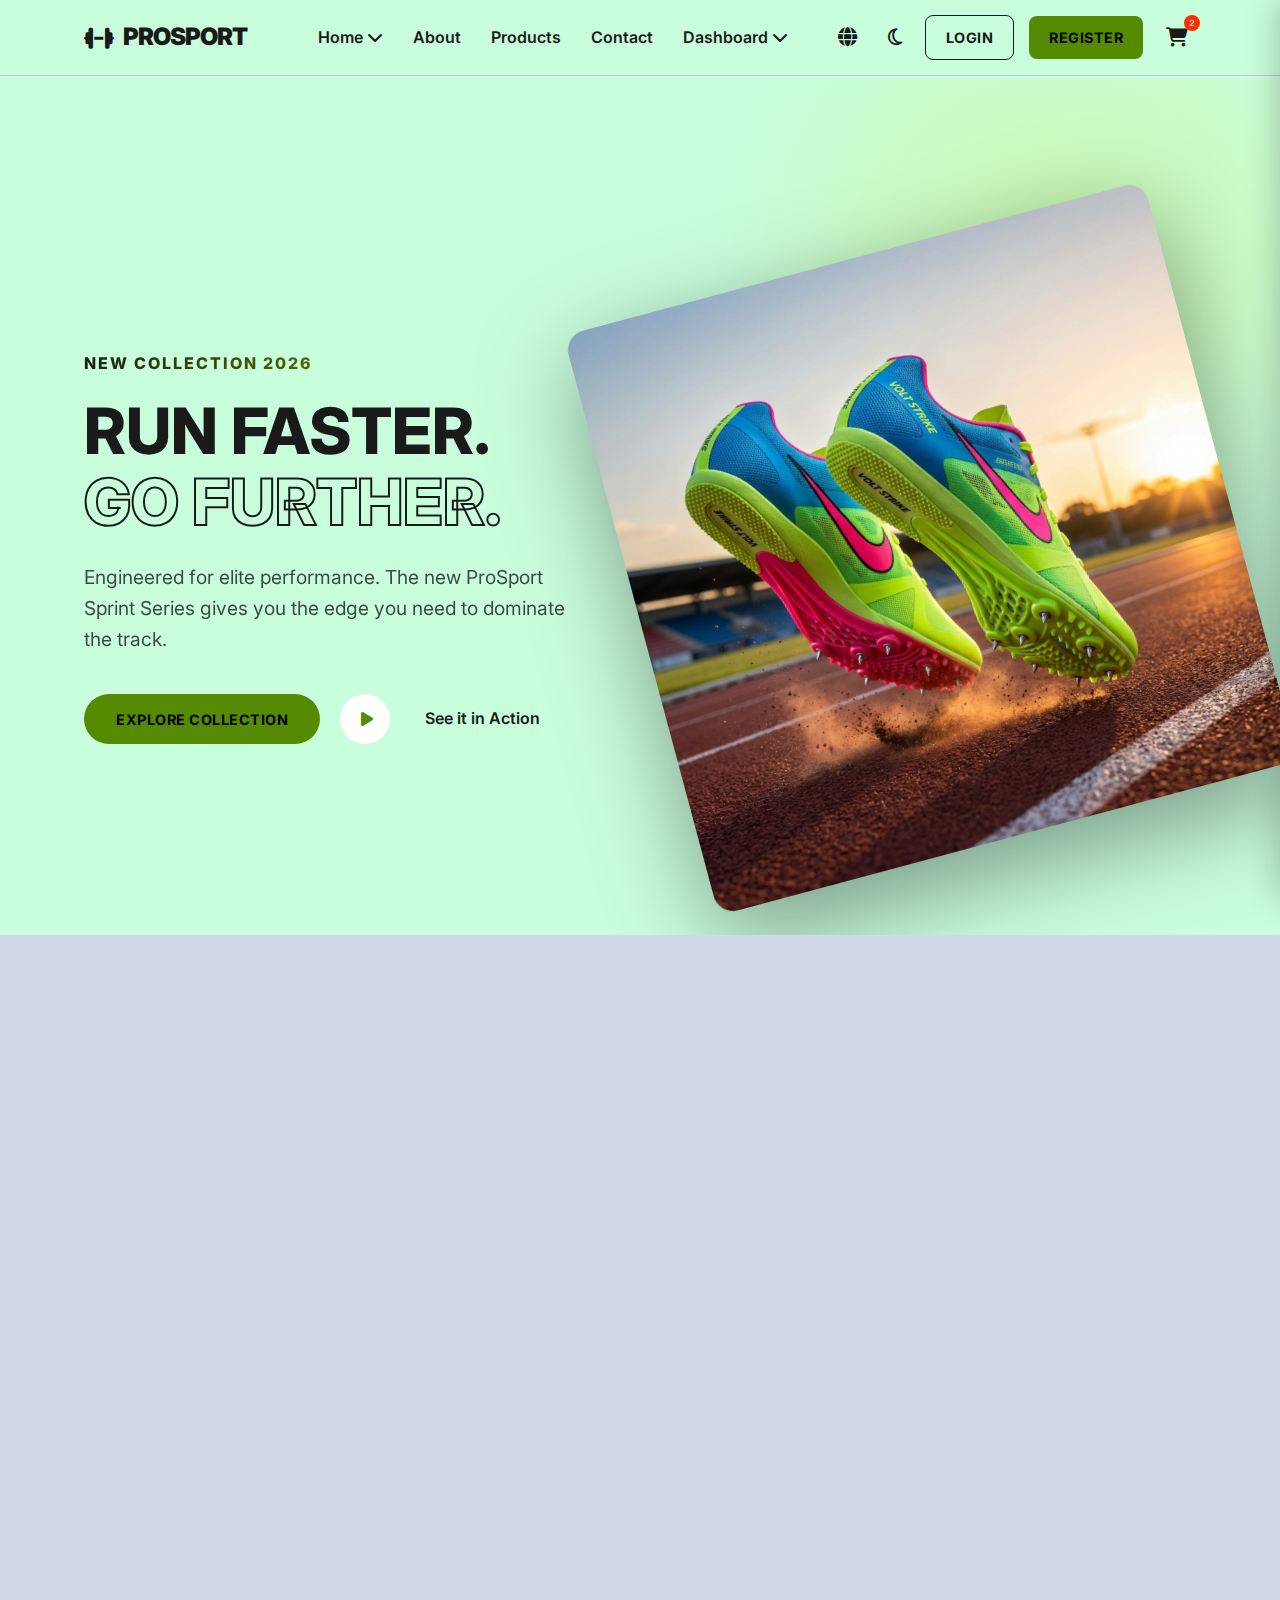
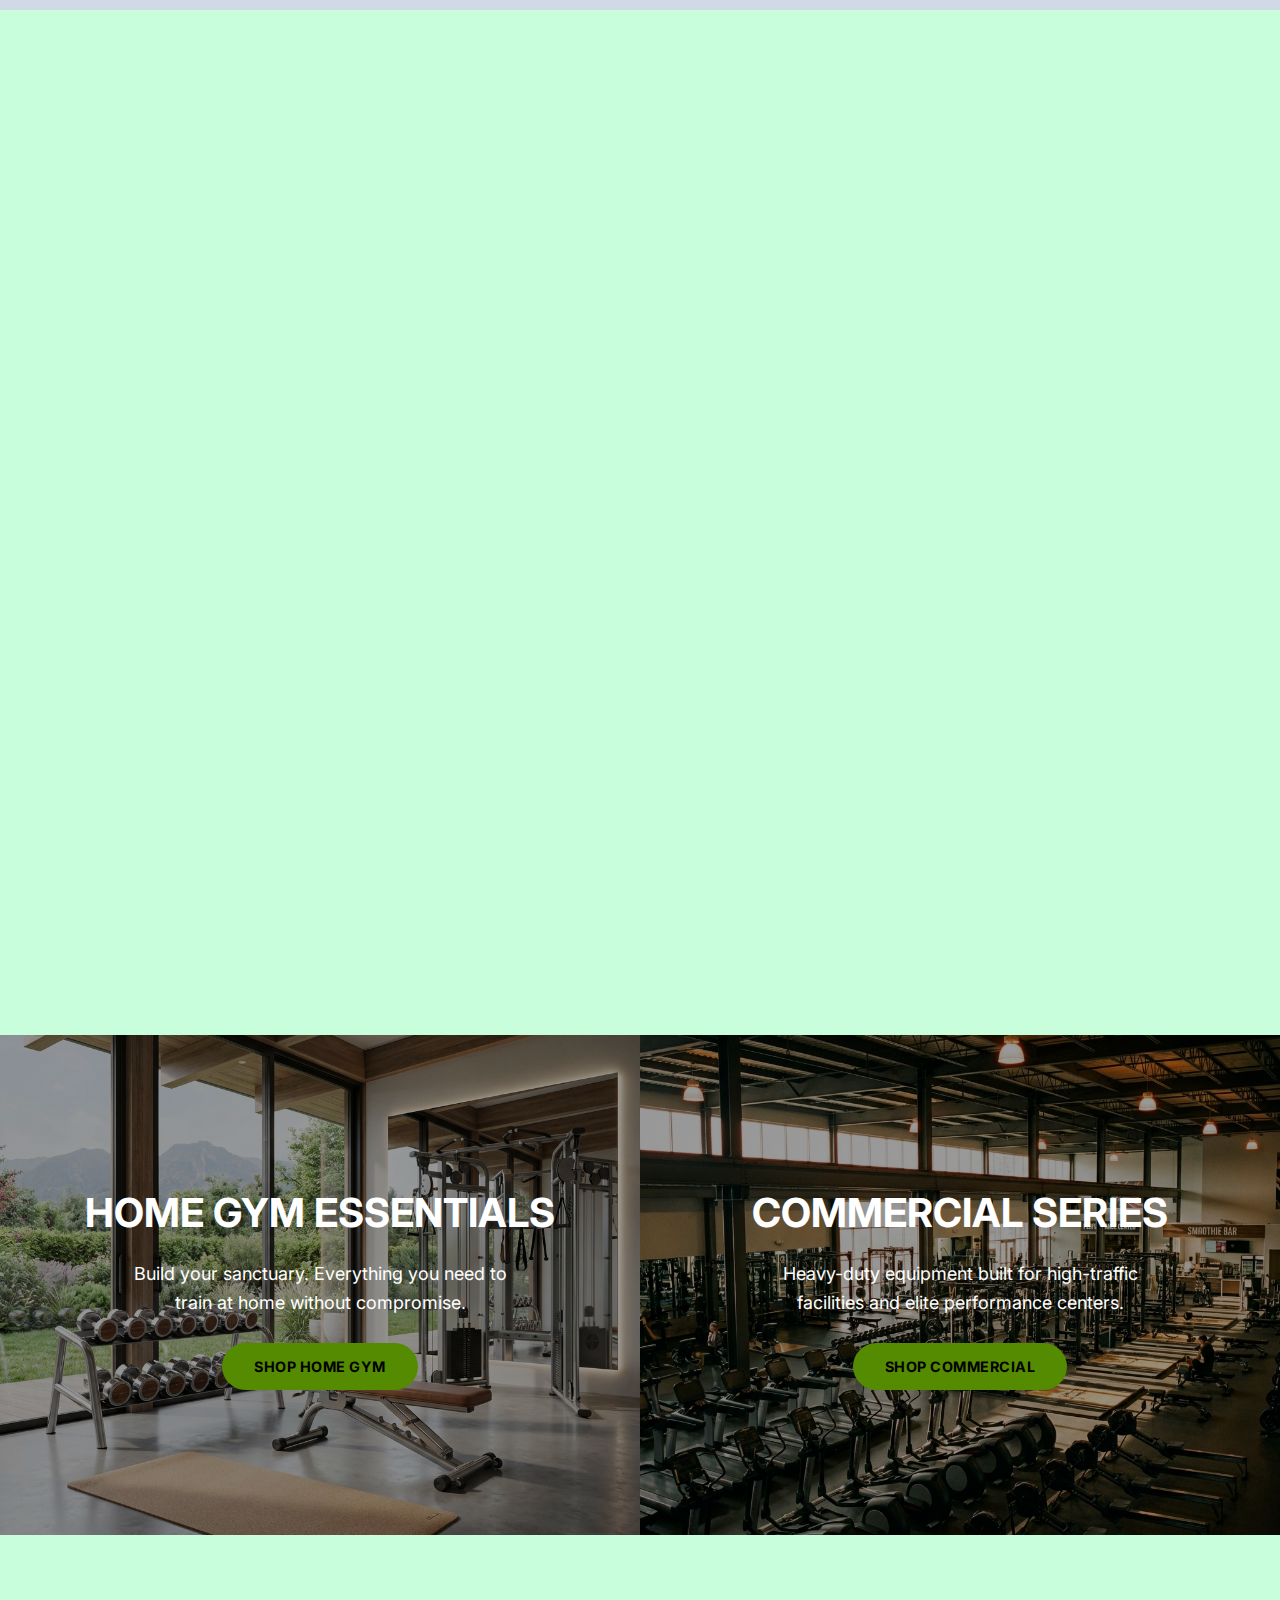
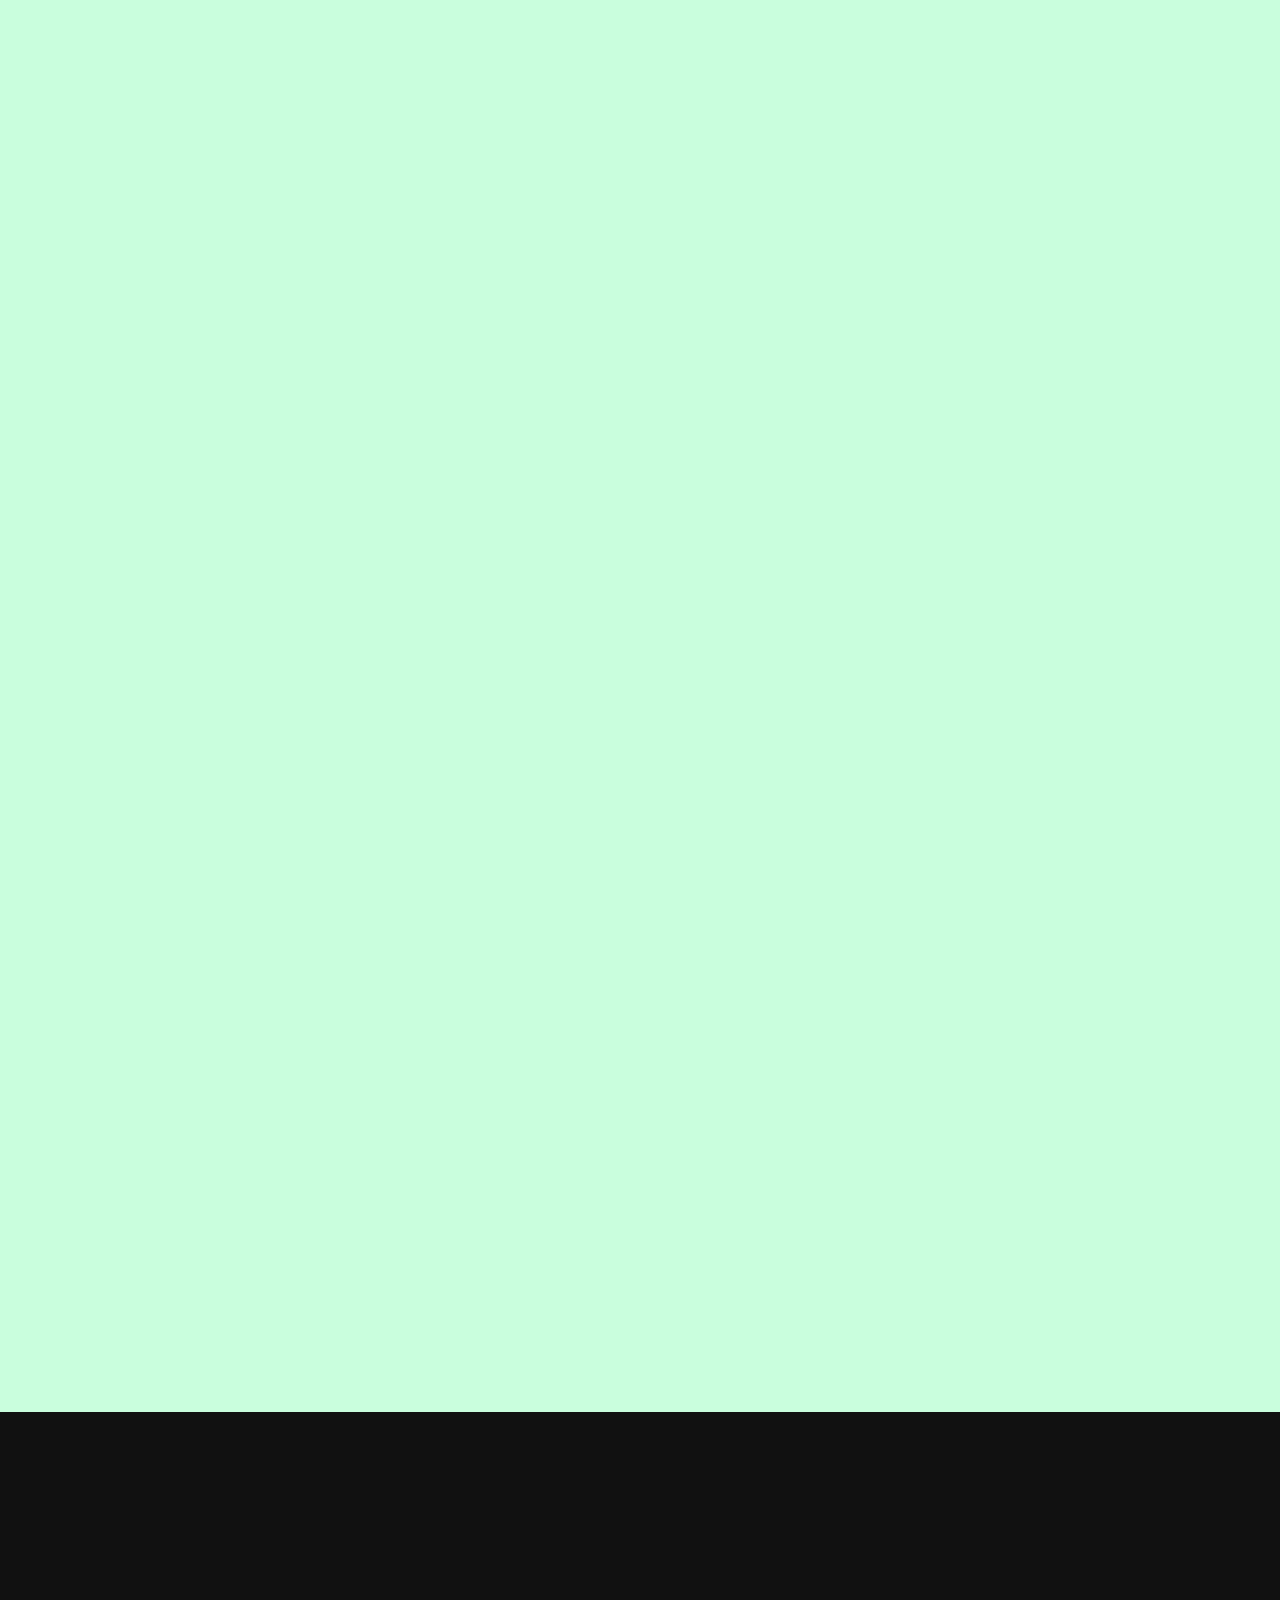
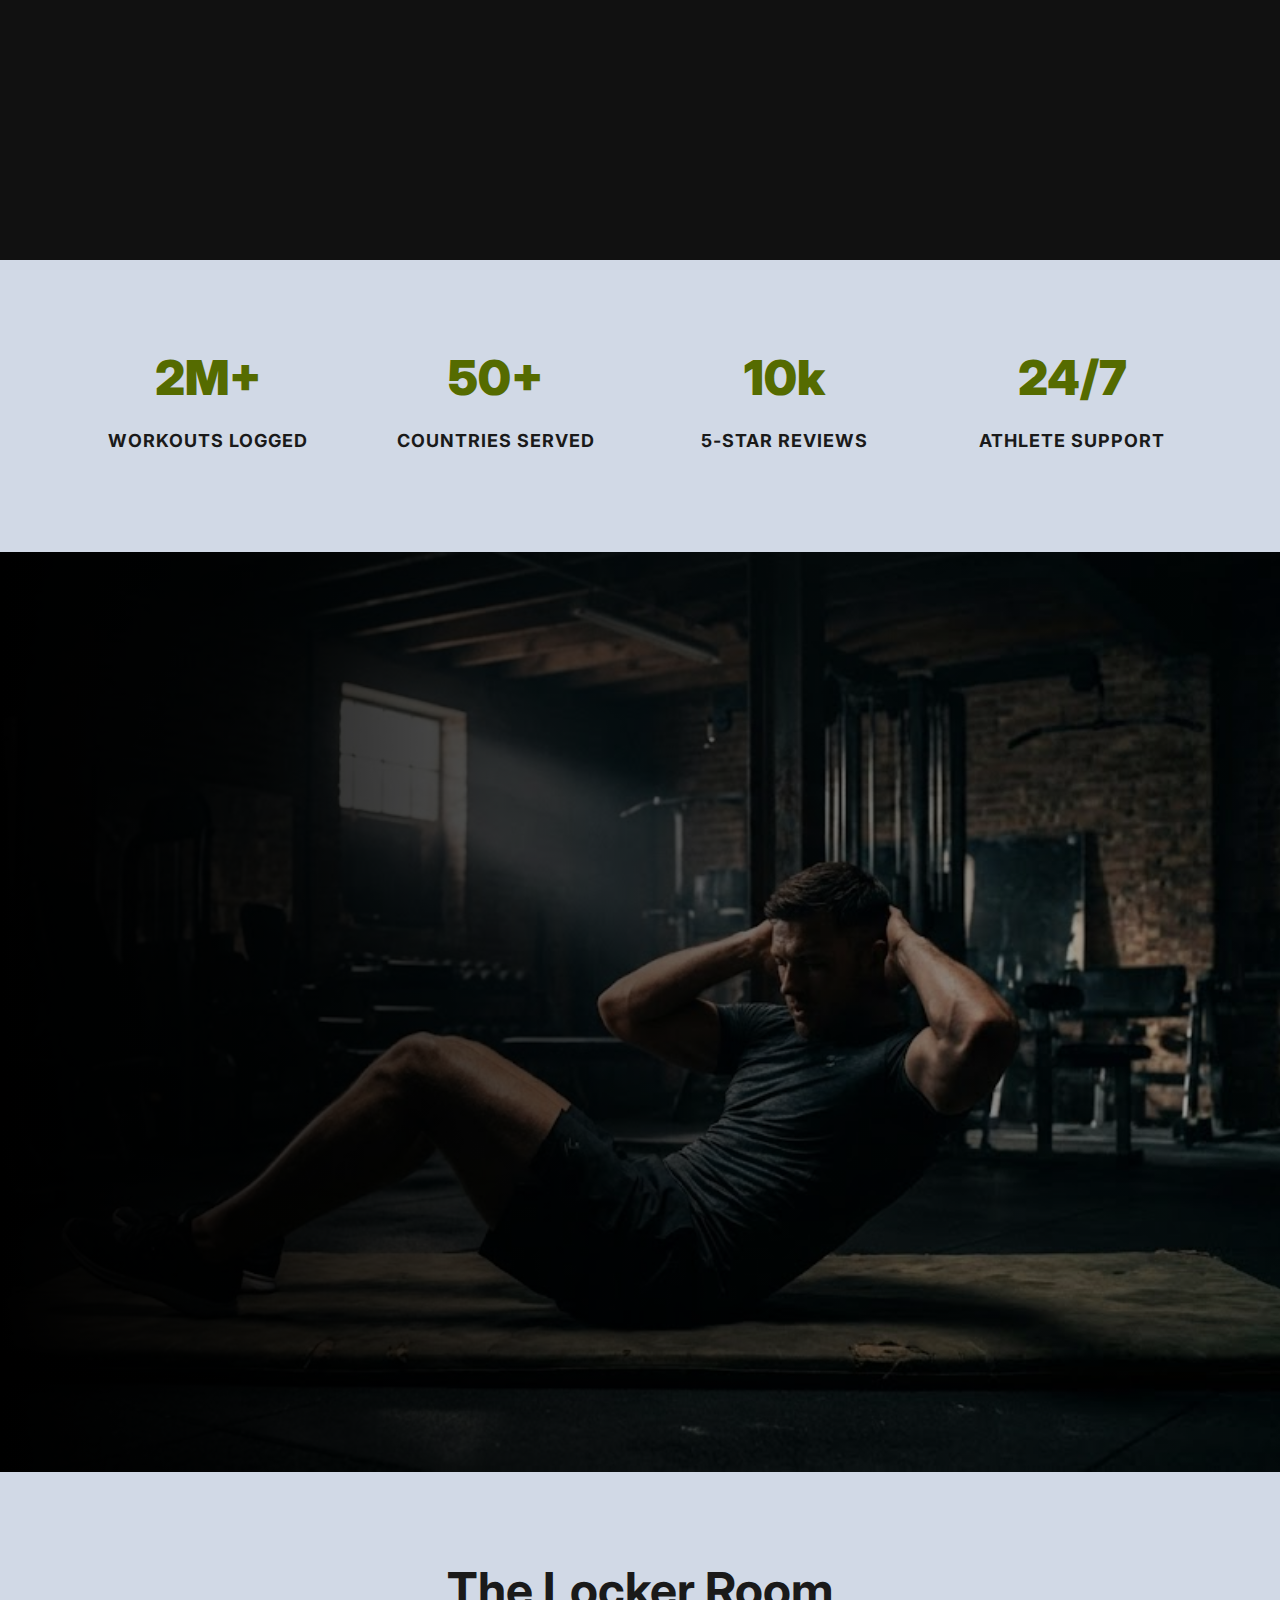
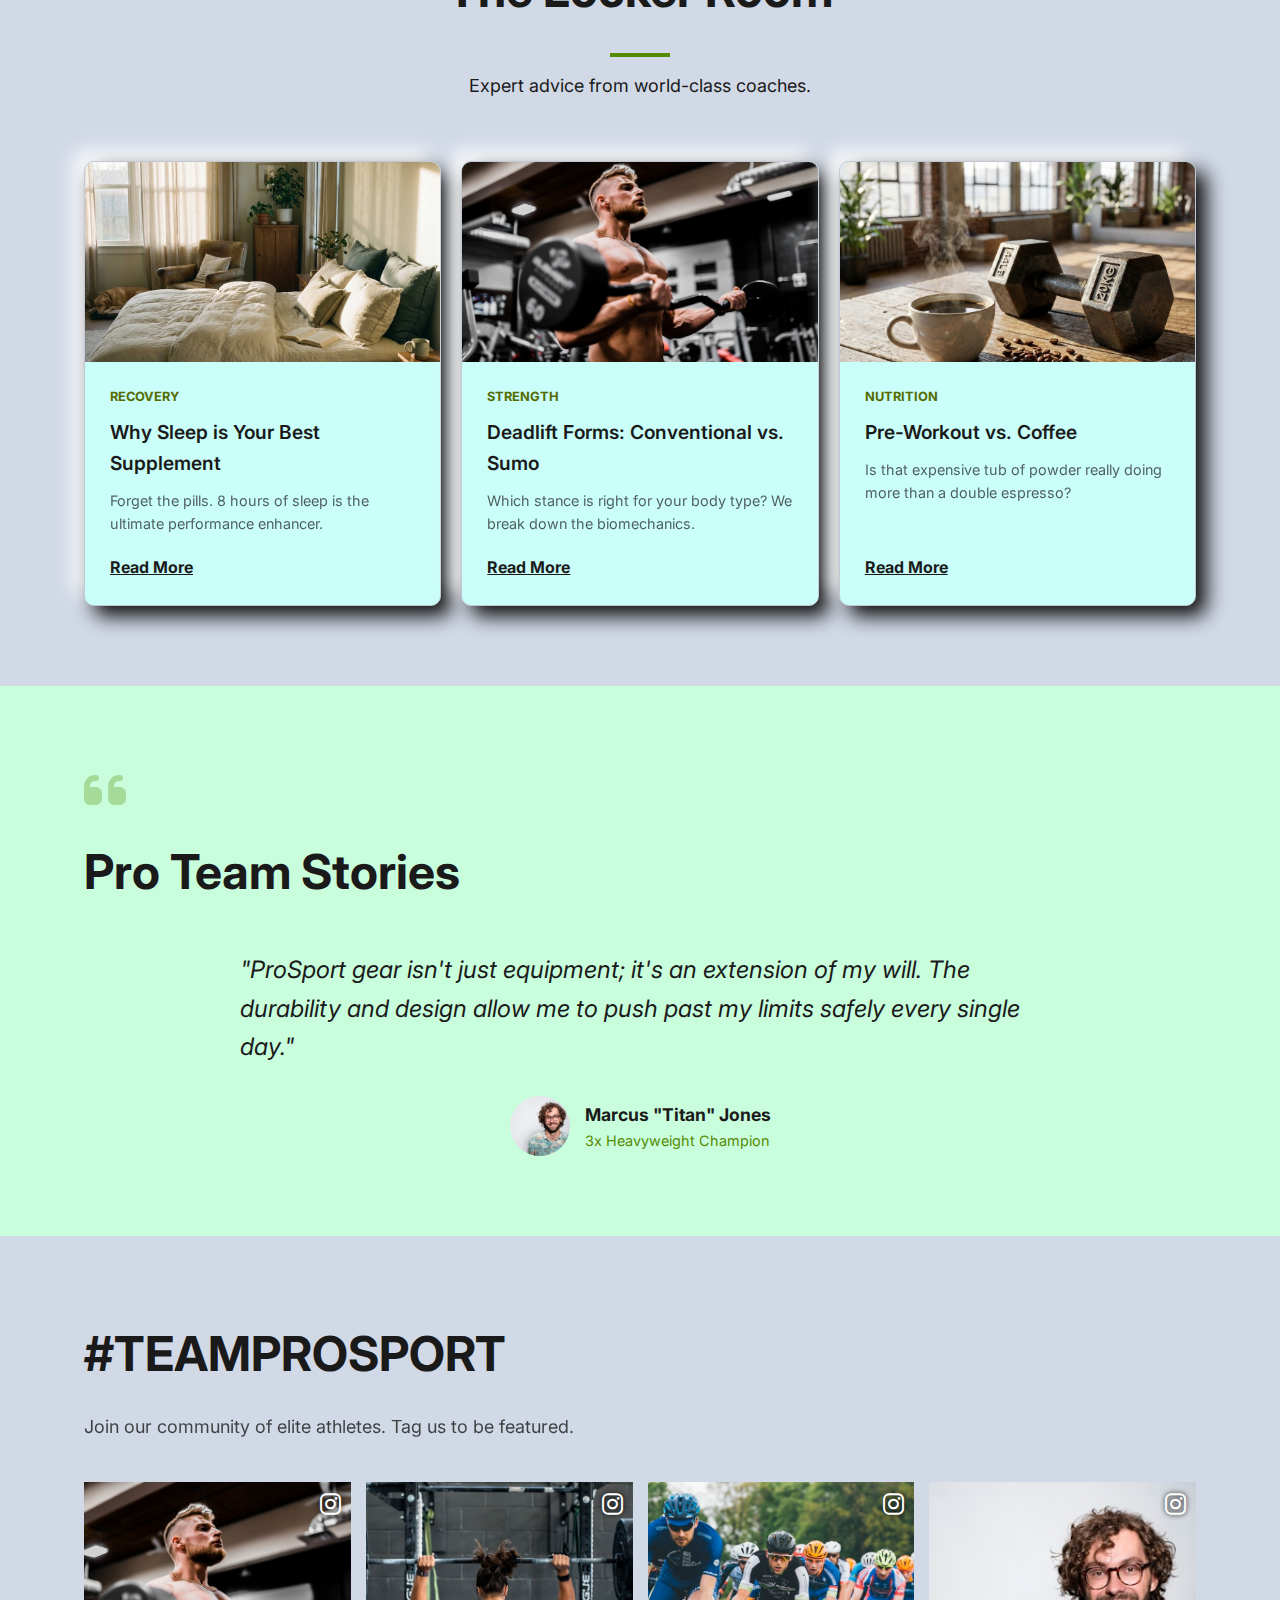
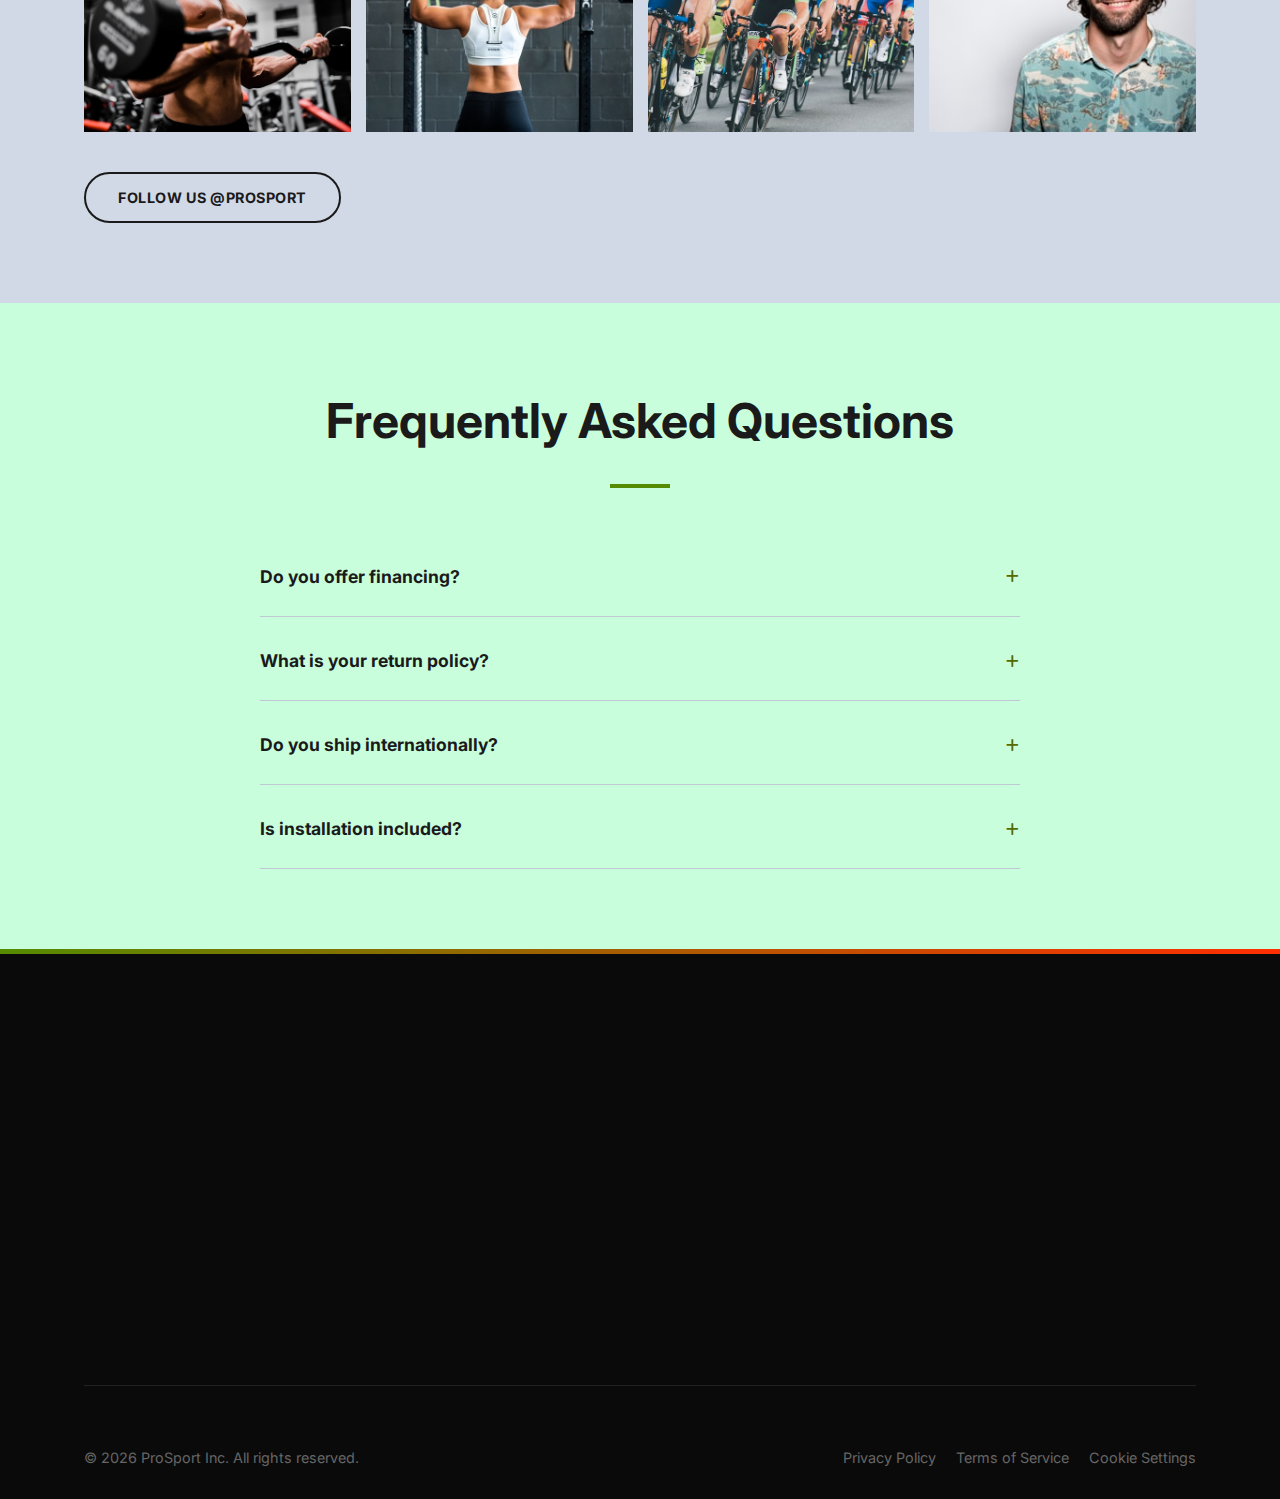
<file: index.html>
<!DOCTYPE html>
<html lang="en">

<head>
    <link rel="icon" type="image/svg+xml" href="Assets/favicon.svg">
    <meta charset="UTF-8">
    <meta name="viewport" content="width=device-width, initial-scale=1.0">
    <title>ProSport - Home - 1</title>
    <link rel="stylesheet" href="style.css">
    <link href="https://fonts.googleapis.com/css2?family=Inter:wght@300;400;500;600;700;800;900&display=swap"
        rel="stylesheet">
    <link rel="stylesheet" href="https://cdnjs.cloudflare.com/ajax/libs/font-awesome/6.4.0/css/all.min.css">
</head>

<body>

    <header>
        <div class="container">
            <nav>
                <a href="index.html" class="logo">
                    <i class="fas fa-dumbbell"></i> PROSPORT
                </a>

                <ul class="nav-links">
                    <!-- Mobile Menu Header -->
                    <li class="mobile-nav-header">
                        <div class="mobile-logo">
                            <i class="fas fa-dumbbell"></i> PROSPORT
                        </div>
                        <button class="mobile-close-btn"><i class="fas fa-times"></i></button>
                    </li>

                    <li class="dropdown">
                        <a href="#">Home <i class="fas fa-chevron-down"></i></a>
                        <ul class="dropdown-content">
                            <li><a href="index.html">Home - 1</a></li>
                            <li><a href="index2.html">Home - 2</a></li>
                        </ul>
                    </li>
                    <li><a href="about.html">About</a></li>
                    <li><a href="products.html">Products</a></li>
                    <li><a href="contact.html">Contact</a></li>

                    <li class="dropdown">
                        <a href="#">Dashboard <i class="fas fa-chevron-down"></i></a>
                        <ul class="dropdown-content">
                            <li><a href="user-dashboard.html">User Dashboard</a></li>
                            <li><a href="admin-dashboard.html">Admin Dashboard</a></li>
                        </ul>
                    </li>


                </ul>

                <div class="nav-actions">
                    <button class="icon-btn rtl-toggle" title="Toggle RTL"><i class="fas fa-globe"></i></button>
                    <button class="icon-btn theme-toggle" title="Toggle Theme"><i class="far fa-moon"></i></button>
                    <a href="login.html" class="btn btn-outline"
                        style="padding: 10px 20px; font-size: 0.9rem; border-width: 1px; border-radius: 8px;">Login</a>
                    <a href="register.html" class="btn"
                        style="padding: 10px 20px; font-size: 0.9rem; border-radius: 8px; color: black;">Register</a>
                    <button class="icon-btn cart-toggle" title="Cart" style="position: relative;">
                        <i class="fas fa-shopping-cart"></i>
                        <span class="cart-badge">2</span>
                    </button>
                    <div class="hamburger">
                        <span></span>
                        <span></span>
                        <span></span>
                    </div>
                </div>
            </nav>
        </div>
    </header>

    <section class="hero-split">
        <div class="container">
            <div class="hero-text-content" data-animate>
                <span class="gradient-text"
                    style="font-weight: 800; text-transform:uppercase; letter-spacing: 2px; margin-bottom: 20px; display: inline-block;">
                    New Collection 2026</span>
                <h1 style="font-size: clamp(3rem, 5vw, 5rem); line-height: 1.1; margin-bottom: 25px;">
                    RUN FASTER. <br> <span style="color: transparent; -webkit-text-stroke: 2px var(--text-color);">GO
                        FURTHER.</span>
                </h1>
                <p style="font-size: 1.2rem; opacity: 0.8; margin-bottom: 40px; max-width: 500px;">
                    Engineered for elite performance. The new ProSport Sprint Series gives you the edge you need to
                    dominate the track.
                </p>
                <div style="display: flex; gap: 20px; flex-wrap: wrap;">
                    <a href="shop.html" class="btn">Explore Collection</a>
                    <a href="#" class="play-btn-pulse"><i class="fas fa-play"
                            style="font-size: 1rem; margin-left: 3px;"></i></a>
                    <span style="font-weight: 600; align-self: center;">See it in Action</span>
                </div>
            </div>

            <div class="hero-visual" data-animate>
                <div class="hero-circle"></div>
                <!-- Using default image as placeholder, assuming user wants functionality over specific image if not generated specifically for this view -->
                <!-- Ideally I'd use a transparent PNG here. Using the sprint spikes image created earlier -->
                <img src="Assets/sprint_spikes.jpg" alt="Sprint Spikes" class="floating-product"
                    style="border-radius: 20px;">
            </div>
        </div>
    </section>

    <section class="section" style="background: var(--bg-secondary);">
        <div class="container">
            <div class="section-header" data-animate>
                <h2>Performance Categories</h2>
                <div class="section-underline"></div>
            </div>
            <div class="products-grid">
                <div class="category-card" data-animate>
                    <img src="Assets/cat1.jpg" alt="Strength" style="height: 100%; width: 100%; object-fit: cover;">
                    <div class="category-content">
                        <h3 style="color: white; margin-bottom: 5px;">Strength</h3>
                        <p style="color: #ddd; margin-bottom: 15px;">Heavy weights for heavy gains.</p>
                        <a href="#" style="color: var(--primary-text-visible); font-weight: bold;">View Products
                            &rarr;</a>
                    </div>
                </div>
                <div class="category-card" data-animate>
                    <img src="Assets/cat2.jpg" alt="Cardio" style="height: 100%; width: 100%; object-fit: cover;">
                    <div class="category-content">
                        <h3 style="color: white; margin-bottom: 5px;">Cardio</h3>
                        <p style="color: #ddd; margin-bottom: 15px;">Endurance equipment for pros.</p>
                        <a href="#" style="color: var(--primary-text-visible); font-weight: bold;">View Products
                            &rarr;</a>
                    </div>
                </div>
                <div class="category-card" data-animate>
                    <img src="Assets/cat3.jpg" alt="Accessories" style="height: 100%; width: 100%; object-fit: cover;">
                    <div class="category-content">
                        <h3 style="color: white; margin-bottom: 5px;">Recovery</h3>
                        <p style="color: #ddd; margin-bottom: 15px;">Tools to keep you moving.</p>
                        <a href="#" style="color: var(--primary-text-visible); font-weight: bold;">View Products
                            &rarr;</a>
                    </div>
                </div>
            </div>
        </div>
    </section>

    <!-- Why Choose Us -->
    <section class="section">
        <div class="container">
            <div class="section-header" data-animate>
                <h2>Why ProSport?</h2>
                <div class="section-underline"></div>
                <p>We are the gold standard in athletic performance equipment.</p>
            </div>
            <div style="display: grid; grid-template-columns: repeat(auto-fit, minmax(250px, 1fr)); gap: 40px;">
                <div class="info-card" data-animate>
                    <i class="fas fa-shield-alt"
                        style="font-size: 2.5rem; color: var(--primary-color); margin-bottom: 20px;"></i>
                    <h3>Lifetime Warranty</h3>
                    <p style="opacity: 0.7;">We stand behind our steel. If it breaks, we replace it. No questions asked.
                        Valid on all structural components.</p>
                </div>
                <div class="info-card" data-animate>
                    <i class="fas fa-truck-fast"
                        style="font-size: 2.5rem; color: var(--primary-color); margin-bottom: 20px;"></i>
                    <h3>Fast Shipping</h3>
                    <p style="opacity: 0.7;">Same-day dispatch for orders before 2 PM. Free shipping on orders over
                        $1,000 anywhere in the continental US.</p>
                </div>
                <div class="info-card" data-animate>
                    <i class="fas fa-headset"
                        style="font-size: 2.5rem; color: var(--primary-color); margin-bottom: 20px;"></i>
                    <h3>Expert Support</h3>
                    <p style="opacity: 0.7;">Our support team consists of certified trainers and engineers who can help
                        you pick the perfect gear.</p>
                </div>
                <div class="info-card" data-animate>
                    <i class="fas fa-star"
                        style="font-size: 2.5rem; color: var(--primary-color); margin-bottom: 20px;"></i>
                    <h3>Top Rated</h3>
                    <p style="opacity: 0.7;">Rated 4.9/5 by over 10,000 professional athletes and gym owners worldwide.
                    </p>
                </div>
            </div>
        </div>
    </section>

    <!-- Featured Collections (Parallax Banners) -->
    <section class="section" style="padding: 0;">
        <!-- Collection 1 -->
        <div style="display: flex; flex-wrap: wrap;">
            <div style="flex: 1; min-width: 300px; height: 500px; position: relative;">
                <img src="Assets/gym-bg1.jpg" style="width: 100%; height: 100%; object-fit: cover;">
                <div
                    style="position: absolute; inset: 0; background: rgba(0,0,0,0.4); display: flex; align-items: center; justify-content: center; flex-direction: column; text-align: center; padding: 20px;">
                    <h2 style="color: white; font-size: 2.5rem; margin-bottom: 15px;">HOME GYM ESSENTIALS</h2>
                    <p style="color: white; margin-bottom: 25px; max-width: 400px;">Build your sanctuary. Everything you
                        need to train at home without compromise.</p>
                    <a href="shop.html" class="btn">Shop Home Gym</a>
                </div>
            </div>
            <!-- Collection 2 -->
            <div style="flex: 1; min-width: 300px; height: 500px; position: relative;">
                <img src="Assets/gym-bg3.jpg" style="width: 100%; height: 100%; object-fit: cover;">
                <div
                    style="position: absolute; inset: 0; background: rgba(0,0,0,0.4); display: flex; align-items: center; justify-content: center; flex-direction: column; text-align: center; padding: 20px;">
                    <h2 style="color: white; font-size: 2.5rem; margin-bottom: 15px;">COMMERCIAL SERIES</h2>
                    <p style="color: white; margin-bottom: 25px; max-width: 400px;">Heavy-duty equipment built for
                        high-traffic facilities and elite performance centers.</p>
                    <a href="shop.html" class="btn">Shop Commercial</a>
                </div>
            </div>
        </div>
    </section>

    <section class="section" id="shop">
        <div class="container">
            <div class="mobile-wrap-header"
                style="display: flex; justify-content: space-between; align-items: flex-end; margin-bottom: 50px;">
                <div data-animate>
                    <h4 style="color: var(--primary-text-visible); letter-spacing: 2px;">SHOP NOW</h4>
                    <h2>LATEST ARRIVALS</h2>
                </div>
                <a href="products.html" class="btn btn-outline" data-animate="fade-left">View All Products</a>
            </div>

            <div class="products-grid">
                <!-- Product 1 -->
                <div class="product-card" data-animate>
                    <div class="product-image">
                        <img src="Assets/hex_dumbbell.jpg" alt="Product">
                        <div
                            style="position: absolute; top: 15px; left: 15px; background: var(--accent-color); color: white; padding: 5px 10px; font-weight: bold; border-radius: 4px; font-size: 0.8rem;">
                            NEW</div>
                        <button class="wishlist-btn">
                            <i class="far fa-heart"></i>
                        </button>
                    </div>
                    <div class="product-info">
                        <h4>Hex Dumbbell Set</h4>
                        <p style="opacity: 0.6; font-size: 0.9rem;">Strength Training</p>
                        <div
                            style="display: flex; justify-content: space-between; align-items: center; margin-top: auto;">
                            <span class="price">$49.99</span>
                            <button class="icon-btn"
                                style="background: var(--primary-color); color: black; border-radius: 50%; width: 40px; height: 40px; display: flex; align-items: center; justify-content: center;"><i
                                    class="fas fa-plus"></i></button>
                        </div>
                    </div>
                </div>
                <!-- Product 2 -->
                <div class="product-card" data-animate>
                    <div class="product-image">
                        <img src="Assets/treadmill.jpg" alt="Product">
                        <button class="wishlist-btn">
                            <i class="far fa-heart"></i>
                        </button>
                    </div>
                    <div class="product-info">
                        <h4>Pro Runner T500</h4>
                        <p style="opacity: 0.6; font-size: 0.9rem;">Cardio</p>
                        <div
                            style="display: flex; justify-content: space-between; align-items: center; margin-top: auto;">
                            <span class="price">$1,299.00</span>
                            <button class="icon-btn"
                                style="background: var(--primary-color); color: black; border-radius: 50%; width: 40px; height: 40px; display: flex; align-items: center; justify-content: center;"><i
                                    class="fas fa-plus"></i></button>
                        </div>
                    </div>
                </div>
                <!-- Product 3 -->
                <div class="product-card" data-animate>
                    <div class="product-image">
                        <img src="Assets/water_bottle.jpg" alt="Product">
                        <button class="wishlist-btn">
                            <i class="far fa-heart"></i>
                        </button>
                    </div>
                    <div class="product-info">
                        <h4>Hydrate Elite Bottle</h4>
                        <p style="opacity: 0.6; font-size: 0.9rem;">Accessories</p>
                        <div
                            style="display: flex; justify-content: space-between; align-items: center; margin-top: auto;">
                            <span class="price">$25.00</span>
                            <button class="icon-btn"
                                style="background: var(--primary-color); color: black; border-radius: 50%; width: 40px; height: 40px; display: flex; align-items: center; justify-content: center;"><i
                                    class="fas fa-plus"></i></button>
                        </div>
                    </div>
                </div>
                <!-- Product 4 -->
                <div class="product-card" data-animate>
                    <div class="product-image">
                        <img src="Assets/yoga_mat.jpg" alt="Product">
                        <button class="wishlist-btn">
                            <i class="far fa-heart"></i>
                        </button>
                    </div>
                    <div class="product-info">
                        <h4>Yoga Pro Mat</h4>
                        <p style="opacity: 0.6; font-size: 0.9rem;">Yoga</p>
                        <div
                            style="display: flex; justify-content: space-between; align-items: center; margin-top: auto;">
                            <span class="price">$89.00</span>
                            <button class="icon-btn"
                                style="background: var(--primary-color); color: black; border-radius: 50%; width: 40px; height: 40px; display: flex; align-items: center; justify-content: center;"><i
                                    class="fas fa-plus"></i></button>
                        </div>
                    </div>
                </div>
            </div>

            <!-- New Scrollable Content Section -->
            <div style="margin-top: 80px;" data-animate>
                <div class="flex-between" style="margin-bottom: 30px;">
                    <h3>Best Sellers</h3>
                    <a href="shop.html" class="btn btn-outline" style="font-size: 0.8rem; padding: 8px 20px;">View
                        More</a>
                </div>
                <div class="products-grid">
                    <!-- Product 5 -->
                    <div class="product-card">
                        <div class="product-image">
                            <img src="Assets/kettlebell.jpg" alt="Product">
                            <button
                                style="position: absolute; top: 15px; right: 15px; background: #111; border: none; width: 35px; height: 35px; border-radius: 50%; display: flex; align-items: center; justify-content: center; cursor: pointer; transition: 0.3s; color: var(--primary-color);">
                                <i class="far fa-heart"></i>
                            </button>
                        </div>
                        <div class="product-info">
                            <h4>Kettlebell King 16kg</h4>
                            <p style="opacity: 0.6; font-size: 0.9rem;">Strength</p>
                            <div
                                style="display: flex; justify-content: space-between; align-items: center; margin-top: auto;">
                                <span class="price">$35.00</span>
                                <button class="icon-btn"
                                    style="background: var(--primary-color); color: black; border-radius: 50%; width: 40px; height: 40px; display: flex; align-items: center; justify-content: center;"><i
                                        class="fas fa-plus"></i></button>
                            </div>
                        </div>
                    </div>
                    <!-- Product 6 -->
                    <div class="product-card">
                        <div class="product-image">
                            <img src="Assets/sprint_spikes.jpg" alt="Product">
                            <div
                                style="position: absolute; top: 15px; left: 15px; background: #e91e63; color: white; padding: 5px 10px; font-weight: bold; border-radius: 4px; font-size: 0.8rem;">
                                HOT</div>
                            <button
                                style="position: absolute; top: 15px; right: 15px; background: #111; border: none; width: 35px; height: 35px; border-radius: 50%; display: flex; align-items: center; justify-content: center; cursor: pointer; transition: 0.3s; color: var(--primary-color);">
                                <i class="far fa-heart"></i>
                            </button>
                        </div>
                        <div class="product-info">
                            <h4>Sprint spikes V2</h4>
                            <p style="opacity: 0.6; font-size: 0.9rem;">Track</p>
                            <div
                                style="display: flex; justify-content: space-between; align-items: center; margin-top: auto;">
                                <span class="price">$110.00</span>
                                <button class="icon-btn"
                                    style="background: var(--primary-color); color: black; border-radius: 50%; width: 40px; height: 40px; display: flex; align-items: center; justify-content: center;"><i
                                        class="fas fa-plus"></i></button>
                            </div>
                        </div>
                    </div>
                    <!-- Product 7 -->
                    <div class="product-card">
                        <div class="product-image">
                            <img src="Assets/resistance_bands.jpg" alt="Product">
                            <button
                                style="position: absolute; top: 15px; right: 15px; background: #111; border: none; width: 35px; height: 35px; border-radius: 50%; display: flex; align-items: center; justify-content: center; cursor: pointer; transition: 0.3s; color: var(--primary-color);">
                                <i class="far fa-heart"></i>
                            </button>
                        </div>
                        <div class="product-info">
                            <h4>Resistance Loop</h4>
                            <p style="opacity: 0.6; font-size: 0.9rem;">Recovery</p>
                            <div
                                style="display: flex; justify-content: space-between; align-items: center; margin-top: auto;">
                                <span class="price">$12.00</span>
                                <button class="icon-btn"
                                    style="background: var(--primary-color); color: black; border-radius: 50%; width: 40px; height: 40px; display: flex; align-items: center; justify-content: center;"><i
                                        class="fas fa-plus"></i></button>
                            </div>
                        </div>
                    </div>
                    <!-- Product 8 -->
                    <div class="product-card">
                        <div class="product-image">
                            <img src="Assets/weighted_vest.jpg" alt="Product">
                            <button
                                style="position: absolute; top: 15px; right: 15px; background: #111; border: none; width: 35px; height: 35px; border-radius: 50%; display: flex; align-items: center; justify-content: center; cursor: pointer; transition: 0.3s; color: var(--primary-color);">
                                <i class="far fa-heart"></i>
                            </button>
                        </div>
                        <div class="product-info">
                            <h4>Weighted Vest</h4>
                            <p style="opacity: 0.6; font-size: 0.9rem;">Calisthenics</p>
                            <div
                                style="display: flex; justify-content: space-between; align-items: center; margin-top: auto;">
                                <span class="price">$65.00</span>
                                <button class="icon-btn"
                                    style="background: var(--primary-color); color: black; border-radius: 50%; width: 40px; height: 40px; display: flex; align-items: center; justify-content: center;"><i
                                        class="fas fa-plus"></i></button>
                            </div>
                        </div>
                    </div>
                </div>
            </div>
        </div>
    </section>

    <section class="section" style="background: #111; color: white; text-align: center;">
        <div class="container" data-animate>
            <i class="fas fa-envelope-open-text"
                style="font-size: 3rem; color: var(--primary-color); margin-bottom: 20px;"></i>
            <h2>JOIN THE CLUB</h2>
            <p style="opacity: 0.7; margin-bottom: 30px;">Get exclusive access to new drops and 15% off your first
                order.</p>
            <form style="max-width: 500px; margin: 0 auto; display: flex; gap: 10px;">
                <input type="email" placeholder="Enter your email"
                    style="flex: 1; padding: 15px; border-radius: 5px; border: none; outline: none;">
                <button class="btn">Subscribe</button>
            </form>
        </div>
    </section>

    <section class="section" style="background: var(--bg-secondary);">
        <div class="container">
            <div
                style="display: grid; grid-template-columns: repeat(auto-fit, minmax(200px, 1fr)); gap: 40px; text-align: center;">
                <div>
                    <div
                        style="font-size: 3rem; font-weight: 900; color: var(--primary-text-visible); margin-bottom: 10px;">
                        2M+</div>
                    <p style="text-transform: uppercase; letter-spacing: 1px; font-weight: bold;">Workouts Logged</p>
                </div>
                <div>
                    <div
                        style="font-size: 3rem; font-weight: 900; color: var(--primary-text-visible); margin-bottom: 10px;">
                        50+</div>
                    <p style="text-transform: uppercase; letter-spacing: 1px; font-weight: bold;">Countries Served</p>
                </div>
                <div>
                    <div
                        style="font-size: 3rem; font-weight: 900; color: var(--primary-text-visible); margin-bottom: 10px;">
                        10k</div>
                    <p style="text-transform: uppercase; letter-spacing: 1px; font-weight: bold;">5-Star Reviews</p>
                </div>
                <div>
                    <div
                        style="font-size: 3rem; font-weight: 900; color: var(--primary-text-visible); margin-bottom: 10px;">
                        24/7</div>
                    <p style="text-transform: uppercase; letter-spacing: 1px; font-weight: bold;">Athlete Support</p>
                </div>
            </div>
        </div>
    </section>

    <section class="membership-section">
        <div class="membership-overlay"></div>
        <div class="container membership-container">

            <div class="membership-header" data-animate="fade-right">
                <h2>Sport Gym Membership</h2>
                <p>14 days unlimited free trial. No contract or credit card required.</p>
            </div>

            <div class="membership-grid">

                <div class="mem-card" data-animate="fade-up" style="transition-delay: 0.1s;">
                    <div>
                        <h3 class="mem-title">Standard Pass</h3>
                        <span class="mem-subtitle">Membership</span>
                        <div class="mem-price">$15 <span class="mem-period">/ month</span></div>
                    </div>

                    <div class="mem-divider"></div>

                    <ul class="mem-features">
                        <li><i class="fas fa-check"></i> Personalised Workout</li>
                        <li><i class="fas fa-check"></i> Exercise Form Connection</li>
                        <li><i class="fas fa-check"></i> Lifestyle Plan</li>
                    </ul>

                    <a href="#" class="mem-btn">Choose Plan</a>
                </div>

                <div class="mem-card" data-animate="fade-up" style="transition-delay: 0.2s;">
                    <div>
                        <h3 class="mem-title">Pro Athlete</h3>
                        <span class="mem-subtitle">Membership</span>
                        <div class="mem-price">$30 <span class="mem-period">/ month</span></div>
                    </div>

                    <div class="mem-divider"></div>

                    <ul class="mem-features">
                        <li><i class="fas fa-check"></i> Personalised Workout</li>
                        <li><i class="fas fa-check"></i> Exercise Form Connection</li>
                        <li><i class="fas fa-check"></i> Lifestyle Plan</li>
                        <li><i class="fas fa-check"></i> Personalised Program</li>
                    </ul>

                    <a href="#" class="mem-btn active">Choose Plan</a>
                </div>

                <div class="mem-card" data-animate="fade-up" style="transition-delay: 0.3s;">
                    <div>
                        <h3 class="mem-title">Elite Squad</h3>
                        <span class="mem-subtitle">Membership</span>
                        <div class="mem-price">$50 <span class="mem-period">/ month</span></div>
                    </div>

                    <div class="mem-divider"></div>

                    <ul class="mem-features">
                        <li><i class="fas fa-check"></i> Personalised Workout</li>
                        <li><i class="fas fa-check"></i> Exercise Form Connection</li>
                        <li><i class="fas fa-check"></i> Lifestyle Plan</li>
                        <li><i class="fas fa-check"></i> Personalised Program</li>
                        <li><i class="fas fa-check"></i> 8-12 Weeks Plan</li>
                    </ul>

                    <a href="#" class="mem-btn">Choose Plan</a>
                </div>

            </div>
        </div>
    </section>

    <section class="section" style="background: var(--bg-secondary);">
        <div class="container">
            <div class="section-header">
                <h2>The Locker Room</h2>
                <div class="section-underline"></div>
                <p style="margin-top: 15px;">Expert advice from world-class coaches.</p>
            </div>
            <div class="products-grid">
                <article class="blog-card">
                    <div class="blog-image">
                        <img src="Assets/img_sleep_recovery_1768241939613.png" alt="Recovery">
                    </div>
                    <div class="blog-content">
                        <div class="blog-category">RECOVERY</div>
                        <h3 style="font-size: 1.2rem; margin-bottom: 10px;">Why Sleep is Your Best Supplement</h3>
                        <p style="font-size: 0.9rem; opacity: 0.7; margin-bottom: 20px;">Forget the pills. 8 hours of
                            sleep is the ultimate performance enhancer.</p>
                        <a href="#" style="font-weight: bold; text-decoration: underline; margin-top: auto;">Read
                            More</a>
                    </div>
                </article>
                <article class="blog-card">
                    <div class="blog-image">
                        <img src="Assets/cat1.jpg" alt="Strength">
                    </div>
                    <div class="blog-content">
                        <div class="blog-category">STRENGTH</div>
                        <h3 style="font-size: 1.2rem; margin-bottom: 10px;">Deadlift Forms: Conventional vs. Sumo</h3>
                        <p style="font-size: 0.9rem; opacity: 0.7; margin-bottom: 20px;">Which stance is right for your
                            body type? We break down the biomechanics.</p>
                        <a href="#" style="font-weight: bold; text-decoration: underline; margin-top: auto;">Read
                            More</a>
                    </div>
                </article>
                <article class="blog-card">
                    <div class="blog-image">
                        <img src="Assets/img_coffee_gym_1768241990612.png" alt="Nutrition">
                    </div>
                    <div class="blog-content">
                        <div class="blog-category">NUTRITION</div>
                        <h3 style="font-size: 1.2rem; margin-bottom: 10px;">Pre-Workout vs. Coffee</h3>
                        <p style="font-size: 0.9rem; opacity: 0.7; margin-bottom: 20px;">Is that expensive tub of powder
                            really doing more than a double espresso?</p>
                        <a href="#" style="font-weight: bold; text-decoration: underline; margin-top: auto;">Read
                            More</a>
                    </div>
                </article>
            </div>
        </div>
    </section>

    <section class="section">
        <div class="container text-center">
            <i class="fas fa-quote-left"
                style="font-size: 3rem; color: var(--primary-color); opacity: 0.3; margin-bottom: 20px;"></i>
            <h2 style="margin-bottom: 40px;">Pro Team Stories</h2>
            <div style="max-width: 800px; margin: 0 auto;">
                <p style="font-size: 1.5rem; font-style: italic; line-height: 1.6; margin-bottom: 30px;">"ProSport gear
                    isn't just equipment; it's an extension of my will. The durability and design allow me to push past
                    my limits safely every single day."</p>
                <div style="display: flex; align-items: center; justify-content: center; gap: 15px;">
                    <img src="Assets/team1.jpg"
                        style="width: 60px; height: 60px; border-radius: 50%; object-fit: cover;">
                    <div style="text-align: left;">
                        <div style="font-weight: bold; font-size: 1.1rem;">Marcus "Titan" Jones</div>
                        <div style="color: var(--primary-color); font-size: 0.9rem;">3x Heavyweight Champion</div>
                    </div>
                </div>
            </div>
        </div>
    </section>

    <!-- Instagram/Community Feed -->
    <section class="section" style="background: var(--bg-secondary);">
        <div class="container text-center">
            <h2 style="margin-bottom: 20px;">#TEAMPROSPORT</h2>
            <p style="margin-bottom: 40px; opacity: 0.8;">Join our community of elite athletes. Tag us to be featured.
            </p>
            <div style="display: grid; grid-template-columns: repeat(auto-fit, minmax(200px, 1fr)); gap: 15px;">
                <div style="height: 250px; overflow: hidden; position: relative;">
                    <img src="Assets/cat1.jpg" style="width: 100%; height: 100%; object-fit: cover; transition: 0.3s;">
                    <i class="fab fa-instagram"
                        style="position: absolute; top: 10px; right: 10px; color: white; font-size: 1.5rem; text-shadow: 0 0 5px black;"></i>
                </div>
                <div style="height: 250px; overflow: hidden; position: relative;">
                    <img src="Assets/cat2.jpg" style="width: 100%; height: 100%; object-fit: cover; transition: 0.3s;">
                    <i class="fab fa-instagram"
                        style="position: absolute; top: 10px; right: 10px; color: white; font-size: 1.5rem; text-shadow: 0 0 5px black;"></i>
                </div>
                <div style="height: 250px; overflow: hidden; position: relative;">
                    <img src="Assets/cat3.jpg" style="width: 100%; height: 100%; object-fit: cover; transition: 0.3s;">
                    <i class="fab fa-instagram"
                        style="position: absolute; top: 10px; right: 10px; color: white; font-size: 1.5rem; text-shadow: 0 0 5px black;"></i>
                </div>
                <div style="height: 250px; overflow: hidden; position: relative;">
                    <img src="Assets/team1.jpg" style="width: 100%; height: 100%; object-fit: cover; transition: 0.3s;">
                    <i class="fab fa-instagram"
                        style="position: absolute; top: 10px; right: 10px; color: white; font-size: 1.5rem; text-shadow: 0 0 5px black;"></i>
                </div>
            </div>
            <a href="#" class="btn btn-outline" style="margin-top: 40px;">Follow Us @ProSport</a>
        </div>
    </section>

    <!-- FAQ Section -->
    <section class="section">
        <div class="container" style="max-width: 800px;">
            <div class="section-header">
                <h2>Frequently Asked Questions</h2>
                <div class="section-underline"></div>
            </div>

            <div class="faq-container">
                <!-- FAQ Item 1 -->
                <div class="faq-item">
                    <div class="faq-question">
                        <h4>Do you offer financing?</h4>
                        <div class="faq-icon"><i class="fas fa-plus"></i></div>
                    </div>
                    <div class="faq-answer">
                        <p>Yes, we partner with Klarna and Affirm to offer 0% APR financing for up to 12 months on
                            orders over $500. Quick approval process with no hidden fees.</p>
                    </div>
                </div>

                <!-- FAQ Item 2 -->
                <div class="faq-item">
                    <div class="faq-question">
                        <h4>What is your return policy?</h4>
                        <div class="faq-icon"><i class="fas fa-plus"></i></div>
                    </div>
                    <div class="faq-answer">
                        <p>We offer a 30-day money-back guarantee on all unused equipment in original packaging. Return
                            shipping is free for Pro members. Contact support to initiate a return.</p>
                    </div>
                </div>

                <!-- FAQ Item 3 -->
                <div class="faq-item">
                    <div class="faq-question">
                        <h4>Do you ship internationally?</h4>
                        <div class="faq-icon"><i class="fas fa-plus"></i></div>
                    </div>
                    <div class="faq-answer">
                        <p>Currently we ship to US, Canada, UK, and EU. For other regions, please contact our sales team
                            for a custom quote. International shipping times vary by location.</p>
                    </div>
                </div>

                <!-- FAQ Item 4 -->
                <div class="faq-item">
                    <div class="faq-question">
                        <h4>Is installation included?</h4>
                        <div class="faq-icon"><i class="fas fa-plus"></i></div>
                    </div>
                    <div class="faq-answer">
                        <p>White-glove installation is available as an add-on at checkout. It is included free for all
                            Commercial Series orders. Our team handles assembly and trash removal.</p>
                    </div>
                </div>
            </div>
        </div>
    </section>

    <footer class="footer-elaborate">
        <div class="container">
            <div class="footer-top">
                <div class="footer-col" data-animate="fade-up">
                    <a href="index.html" class="logo" style="color: white; margin-bottom: 25px; text-decoration: none;">
                        <i class="fas fa-dumbbell" style="color: var(--primary-color);"></i> PROSPORT
                    </a>
                    <p style="color: #999; line-height: 1.8; margin-bottom: 25px;">
                        The world's premier destination for high-performance athletic equipment. We empower athletes to
                        surpass their limits through innovation and superior design.
                    </p>
                    <div class="social-links">
                        <a href="#"><i class="fab fa-facebook-f"></i></a>
                        <a href="#"><i class="fab fa-twitter"></i></a>
                        <a href="#"><i class="fab fa-instagram"></i></a>
                        <a href="#"><i class="fab fa-youtube"></i></a>
                    </div>
                </div>

                <div class="footer-col" data-animate="fade-up" style="transition-delay: 0.1s;">
                    <h4>Shop</h4>
                    <ul class="footer-links">
                        <li><a href="products.html">New Arrivals</a></li>
                        <li><a href="products.html">Best Sellers</a></li>
                        <li><a href="products.html">Men's Equipment</a></li>
                        <li><a href="products.html">Women's Gear</a></li>
                        <li><a href="products.html">Accessories</a></li>
                    </ul>
                </div>

                <div class="footer-col" data-animate="fade-up" style="transition-delay: 0.2s;">
                    <h4>Support</h4>
                    <ul class="footer-links">
                        <li><a href="contact.html">Order Status</a></li>
                        <li><a href="contact.html">Shipping & Returns</a></li>
                        <li><a href="faq.html">FAQ</a></li>
                        <li><a href="contact.html">Contact Us</a></li>
                        <li><a href="#">Size Guide</a></li>
                    </ul>
                </div>

                <div class="footer-col" data-animate="fade-up" style="transition-delay: 0.3s;">
                    <h4>Newsletter</h4>
                    <p>Subscribe to receive updates, access to exclusive deals, and more.</p>
                    <form class="newsletter-form">
                        <input type="email" placeholder="Enter your email" required>
                        <button type="submit"><i class="fas fa-paper-plane"></i></button>
                    </form>
                    <div
                        style="margin-top: 25px; display: flex; align-items: center; gap: 10px; color: #777; font-size: 0.8rem;">
                        <i class="fas fa-lock"></i> Secure 256-bit SSL encryption.
                    </div>
                </div>
            </div>

            <div class="footer-bottom">
                <div>&copy; 2026 ProSport Inc. All rights reserved.</div>
                <div style="display: flex; gap: 20px;">
                    <a href="#">Privacy Policy</a>
                    <a href="#">Terms of Service</a>
                    <a href="#">Cookie Settings</a>
                </div>
            </div>
        </div>
    </footer>


    <!-- Cart Sidebar -->
    <div class="cart-overlay"></div>
    <div class="cart-sidebar">
        <div class="cart-header">
            <h3>Your Cart (2)</h3>
            <button class="icon-btn close-cart"><i class="fas fa-times"></i></button>
        </div>
        <div class="cart-items">
            <div class="cart-item">
                <img src="Assets/hex_dumbbell.jpg" alt="Product">
                <div>
                    <h4>Hex Dumbbells</h4>
                    <p>$49.99 x 1</p>
                </div>
                <button class="icon-btn" style="color: red; margin-left: auto;"><i class="fas fa-trash"></i></button>
            </div>
            <div class="cart-item">
                <img src="Assets/water_bottle.jpg" alt="Product">
                <div>
                    <h4>Elite Bottle</h4>
                    <p>$25.00 x 1</p>
                </div>
                <button class="icon-btn" style="color: red; margin-left: auto;"><i class="fas fa-trash"></i></button>
            </div>
        </div>
        <div class="cart-footer">
            <div class="flex-between" style="margin-bottom: 20px; font-weight: bold;">
                <span>Total</span>
                <span class="cart-total">$74.99</span>
            </div>
            <a href="#" class="btn" style="width: 100%; text-align: center;">Checkout</a>
        </div>
    </div>

    <script src="main.js"></script>
</body>

</html>
</file>
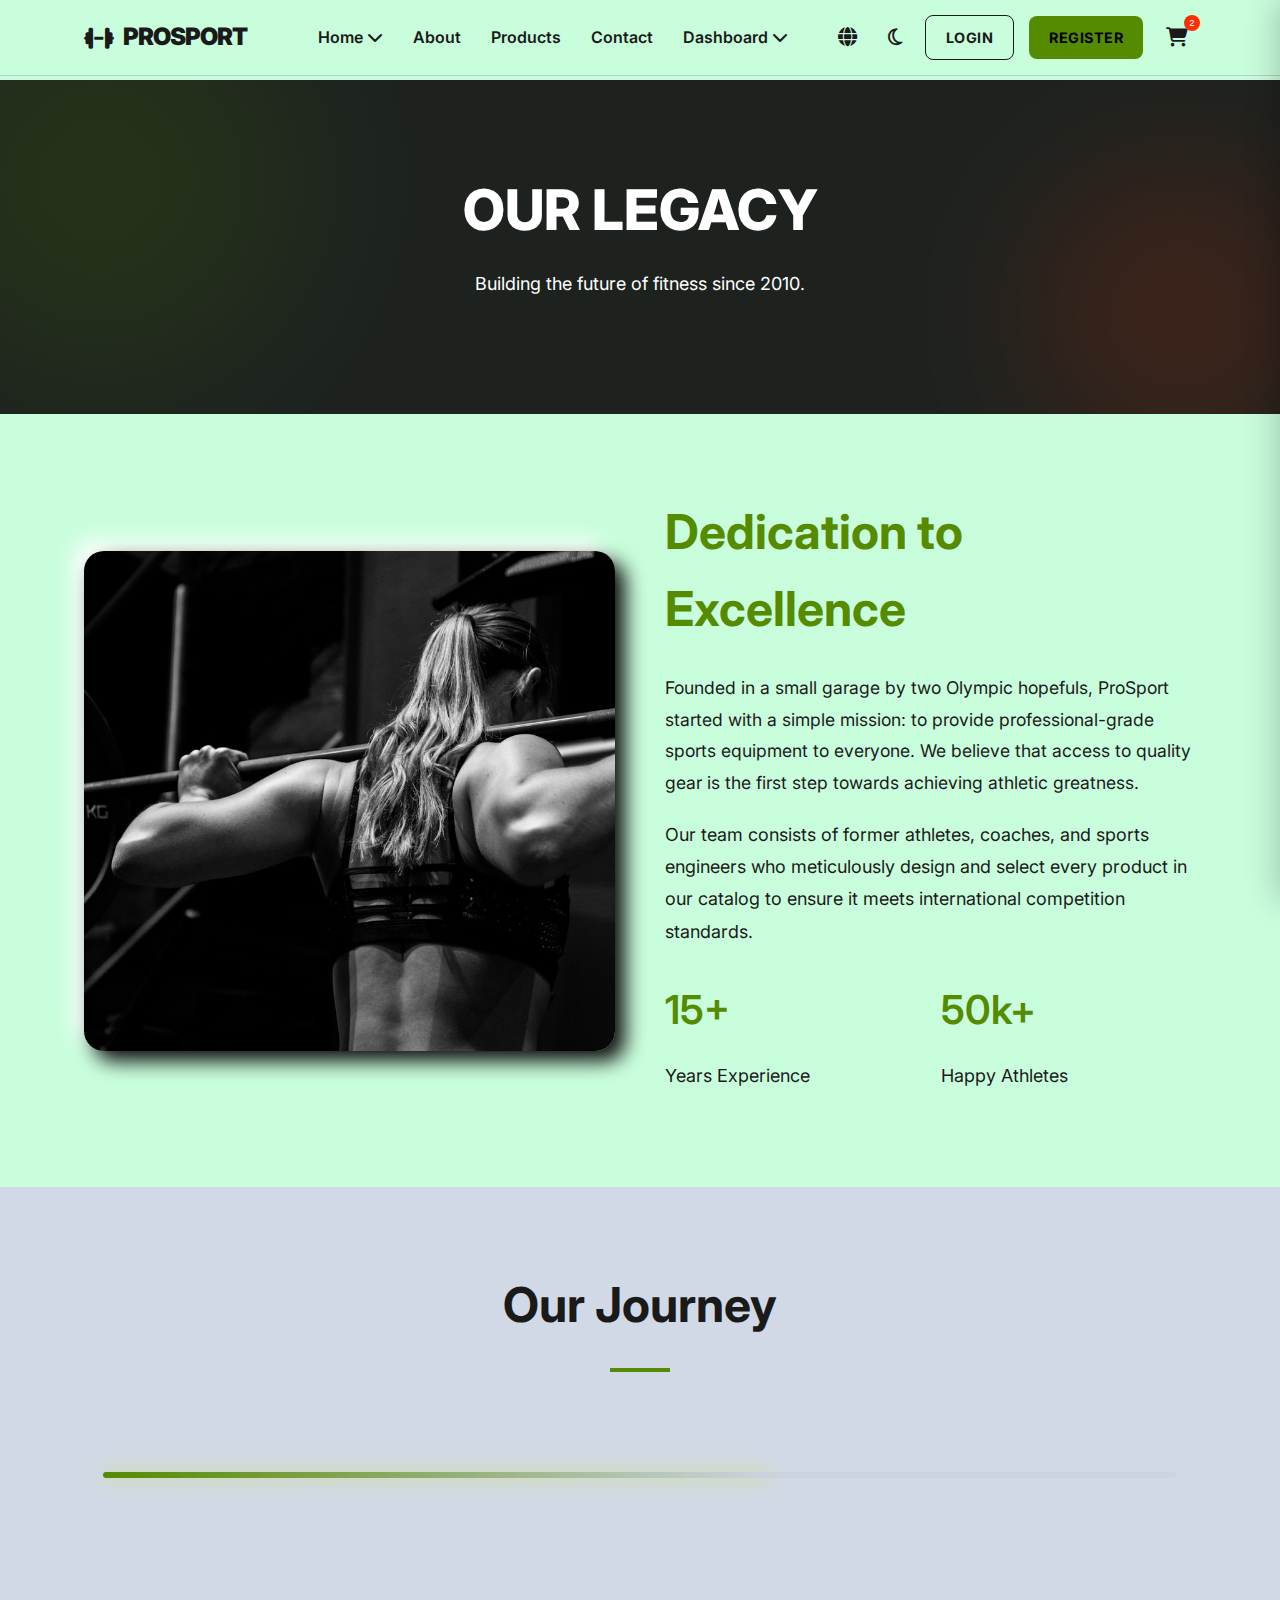
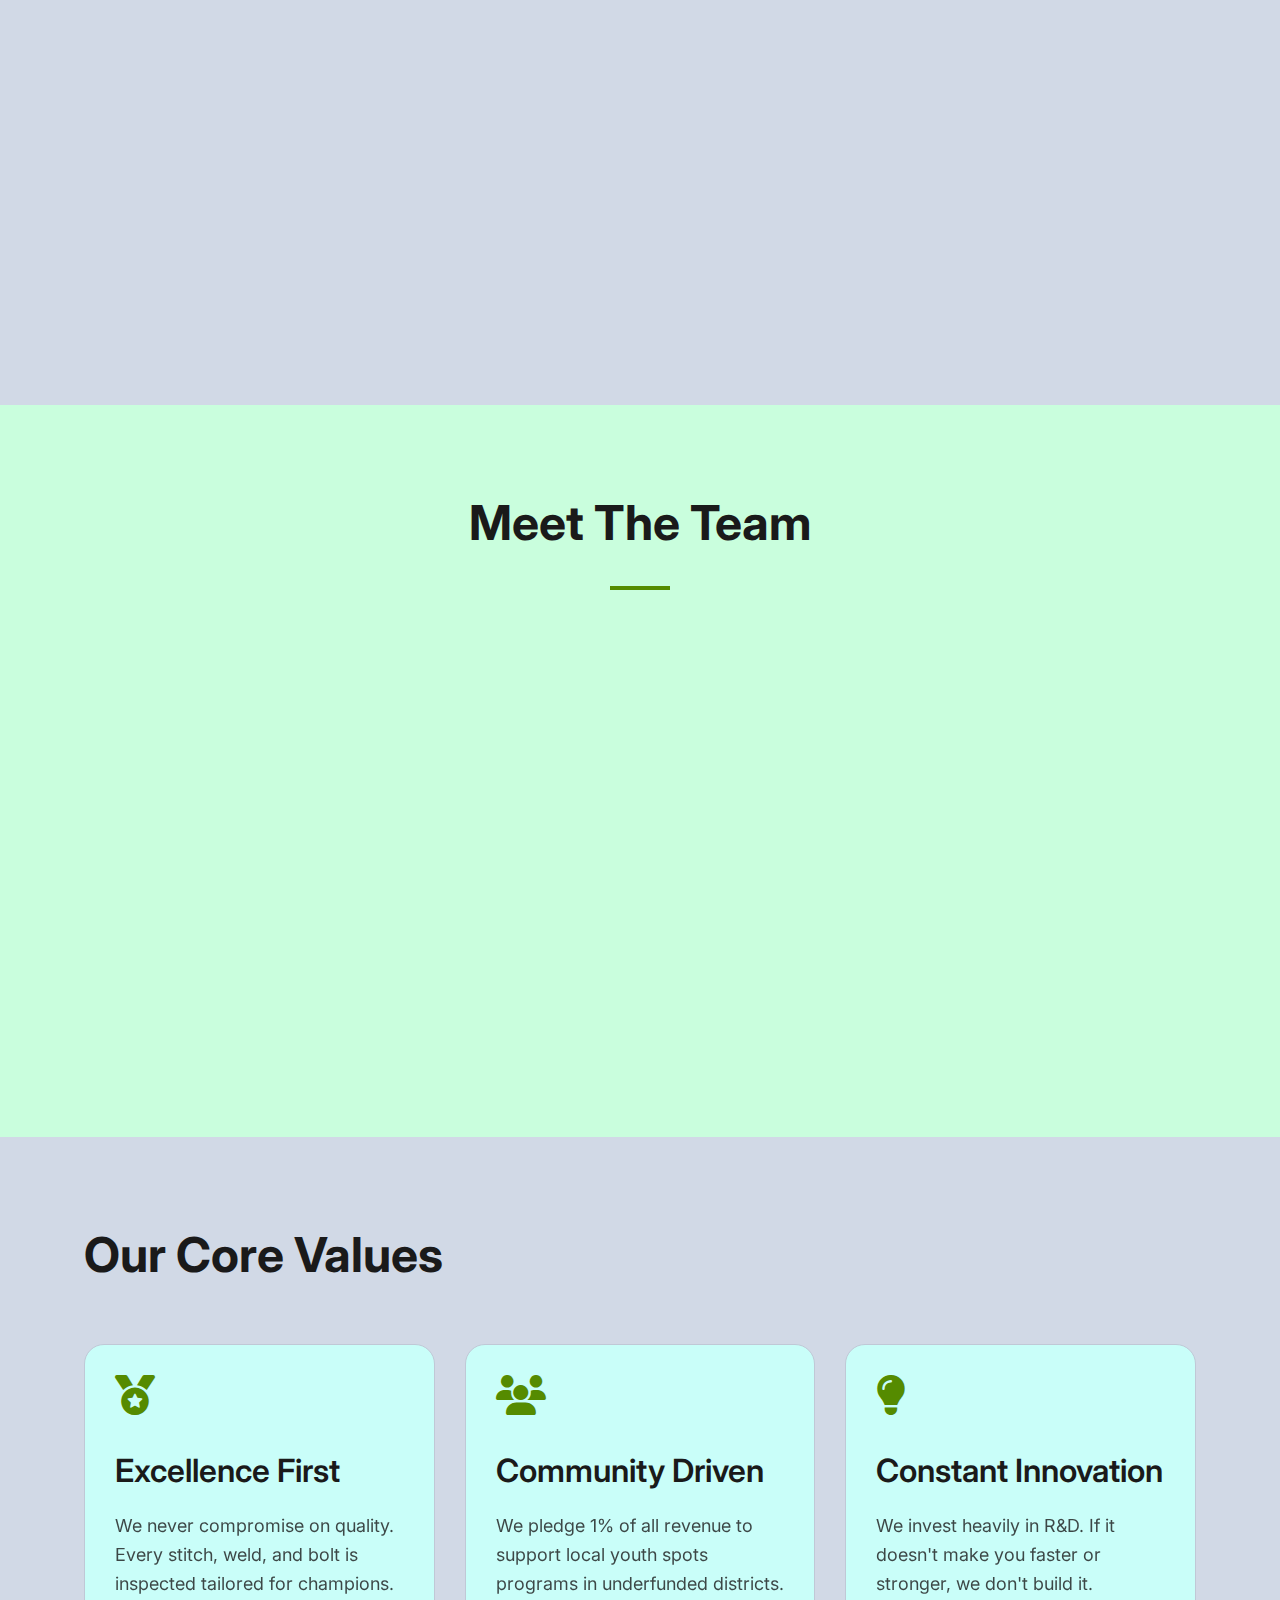
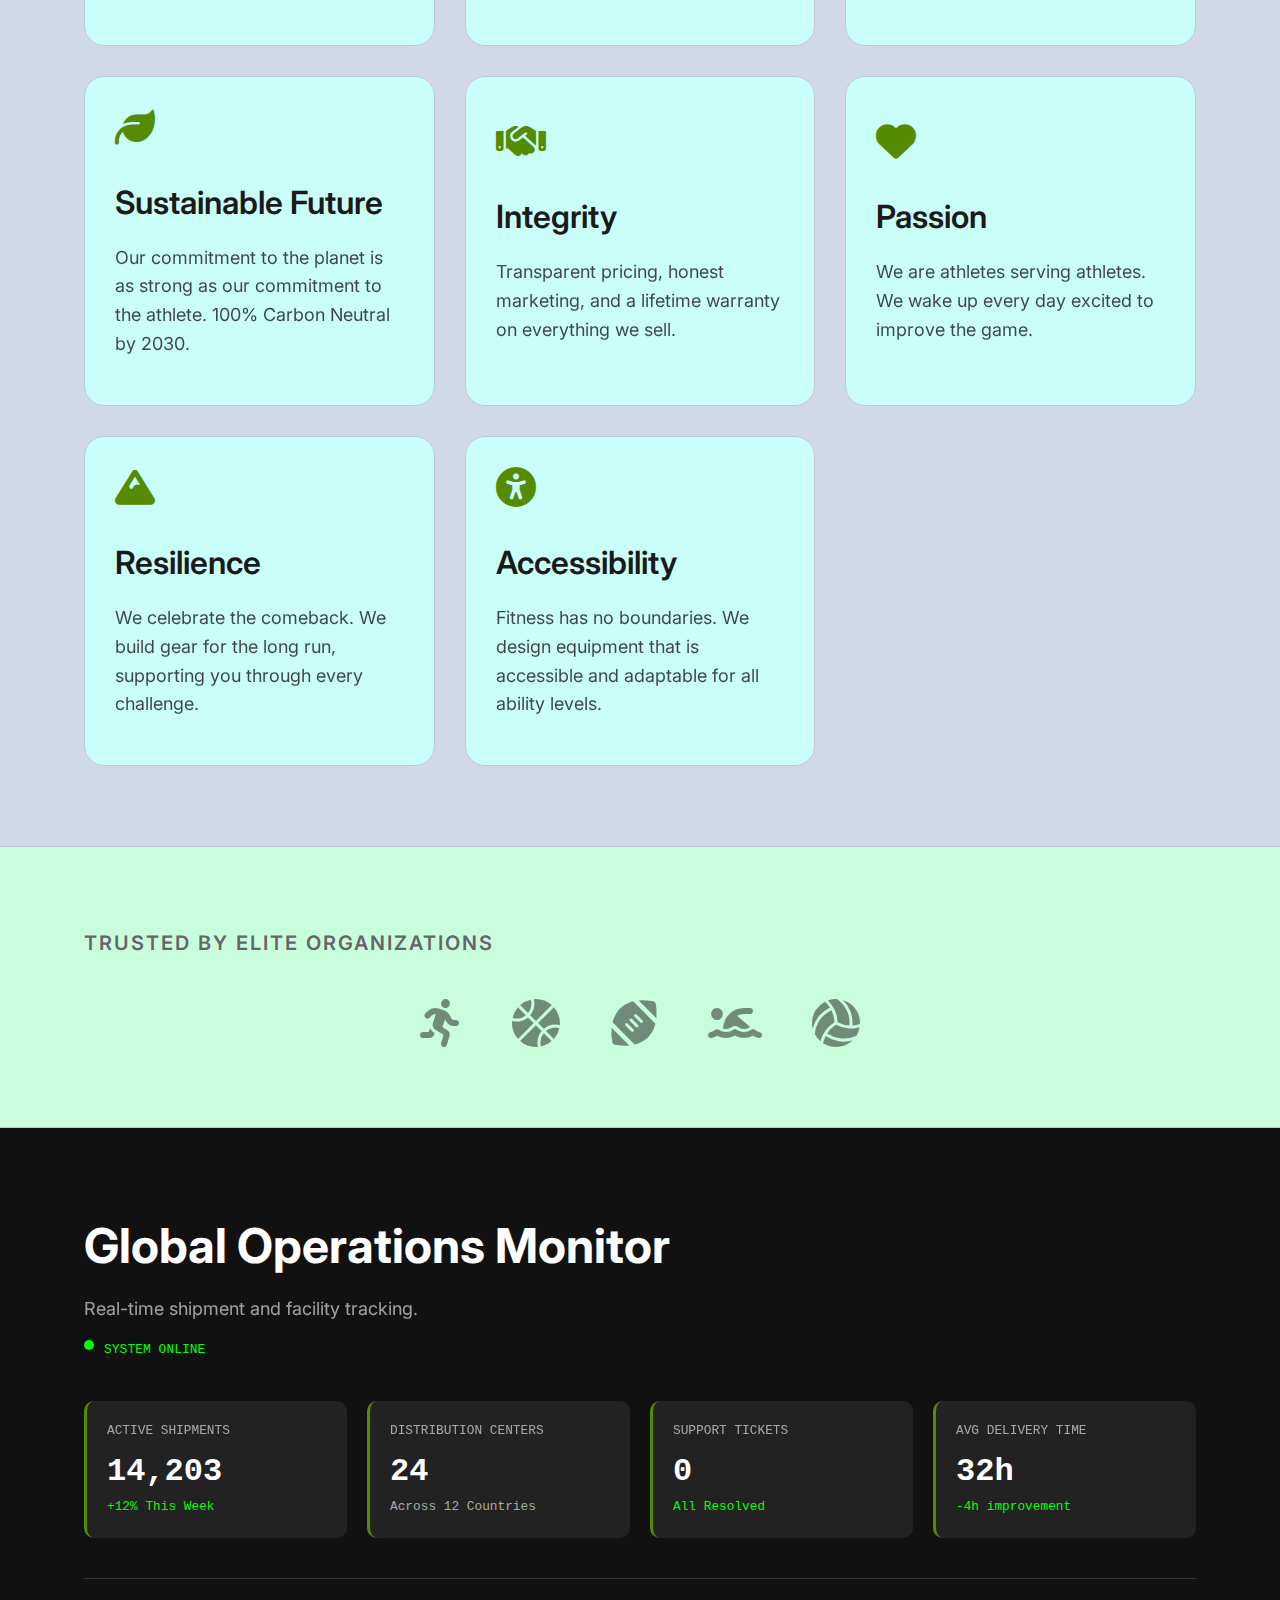
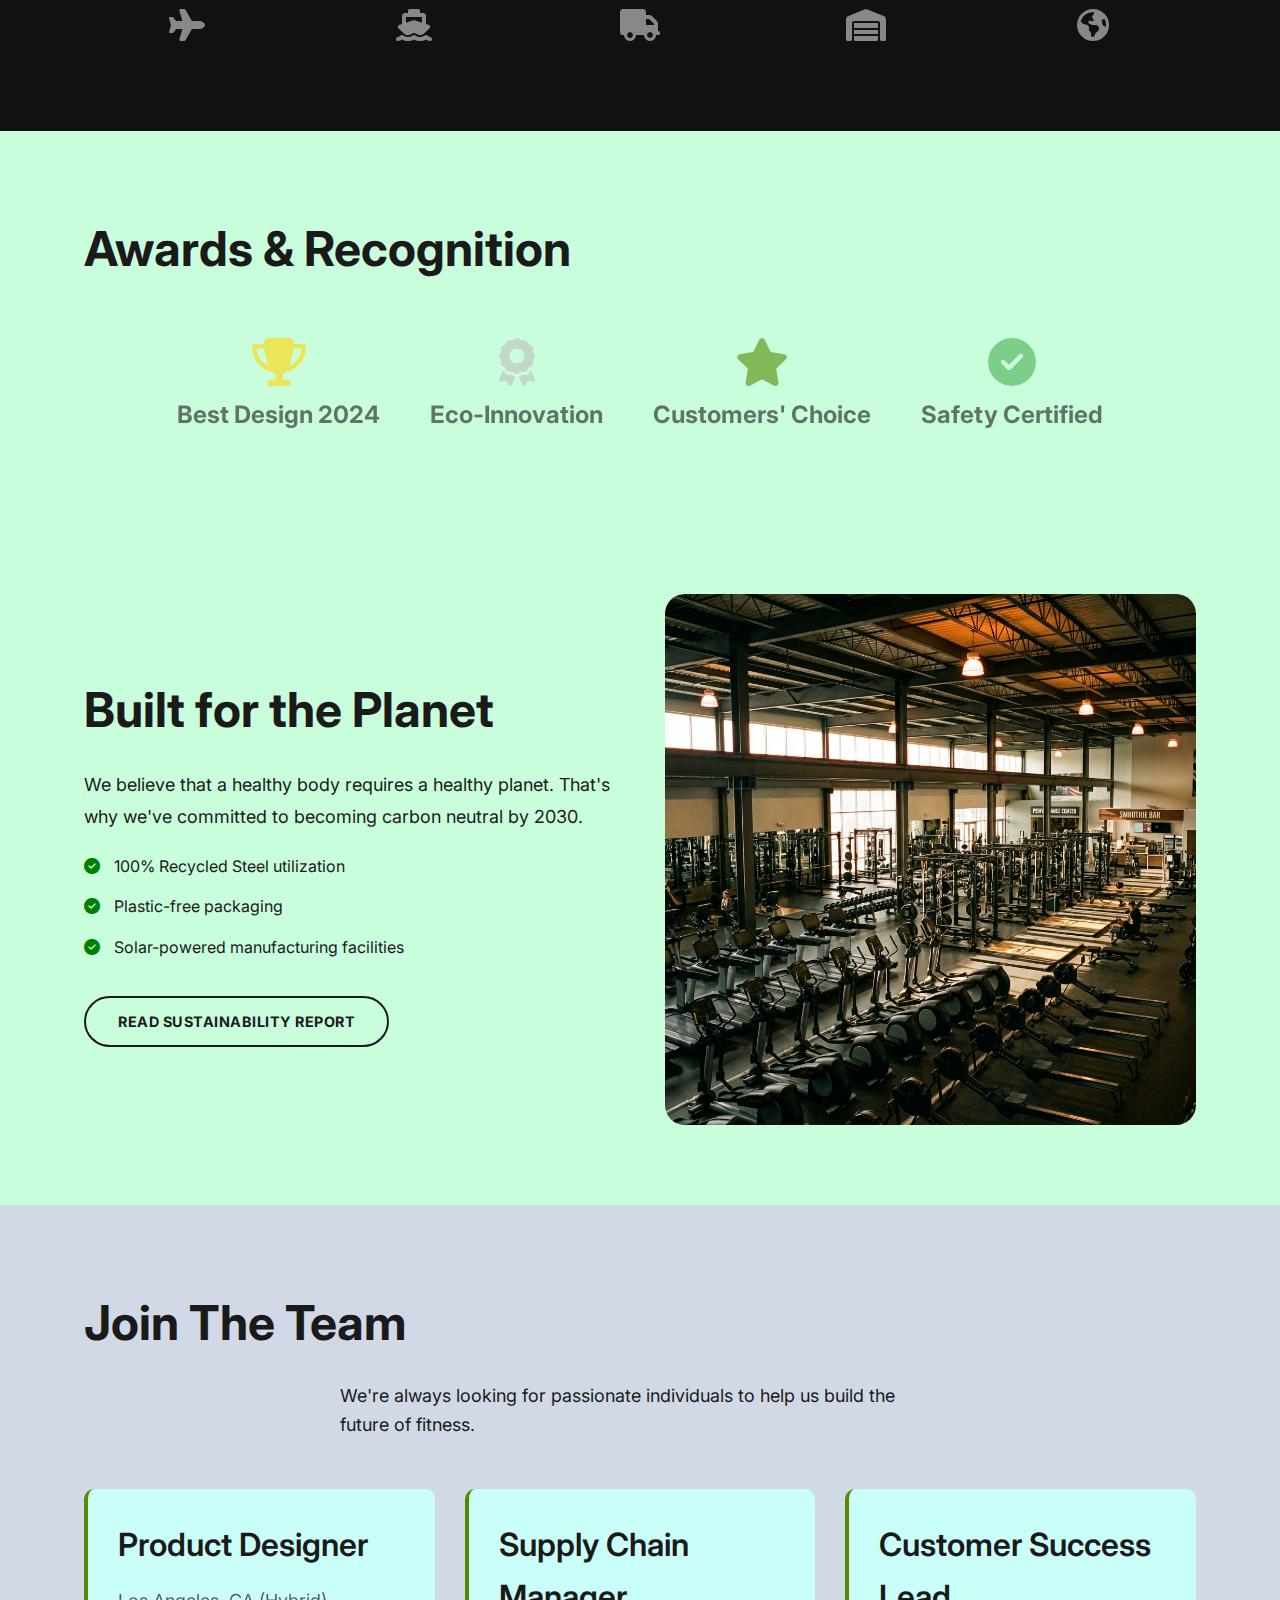
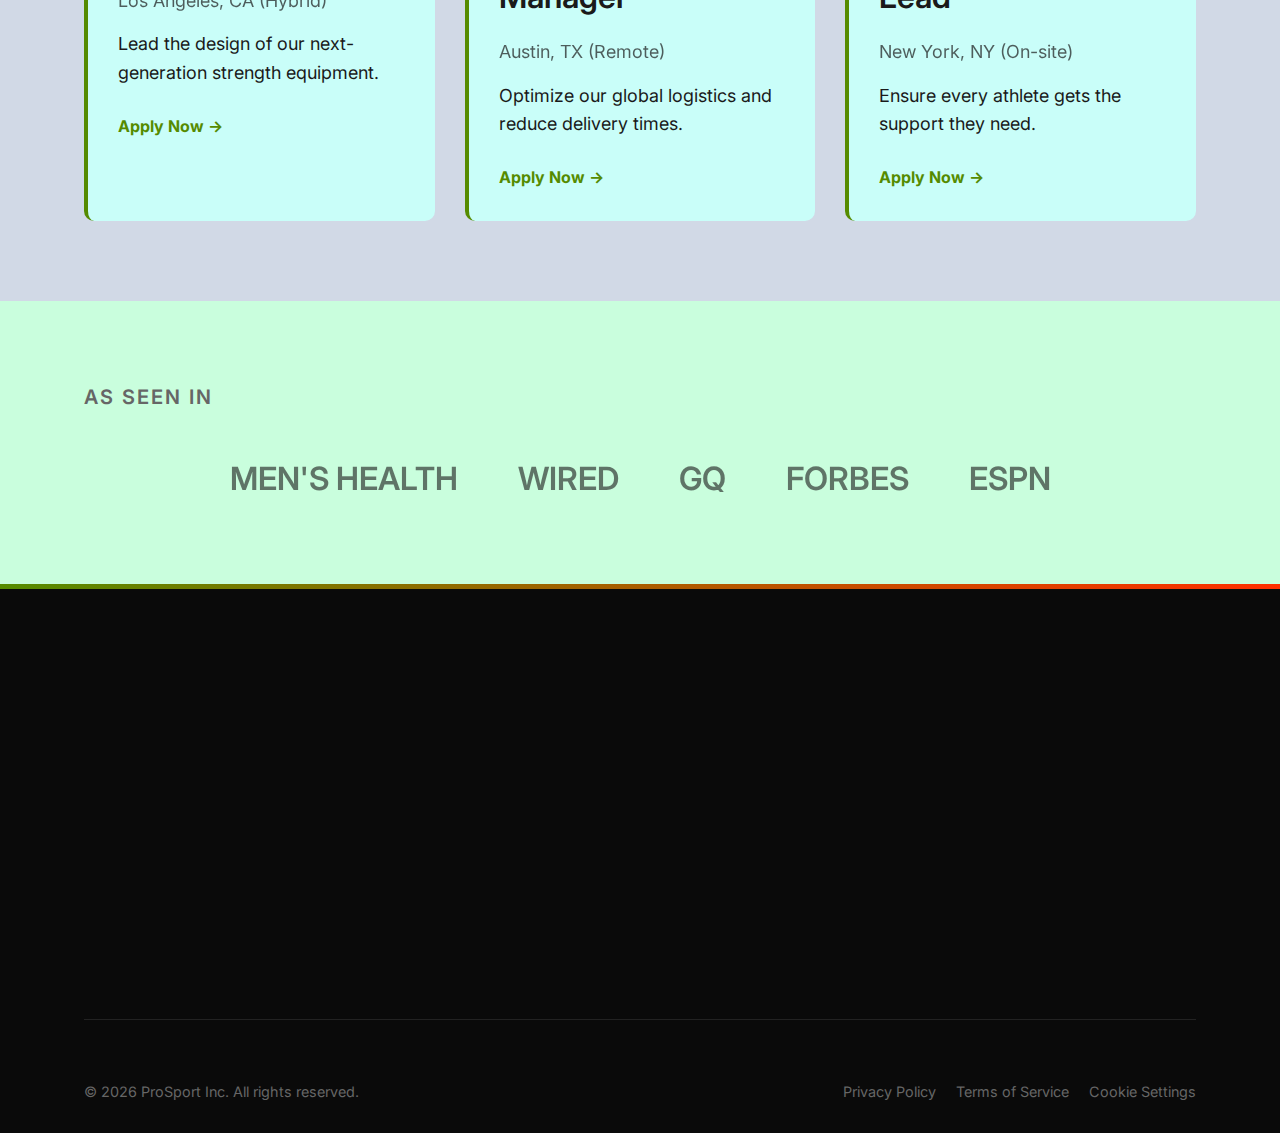
<file: about.html>
<!DOCTYPE html>
<html lang="en">

<head>
    <link rel="icon" type="image/svg+xml" href="Assets/favicon.svg">
    <meta charset="UTF-8">
    <meta name="viewport" content="width=device-width, initial-scale=1.0">
    <title>ProSport - About Us</title>
    <link rel="stylesheet" href="style.css">
    <link href="https://fonts.googleapis.com/css2?family=Inter:wght@300;400;500;600;700;800;900&display=swap"
        rel="stylesheet">
    <link rel="stylesheet" href="https://cdnjs.cloudflare.com/ajax/libs/font-awesome/6.4.0/css/all.min.css">
</head>

<body class="about-page">
    <!-- Header -->
    <header>
        <div class="container">
            <nav>
                <a href="index.html" class="logo">
                    <i class="fas fa-dumbbell"></i> PROSPORT
                </a>
                <ul class="nav-links">
                    <!-- Mobile Menu Header -->
                    <li class="mobile-nav-header">
                        <div class="mobile-logo">
                            <i class="fas fa-dumbbell"></i> PROSPORT
                        </div>
                        <button class="mobile-close-btn"><i class="fas fa-times"></i></button>
                    </li>

                    <li class="dropdown">
                        <a href="#">Home <i class="fas fa-chevron-down"></i></a>
                        <ul class="dropdown-content">
                            <li><a href="index.html">Home - 1</a></li>
                            <li><a href="index2.html">Home - 2</a></li>
                        </ul>
                    </li>
                    <li><a href="about.html">About</a></li>
                    <li><a href="products.html">Products</a></li>
                    <li><a href="contact.html">Contact</a></li>

                    <li class="dropdown">
                        <a href="#">Dashboard <i class="fas fa-chevron-down"></i></a>
                        <ul class="dropdown-content">
                            <li><a href="user-dashboard.html">User Dashboard</a></li>
                            <li><a href="admin-dashboard.html">Admin Dashboard</a></li>
                        </ul>
                    </li>
                </ul>
                <div class="nav-actions">
                    <button class="icon-btn rtl-toggle" title="Toggle RTL"><i class="fas fa-globe"></i></button>
                    <button class="icon-btn theme-toggle" title="Toggle Theme"><i class="far fa-moon"></i></button>
                    <a href="login.html" class="btn btn-outline"
                        style="padding: 10px 20px; font-size: 0.9rem; border-width: 1px; border-radius: 8px;">Login</a>
                    <a href="register.html" class="btn"
                        style="padding: 10px 20px; font-size: 0.9rem; border-radius: 8px; color: black;">Register</a>
                    <button class="icon-btn cart-toggle" title="Cart" style="position: relative;">
                        <i class="fas fa-shopping-cart"></i>
                        <span class="cart-badge">2</span>
                    </button>
                    <div class="hamburger">
                        <span></span>
                        <span></span>
                        <span></span>
                    </div>
                </div>
            </nav>
        </div>
    </header>

    <!-- Page Header -->
    <!-- Animated About Hero -->
    <section class="animated-hero-glow">
        <div class="glow-circle glow-circle-1"></div>
        <div class="glow-circle glow-circle-2"></div>
        <div class="container" style="position: relative; z-index: 2;">
            <h1 style="font-size: 3.5rem;">OUR LEGACY</h1>
            <p>Building the future of fitness since 2010.</p>
        </div>
    </section>

    <!-- About Content -->
    <section class="section">
        <div class="container">
            <div class="about-grid" data-animate>
                <div>
                    <img src="Assets/about.jpg" alt="About Us" class="about-img">
                </div>
                <div>
                    <h2 style="color: var(--primary-color);">Dedication to Excellence</h2>
                    <p style="margin: 20px 0; line-height: 1.8; font-size: 1.1rem;">Founded in a small garage by two
                        Olympic hopefuls, ProSport started with a simple mission: to provide professional-grade sports
                        equipment to everyone. We believe that access to quality gear is the first step towards
                        achieving athletic greatness.</p>
                    <p style="margin-bottom: 20px; line-height: 1.8;">Our team consists of former athletes, coaches, and
                        sports engineers who meticulously design and select every product in our catalog to ensure it
                        meets international competition standards.</p>

                    <div style="display: grid; grid-template-columns: 1fr 1fr; gap: 20px; margin-top: 30px;">
                        <div>
                            <h3 style="font-size: 2.5rem; color: var(--primary-color);">15+</h3>
                            <p>Years Experience</p>
                        </div>
                        <div>
                            <h3 style="font-size: 2.5rem; color: var(--primary-color);">50k+</h3>
                            <p>Happy Athletes</p>
                        </div>
                    </div>
                </div>
            </div>
        </div>
    </section>

    <!-- Timeline (New Content) -->
    <section class="section" style="background: var(--bg-secondary);">
        <div class="container">
            <div class="section-header">
                <h2>Our Journey</h2>
                <div class="section-underline"></div>
            </div>

            <div class="timeline">
                <div class="timeline-item left" data-animate>
                    <div class="timeline-content">
                        <div class="timeline-year">2010</div>
                        <h3 class="timeline-title">The Beginning</h3>
                        <p class="timeline-text">ProSport opens its first store in Los Angeles offering basic
                            weightlifting gear.</p>
                    </div>
                </div>
                <div class="timeline-item right" data-animate>
                    <div class="timeline-content">
                        <div class="timeline-year">2015</div>
                        <h3 class="timeline-title">Going Digital</h3>
                        <p class="timeline-text">Launch of our e-commerce platform shipping to 50 states.</p>
                    </div>
                </div>
                <div class="timeline-item left" data-animate>
                    <div class="timeline-content">
                        <div class="timeline-year">2020</div>
                        <h3 class="timeline-title">Global Expansion</h3>
                        <p class="timeline-text">Partnerships with European distributors and launch of the Smart-Connect
                            line.</p>
                    </div>
                </div>
                <div class="timeline-item right" data-animate>
                    <div class="timeline-content">
                        <div class="timeline-year">2026</div>
                        <h3 class="timeline-title">The Future</h3>
                        <p class="timeline-text">Introducing AI-driven workout plans and the Titan series equipment.</p>
                    </div>
                </div>
            </div>
        </div>
    </section>

    <!-- Team -->
    <section class="section">
        <div class="container">
            <div class="section-header">
                <h2>Meet The Team</h2>
                <div class="section-underline"></div>
            </div>
            <div class="products-grid">
                <div class="product-card" style="text-align: center; padding: 40px; border: none; box-shadow: none;"
                    data-animate>
                    <div
                        style="width: 180px; height: 180px; background: #ddd; border-radius: 50%; margin: 0 auto 20px; overflow: hidden; border: 4px solid var(--bg-secondary);">
                        <img src="Assets/team1.jpg" style="width: 100%; height: 100%; object-fit: cover;">
                    </div>
                    <h4>Alex Strong</h4>
                    <p style="color: var(--primary-color); font-weight: bold;">CEO & Founder</p>
                    <div style="margin-top: 15px; opacity: 0.6;">
                        <i class="fab fa-linkedin"></i> <i class="fab fa-twitter"></i>
                    </div>
                </div>
                <div class="product-card" style="text-align: center; padding: 40px; border: none; box-shadow: none;"
                    data-animate>
                    <div
                        style="width: 180px; height: 180px; background: #ddd; border-radius: 50%; margin: 0 auto 20px; overflow: hidden; border: 4px solid var(--bg-secondary);">
                        <img src="Assets/team2.jpg" style="width: 100%; height: 100%; object-fit: cover;">
                    </div>
                    <h4>Sarah Fast</h4>
                    <p style="color: var(--primary-color); font-weight: bold;">Head of Design</p>
                    <div style="margin-top: 15px; opacity: 0.6;">
                        <i class="fab fa-linkedin"></i> <i class="fab fa-dribbble"></i>
                    </div>
                </div>
                <div class="product-card" style="text-align: center; padding: 40px; border: none; box-shadow: none;"
                    data-animate>
                    <div
                        style="width: 180px; height: 180px; background: #ddd; border-radius: 50%; margin: 0 auto 20px; overflow: hidden; border: 4px solid var(--bg-secondary);">
                        <img src="Assets/team3.jpg" style="width: 100%; height: 100%; object-fit: cover;">
                    </div>
                    <h4>Mike Power</h4>
                    <p style="color: var(--primary-color); font-weight: bold;">Product Manager</p>
                    <div style="margin-top: 15px; opacity: 0.6;">
                        <i class="fab fa-linkedin"></i> <i class="fas fa-envelope"></i>
                    </div>
                </div>
            </div>
        </div>
    </section>

    <!-- Core Values -->
    <section class="section" style="background: var(--bg-secondary);">
        <div class="container">
            <h2 class="text-center" style="margin-bottom: 50px;">Our Core Values</h2>
            <div style="display: grid; grid-template-columns: repeat(auto-fit, minmax(300px, 1fr)); gap: 30px;">
                <div class="info-card">
                    <i class="fas fa-medal"
                        style="font-size: 2.5rem; color: var(--primary-color); margin-bottom: 20px;"></i>
                    <h3>Excellence First</h3>
                    <p style="opacity: 0.8;">We never compromise on quality. Every stitch, weld, and bolt is inspected
                        tailored for champions.</p>
                </div>
                <div class="info-card">
                    <i class="fas fa-users"
                        style="font-size: 2.5rem; color: var(--primary-color); margin-bottom: 20px;"></i>
                    <h3>Community Driven</h3>
                    <p style="opacity: 0.8;">We pledge 1% of all revenue to support local youth spots programs in
                        underfunded districts.</p>
                </div>
                <div class="info-card">
                    <i class="fas fa-lightbulb"
                        style="font-size: 2.5rem; color: var(--primary-color); margin-bottom: 20px;"></i>
                    <h3>Constant Innovation</h3>
                    <p style="opacity: 0.8;">We invest heavily in R&D. If it doesn't make you faster or stronger, we
                        don't build it.</p>
                </div>
                <div class="info-card">
                    <i class="fas fa-leaf"
                        style="font-size: 2.5rem; color: var(--primary-color); margin-bottom: 20px;"></i>
                    <h3>Sustainable Future</h3>
                    <p style="opacity: 0.8;">Our commitment to the planet is as strong as our commitment to the athlete.
                        100% Carbon Neutral by 2030.</p>
                </div>
                <div class="info-card">
                    <i class="fas fa-handshake"
                        style="font-size: 2.5rem; color: var(--primary-color); margin-bottom: 20px;"></i>
                    <h3>Integrity</h3>
                    <p style="opacity: 0.8;">Transparent pricing, honest marketing, and a lifetime warranty on
                        everything we sell.</p>
                </div>
                <div class="info-card">
                    <i class="fas fa-heart"
                        style="font-size: 2.5rem; color: var(--primary-color); margin-bottom: 20px;"></i>
                    <h3>Passion</h3>
                    <p style="opacity: 0.8;">We are athletes serving athletes. We wake up every day excited to improve
                        the game.</p>
                </div>
                <div class="info-card">
                    <i class="fas fa-mountain"
                        style="font-size: 2.5rem; color: var(--primary-color); margin-bottom: 20px;"></i>
                    <h3>Resilience</h3>
                    <p style="opacity: 0.8;">We celebrate the comeback. We build gear for the long run, supporting you
                        through every challenge.</p>
                </div>
                <div class="info-card">
                    <i class="fas fa-universal-access"
                        style="font-size: 2.5rem; color: var(--primary-color); margin-bottom: 20px;"></i>
                    <h3>Accessibility</h3>
                    <p style="opacity: 0.8;">Fitness has no boundaries. We design equipment that is accessible and
                        adaptable for all ability levels.</p>
                </div>
            </div>
        </div>
    </section>

    <!-- Trusted Partners (New Content) -->
    <section class="section"
        style="border-top: 1px solid var(--border-color); border-bottom: 1px solid var(--border-color);">
        <div class="container text-center">
            <h4 style="margin-bottom: 40px; color: var(--text-muted); letter-spacing: 2px;">TRUSTED BY ELITE
                ORGANIZATIONS</h4>
            <div
                style="display: flex; justify-content: center; gap: 50px; flex-wrap: wrap; opacity: 0.5; filter: grayscale(100%);">
                <i class="fas fa-running" style="font-size: 3rem;"></i>
                <i class="fas fa-basketball-ball" style="font-size: 3rem;"></i>
                <i class="fas fa-football-ball" style="font-size: 3rem;"></i>
                <i class="fas fa-swimmer" style="font-size: 3rem;"></i>
                <i class="fas fa-volleyball-ball" style="font-size: 3rem;"></i>
            </div>
        </div>
    </section>

    <!-- Global Reach & Stats Dashboard (Simulated) -->
    <section class="section" style="background: #111; color: white;">
        <div class="container">
            <div class="flex-between" style="margin-bottom: 40px; flex-wrap: wrap;">
                <div>
                    <h2 style="margin-bottom: 10px;">Global Operations Monitor</h2>
                    <p style="opacity: 0.6;">Real-time shipment and facility tracking.</p>
                </div>
                <div style="display: flex; gap: 10px;">
                    <span
                        style="width: 10px; height: 10px; background: #00ff00; border-radius: 50%; display: inline-block;"></span>
                    <span style="font-family: monospace; color: #00ff00;">SYSTEM ONLINE</span>
                </div>
            </div>

            <div
                style="display: grid; grid-template-columns: repeat(auto-fit, minmax(200px, 1fr)); gap: 20px; font-family: monospace;">
                <!-- Stat 1 -->
                <div
                    style="background: #222; padding: 20px; border-radius: 10px; border-left: 3px solid var(--primary-color);">
                    <div style="font-size: 0.8rem; opacity: 0.6; margin-bottom: 5px;">ACTIVE SHIPMENTS</div>
                    <div style="font-size: 2rem; font-weight: bold;">14,203</div>
                    <div style="font-size: 0.8rem; color: #00ff00;">+12% This Week</div>
                </div>
                <!-- Stat 2 -->
                <div
                    style="background: #222; padding: 20px; border-radius: 10px; border-left: 3px solid var(--primary-color);">
                    <div style="font-size: 0.8rem; opacity: 0.6; margin-bottom: 5px;">DISTRIBUTION CENTERS</div>
                    <div style="font-size: 2rem; font-weight: bold;">24</div>
                    <div style="font-size: 0.8rem; color: #aaa;">Across 12 Countries</div>
                </div>
                <!-- Stat 3 -->
                <div
                    style="background: #222; padding: 20px; border-radius: 10px; border-left: 3px solid var(--primary-color);">
                    <div style="font-size: 0.8rem; opacity: 0.6; margin-bottom: 5px;">SUPPORT TICKETS</div>
                    <div style="font-size: 2rem; font-weight: bold;">0</div>
                    <div style="font-size: 0.8rem; color: #00ff00;">All Resolved</div>
                </div>
                <!-- Stat 4 -->
                <div
                    style="background: #222; padding: 20px; border-radius: 10px; border-left: 3px solid var(--primary-color);">
                    <div style="font-size: 0.8rem; opacity: 0.6; margin-bottom: 5px;">AVG DELIVERY TIME</div>
                    <div style="font-size: 2rem; font-weight: bold;">32h</div>
                    <div style="font-size: 0.8rem; color: #00ff00;">-4h improvement</div>
                </div>
            </div>

            <div style="margin-top: 40px; border-top: 1px solid #333; padding-top: 30px;">
                <div
                    style="display: grid; grid-template-columns: repeat(auto-fit, minmax(150px, 1fr)); gap: 20px; text-align: center; opacity: 0.5;">
                    <i class="fas fa-plane" style="font-size: 2rem; margin-bottom: 10px;"></i>
                    <i class="fas fa-ship" style="font-size: 2rem; margin-bottom: 10px;"></i>
                    <i class="fas fa-truck" style="font-size: 2rem; margin-bottom: 10px;"></i>
                    <i class="fas fa-warehouse" style="font-size: 2rem; margin-bottom: 10px;"></i>
                    <i class="fas fa-globe-americas" style="font-size: 2rem; margin-bottom: 10px;"></i>
                </div>
            </div>
        </div>
    </section>

    <!-- Awards & Recognition -->
    <section class="section">
        <div class="container text-center">
            <h2 style="margin-bottom: 50px;">Awards & Recognition</h2>
            <div style="display: flex; justify-content: center; flex-wrap: wrap; gap: 50px; align-items: center;">
                <div
                    style="opacity: 0.6; font-size: 1.5rem; font-weight: bold; display: flex; flex-direction: column; align-items: center; gap: 10px;">
                    <i class="fas fa-trophy" style="font-size: 3rem; color: gold;"></i>
                    Best Design 2024
                </div>
                <div
                    style="opacity: 0.6; font-size: 1.5rem; font-weight: bold; display: flex; flex-direction: column; align-items: center; gap: 10px;">
                    <i class="fas fa-award" style="font-size: 3rem; color: silver;"></i>
                    Eco-Innovation
                </div>
                <div
                    style="opacity: 0.6; font-size: 1.5rem; font-weight: bold; display: flex; flex-direction: column; align-items: center; gap: 10px;">
                    <i class="fas fa-star" style="font-size: 3rem; color: var(--primary-color);"></i>
                    Customers' Choice
                </div>
                <div
                    style="opacity: 0.6; font-size: 1.5rem; font-weight: bold; display: flex; flex-direction: column; align-items: center; gap: 10px;">
                    <i class="fas fa-check-circle" style="font-size: 3rem; color: #4CAF50;"></i>
                    Safety Certified
                </div>
            </div>
        </div>
    </section>

    <!-- Footer -->
    <!-- Sustainability Impact -->
    <section class="section">
        <div class="container">
            <div style="display: grid; grid-template-columns: 1fr 1fr; gap: 50px; align-items: center;">
                <div style="order: 2;">
                    <img src="Assets/gym-bg3.jpg" style="width: 100%; border-radius: 20px;">
                </div>
                <div style="order: 1;">
                    <h2 style="margin-bottom: 20px;">Built for the Planet</h2>
                    <p style="margin-bottom: 20px; line-height: 1.8;">We believe that a healthy body requires a healthy
                        planet. That's why we've committed to becoming carbon neutral by 2030.</p>
                    <ul style="list-style: none; padding: 0;">
                        <li style="margin-bottom: 15px;"><i class="fas fa-check-circle"
                                style="color: green; margin-right: 10px;"></i> 100% Recycled Steel utilization</li>
                        <li style="margin-bottom: 15px;"><i class="fas fa-check-circle"
                                style="color: green; margin-right: 10px;"></i> Plastic-free packaging</li>
                        <li style="margin-bottom: 15px;"><i class="fas fa-check-circle"
                                style="color: green; margin-right: 10px;"></i> Solar-powered manufacturing facilities
                        </li>
                    </ul>
                    <a href="#" class="btn btn-outline" style="margin-top: 20px;">Read Sustainability Report</a>
                </div>
            </div>
        </div>
    </section>

    <!-- Careers / Join Us -->
    <section class="section" style="background: var(--bg-secondary);">
        <div class="container text-center">
            <h2 style="margin-bottom: 20px;">Join The Team</h2>
            <p style="margin-bottom: 50px; max-width: 600px; margin-left: auto; margin-right: auto;">We're always
                looking for passionate individuals to help us build the future of fitness.</p>

            <div
                style="display: grid; grid-template-columns: repeat(auto-fit, minmax(300px, 1fr)); gap: 30px; text-align: left;">
                <div
                    style="background: var(--card-bg); padding: 30px; border-radius: 10px; border-left: 4px solid var(--primary-color);">
                    <h3>Product Designer</h3>
                    <p style="opacity: 0.7; margin-bottom: 15px;">Los Angeles, CA (Hybrid)</p>
                    <p>Lead the design of our next-generation strength equipment.</p>
                    <a href="#"
                        style="color: var(--primary-color); font-weight: bold; margin-top: 10px; display: inline-block;">Apply
                        Now &rarr;</a>
                </div>
                <div
                    style="background: var(--card-bg); padding: 30px; border-radius: 10px; border-left: 4px solid var(--primary-color);">
                    <h3>Supply Chain Manager</h3>
                    <p style="opacity: 0.7; margin-bottom: 15px;">Austin, TX (Remote)</p>
                    <p>Optimize our global logistics and reduce delivery times.</p>
                    <a href="#"
                        style="color: var(--primary-color); font-weight: bold; margin-top: 10px; display: inline-block;">Apply
                        Now &rarr;</a>
                </div>
                <div
                    style="background: var(--card-bg); padding: 30px; border-radius: 10px; border-left: 4px solid var(--primary-color);">
                    <h3>Customer Success Lead</h3>
                    <p style="opacity: 0.7; margin-bottom: 15px;">New York, NY (On-site)</p>
                    <p>Ensure every athlete gets the support they need.</p>
                    <a href="#"
                        style="color: var(--primary-color); font-weight: bold; margin-top: 10px; display: inline-block;">Apply
                        Now &rarr;</a>
                </div>
            </div>
        </div>
    </section>

    <!-- Press / As Seen In -->
    <section class="section">
        <div class="container text-center">
            <h4 style="margin-bottom: 40px; color: var(--text-muted); letter-spacing: 2px;">AS SEEN IN</h4>
            <div
                style="display: flex; justify-content: center; gap: 60px; flex-wrap: wrap; align-items: center; opacity: 0.6;">
                <h3 style="margin: 0;">MEN'S HEALTH</h3>
                <h3 style="margin: 0;">WIRED</h3>
                <h3 style="margin: 0;">GQ</h3>
                <h3 style="margin: 0;">FORBES</h3>
                <h3 style="margin: 0;">ESPN</h3>
            </div>
        </div>
    </section>

    <footer class="footer-elaborate">
        <div class="container">
            <div class="footer-top">
                <div class="footer-col" data-animate="fade-up">
                    <a href="index.html" class="logo" style="color: white; margin-bottom: 25px; text-decoration: none;">
                        <i class="fas fa-dumbbell" style="color: var(--primary-color);"></i> PROSPORT
                    </a>
                    <p style="color: #999; line-height: 1.8; margin-bottom: 25px;">
                        The world's premier destination for high-performance athletic equipment. We empower athletes to
                        surpass their limits through innovation and superior design.
                    </p>
                    <div class="social-links">
                        <a href="#"><i class="fab fa-facebook-f"></i></a>
                        <a href="#"><i class="fab fa-twitter"></i></a>
                        <a href="#"><i class="fab fa-instagram"></i></a>
                        <a href="#"><i class="fab fa-youtube"></i></a>
                    </div>
                </div>

                <div class="footer-col" data-animate="fade-up" style="transition-delay: 0.1s;">
                    <h4>Shop</h4>
                    <ul class="footer-links">
                        <li><a href="shop.html">New Arrivals</a></li>
                        <li><a href="shop.html">Best Sellers</a></li>
                        <li><a href="shop.html">Men's Equipment</a></li>
                        <li><a href="shop.html">Women's Gear</a></li>
                        <li><a href="shop.html">Accessories</a></li>
                    </ul>
                </div>

                <div class="footer-col" data-animate="fade-up" style="transition-delay: 0.2s;">
                    <h4>Support</h4>
                    <ul class="footer-links">
                        <li><a href="contact.html">Order Status</a></li>
                        <li><a href="contact.html">Shipping & Returns</a></li>
                        <li><a href="faq.html">FAQ</a></li>
                        <li><a href="contact.html">Contact Us</a></li>
                        <li><a href="#">Size Guide</a></li>
                    </ul>
                </div>

                <div class="footer-col" data-animate="fade-up" style="transition-delay: 0.3s;">
                    <h4>Newsletter</h4>
                    <p>Subscribe to receive updates, access to exclusive deals, and more.</p>
                    <form class="newsletter-form">
                        <input type="email" placeholder="Enter your email" required>
                        <button type="submit"><i class="fas fa-paper-plane"></i></button>
                    </form>
                    <div
                        style="margin-top: 25px; display: flex; align-items: center; gap: 10px; color: #777; font-size: 0.8rem;">
                        <i class="fas fa-lock"></i> Secure 256-bit SSL encryption.
                    </div>
                </div>
            </div>

            <div class="footer-bottom">
                <div>&copy; 2026 ProSport Inc. All rights reserved.</div>
                <div style="display: flex; gap: 20px;">
                    <a href="#">Privacy Policy</a>
                    <a href="#">Terms of Service</a>
                    <a href="#">Cookie Settings</a>
                </div>
            </div>
        </div>
    </footer>


    <!-- Cart Sidebar -->
    <div class="cart-overlay"></div>
    <div class="cart-sidebar">
        <div class="cart-header">
            <h3>Your Cart (2)</h3>
            <button class="icon-btn close-cart"><i class="fas fa-times"></i></button>
        </div>
        <div class="cart-items">
            <div class="cart-item">
                <img src="Assets/hex_dumbbell.jpg" alt="Product">
                <div>
                    <h4>Hex Dumbbells</h4>
                    <p>$49.99 x 1</p>
                </div>
                <button class="icon-btn" style="color: red; margin-left: auto;"><i class="fas fa-trash"></i></button>
            </div>
            <div class="cart-item">
                <img src="Assets/water_bottle.jpg" alt="Product">
                <div>
                    <h4>Elite Bottle</h4>
                    <p>$25.00 x 1</p>
                </div>
                <button class="icon-btn" style="color: red; margin-left: auto;"><i class="fas fa-trash"></i></button>
            </div>
        </div>
        <div class="cart-footer">
            <div class="flex-between" style="margin-bottom: 20px; font-weight: bold;">
                <span>Total</span>
                <span class="cart-total">$74.99</span>
            </div>
            <a href="#" class="btn" style="width: 100%; text-align: center;">Checkout</a>
        </div>
    </div>

    <script src="main.js"></script>
</body>

</html>
</file>
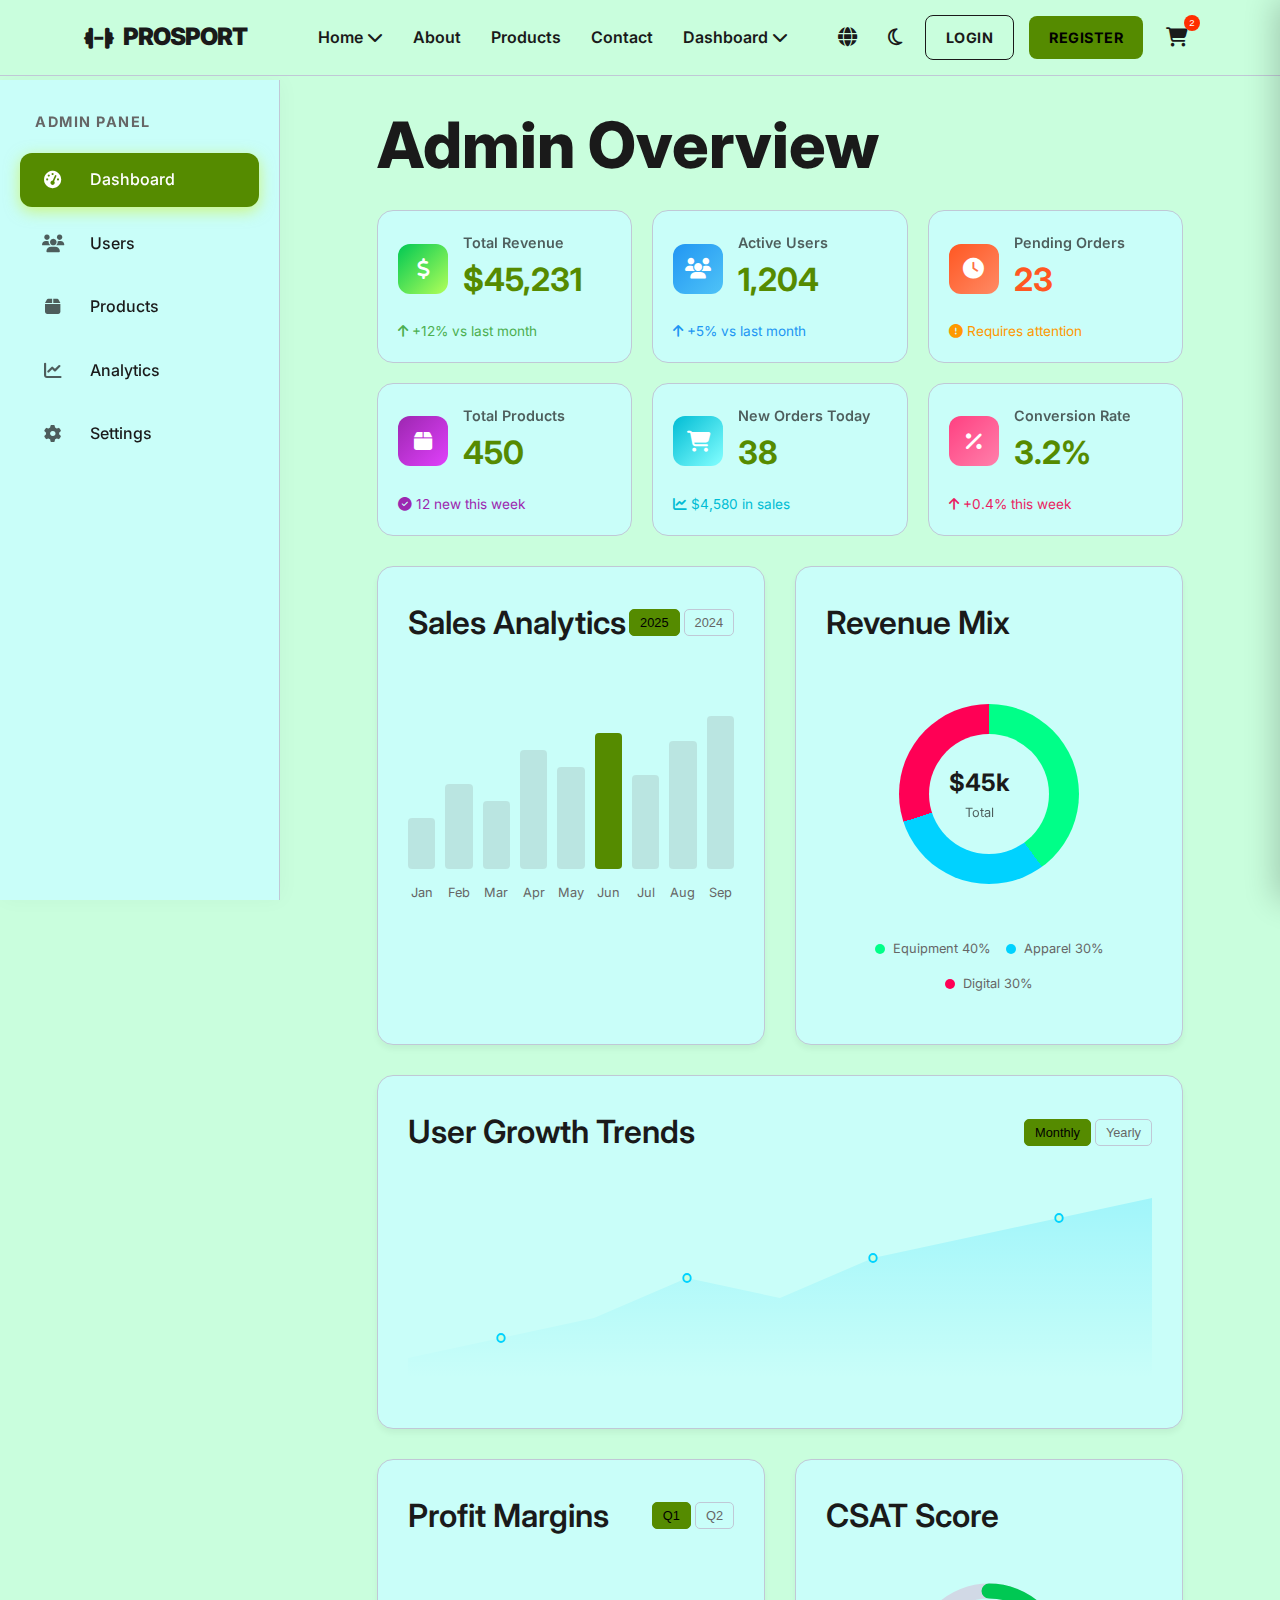
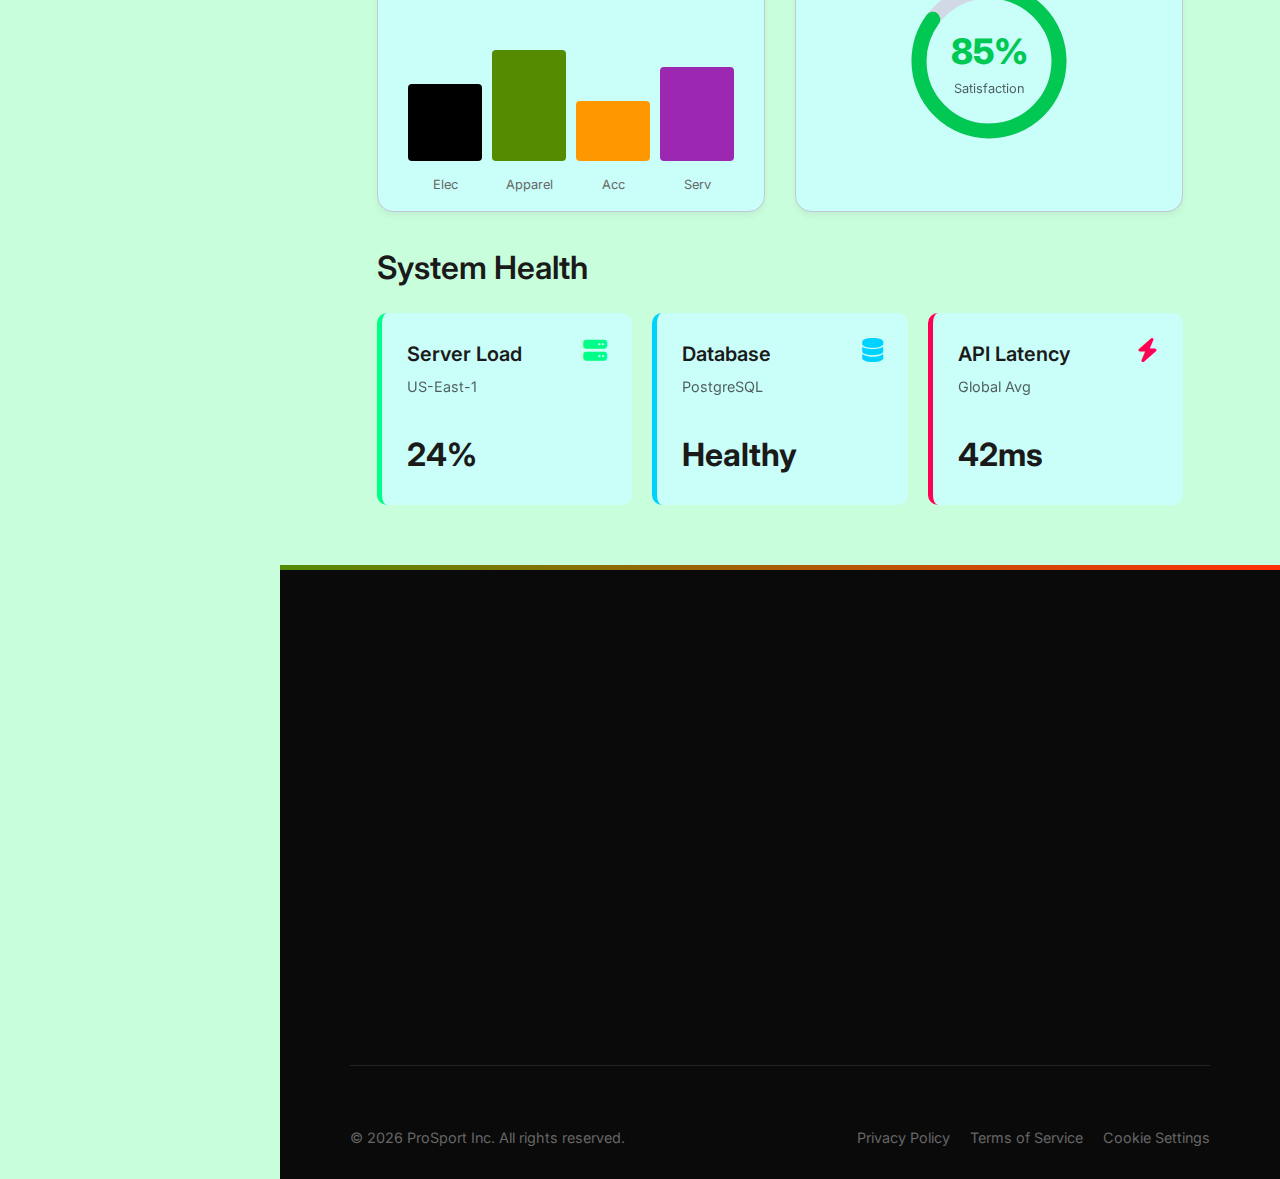
<file: admin-dashboard.html>
<!DOCTYPE html>
<html lang="en">

<head>
    <meta charset="UTF-8">
    <meta name="viewport" content="width=device-width, initial-scale=1.0">
    <title>ProSport - Admin Dashboard</title>
    <link rel="stylesheet" href="style.css">
    <link href="https://fonts.googleapis.com/css2?family=Inter:wght@300;400;500;600;700;800;900&display=swap"
        rel="stylesheet">
    <link rel="stylesheet" href="https://cdnjs.cloudflare.com/ajax/libs/font-awesome/6.4.0/css/all.min.css">
</head>

<body>
    <header>
        <div class="container">
            <nav>
                <a href="index.html" class="logo">
                    <i class="fas fa-dumbbell"></i> PROSPORT
                </a>
                <ul class="nav-links">
                    <li class="mobile-nav-header">
                        <div class="mobile-logo">
                            <i class="fas fa-dumbbell"></i> PROSPORT
                        </div>
                        <button class="mobile-close-btn"><i class="fas fa-times"></i></button>
                    </li>

                    <li class="dropdown">
                        <a href="#">Home <i class="fas fa-chevron-down"></i></a>
                        <ul class="dropdown-content">
                            <li><a href="index.html">Home - 1</a></li>
                            <li><a href="index2.html">Home - 2</a></li>
                        </ul>
                    </li>
                    <li><a href="about.html">About</a></li>
                    <li><a href="products.html">Products</a></li>
                    <li><a href="contact.html">Contact</a></li>

                    <li class="dropdown">
                        <a href="#">Dashboard <i class="fas fa-chevron-down"></i></a>
                        <ul class="dropdown-content">
                            <li><a href="user-dashboard.html">User Dashboard</a></li>
                            <li><a href="admin-dashboard.html">Admin Dashboard</a></li>
                        </ul>
                    </li>
                </ul>
                <div class="nav-actions">
                    <button class="icon-btn rtl-toggle" title="Toggle RTL"><i class="fas fa-globe"></i></button>
                    <button class="icon-btn theme-toggle" title="Toggle Theme"><i class="far fa-moon"></i></button>
                    <a href="login.html" class="btn btn-outline"
                        style="padding: 10px 20px; font-size: 0.9rem; border-width: 1px; border-radius: 8px;">Login</a>
                    <a href="register.html" class="btn"
                        style="padding: 10px 20px; font-size: 0.9rem; border-radius: 8px; color: black;">Register</a>
                    <button class="icon-btn cart-toggle" title="Cart" style="position: relative;">
                        <i class="fas fa-shopping-cart"></i>
                        <span class="cart-badge">2</span>
                    </button>
                    <div class="hamburger">
                        <span></span>
                        <span></span>
                        <span></span>
                    </div>
                </div>
            </nav>
        </div>
    </header>

    <div class="dashboard-layout">
        <aside class="sidebar">
            <h3 style="margin-bottom: 20px; padding-left: 15px;">Admin Panel</h3>
            <ul class="sidebar-menu">
                <li><a href="#" class="active" data-section="dashboard"><i class="fas fa-tachometer-alt"></i>
                        Dashboard</a></li>
                <li><a href="#" data-section="users"><i class="fas fa-users"></i> Users</a></li>
                <li><a href="#" data-section="products"><i class="fas fa-box"></i> Products</a></li>
                <li><a href="#" data-section="analytics"><i class="fas fa-chart-line"></i> Analytics</a></li>
                <li><a href="#" data-section="settings"><i class="fas fa-cog"></i> Settings</a></li>
            </ul>
        </aside>

        <main class="dashboard-main">
            <div class="container">

                <!-- === DASHBOARD OVERVIEW SECTION === -->
                <div id="section-dashboard" class="dashboard-section active">
                    <h1 style="margin-bottom: 30px;">Admin Overview</h1>

                    <div class="stats-grid">
                        <div class="stat-card">
                            <div style="display: flex; align-items: center; gap: 15px;">
                                <div
                                    style="width: 50px; height: 50px; background: linear-gradient(135deg, #00c853, #b2ff59); border-radius: 12px; display: flex; align-items: center; justify-content: center;">
                                    <i class="fas fa-dollar-sign" style="font-size: 1.3rem; color: white;"></i>
                                </div>
                                <div>
                                    <h3 style="margin: 0; font-size: 0.9rem; opacity: 0.7;">Total Revenue</h3>
                                    <div style="font-size: 2rem; font-weight: bold; color: var(--primary-color);">
                                        $45,231</div>
                                </div>
                            </div>
                            <div style="margin-top: 15px; font-size: 0.85rem; color: #4caf50;"><i
                                    class="fas fa-arrow-up"></i> +12% vs last month</div>
                        </div>
                        <div class="stat-card">
                            <div style="display: flex; align-items: center; gap: 15px;">
                                <div
                                    style="width: 50px; height: 50px; background: linear-gradient(135deg, #2196f3, #4fc3f7); border-radius: 12px; display: flex; align-items: center; justify-content: center;">
                                    <i class="fas fa-users" style="font-size: 1.3rem; color: white;"></i>
                                </div>
                                <div>
                                    <h3 style="margin: 0; font-size: 0.9rem; opacity: 0.7;">Active Users</h3>
                                    <div style="font-size: 2rem; font-weight: bold; color: var(--primary-color);">1,204
                                    </div>
                                </div>
                            </div>
                            <div style="margin-top: 15px; font-size: 0.85rem; color: #2196f3;"><i
                                    class="fas fa-arrow-up"></i> +5% vs last month</div>
                        </div>
                        <div class="stat-card">
                            <div style="display: flex; align-items: center; gap: 15px;">
                                <div
                                    style="width: 50px; height: 50px; background: linear-gradient(135deg, #ff5722, #ff8a65); border-radius: 12px; display: flex; align-items: center; justify-content: center;">
                                    <i class="fas fa-clock" style="font-size: 1.3rem; color: white;"></i>
                                </div>
                                <div>
                                    <h3 style="margin: 0; font-size: 0.9rem; opacity: 0.7;">Pending Orders</h3>
                                    <div style="font-size: 2rem; font-weight: bold; color: #ff5722;">23</div>
                                </div>
                            </div>
                            <div style="margin-top: 15px; font-size: 0.85rem; color: #ff9800;"><i
                                    class="fas fa-exclamation-circle"></i> Requires attention</div>
                        </div>
                        <div class="stat-card">
                            <div style="display: flex; align-items: center; gap: 15px;">
                                <div
                                    style="width: 50px; height: 50px; background: linear-gradient(135deg, #9c27b0, #e040fb); border-radius: 12px; display: flex; align-items: center; justify-content: center;">
                                    <i class="fas fa-box" style="font-size: 1.3rem; color: white;"></i>
                                </div>
                                <div>
                                    <h3 style="margin: 0; font-size: 0.9rem; opacity: 0.7;">Total Products</h3>
                                    <div style="font-size: 2rem; font-weight: bold; color: var(--primary-color);">450
                                    </div>
                                </div>
                            </div>
                            <div style="margin-top: 15px; font-size: 0.85rem; color: #9c27b0;"><i
                                    class="fas fa-check-circle"></i> 12 new this week</div>
                        </div>
                        <div class="stat-card">
                            <div style="display: flex; align-items: center; gap: 15px;">
                                <div
                                    style="width: 50px; height: 50px; background: linear-gradient(135deg, #00bcd4, #84ffff); border-radius: 12px; display: flex; align-items: center; justify-content: center;">
                                    <i class="fas fa-shopping-cart" style="font-size: 1.3rem; color: white;"></i>
                                </div>
                                <div>
                                    <h3 style="margin: 0; font-size: 0.9rem; opacity: 0.7;">New Orders Today</h3>
                                    <div style="font-size: 2rem; font-weight: bold; color: var(--primary-color);">38
                                    </div>
                                </div>
                            </div>
                            <div style="margin-top: 15px; font-size: 0.85rem; color: #00bcd4;"><i
                                    class="fas fa-chart-line"></i> $4,580 in sales</div>
                        </div>
                        <div class="stat-card">
                            <div style="display: flex; align-items: center; gap: 15px;">
                                <div
                                    style="width: 50px; height: 50px; background: linear-gradient(135deg, #ff4081, #ff80ab); border-radius: 12px; display: flex; align-items: center; justify-content: center;">
                                    <i class="fas fa-percentage" style="font-size: 1.3rem; color: white;"></i>
                                </div>
                                <div>
                                    <h3 style="margin: 0; font-size: 0.9rem; opacity: 0.7;">Conversion Rate</h3>
                                    <div style="font-size: 2rem; font-weight: bold; color: var(--primary-color);">3.2%
                                    </div>
                                </div>
                            </div>
                            <div style="margin-top: 15px; font-size: 0.85rem; color: #e91e63;"><i
                                    class="fas fa-arrow-up"></i> +0.4% this week</div>
                        </div>
                    </div>

                    <!-- Analytics Row 1: Sales & Revenue -->
                    <div
                        style="display: grid; grid-template-columns: repeat(auto-fit, minmax(300px, 1fr)); gap: 30px; margin-bottom: 30px;">
                        <!-- Sales Analytics (Bar Chart) -->
                        <div class="mockup-chart-container">
                            <div class="chart-header">
                                <h3 style="margin:0;">Sales Analytics</h3>
                                <div class="chart-controls">
                                    <button class="active">2025</button>
                                    <button>2024</button>
                                </div>
                            </div>
                            <div class="bar-chart-wrap">
                                <div class="interactive-bar" style="height: 30%;" title="Jan">
                                    <div class="bar-tooltip">$12k</div>
                                    <div class="bar-label">Jan</div>
                                </div>
                                <div class="interactive-bar" style="height: 50%;" title="Feb">
                                    <div class="bar-tooltip">$24k</div>
                                    <div class="bar-label">Feb</div>
                                </div>
                                <div class="interactive-bar" style="height: 40%;" title="Mar">
                                    <div class="bar-tooltip">$18k</div>
                                    <div class="bar-label">Mar</div>
                                </div>
                                <div class="interactive-bar" style="height: 70%;" title="Apr">
                                    <div class="bar-tooltip">$35k</div>
                                    <div class="bar-label">Apr</div>
                                </div>
                                <div class="interactive-bar" style="height: 60%;" title="May">
                                    <div class="bar-tooltip">$28k</div>
                                    <div class="bar-label">May</div>
                                </div>
                                <div class="interactive-bar" style="height: 80%; background: var(--primary-color);"
                                    title="Jun">
                                    <div class="bar-tooltip">$42k</div>
                                    <div class="bar-label">Jun</div>
                                </div>
                                <div class="interactive-bar" style="height: 55%;" title="Jul">
                                    <div class="bar-tooltip">$26k</div>
                                    <div class="bar-label">Jul</div>
                                </div>
                                <div class="interactive-bar" style="height: 75%;" title="Aug">
                                    <div class="bar-tooltip">$38k</div>
                                    <div class="bar-label">Aug</div>
                                </div>
                                <div class="interactive-bar" style="height: 90%;" title="Sep">
                                    <div class="bar-tooltip">$45k</div>
                                    <div class="bar-label">Sep</div>
                                </div>
                            </div>
                        </div>

                        <!-- Revenue Distribution (Donut Chart) -->
                        <div class="mockup-chart-container">
                            <div class="chart-header">
                                <h3 style="margin:0;">Revenue Mix</h3>
                            </div>
                            <div class="donut-chart-wrap">
                                <div class="donut-circle"
                                    style="background: conic-gradient(#00ff88 0% 40%, #00d2ff 40% 70%, #ff0055 70% 100%);">
                                    <div class="donut-inner">
                                        <div style="font-size: 1.5rem; font-weight: bold;">$45k</div>
                                        <div style="font-size: 0.8rem; opacity: 0.7;">Total</div>
                                    </div>
                                </div>
                            </div>
                            <div class="donut-legend">
                                <div class="legend-item">
                                    <div class="legend-dot" style="background: #00ff88;"></div> Equipment 40%
                                </div>
                                <div class="legend-item">
                                    <div class="legend-dot" style="background: #00d2ff;"></div> Apparel 30%
                                </div>
                                <div class="legend-item">
                                    <div class="legend-dot" style="background: #ff0055;"></div> Digital 30%
                                </div>
                            </div>
                        </div>
                    </div>

                    <!-- Analytics Row 2: User Growth (Line Chart) -->
                    <div class="mockup-chart-container" style="margin-bottom: 30px;">
                        <div class="chart-header">
                            <h3 style="margin:0;">User Growth Trends</h3>
                            <div class="chart-controls">
                                <button class="active">Monthly</button>
                                <button>Yearly</button>
                            </div>
                        </div>
                        <div class="line-chart-svg">
                            <svg width="100%" height="100%" viewBox="0 0 800 200" preserveAspectRatio="none">
                                <defs>
                                    <linearGradient id="growthGradient" x1="0" y1="0" x2="0" y2="1">
                                        <stop offset="0%" stop-color="#00d2ff" stop-opacity="0.2" />
                                        <stop offset="100%" stop-color="#00d2ff" stop-opacity="0" />
                                    </linearGradient>
                                </defs>
                                <path
                                    d="M0,180 L100,160 L200,140 L300,100 L400,120 L500,80 L600,60 L700,40 L800,20 V200 H0 Z"
                                    fill="url(#growthGradient)" />
                                <path class="chart-line-path"
                                    d="M0,180 L100,160 L200,140 L300,100 L400,120 L500,80 L600,60 L700,40 L800,20"
                                    style="stroke: #00d2ff;" />
                                <circle cx="100" cy="160" class="chart-point" style="stroke: #00d2ff;">
                                    <title>Jan: 1000 Users</title>
                                </circle>
                                <circle cx="300" cy="100" class="chart-point" style="stroke: #00d2ff;">
                                    <title>Mar: 2500 Users</title>
                                </circle>
                                <circle cx="500" cy="80" class="chart-point" style="stroke: #00d2ff;">
                                    <title>May: 3200 Users</title>
                                </circle>
                                <circle cx="700" cy="40" class="chart-point" style="stroke: #00d2ff;">
                                    <title>Jul: 4800 Users</title>
                                </circle>
                            </svg>
                        </div>
                    </div>

                    <!-- New Admin Charts Row 1: Financial & Satisfaction -->
                    <div
                        style="display: grid; grid-template-columns: repeat(auto-fit, minmax(300px, 1fr)); gap: 30px; margin-bottom: 30px;">
                        <!-- Profit Margin Analysis -->
                        <div class="mockup-chart-container">
                            <div class="chart-header">
                                <h3 style="margin:0;">Profit Margins</h3>
                                <div class="chart-controls">
                                    <button class="active">Q1</button>
                                    <button>Q2</button>
                                </div>
                            </div>
                            <div class="bar-chart-wrap">
                                <div class="interactive-bar" style="height: 45%; background: var(--secondary-color);"
                                    title="Elec: 25%">
                                    <div class="bar-tooltip">Elec: 25%</div>
                                    <div class="bar-label">Elec</div>
                                </div>
                                <div class="interactive-bar" style="height: 65%; background: var(--primary-color);"
                                    title="Apparel: 45%">
                                    <div class="bar-tooltip">Apparel: 45%</div>
                                    <div class="bar-label">Apparel</div>
                                </div>
                                <div class="interactive-bar" style="height: 35%; background: #ff9800;" title="Acc: 15%">
                                    <div class="bar-tooltip">Acc: 15%</div>
                                    <div class="bar-label">Acc</div>
                                </div>
                                <div class="interactive-bar" style="height: 55%; background: #9c27b0;"
                                    title="Serv: 30%">
                                    <div class="bar-tooltip">Serv: 30%</div>
                                    <div class="bar-label">Serv</div>
                                </div>
                            </div>
                        </div>

                        <!-- Customer Satisfaction -->
                        <div class="mockup-chart-container">
                            <div class="chart-header">
                                <h3 style="margin:0;">CSAT Score</h3>
                            </div>
                            <div
                                style="display: flex; flex-direction: column; align-items: center; justify-content: center; height: 200px;">
                                <div style="position: relative; width: 160px; height: 160px;">
                                    <svg width="160" height="160" viewBox="0 0 160 160">
                                        <circle cx="80" cy="80" r="70" fill="none" stroke="var(--bg-secondary)"
                                            stroke-width="15" />
                                        <circle cx="80" cy="80" r="70" fill="none" stroke="#00c853" stroke-width="15"
                                            stroke-dasharray="440" stroke-dashoffset="66" transform="rotate(-90 80 80)"
                                            stroke-linecap="round" />
                                    </svg>
                                    <div
                                        style="position: absolute; top: 50%; left: 50%; transform: translate(-50%, -50%); text-align: center;">
                                        <div style="font-size: 2.2rem; font-weight: 800; color: #00c853;">85%</div>
                                        <div style="font-size: 0.8rem; opacity: 0.7;">Satisfaction</div>
                                    </div>
                                </div>
                            </div>
                        </div>
                    </div>

                    <!-- System Health Section -->
                    <div style="margin-bottom: 30px;">
                        <h3 style="margin-bottom: 20px;">System Health</h3>
                        <div class="system-health-grid">
                            <div
                                style="background: var(--card-bg); padding: 25px; border-radius: 10px; border-left: 5px solid #00ff88;">
                                <div style="display: flex; justify-content: space-between; align-items: flex-start;">
                                    <div>
                                        <h4 style="margin-bottom: 5px;">Server Load</h4>
                                        <p style="opacity: 0.7; font-size: 0.9rem;">US-East-1</p>
                                    </div>
                                    <i class="fas fa-server" style="color: #00ff88; font-size: 1.5rem;"></i>
                                </div>
                                <div style="font-size: 2rem; font-weight: bold; margin-top: 15px;">24%</div>
                            </div>
                            <div
                                style="background: var(--card-bg); padding: 25px; border-radius: 10px; border-left: 5px solid #00d2ff;">
                                <div style="display: flex; justify-content: space-between; align-items: flex-start;">
                                    <div>
                                        <h4 style="margin-bottom: 5px;">Database</h4>
                                        <p style="opacity: 0.7; font-size: 0.9rem;">PostgreSQL</p>
                                    </div>
                                    <i class="fas fa-database" style="color: #00d2ff; font-size: 1.5rem;"></i>
                                </div>
                                <div style="font-size: 2rem; font-weight: bold; margin-top: 15px;">Healthy</div>
                            </div>
                            <div
                                style="background: var(--card-bg); padding: 25px; border-radius: 10px; border-left: 5px solid #ff0055;">
                                <div style="display: flex; justify-content: space-between; align-items: flex-start;">
                                    <div>
                                        <h4 style="margin-bottom: 5px;">API Latency</h4>
                                        <p style="opacity: 0.7; font-size: 0.9rem;">Global Avg</p>
                                    </div>
                                    <i class="fas fa-bolt" style="color: #ff0055; font-size: 1.5rem;"></i>
                                </div>
                                <div style="font-size: 2rem; font-weight: bold; margin-top: 15px;">42ms</div>
                            </div>
                        </div>
                    </div>
                </div>

                <!-- === USERS SECTION === -->
                <div id="section-users" class="dashboard-section">
                    <div class="dashboard-header-flex">
                        <h1>User Management</h1>
                        <button class="btn">Add New User</button>
                    </div>

                    <!-- New User Activity Chart -->
                    <div class="mockup-chart-container" style="margin-bottom: 30px;">
                        <div class="chart-header">
                            <h3 style="margin:0;">New User Registrations (Last 7 Days)</h3>
                        </div>
                        <div class="bar-chart-wrap" style="height: 200px;">
                            <div class="interactive-bar" style="height: 40%;" title="Mon">
                                <div class="bar-tooltip">Mon: 45</div>
                                <div class="bar-label">Mon</div>
                            </div>
                            <div class="interactive-bar" style="height: 60%;" title="Tue">
                                <div class="bar-tooltip">Tue: 68</div>
                                <div class="bar-label">Tue</div>
                            </div>
                            <div class="interactive-bar" style="height: 50%;" title="Wed">
                                <div class="bar-tooltip">Wed: 52</div>
                                <div class="bar-label">Wed</div>
                            </div>
                            <div class="interactive-bar" style="height: 80%; background: var(--primary-color);"
                                title="Thu">
                                <div class="bar-tooltip">Thu: 90</div>
                                <div class="bar-label">Thu</div>
                            </div>
                            <div class="interactive-bar" style="height: 65%;" title="Fri">
                                <div class="bar-tooltip">Fri: 72</div>
                                <div class="bar-label">Fri</div>
                            </div>
                            <div class="interactive-bar" style="height: 45%;" title="Sat">
                                <div class="bar-tooltip">Sat: 50</div>
                                <div class="bar-label">Sat</div>
                            </div>
                            <div class="interactive-bar" style="height: 30%;" title="Sun">
                                <div class="bar-tooltip">Sun: 35</div>
                                <div class="bar-label">Sun</div>
                            </div>
                        </div>
                    </div>

                    <!-- Additional User Charts -->
                    <div
                        style="display: grid; grid-template-columns: repeat(auto-fit, minmax(300px, 1fr)); gap: 30px; margin-bottom: 30px;">
                        <!-- User Retention -->
                        <div class="mockup-chart-container">
                            <div class="chart-header">
                                <h3 style="margin:0;">User Retention Rate</h3>
                                <div class="chart-controls">
                                    <button class="active">Weekly</button>
                                    <button>Monthly</button>
                                </div>
                            </div>
                            <div class="line-chart-svg">
                                <svg width="100%" height="100%" viewBox="0 0 400 150" preserveAspectRatio="none">
                                    <defs>
                                        <linearGradient id="retentionGrad" x1="0" y1="0" x2="0" y2="1">
                                            <stop offset="0%" stop-color="#4caf50" stop-opacity="0.3" />
                                            <stop offset="100%" stop-color="#4caf50" stop-opacity="0" />
                                        </linearGradient>
                                    </defs>
                                    <path d="M0,60 L66,55 L133,50 L200,45 L266,40 L333,35 L400,30 V150 H0 Z"
                                        fill="url(#retentionGrad)" />
                                    <path d="M0,60 L66,55 L133,50 L200,45 L266,40 L333,35 L400,30" fill="none"
                                        stroke="#4caf50" stroke-width="3" stroke-linecap="round" />
                                    <circle cx="400" cy="30" r="5" fill="#fff" stroke="#4caf50" stroke-width="2">
                                        <title>Current: 92%</title>
                                    </circle>
                                </svg>
                            </div>
                            <div style="text-align: center; margin-top: 10px;">
                                <span style="font-size: 1.5rem; font-weight: bold; color: #4caf50;">92%</span>
                                <span style="font-size: 0.85rem; opacity: 0.7; margin-left: 10px;"><i
                                        class="fas fa-arrow-up"></i> +3% from last week</span>
                            </div>
                        </div>

                        <!-- User Location -->
                        <div class="mockup-chart-container">
                            <div class="chart-header">
                                <h3 style="margin:0;">Users by Region</h3>
                            </div>
                            <div class="bar-chart-wrap" style="height: 180px;">
                                <div class="interactive-bar"
                                    style="height: 90%; background: linear-gradient(to top, #2196f3, #64b5f6);"
                                    title="USA: 45%">
                                    <div class="bar-tooltip">45%</div>
                                    <div class="bar-label">USA</div>
                                </div>
                                <div class="interactive-bar"
                                    style="height: 60%; background: linear-gradient(to top, #4caf50, #81c784);"
                                    title="Europe: 28%">
                                    <div class="bar-tooltip">28%</div>
                                    <div class="bar-label">EU</div>
                                </div>
                                <div class="interactive-bar"
                                    style="height: 35%; background: linear-gradient(to top, #ff9800, #ffb74d);"
                                    title="Asia: 15%">
                                    <div class="bar-tooltip">15%</div>
                                    <div class="bar-label">Asia</div>
                                </div>
                                <div class="interactive-bar"
                                    style="height: 20%; background: linear-gradient(to top, #9c27b0, #ce93d8);"
                                    title="Other: 12%">
                                    <div class="bar-tooltip">12%</div>
                                    <div class="bar-label">Other</div>
                                </div>
                            </div>
                        </div>
                    </div>

                    <!-- New User Charts Row: Demographics & Tech -->
                    <div
                        style="display: grid; grid-template-columns: repeat(auto-fit, minmax(300px, 1fr)); gap: 30px; margin-bottom: 30px;">
                        <!-- Age Demographics -->
                        <div class="mockup-chart-container">
                            <div class="chart-header">
                                <h3 style="margin:0;">Age Demographics</h3>
                            </div>
                            <div class="bar-chart-wrap">
                                <div class="interactive-bar" style="height: 20%;" title="18-24">
                                    <div class="bar-tooltip">15%</div>
                                    <div class="bar-label">18-24</div>
                                </div>
                                <div class="interactive-bar" style="height: 50%; background: var(--primary-color);"
                                    title="25-34">
                                    <div class="bar-tooltip">45%</div>
                                    <div class="bar-label">25-34</div>
                                </div>
                                <div class="interactive-bar" style="height: 40%;" title="35-44">
                                    <div class="bar-tooltip">30%</div>
                                    <div class="bar-label">35-44</div>
                                </div>
                                <div class="interactive-bar" style="height: 15%;" title="45+">
                                    <div class="bar-tooltip">10%</div>
                                    <div class="bar-label">45+</div>
                                </div>
                            </div>
                        </div>

                        <!-- Login Methods -->
                        <div class="mockup-chart-container">
                            <div class="chart-header">
                                <h3 style="margin:0;">Login Methods</h3>
                            </div>
                            <div class="donut-chart-wrap">
                                <div class="donut-circle"
                                    style="background: conic-gradient(#db4437 0% 40%, #4267B2 40% 70%, #333 70% 100%);">
                                    <div class="donut-inner">
                                        <div style="font-size: 1.5rem; font-weight: bold;">User</div>
                                        <div style="font-size: 0.8rem; opacity: 0.7;">Access</div>
                                    </div>
                                </div>
                            </div>
                            <div class="donut-legend">
                                <div class="legend-item">
                                    <div class="legend-dot" style="background: #db4437;"></div> Google 40%
                                </div>
                                <div class="legend-item">
                                    <div class="legend-dot" style="background: #4267B2;"></div> Facebook 30%
                                </div>
                                <div class="legend-item">
                                    <div class="legend-dot" style="background: #333;"></div> Email 30%
                                </div>
                            </div>
                        </div>
                    </div>

                    <div style="overflow-x: auto;">
                        <table
                            style="width: 100%; border-collapse: collapse; background: var(--card-bg); border-radius: 10px; overflow: hidden;">
                            <thead>
                                <tr style="background: var(--bg-secondary); text-align: left;">
                                    <th style="padding: 15px;">User ID</th>
                                    <th style="padding: 15px;">Name</th>
                                    <th style="padding: 15px;">Email</th>
                                    <th style="padding: 15px;">Role</th>
                                    <th style="padding: 15px;">Status</th>
                                    <th style="padding: 15px;">Actions</th>
                                </tr>
                            </thead>
                            <tbody>
                                <tr style="border-bottom: 1px solid var(--border-color);">
                                    <td style="padding: 15px;">#U-001</td>
                                    <td style="padding: 15px;">Alex Johnson</td>
                                    <td style="padding: 15px;">alex@example.com</td>
                                    <td style="padding: 15px;">Admin</td>
                                    <td style="padding: 15px;"><span
                                            style="color: #00ff88; font-weight: bold;">Active</span></td>
                                    <td style="padding: 15px;"><button class="btn btn-sm">Edit</button></td>
                                </tr>
                                <tr style="border-bottom: 1px solid var(--border-color);">
                                    <td style="padding: 15px;">#U-002</td>
                                    <td style="padding: 15px;">Sarah Smith</td>
                                    <td style="padding: 15px;">sarah@example.com</td>
                                    <td style="padding: 15px;">Customer</td>
                                    <td style="padding: 15px;"><span
                                            style="color: #00ff88; font-weight: bold;">Active</span></td>
                                    <td style="padding: 15px;"><button class="btn btn-sm">Edit</button></td>
                                </tr>
                                <tr>
                                    <td style="padding: 15px;">#U-003</td>
                                    <td style="padding: 15px;">Mike Brown</td>
                                    <td style="padding: 15px;">mike@example.com</td>
                                    <td style="padding: 15px;">Customer</td>
                                    <td style="padding: 15px;"><span
                                            style="color: #ff0055; font-weight: bold;">Banned</span></td>
                                    <td style="padding: 15px;"><button class="btn btn-sm"
                                            style="background: #ff0055;">Unban</button></td>
                                </tr>
                            </tbody>
                        </table>
                    </div>
                </div>

                <!-- === PRODUCTS SECTION === -->
                <div id="section-products" class="dashboard-section">
                    <div class="dashboard-header-flex">
                        <h1>Product Catalog</h1>
                        <button class="btn">Add Product</button>
                    </div>

                    <!-- Products Charts Grid -->
                    <div
                        style="display: grid; grid-template-columns: repeat(auto-fit, minmax(300px, 1fr)); gap: 30px; margin-bottom: 30px;">
                        <div class="mockup-chart-container">
                            <div class="chart-header">
                                <h3 style="margin:0;">Inventory Status</h3>
                            </div>
                            <div class="bar-chart-wrap" style="height: 150px;">
                                <div class="interactive-bar" style="height: 80%; background: var(--primary-color);"
                                    title="In Stock: 850">
                                    <div class="bar-tooltip">850</div>
                                    <div class="bar-label">Stock</div>
                                </div>
                                <div class="interactive-bar" style="height: 20%; background: #ffaa00;"
                                    title="Low Stock: 45">
                                    <div class="bar-tooltip">45</div>
                                    <div class="bar-label">Low</div>
                                </div>
                                <div class="interactive-bar" style="height: 5%; background: #ff0055;"
                                    title="Out of Stock: 12">
                                    <div class="bar-tooltip">12</div>
                                    <div class="bar-label">Out</div>
                                </div>
                            </div>
                        </div>
                        <div class="mockup-chart-container">
                            <div class="chart-header">
                                <h3 style="margin:0;">Categories</h3>
                            </div>
                            <div class="donut-chart-wrap">
                                <div class="donut-circle"
                                    style="background: conic-gradient(#00d2ff 0% 50%, #ff0055 50% 80%, #ffaa00 80% 100%);">
                                    <div class="donut-inner">
                                        <div style="font-size: 1.5rem; font-weight: bold;">450</div>
                                        <div style="font-size: 0.8rem; opacity: 0.7;">Products</div>
                                    </div>
                                </div>
                            </div>
                            <div class="donut-legend">
                                <div class="legend-item">
                                    <div class="legend-dot" style="background: #00d2ff;"></div> Gear 50%
                                </div>
                                <div class="legend-item">
                                    <div class="legend-dot" style="background: #ff0055;"></div> Clothing 30%
                                </div>
                                <div class="legend-item">
                                    <div class="legend-dot" style="background: #ffaa00;"></div> Nutrition 20%
                                </div>
                            </div>
                        </div>
                    </div>

                    <!-- Additional Product Charts -->
                    <div
                        style="display: grid; grid-template-columns: repeat(auto-fit, minmax(300px, 1fr)); gap: 30px; margin-bottom: 30px;">
                        <!-- Top Selling Products -->
                        <div class="mockup-chart-container">
                            <div class="chart-header">
                                <h3 style="margin:0;">Top Selling Products</h3>
                            </div>
                            <div class="bar-chart-wrap" style="height: 200px;">
                                <div class="interactive-bar"
                                    style="height: 95%; background: linear-gradient(to top, var(--primary-color), #8bc34a);"
                                    title="Pro Runner: 128 sold">
                                    <div class="bar-tooltip">128</div>
                                    <div class="bar-label">Runner</div>
                                </div>
                                <div class="interactive-bar"
                                    style="height: 75%; background: linear-gradient(to top, #2196f3, #64b5f6);"
                                    title="Dumbbells: 96 sold">
                                    <div class="bar-tooltip">96</div>
                                    <div class="bar-label">Weights</div>
                                </div>
                                <div class="interactive-bar"
                                    style="height: 60%; background: linear-gradient(to top, #9c27b0, #ce93d8);"
                                    title="Yoga Mat: 84 sold">
                                    <div class="bar-tooltip">84</div>
                                    <div class="bar-label">Yoga</div>
                                </div>
                                <div class="interactive-bar"
                                    style="height: 45%; background: linear-gradient(to top, #ff9800, #ffb74d);"
                                    title="Gloves: 62 sold">
                                    <div class="bar-tooltip">62</div>
                                    <div class="bar-label">Gloves</div>
                                </div>
                                <div class="interactive-bar"
                                    style="height: 30%; background: linear-gradient(to top, #e91e63, #f48fb1);"
                                    title="Bottles: 45 sold">
                                    <div class="bar-tooltip">45</div>
                                    <div class="bar-label">Bottles</div>
                                </div>
                            </div>
                        </div>

                        <!-- Product Performance -->
                        <div class="mockup-chart-container">
                            <div class="chart-header">
                                <h3 style="margin:0;">Monthly Sales Trend</h3>
                                <div class="chart-controls">
                                    <button class="active">Units</button>
                                    <button>Revenue</button>
                                </div>
                            </div>
                            <div class="line-chart-svg">
                                <svg width="100%" height="100%" viewBox="0 0 400 150" preserveAspectRatio="none">
                                    <defs>
                                        <linearGradient id="salesTrendGrad" x1="0" y1="0" x2="0" y2="1">
                                            <stop offset="0%" stop-color="#9c27b0" stop-opacity="0.3" />
                                            <stop offset="100%" stop-color="#9c27b0" stop-opacity="0" />
                                        </linearGradient>
                                    </defs>
                                    <path
                                        d="M0,120 L50,100 L100,110 L150,80 L200,90 L250,60 L300,70 L350,40 L400,50 V150 H0 Z"
                                        fill="url(#salesTrendGrad)" />
                                    <path d="M0,120 L50,100 L100,110 L150,80 L200,90 L250,60 L300,70 L350,40 L400,50"
                                        fill="none" stroke="#9c27b0" stroke-width="3" stroke-linecap="round" />
                                    <circle cx="350" cy="40" r="5" fill="#4caf50" stroke="#fff" stroke-width="2">
                                        <title>Peak: 450 units</title>
                                    </circle>
                                </svg>
                            </div>
                            <div
                                style="display: flex; justify-content: space-between; font-size: 0.8rem; opacity: 0.7; margin-top: 10px;">
                                <span>Apr</span><span>May</span><span>Jun</span><span>Jul</span><span>Aug</span><span>Sep</span><span>Oct</span><span>Nov</span><span>Dec</span>
                            </div>
                        </div>
                    </div>

                    <!-- Product Reviews Summary -->
                    <div class="mockup-chart-container" style="margin-bottom: 30px;">
                        <div class="chart-header">
                            <h3 style="margin:0;">Customer Reviews Summary</h3>
                            <span style="font-size: 1.2rem; color: #ffb74d;"><i class="fas fa-star"></i> 4.6 avg</span>
                        </div>
                        <div style="padding: 20px; display: flex; gap: 30px; flex-wrap: wrap;">
                            <div style="flex: 1; min-width: 200px;">
                                <div style="display: flex; align-items: center; gap: 10px; margin-bottom: 10px;">
                                    <span>5 ★</span>
                                    <div
                                        style="flex: 1; background: var(--border-color); height: 12px; border-radius: 6px; overflow: hidden;">
                                        <div
                                            style="width: 65%; height: 100%; background: linear-gradient(90deg, #4caf50, #8bc34a);">
                                        </div>
                                    </div>
                                    <span style="font-size: 0.85rem;">65%</span>
                                </div>
                                <div style="display: flex; align-items: center; gap: 10px; margin-bottom: 10px;">
                                    <span>4 ★</span>
                                    <div
                                        style="flex: 1; background: var(--border-color); height: 12px; border-radius: 6px; overflow: hidden;">
                                        <div
                                            style="width: 20%; height: 100%; background: linear-gradient(90deg, #8bc34a, #cddc39);">
                                        </div>
                                    </div>
                                    <span style="font-size: 0.85rem;">20%</span>
                                </div>
                                <div style="display: flex; align-items: center; gap: 10px; margin-bottom: 10px;">
                                    <span>3 ★</span>
                                    <div
                                        style="flex: 1; background: var(--border-color); height: 12px; border-radius: 6px; overflow: hidden;">
                                        <div
                                            style="width: 10%; height: 100%; background: linear-gradient(90deg, #ffeb3b, #ffc107);">
                                        </div>
                                    </div>
                                    <span style="font-size: 0.85rem;">10%</span>
                                </div>
                                <div style="display: flex; align-items: center; gap: 10px; margin-bottom: 10px;">
                                    <span>2 ★</span>
                                    <div
                                        style="flex: 1; background: var(--border-color); height: 12px; border-radius: 6px; overflow: hidden;">
                                        <div
                                            style="width: 3%; height: 100%; background: linear-gradient(90deg, #ff9800, #ff5722);">
                                        </div>
                                    </div>
                                    <span style="font-size: 0.85rem;">3%</span>
                                </div>
                                <div style="display: flex; align-items: center; gap: 10px;">
                                    <span>1 ★</span>
                                    <div
                                        style="flex: 1; background: var(--border-color); height: 12px; border-radius: 6px; overflow: hidden;">
                                        <div
                                            style="width: 2%; height: 100%; background: linear-gradient(90deg, #f44336, #d32f2f);">
                                        </div>
                                    </div>
                                    <span style="font-size: 0.85rem;">2%</span>
                                </div>
                            </div>
                            <div style="display: flex; flex-direction: column; gap: 10px; min-width: 150px;">
                                <div
                                    style="text-align: center; padding: 15px; background: var(--bg-secondary); border-radius: 10px;">
                                    <div style="font-size: 1.8rem; font-weight: bold; color: var(--primary-color);">
                                        1,234</div>
                                    <div style="font-size: 0.85rem; opacity: 0.7;">Total Reviews</div>
                                </div>
                                <div
                                    style="text-align: center; padding: 15px; background: var(--bg-secondary); border-radius: 10px;">
                                    <div style="font-size: 1.5rem; font-weight: bold; color: #4caf50;">+48</div>
                                    <div style="font-size: 0.85rem; opacity: 0.7;">This Week</div>
                                </div>
                            </div>
                        </div>
                    </div>

                    <!-- New Product Charts Row: Returns & Value -->
                    <div
                        style="display: grid; grid-template-columns: repeat(auto-fit, minmax(300px, 1fr)); gap: 30px; margin-bottom: 30px;">
                        <!-- Return Rates -->
                        <div class="mockup-chart-container">
                            <div class="chart-header">
                                <h3 style="margin:0;">Return Rates (%)</h3>
                            </div>
                            <div class="bar-chart-wrap">
                                <div class="interactive-bar" style="height: 15%; background: #e91e63;"
                                    title="Shoes: 3%">
                                    <div class="bar-tooltip">3%</div>
                                    <div class="bar-label">Shoes</div>
                                </div>
                                <div class="interactive-bar" style="height: 25%; background: #e91e63;"
                                    title="Clothes: 5%">
                                    <div class="bar-tooltip">5%</div>
                                    <div class="bar-label">Cloth</div>
                                </div>
                                <div class="interactive-bar" style="height: 10%; background: #4caf50;" title="Gym: 2%">
                                    <div class="bar-tooltip">2%</div>
                                    <div class="bar-label">Gym</div>
                                </div>
                                <div class="interactive-bar" style="height: 8%; background: #4caf50;"
                                    title="Tech: 1.5%">
                                    <div class="bar-tooltip">1.5%</div>
                                    <div class="bar-label">Tech</div>
                                </div>
                            </div>
                        </div>

                        <!-- Stock Value by Warehouse -->
                        <div class="mockup-chart-container">
                            <div class="chart-header">
                                <h3 style="margin:0;">Stock Value Distribution</h3>
                            </div>
                            <div class="line-chart-svg">
                                <svg width="100%" height="100%" viewBox="0 0 400 150" preserveAspectRatio="none">
                                    <path
                                        d="M0,150 L50,120 L100,50 L150,80 L200,40 L250,90 L300,60 L350,30 L400,80 V150 H0 Z"
                                        fill="rgba(156, 39, 176, 0.2)" />
                                    <path d="M0,150 L50,120 L100,50 L150,80 L200,40 L250,90 L300,60 L350,30 L400,80"
                                        fill="none" stroke="#9c27b0" stroke-width="3" />
                                    <circle cx="200" cy="40" r="5" fill="#fff" stroke="#9c27b0" stroke-width="2">
                                        <title>Main Warehouse: $1.2M</title>
                                    </circle>
                                </svg>
                            </div>
                            <div class="donut-legend" style="margin-top:10px; justify-content: center;">
                                <div class="legend-item">
                                    <div class="legend-dot" style="background: #9c27b0;"></div> Total Value: $4.5M
                                </div>
                            </div>
                        </div>
                    </div>
                </div>

                <!-- === ANALYTICS SECTION === -->
                <div id="section-analytics" class="dashboard-section">
                    <h1 style="margin-bottom: 30px;">Detailed Analytics</h1>

                    <div
                        style="display: grid; grid-template-columns: repeat(auto-fit, minmax(300px, 1fr)); gap: 30px; margin-bottom: 30px;">
                        <!-- Traffic Sources -->
                        <div class="mockup-chart-container">
                            <div class="chart-header">
                                <h3 style="margin:0;">Traffic Sources</h3>
                            </div>
                            <div class="donut-chart-wrap">
                                <div class="donut-circle"
                                    style="background: conic-gradient(#3b82f6 0% 45%, #ec4899 45% 70%, #10b981 70% 90%, #f59e0b 90% 100%);">
                                    <div class="donut-inner">
                                        <div style="font-size: 1.5rem; font-weight: bold;">50k</div>
                                        <div style="font-size: 0.8rem; opacity: 0.7;">Visits</div>
                                    </div>
                                </div>
                            </div>
                            <div class="donut-legend" style="margin-top: 15px;">
                                <div class="legend-item">
                                    <div class="legend-dot" style="background: #3b82f6;"></div> Organic (45%)
                                </div>
                                <div class="legend-item">
                                    <div class="legend-dot" style="background: #ec4899;"></div> Social (25%)
                                </div>
                                <div class="legend-item">
                                    <div class="legend-dot" style="background: #10b981;"></div> Direct (20%)
                                </div>
                                <div class="legend-item">
                                    <div class="legend-dot" style="background: #f59e0b;"></div> Referral (10%)
                                </div>
                            </div>
                        </div>

                        <!-- Session Duration -->
                        <div class="mockup-chart-container">
                            <div class="chart-header">
                                <h3 style="margin:0;">Avg Session Duration (min)</h3>
                            </div>
                            <div class="bar-chart-wrap">
                                <div class="interactive-bar" style="height: 40%;" title="Mon: 3.5m">
                                    <div class="bar-tooltip">3.5m</div>
                                    <div class="bar-label">Mon</div>
                                </div>
                                <div class="interactive-bar" style="height: 60%;" title="Tue: 4.8m">
                                    <div class="bar-tooltip">4.8m</div>
                                    <div class="bar-label">Tue</div>
                                </div>
                                <div class="interactive-bar" style="height: 50%;" title="Wed: 4.2m">
                                    <div class="bar-tooltip">4.2m</div>
                                    <div class="bar-label">Wed</div>
                                </div>
                                <div class="interactive-bar" style="height: 80%; background: var(--primary-color);"
                                    title="Thu: 6.1m">
                                    <div class="bar-tooltip">6.1m</div>
                                    <div class="bar-label">Thu</div>
                                </div>
                                <div class="interactive-bar" style="height: 55%;" title="Fri: 4.5m">
                                    <div class="bar-tooltip">4.5m</div>
                                    <div class="bar-label">Fri</div>
                                </div>
                                <div class="interactive-bar" style="height: 35%;" title="Sat: 3.2m">
                                    <div class="bar-tooltip">3.2m</div>
                                    <div class="bar-label">Sat</div>
                                </div>
                                <div class="interactive-bar" style="height: 45%;" title="Sun: 3.8m">
                                    <div class="bar-tooltip">3.8m</div>
                                    <div class="bar-label">Sun</div>
                                </div>
                            </div>
                        </div>
                    </div>

                    <!-- Conversion Trends -->
                    <div class="mockup-chart-container">
                        <div class="chart-header">
                            <h3 style="margin:0;">Conversion Rate (%)</h3>
                            <div class="chart-controls">
                                <button class="active">30 Days</button>
                                <button>90 Days</button>
                            </div>
                        </div>
                        <div class="line-chart-svg">
                            <svg width="100%" height="100%" viewBox="0 0 600 200" preserveAspectRatio="none">
                                <defs>
                                    <linearGradient id="convGradient" x1="0" y1="0" x2="0" y2="1">
                                        <stop offset="0%" stop-color="#ff4081" stop-opacity="0.3" />
                                        <stop offset="100%" stop-color="#ff4081" stop-opacity="0" />
                                    </linearGradient>
                                </defs>
                                <path d="M0,150 L100,140 L200,100 L300,120 L400,80 L500,90 L600,40 V200 H0 Z"
                                    fill="url(#convGradient)" />
                                <path d="M0,150 L100,140 L200,100 L300,120 L400,80 L500,90 L600,40" fill="none"
                                    stroke="#ff4081" stroke-width="3" stroke-linecap="round" />
                                <circle cx="600" cy="40" r="6" fill="#fff" stroke="#ff4081" stroke-width="2" />
                            </svg>
                        </div>
                    </div>

                    <!-- New Analytics Row: Bounce & Retention -->
                    <div
                        style="display: grid; grid-template-columns: repeat(auto-fit, minmax(300px, 1fr)); gap: 30px; margin-bottom: 30px;">
                        <!-- Bounce Rate -->
                        <div class="mockup-chart-container">
                            <div class="chart-header">
                                <h3 style="margin:0;">Bounce Rate Trend</h3>
                                <div class="chart-controls">
                                    <button class="active">Daily</button>
                                </div>
                            </div>
                            <div class="line-chart-svg">
                                <svg width="100%" height="100%" viewBox="0 0 400 150" preserveAspectRatio="none">
                                    <path d="M0,50 L50,60 L100,40 L150,55 L200,30 L250,45 L300,35 L350,50 L400,40"
                                        fill="none" stroke="#ff9800" stroke-width="3" stroke-dasharray="5,5" />
                                    <circle cx="200" cy="30" r="5" fill="#ff9800" />
                                </svg>
                            </div>
                            <div style="text-align:center; color: #ff9800; font-weight:bold; margin-top:10px;">Avg: 34%
                                (Improving)</div>
                        </div>

                        <!-- Visitor Type -->
                        <div class="mockup-chart-container">
                            <div class="chart-header">
                                <h3 style="margin:0;">New vs Returning</h3>
                            </div>
                            <div class="bar-chart-wrap" style="height: 180px;">
                                <div class="interactive-bar" style="height: 60%; background: #2196f3;" title="New: 60%">
                                    <div class="bar-tooltip">60%</div>
                                    <div class="bar-label">New</div>
                                </div>
                                <div class="interactive-bar" style="height: 40%; background: #673ab7;"
                                    title="Return: 40%">
                                    <div class="bar-tooltip">40%</div>
                                    <div class="bar-label">Return</div>
                                </div>
                            </div>
                        </div>
                    </div>
                    <path
                        d="M0,150 L50,140 L100,160 L150,120 L200,100 L250,110 L300,80 L350,60 L400,90 L450,70 L500,40 L550,50 L600,20"
                        fill="none" stroke="var(--primary-color)" stroke-width="4" />
                    <circle cx="300" cy="80" r="5" fill="#fff" stroke="var(--primary-color)" stroke-width="2">
                        <title>Mid-Month Spike</title>
                    </circle>
                    </svg>
                </div>
            </div>
    </div>

    <!-- === SETTINGS SECTION === -->
    <div id="section-settings" class="dashboard-section">
        <h1 style="margin-bottom: 30px;">System Settings</h1>

        <!-- Server Load Mockup -->
        <div class="mockup-chart-container" style="margin-bottom: 30px;">
            <div class="chart-header">
                <h3 style="margin:0;">Server CPU Load History</h3>
            </div>
            <div class="line-chart-svg" style="height: 150px;">
                <!-- Complex jagged line for CPU -->
                <svg width="100%" height="150" viewBox="0 0 600 150" preserveAspectRatio="none">
                    <polyline
                        points="0,120 20,110 40,130 60,90 80,100 100,60 120,80 140,50 160,70 180,40 200,60 220,100 240,80 260,110 280,70 300,50 320,80 340,60 360,90 380,50 400,70 420,40 440,60 460,30 480,50 500,80 520,60 540,90 560,70 580,40 600,60"
                        style="fill:none; stroke:#ff0055; stroke-width:2;" />
                </svg>
            </div>
        </div>

        <!-- Additional System Charts -->
        <div
            style="display: grid; grid-template-columns: repeat(auto-fit, minmax(300px, 1fr)); gap: 30px; margin-bottom: 30px;">
            <!-- Memory Usage -->
            <div class="mockup-chart-container" style="display: flex; flex-direction: column;">
                <div class="chart-header">
                    <h3 style="margin:0;">Memory Usage</h3>
                    <span style="font-size: 0.9rem; color: #4caf50;"><i class="fas fa-circle"></i>
                        Healthy</span>
                </div>
                <div
                    style="display: flex; flex-direction: column; align-items: center; justify-content: center; flex: 1; padding: 20px;">
                    <div style="position: relative; width: 150px; height: 150px;">
                        <svg width="150" height="150" viewBox="0 0 150 150">
                            <circle cx="75" cy="75" r="60" fill="none" stroke="var(--border-color)" stroke-width="12" />
                            <circle cx="75" cy="75" r="60" fill="none" stroke="#2196f3" stroke-width="12"
                                stroke-dasharray="377" stroke-dashoffset="150" transform="rotate(-90 75 75)"
                                stroke-linecap="round" />
                        </svg>
                        <div
                            style="position: absolute; top: 50%; left: 50%; transform: translate(-50%, -50%); text-align: center;">
                            <div style="font-size: 1.8rem; font-weight: bold;">62%</div>
                            <div style="font-size: 0.8rem; opacity: 0.7;">4.96 / 8 GB</div>
                        </div>
                    </div>
                </div>
            </div>

            <!-- Database Stats -->
            <div class="mockup-chart-container" style="display: flex; flex-direction: column;">
                <div class="chart-header">
                    <h3 style="margin:0;">Database Performance</h3>
                </div>
                <div class="bar-chart-wrap" style="height: 180px; flex: 1;">
                    <div class="interactive-bar"
                        style="height: 30%; background: linear-gradient(to top, #4caf50, #8bc34a);" title="Read: 12ms">
                        <div class="bar-tooltip">12ms</div>
                        <div class="bar-label">Read</div>
                    </div>
                    <div class="interactive-bar"
                        style="height: 45%; background: linear-gradient(to top, #2196f3, #64b5f6);" title="Write: 18ms">
                        <div class="bar-tooltip">18ms</div>
                        <div class="bar-label">Write</div>
                    </div>
                    <div class="interactive-bar"
                        style="height: 25%; background: linear-gradient(to top, #ff9800, #ffb74d);" title="Query: 8ms">
                        <div class="bar-tooltip">8ms</div>
                        <div class="bar-label">Query</div>
                    </div>
                    <div class="interactive-bar"
                        style="height: 55%; background: linear-gradient(to top, #9c27b0, #ce93d8);" title="Index: 22ms">
                        <div class="bar-tooltip">22ms</div>
                        <div class="bar-label">Index</div>
                    </div>
                </div>
            </div>
        </div>

        <!-- API Response Time -->
        <div class="mockup-chart-container" style="margin-bottom: 30px;">
            <div class="chart-header">
                <h3 style="margin:0;">API Response Time (24h)</h3>
                <div class="chart-controls">
                    <button class="active">Today</button>
                    <button>Week</button>
                </div>
            </div>
            <div class="line-chart-svg" style="height: 150px;">
                <svg width="100%" height="100%" viewBox="0 0 600 150" preserveAspectRatio="none">
                    <defs>
                        <linearGradient id="apiGrad" x1="0" y1="0" x2="0" y2="1">
                            <stop offset="0%" stop-color="#00bcd4" stop-opacity="0.3" />
                            <stop offset="100%" stop-color="#00bcd4" stop-opacity="0" />
                        </linearGradient>
                    </defs>
                    <path
                        d="M0,80 L50,70 L100,90 L150,60 L200,75 L250,50 L300,65 L350,45 L400,55 L450,40 L500,50 L550,35 L600,45 V150 H0 Z"
                        fill="url(#apiGrad)" />
                    <path
                        d="M0,80 L50,70 L100,90 L150,60 L200,75 L250,50 L300,65 L350,45 L400,55 L450,40 L500,50 L550,35 L600,45"
                        fill="none" stroke="#00bcd4" stroke-width="3" stroke-linecap="round" />
                    <circle cx="550" cy="35" r="5" fill="#4caf50" stroke="#fff" stroke-width="2">
                        <title>Best: 35ms</title>
                    </circle>
                </svg>
            </div>
            <div
                style="display: flex; justify-content: space-around; margin-top: 15px; padding: 15px; background: var(--bg-secondary); border-radius: 10px;">
                <div style="text-align: center;">
                    <div style="font-size: 1.2rem; font-weight: bold; color: #4caf50;">42ms</div>
                    <div style="font-size: 0.8rem; opacity: 0.7;">Avg Response</div>
                </div>
                <div style="text-align: center;">
                    <div style="font-size: 1.2rem; font-weight: bold; color: #2196f3;">99.9%</div>
                    <div style="font-size: 0.8rem; opacity: 0.7;">Uptime</div>
                </div>
                <div style="text-align: center;">
                    <div style="font-size: 1.2rem; font-weight: bold; color: #ff9800;">1.2M</div>
                    <div style="font-size: 0.8rem; opacity: 0.7;">Requests/Day</div>
                </div>
            </div>
        </div>

        <div class="mockup-chart-container">
            <form style="display: flex; flex-direction: column; gap: 20px;">
                <div>
                    <label style="display: block; margin-bottom: 10px;">Site Name</label>
                    <input type="text" value="ProSport"
                        style="width: 100%; padding: 12px; background: var(--bg-secondary); border: 1px solid var(--border-color); color: var(--text-color); border-radius: 8px;">
                </div>
                <div>
                    <label style="display: block; margin-bottom: 10px;">Maintenance Mode</label>
                    <select
                        style="width: 100%; padding: 12px; background: var(--bg-secondary); border: 1px solid var(--border-color); color: var(--text-color); border-radius: 8px;">
                        <option value="off">Off</option>
                        <option value="on">On</option>
                    </select>
                </div>
                <button class="btn" style="align-self: flex-start; margin-top: 10px;">Save
                    Configuration</button>
            </form>
        </div>
    </div>

    </div>
    </main>
    </div>

    <footer class="footer-elaborate dashboard-footer">
        <div class="container">
            <div class="footer-top">
                <div class="footer-col" data-animate="fade-up">
                    <a href="index.html" class="logo" style="color: white; margin-bottom: 25px; text-decoration: none;">
                        <i class="fas fa-dumbbell" style="color: var(--primary-color);"></i> PROSPORT
                    </a>
                    <p style="color: #999; line-height: 1.8; margin-bottom: 25px;">
                        The world's premier destination for high-performance athletic equipment. We empower athletes to
                        surpass their limits through innovation and superior design.
                    </p>
                    <div class="social-links">
                        <a href="#"><i class="fab fa-facebook-f"></i></a>
                        <a href="#"><i class="fab fa-twitter"></i></a>
                        <a href="#"><i class="fab fa-instagram"></i></a>
                        <a href="#"><i class="fab fa-youtube"></i></a>
                    </div>
                </div>

                <div class="footer-col" data-animate="fade-up" style="transition-delay: 0.1s;">
                    <h4>Shop</h4>
                    <ul class="footer-links">
                        <li><a href="shop.html">New Arrivals</a></li>
                        <li><a href="shop.html">Best Sellers</a></li>
                        <li><a href="shop.html">Men's Equipment</a></li>
                        <li><a href="shop.html">Women's Gear</a></li>
                        <li><a href="shop.html">Accessories</a></li>
                    </ul>
                </div>

                <div class="footer-col" data-animate="fade-up" style="transition-delay: 0.2s;">
                    <h4>Support</h4>
                    <ul class="footer-links">
                        <li><a href="contact.html">Order Status</a></li>
                        <li><a href="contact.html">Shipping & Returns</a></li>
                        <li><a href="faq.html">FAQ</a></li>
                        <li><a href="contact.html">Contact Us</a></li>
                        <li><a href="#">Size Guide</a></li>
                    </ul>
                </div>

                <div class="footer-col" data-animate="fade-up" style="transition-delay: 0.3s;">
                    <h4>Newsletter</h4>
                    <p>Subscribe to receive updates, access to exclusive deals, and more.</p>
                    <form class="newsletter-form">
                        <input type="email" placeholder="Enter your email" required>
                        <button type="submit"><i class="fas fa-paper-plane"></i></button>
                    </form>
                    <div
                        style="margin-top: 25px; display: flex; align-items: center; gap: 10px; color: #777; font-size: 0.8rem;">
                        <i class="fas fa-lock"></i> Secure 256-bit SSL encryption.
                    </div>
                </div>
            </div>

            <div class="footer-bottom">
                <div>&copy; 2026 ProSport Inc. All rights reserved.</div>
                <div style="display: flex; gap: 20px;">
                    <a href="#">Privacy Policy</a>
                    <a href="#">Terms of Service</a>
                    <a href="#">Cookie Settings</a>
                </div>
            </div>
        </div>
    </footer>

    <!-- Cart Sidebar -->
    <div class="cart-overlay"></div>
    <div class="cart-sidebar">
        <div class="cart-header">
            <h3>Your Cart (2)</h3>
            <button class="icon-btn close-cart"><i class="fas fa-times"></i></button>
        </div>
        <div class="cart-items">
            <div class="cart-item">
                <img src="Assets/hex_dumbbell.jpg" alt="Product">
                <div>
                    <h4>Hex Dumbbells</h4>
                    <p>$49.99 x 1</p>
                </div>
                <button class="icon-btn" style="color: red; margin-left: auto;"><i class="fas fa-trash"></i></button>
            </div>
            <div class="cart-item">
                <img src="Assets/water_bottle.jpg" alt="Product">
                <div>
                    <h4>Elite Bottle</h4>
                    <p>$25.00 x 1</p>
                </div>
                <button class="icon-btn" style="color: red; margin-left: auto;"><i class="fas fa-trash"></i></button>
            </div>
        </div>
        <div class="cart-footer">
            <div class="flex-between" style="margin-bottom: 20px; font-weight: bold;">
                <span>Total</span>
                <span class="cart-total">$74.99</span>
            </div>
            <a href="#" class="btn" style="width: 100%; text-align: center;">Checkout</a>
        </div>
    </div>

    <!-- Script for Tab Switching -->
    <script>
        document.addEventListener('DOMContentLoaded', () => {
            const sidebarLinks = document.querySelectorAll('.sidebar-menu a[data-section]');
            const sections = document.querySelectorAll('.dashboard-section');

            sidebarLinks.forEach(link => {
                link.addEventListener('click', (e) => {
                    e.preventDefault();

                    // Remove active from all links
                    sidebarLinks.forEach(l => l.classList.remove('active'));
                    // Add active to clicked
                    link.classList.add('active');

                    // Hide all sections
                    sections.forEach(s => s.classList.remove('active'));

                    // Show target section
                    const sectionId = 'section-' + link.getAttribute('data-section');
                    const targetSection = document.getElementById(sectionId);
                    if (targetSection) {
                        targetSection.classList.add('active');
                    }
                });
            });
        });
    </script>
    <script src="main.js"></script>
</body>

</html>
</file>
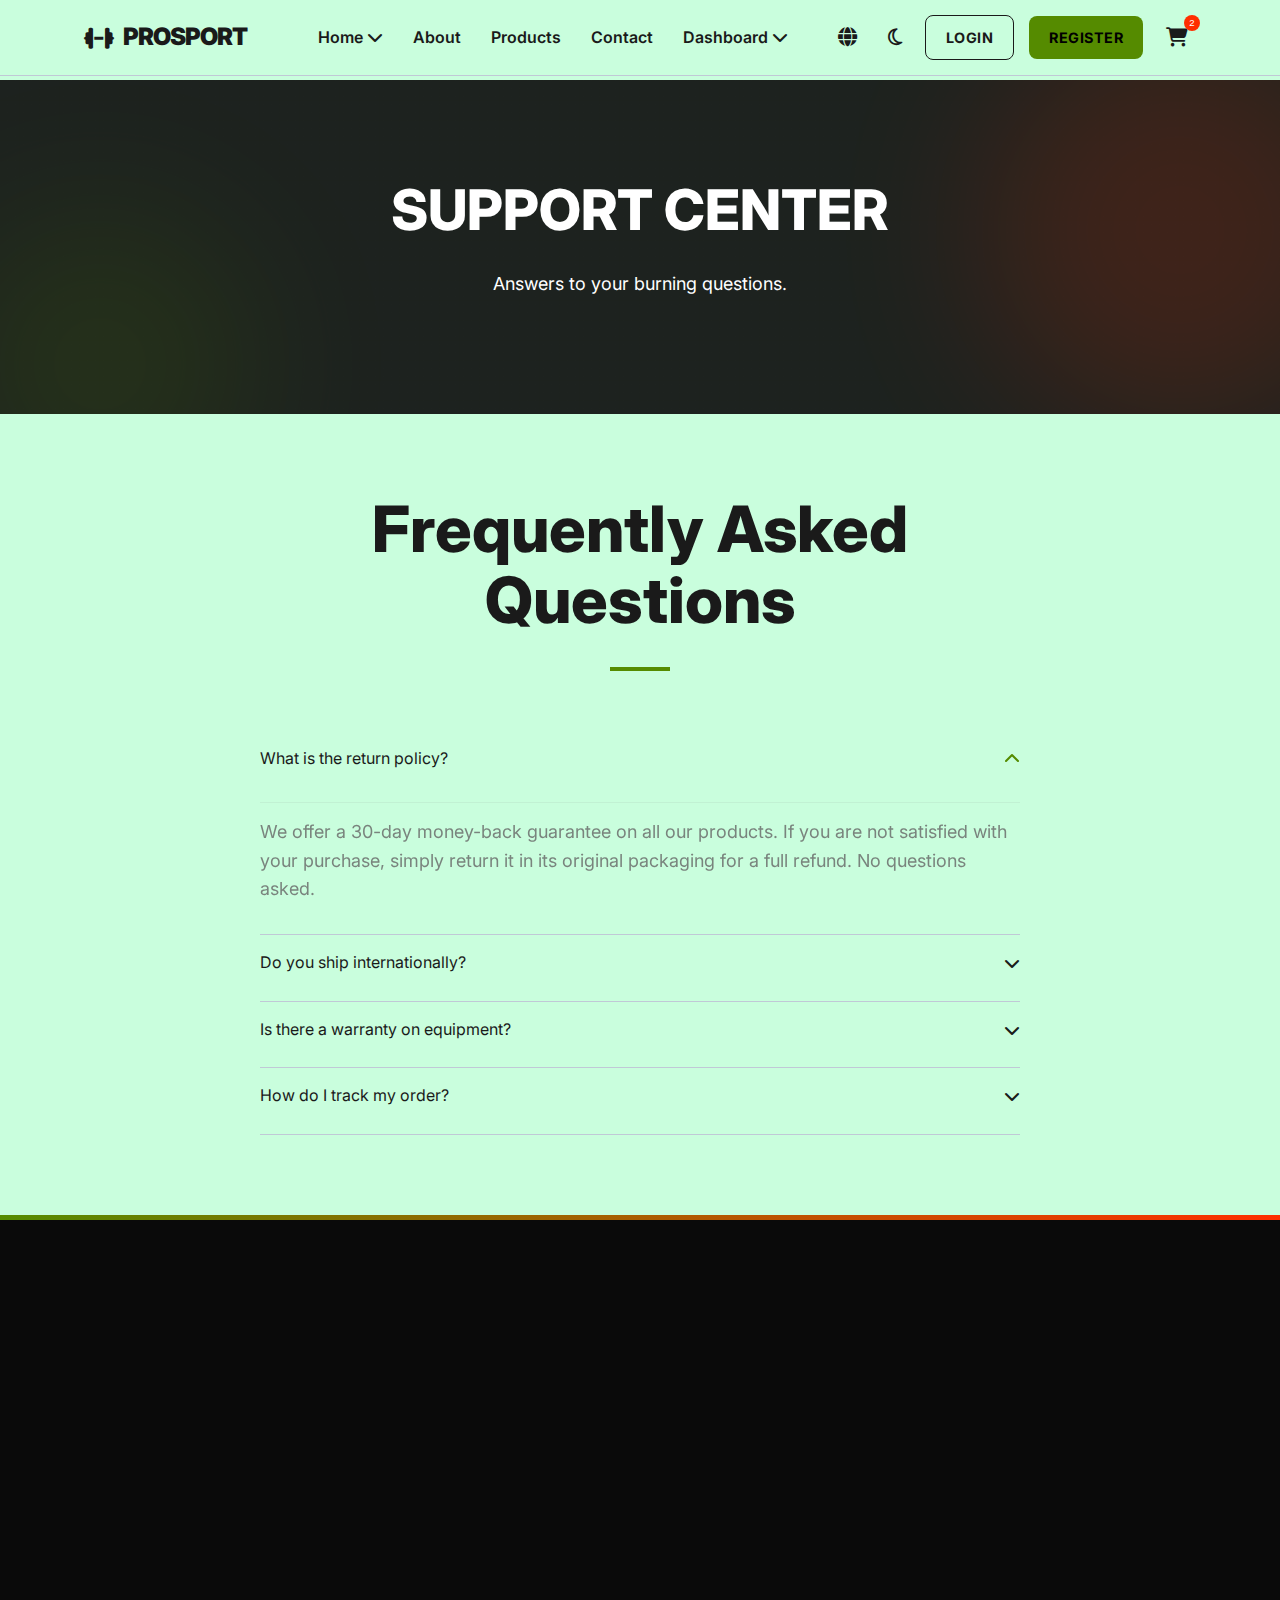
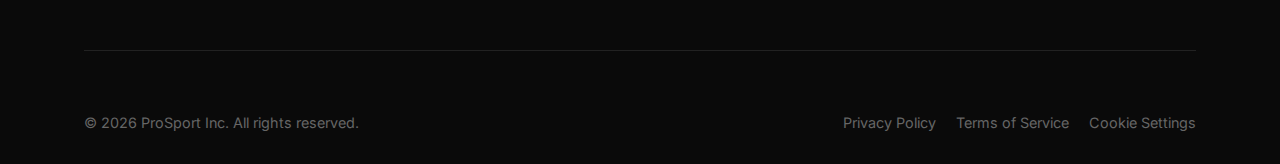
<file: faq.html>
<!DOCTYPE html>
<html lang="en">

<head>
    <link rel="icon" type="image/svg+xml" href="Assets/favicon.svg">
    <meta charset="UTF-8">
    <meta name="viewport" content="width=device-width, initial-scale=1.0">
    <title>ProSport - FAQ</title>
    <link rel="stylesheet" href="style.css">
    <link href="https://fonts.googleapis.com/css2?family=Inter:wght@300;400;500;600;700;800;900&display=swap"
        rel="stylesheet">
    <link rel="stylesheet" href="https://cdnjs.cloudflare.com/ajax/libs/font-awesome/6.4.0/css/all.min.css">
</head>

<body>
    <header>
        <div class="container">
            <nav>
                <a href="index.html" class="logo">
                    <i class="fas fa-dumbbell"></i> PROSPORT
                </a>
                <ul class="nav-links">
                    <!-- Mobile Menu Header -->
                    <li class="mobile-nav-header">
                        <div class="mobile-logo">
                            <i class="fas fa-dumbbell"></i> PROSPORT
                        </div>
                        <button class="mobile-close-btn"><i class="fas fa-times"></i></button>
                    </li>

                    <li class="dropdown">
                        <a href="#">Home <i class="fas fa-chevron-down"></i></a>
                        <ul class="dropdown-content">
                            <li><a href="index.html">Home - 1</a></li>
                            <li><a href="index2.html">Home - 2</a></li>
                        </ul>
                    </li>
                    <li><a href="about.html">About</a></li>
                    <li><a href="products.html">Products</a></li>
                    <li><a href="contact.html">Contact</a></li>

                    <li class="dropdown">
                        <a href="#">Dashboard <i class="fas fa-chevron-down"></i></a>
                        <ul class="dropdown-content">
                            <li><a href="user-dashboard.html">User Dashboard</a></li>
                            <li><a href="admin-dashboard.html">Admin Dashboard</a></li>
                        </ul>
                    </li>
                </ul>
                <div class="nav-actions">
                    <button class="icon-btn rtl-toggle" title="Toggle RTL"><i class="fas fa-globe"></i></button>
                    <button class="icon-btn theme-toggle" title="Toggle Theme"><i class="far fa-moon"></i></button>
                    <a href="login.html" class="btn btn-outline"
                        style="padding: 10px 20px; font-size: 0.9rem; border-width: 1px; border-radius: 8px;">Login</a>
                    <a href="register.html" class="btn"
                        style="padding: 10px 20px; font-size: 0.9rem; border-radius: 8px; color: black;">Register</a>
                    <button class="icon-btn cart-toggle" title="Cart" style="position: relative;">
                        <i class="fas fa-shopping-cart"></i>
                        <span class="cart-badge">2</span>
                    </button>
                    <div class="hamburger">
                        <span></span>
                        <span></span>
                        <span></span>
                    </div>
                </div>
            </nav>
        </div>
    </header>

    <!-- Animated FAQ Hero -->
    <section class="animated-hero-glow">
        <div class="glow-circle glow-circle-1"
            style="left: auto; right: -100px; top: -50px; background: var(--accent-color);"></div>
        <div class="glow-circle glow-circle-2"
            style="right: auto; left: -50px; bottom: -100px; background: var(--primary-color);"></div>
        <div class="container" style="position: relative; z-index: 2;">
            <h1 style="font-size: 3.5rem;">SUPPORT CENTER</h1>
            <p>Answers to your burning questions.</p>
        </div>
    </section>

    <section class="section">
        <div class="container" style="max-width: 800px;">
            <div class="section-header">
                <h1>Frequently Asked Questions</h1>
                <div class="section-underline"></div>
            </div>

            <div class="faq-item active">
                <div class="faq-question">
                    What is the return policy?
                    <i class="fas fa-chevron-down"></i>
                </div>
                <div class="faq-answer">
                    <p>We offer a 30-day money-back guarantee on all our products. If you are not satisfied with your
                        purchase, simply return it in its original packaging for a full refund. No questions asked.</p>
                </div>
            </div>

            <div class="faq-item">
                <div class="faq-question">
                    Do you ship internationally?
                    <i class="fas fa-chevron-down"></i>
                </div>
                <div class="faq-answer">
                    <p>Yes, we ship to over 150 countries worldwide. Shipping times and rates vary depending on the
                        destination. You can view shipping estimates at checkout.</p>
                </div>
            </div>

            <div class="faq-item">
                <div class="faq-question">
                    Is there a warranty on equipment?
                    <i class="fas fa-chevron-down"></i>
                </div>
                <div class="faq-answer">
                    <p>Absolutely. All our heavy equipment comes with a lifetime frame warranty and a 5-year parts
                        warranty. Accessories typically carry a 1-year warranty against manufacturing defects.</p>
                </div>
            </div>

            <div class="faq-item">
                <div class="faq-question">
                    How do I track my order?
                    <i class="fas fa-chevron-down"></i>
                </div>
                <div class="faq-answer">
                    <p>Once your order ships, you will receive a tracking number via email. You can also track your
                        order status in real-time by logging into your user dashboard.</p>
                </div>
            </div>
        </div>
    </section>

    <!-- Footer -->
    <footer class="footer-elaborate">
        <div class="container">
            <div class="footer-top">
                <div class="footer-col" data-animate="fade-up">
                    <a href="index.html" class="logo" style="color: white; margin-bottom: 25px; text-decoration: none;">
                        <i class="fas fa-dumbbell" style="color: var(--primary-color);"></i> PROSPORT
                    </a>
                    <p style="color: #999; line-height: 1.8; margin-bottom: 25px;">
                        The world's premier destination for high-performance athletic equipment. We empower athletes to
                        surpass their limits through innovation and superior design.
                    </p>
                    <div class="social-links">
                        <a href="#"><i class="fab fa-facebook-f"></i></a>
                        <a href="#"><i class="fab fa-twitter"></i></a>
                        <a href="#"><i class="fab fa-instagram"></i></a>
                        <a href="#"><i class="fab fa-youtube"></i></a>
                    </div>
                </div>

                <div class="footer-col" data-animate="fade-up" style="transition-delay: 0.1s;">
                    <h4>Shop</h4>
                    <ul class="footer-links">
                        <li><a href="shop.html">New Arrivals</a></li>
                        <li><a href="shop.html">Best Sellers</a></li>
                        <li><a href="shop.html">Men's Equipment</a></li>
                        <li><a href="shop.html">Women's Gear</a></li>
                        <li><a href="shop.html">Accessories</a></li>
                    </ul>
                </div>

                <div class="footer-col" data-animate="fade-up" style="transition-delay: 0.2s;">
                    <h4>Support</h4>
                    <ul class="footer-links">
                        <li><a href="contact.html">Order Status</a></li>
                        <li><a href="contact.html">Shipping & Returns</a></li>
                        <li><a href="faq.html">FAQ</a></li>
                        <li><a href="contact.html">Contact Us</a></li>
                        <li><a href="#">Size Guide</a></li>
                    </ul>
                </div>

                <div class="footer-col" data-animate="fade-up" style="transition-delay: 0.3s;">
                    <h4>Newsletter</h4>
                    <p>Subscribe to receive updates, access to exclusive deals, and more.</p>
                    <form class="newsletter-form">
                        <input type="email" placeholder="Enter your email" required>
                        <button type="submit"><i class="fas fa-paper-plane"></i></button>
                    </form>
                    <div
                        style="margin-top: 25px; display: flex; align-items: center; gap: 10px; color: #777; font-size: 0.8rem;">
                        <i class="fas fa-lock"></i> Secure 256-bit SSL encryption.
                    </div>
                </div>
            </div>

            <div class="footer-bottom">
                <div>&copy; 2026 ProSport Inc. All rights reserved.</div>
                <div style="display: flex; gap: 20px;">
                    <a href="#">Privacy Policy</a>
                    <a href="#">Terms of Service</a>
                    <a href="#">Cookie Settings</a>
                </div>
            </div>
        </div>
    </footer>

    <script src="main.js"></script>
</body>

</html>
</file>
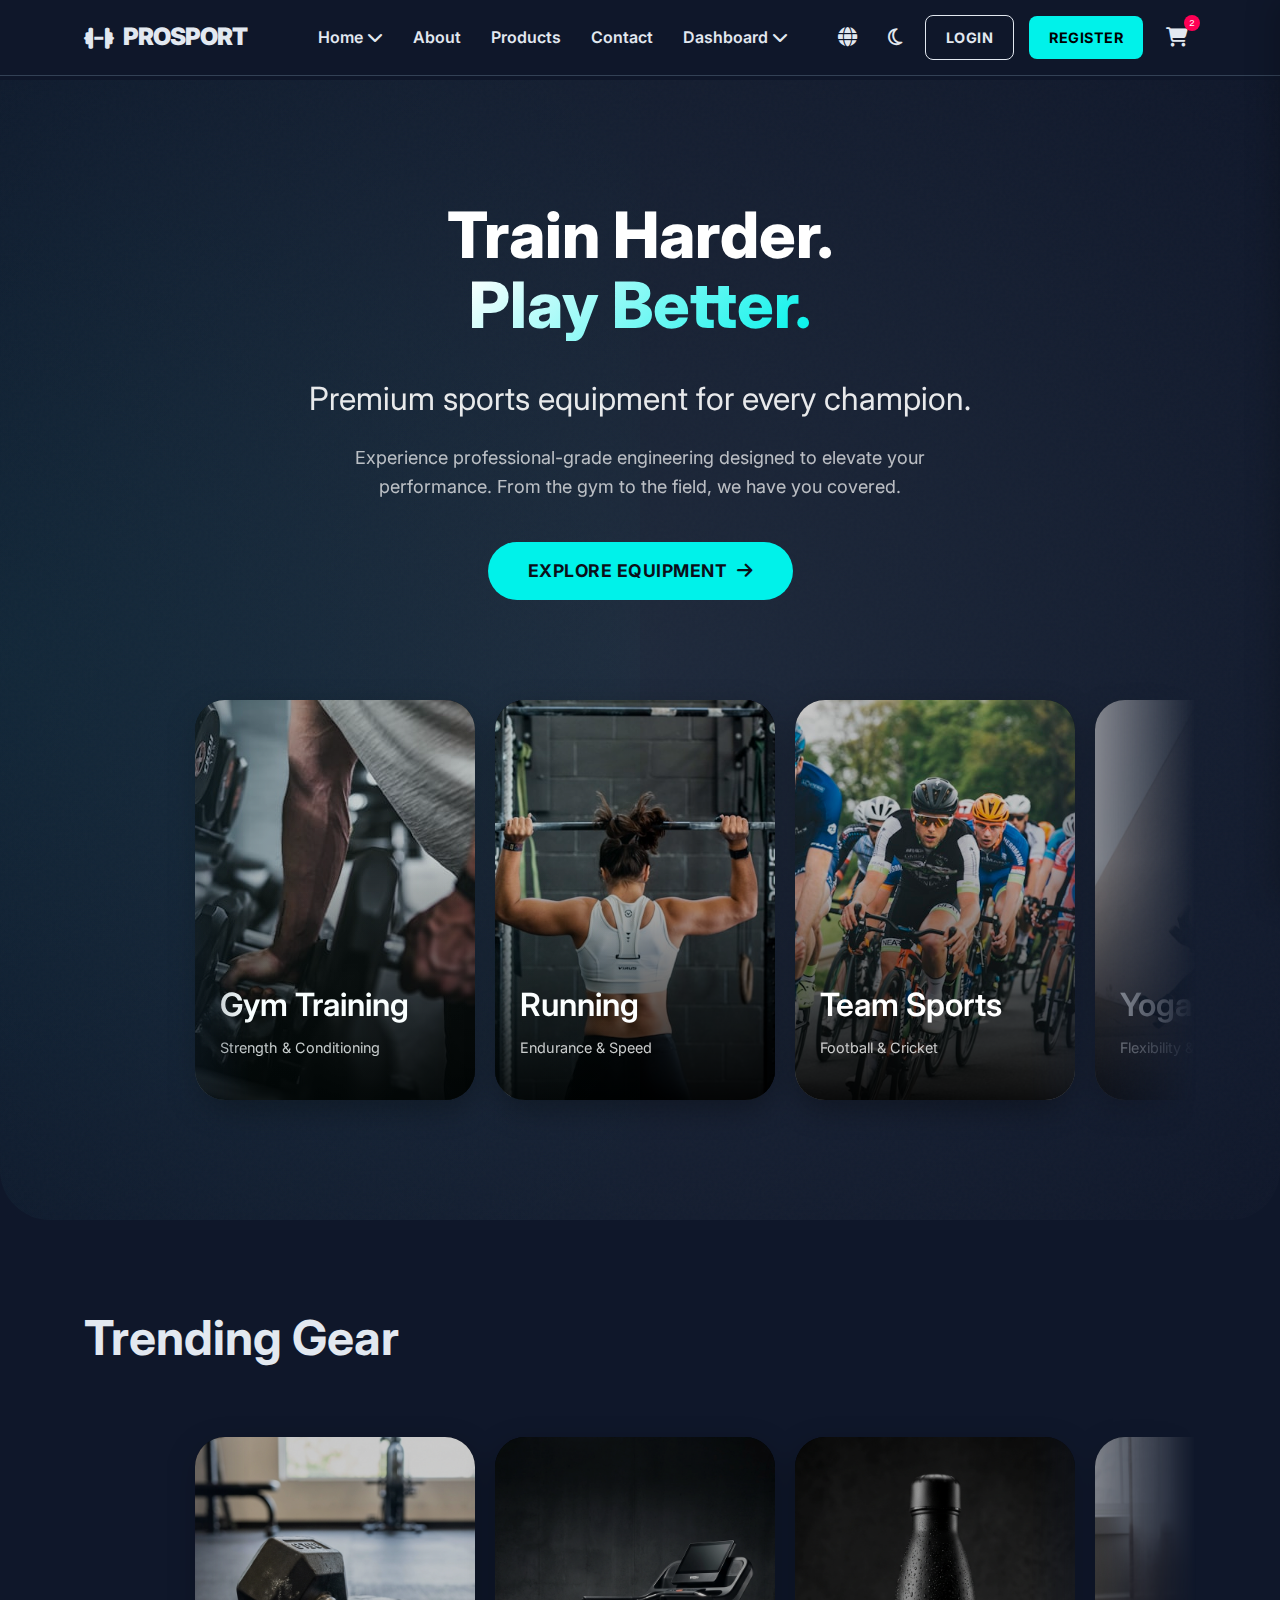
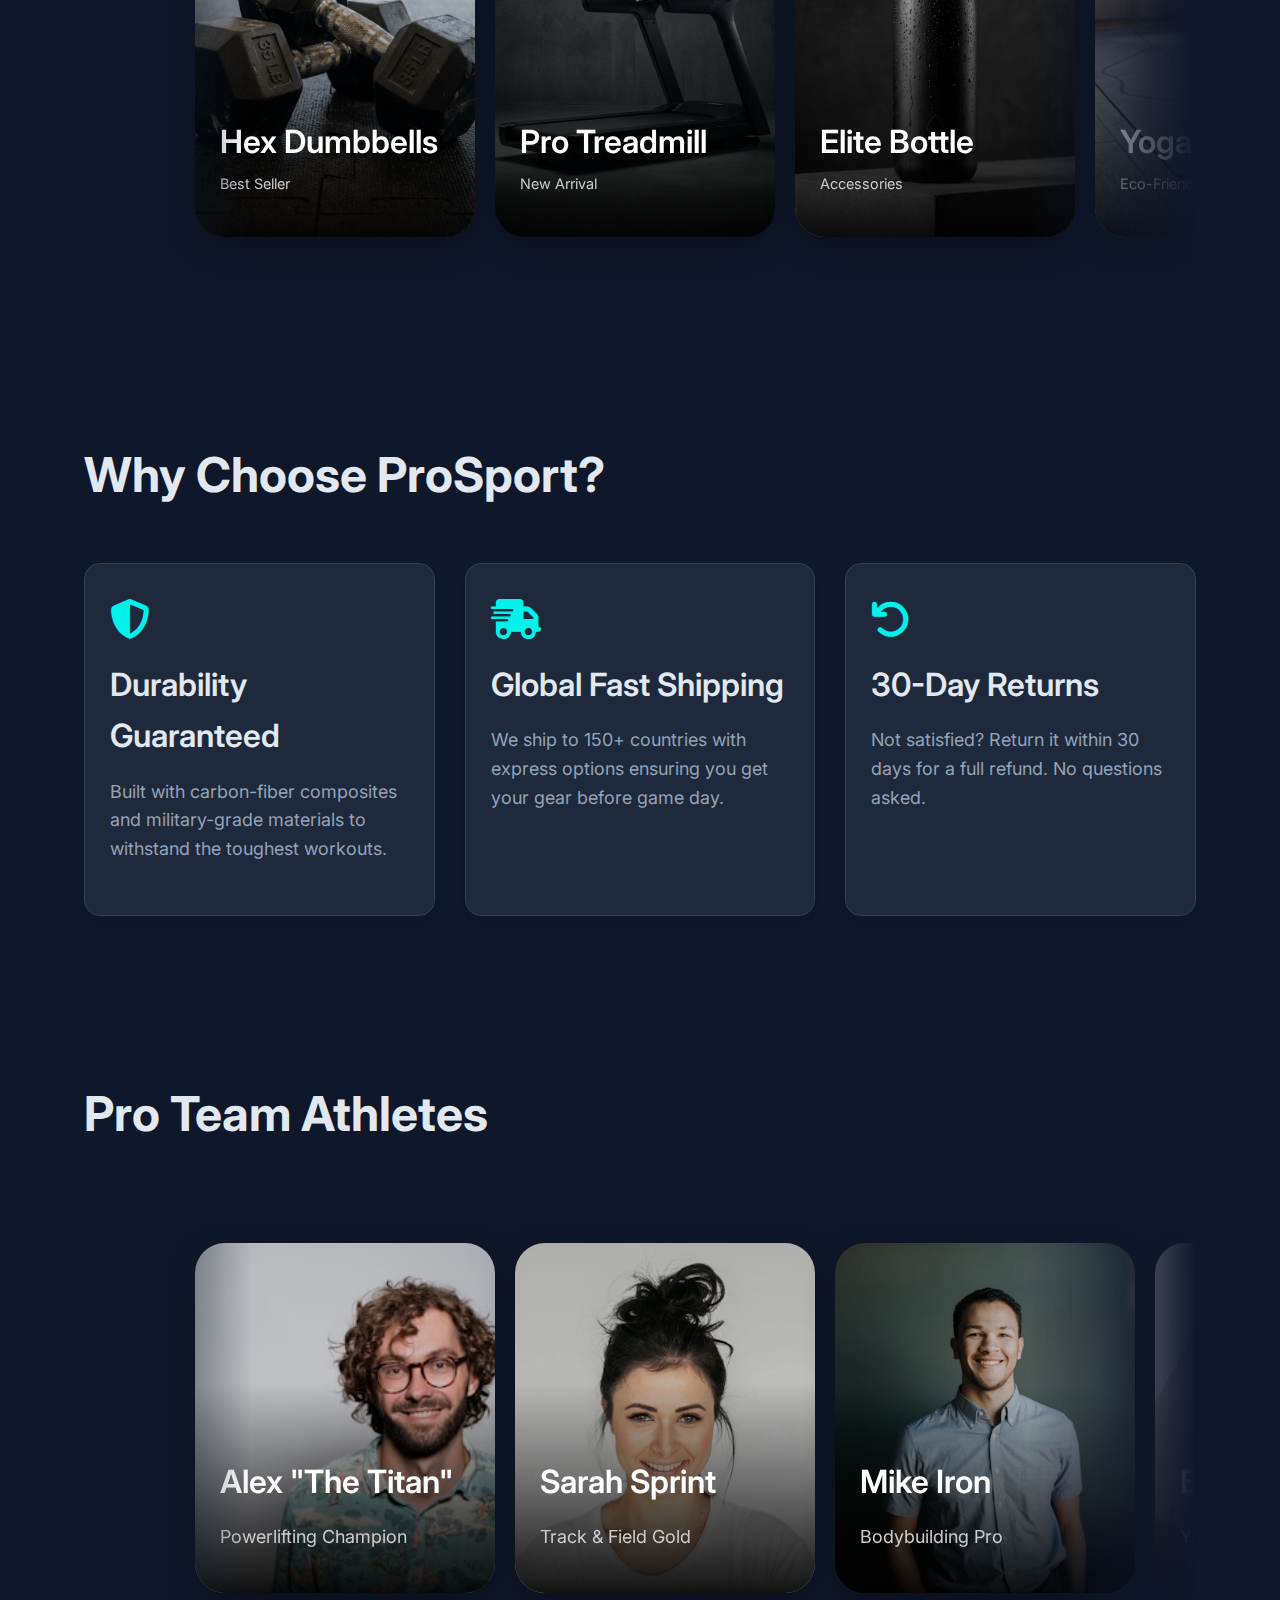
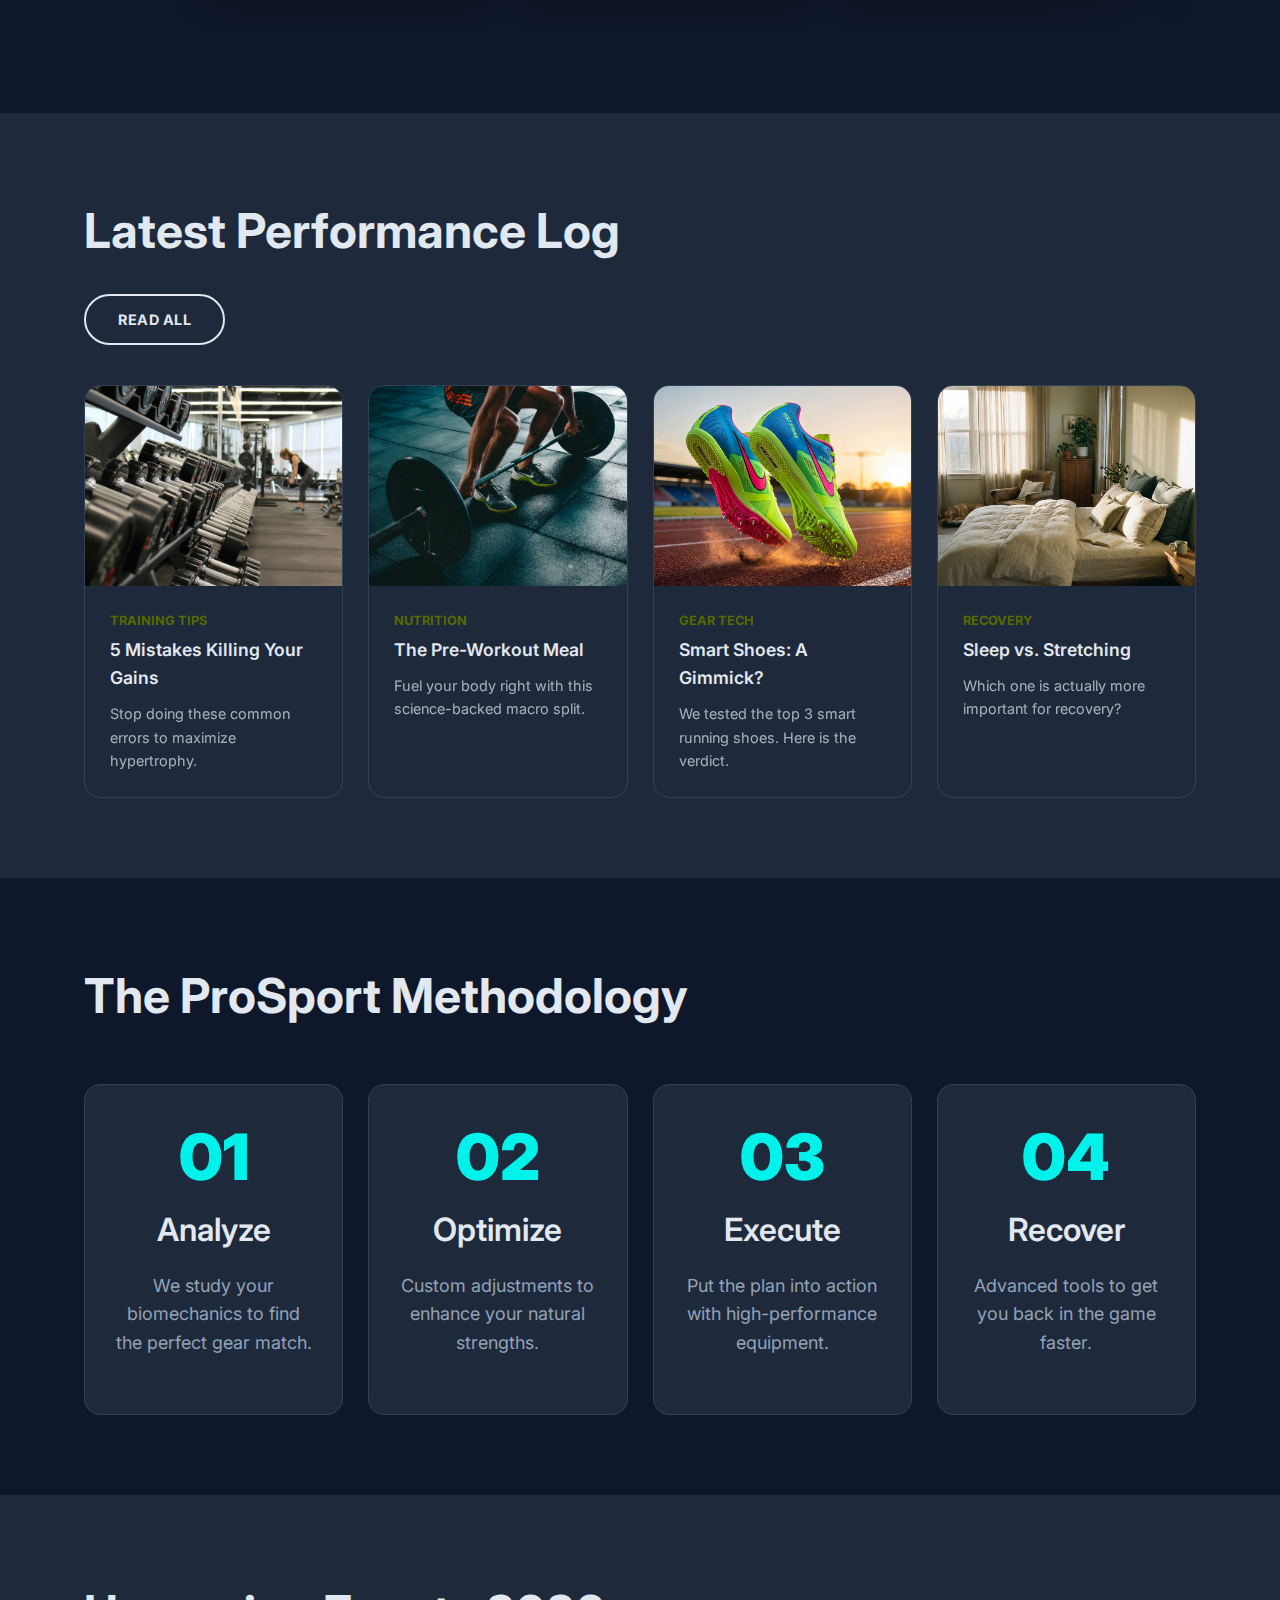
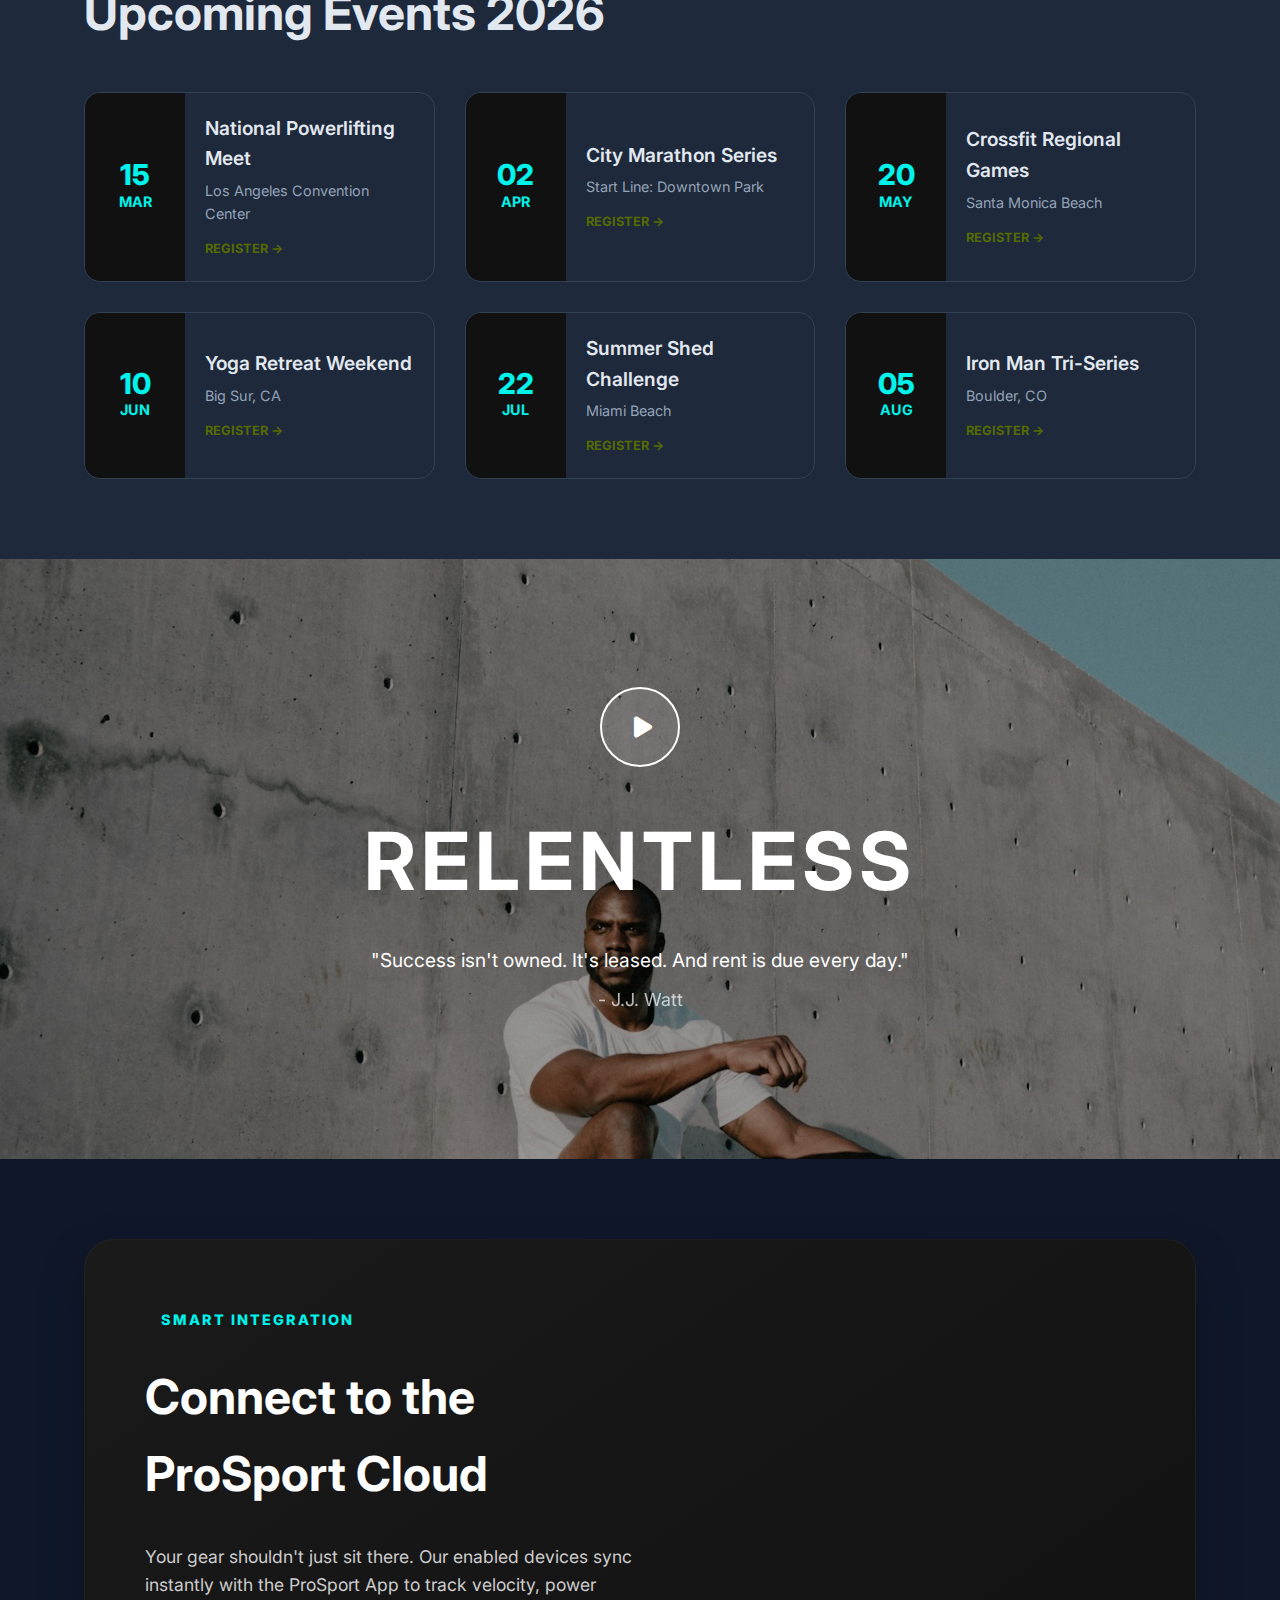
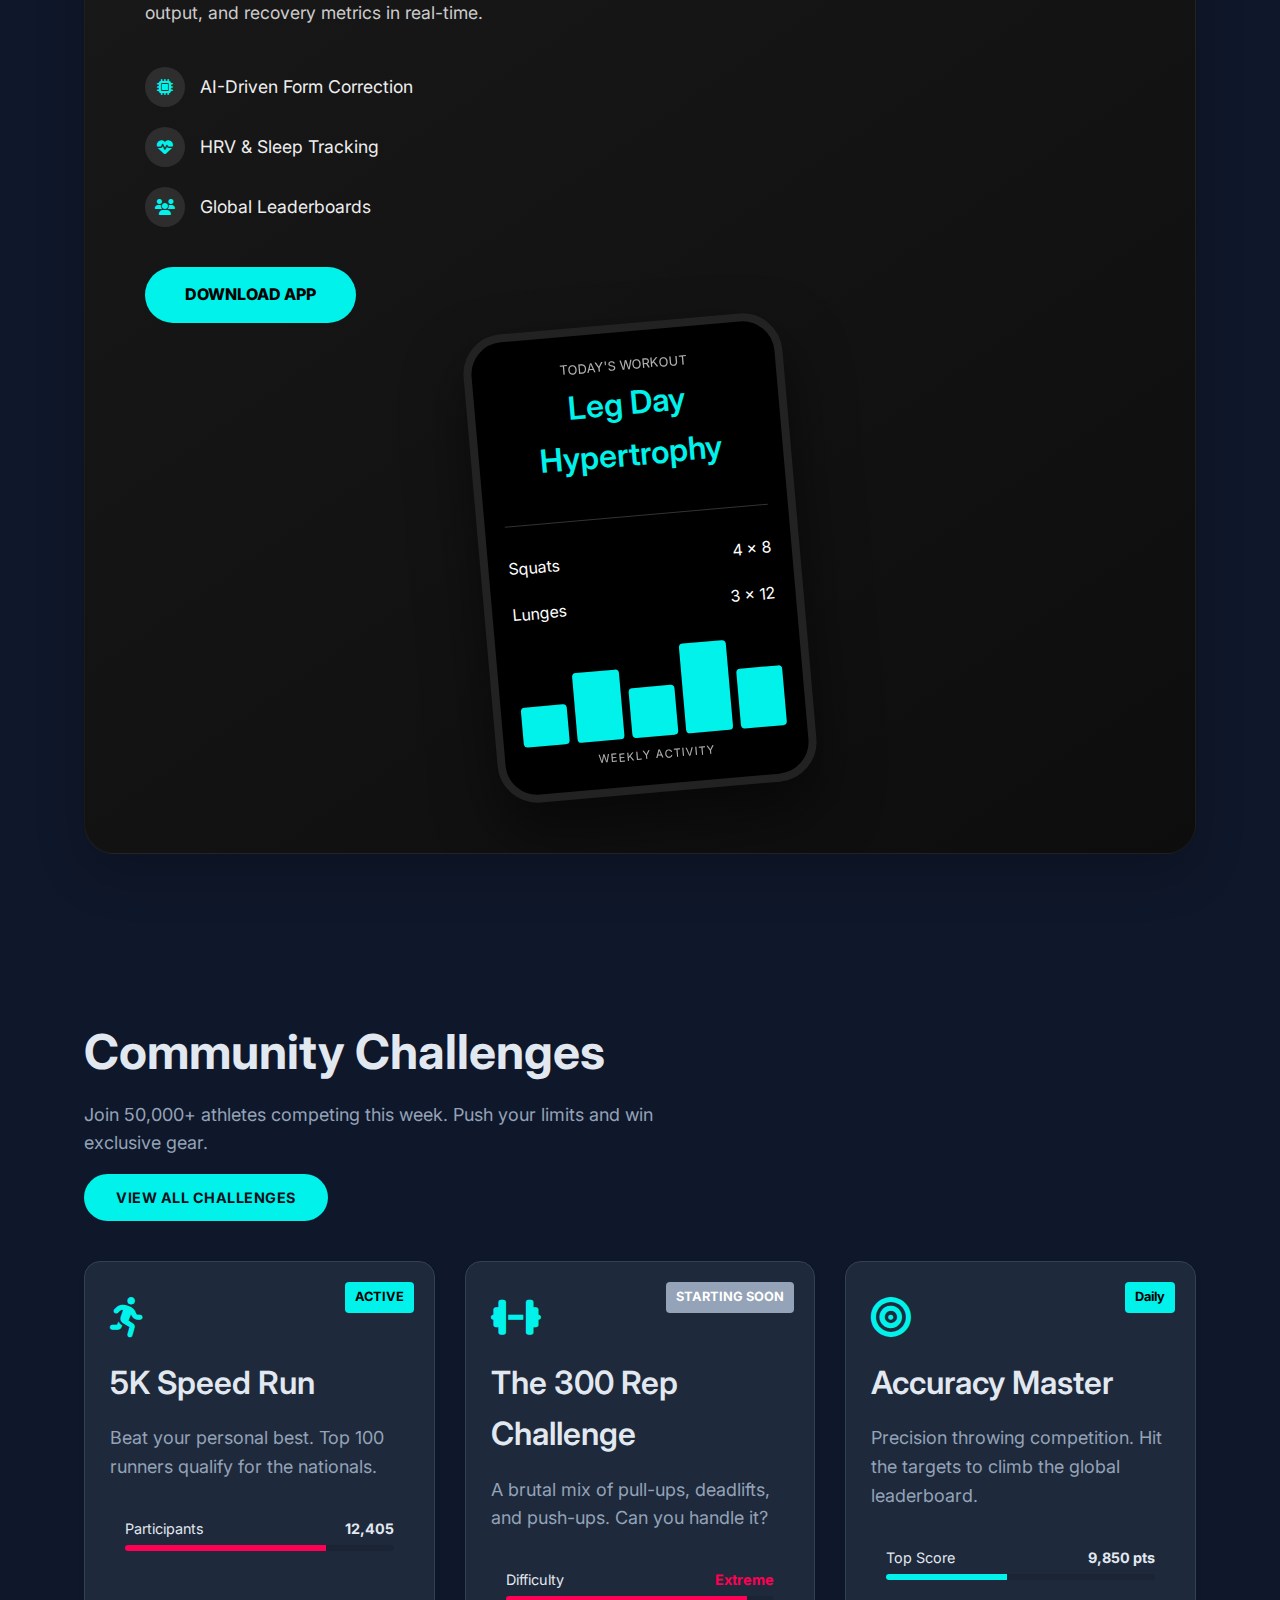
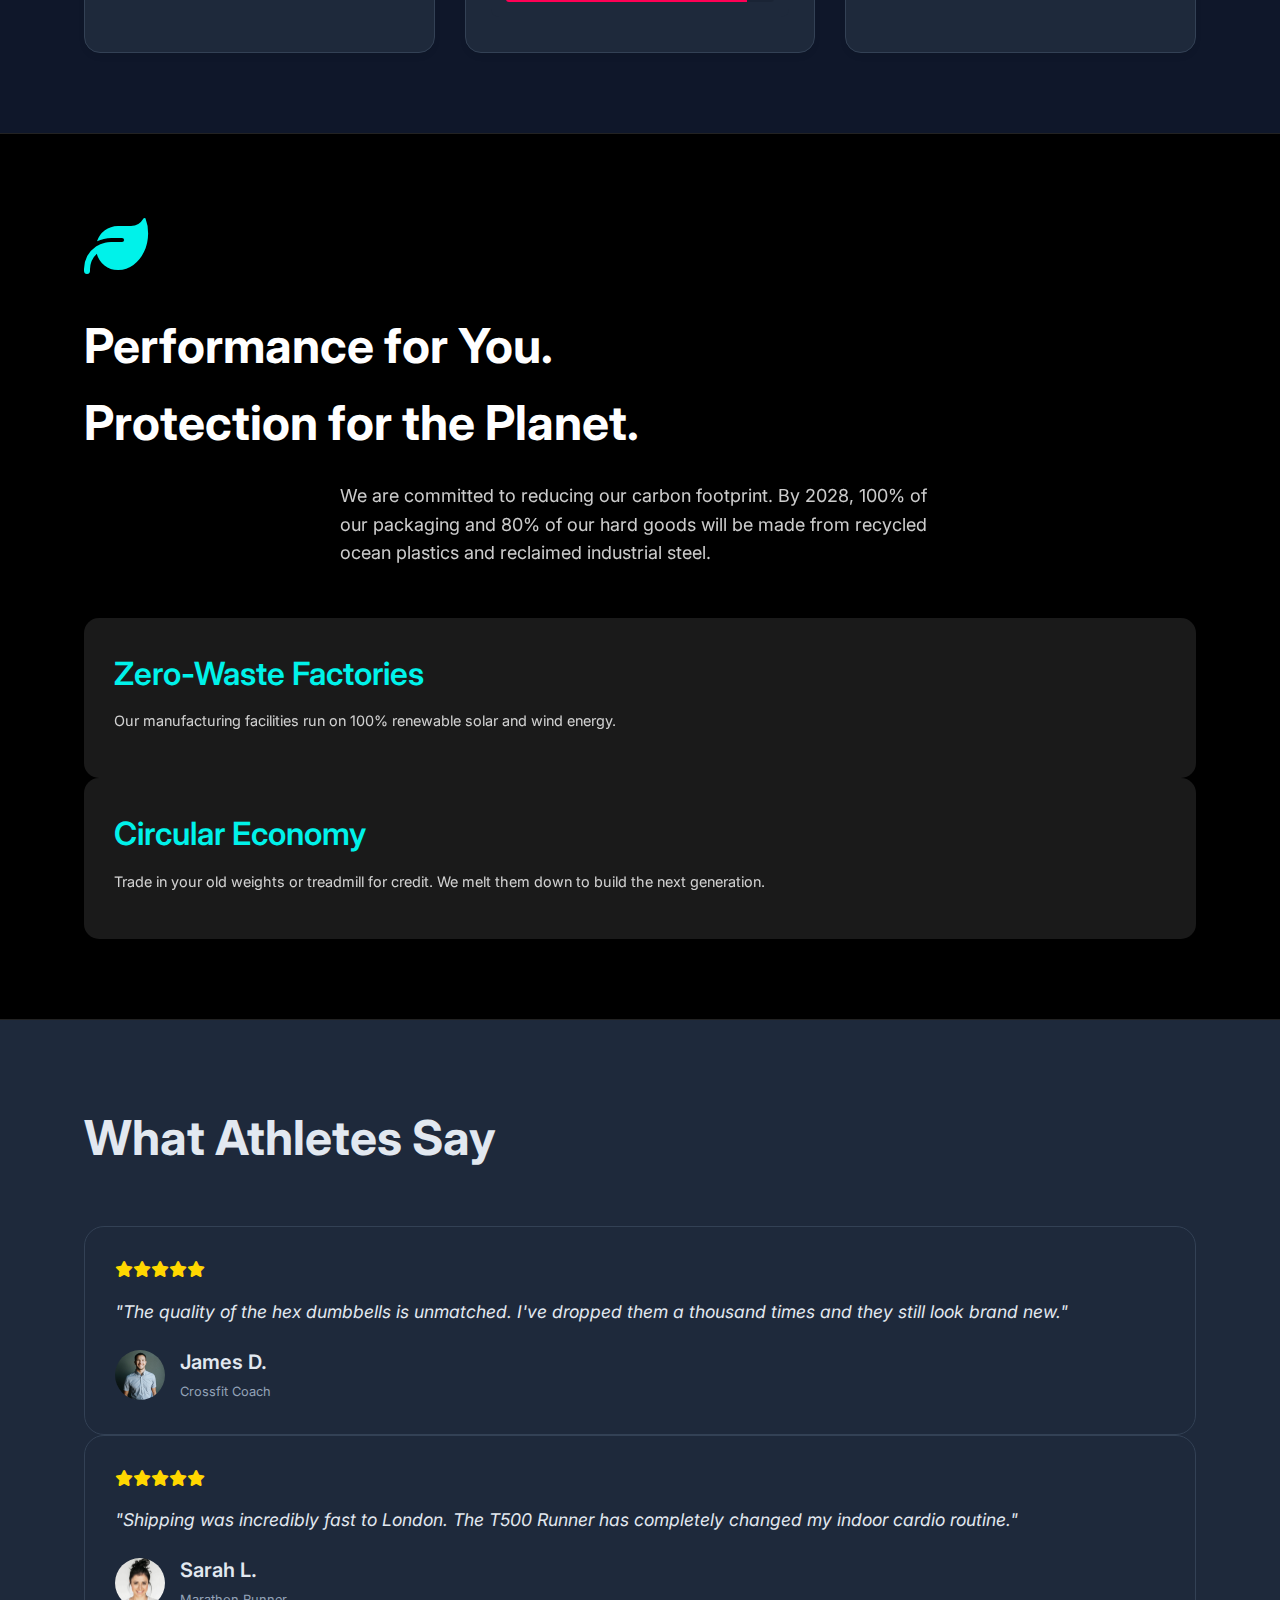
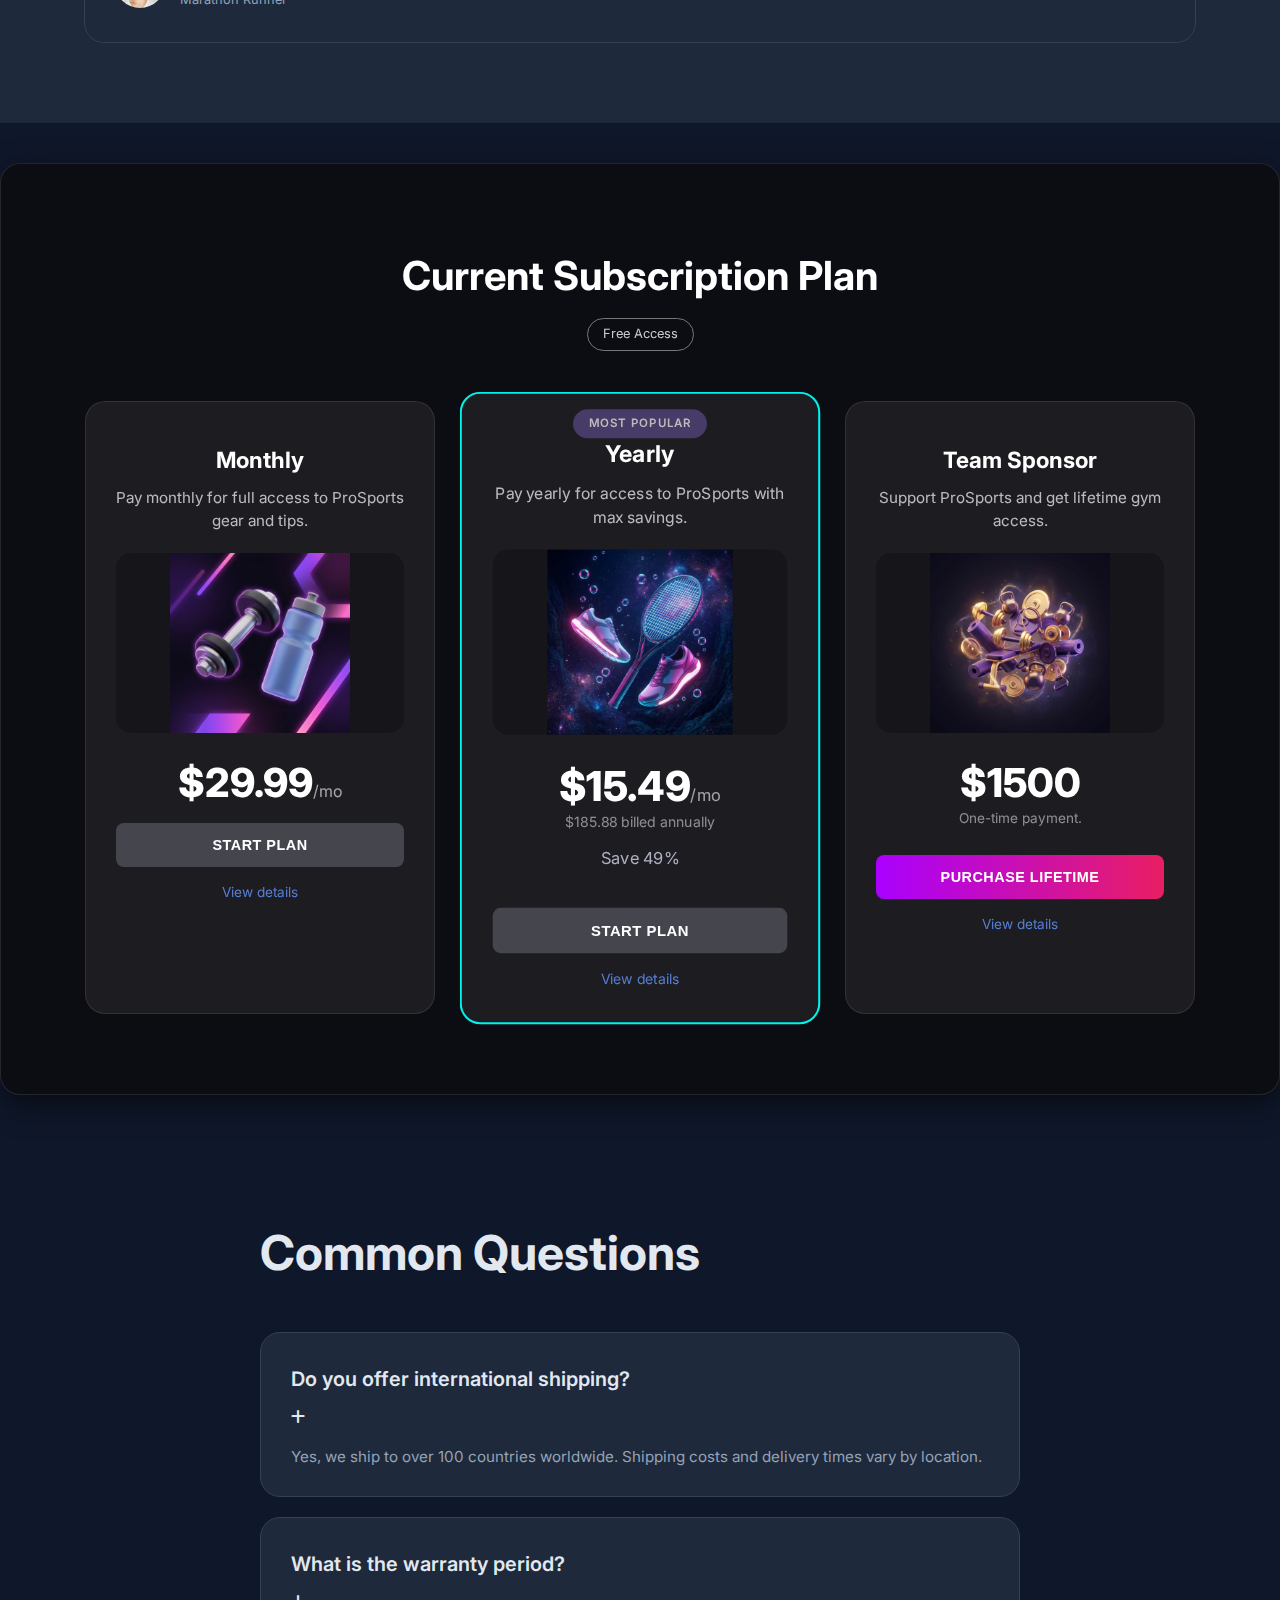
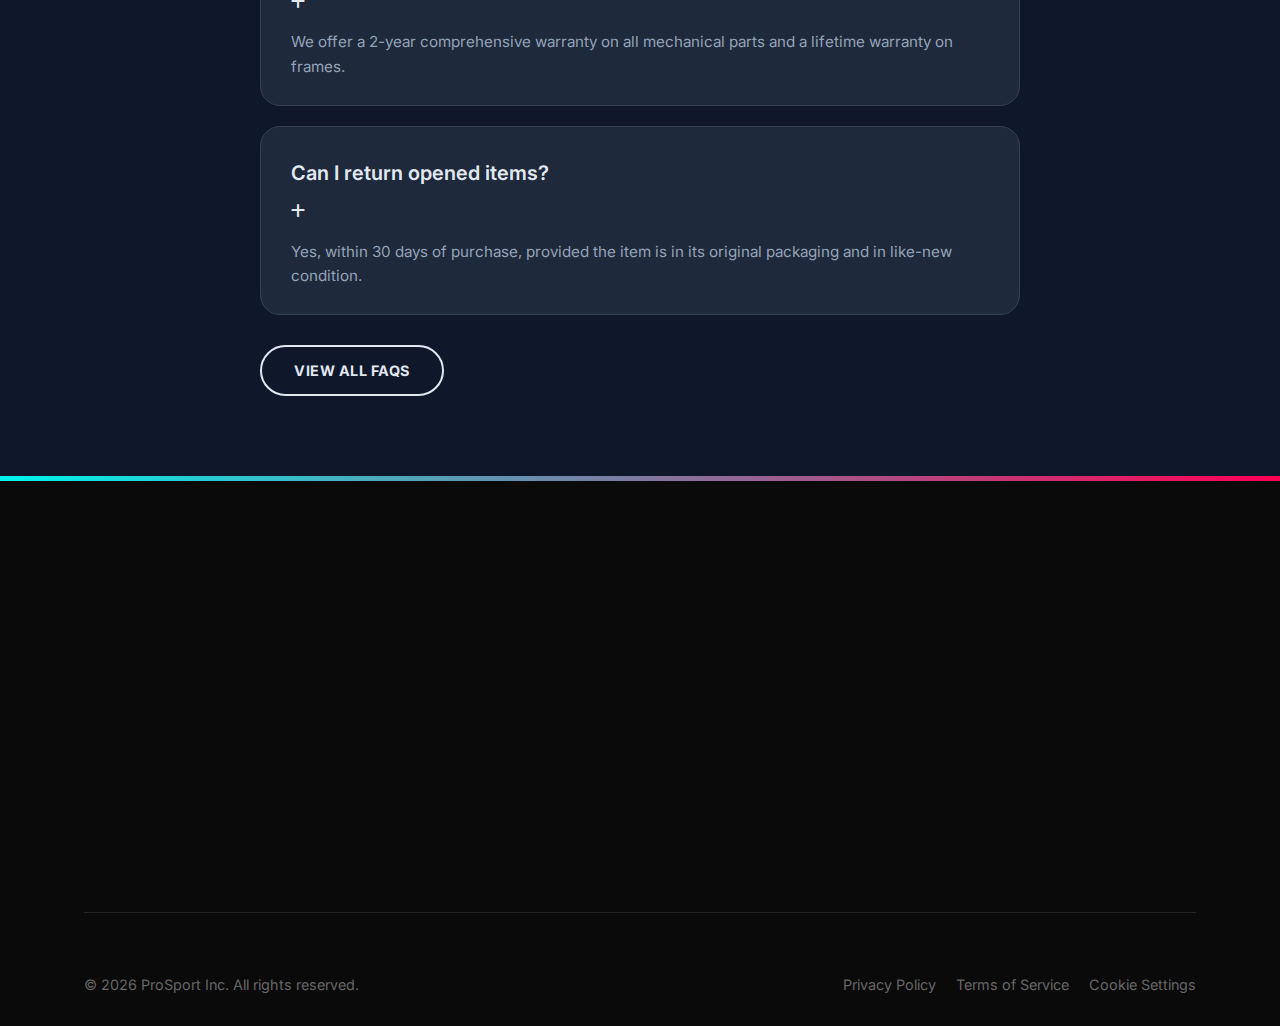
<file: index2.html>
<!DOCTYPE html>
<html lang="en" dir="ltr"> <!-- Default LTR -->

<head>
    <link rel="icon" type="image/svg+xml" href="Assets/favicon.svg">
    <meta charset="UTF-8">
    <meta name="viewport" content="width=device-width, initial-scale=1.0">
    <title>ProSport - Premium Equipment</title>
    <link rel="stylesheet" href="style.css">
    <link href="https://fonts.googleapis.com/css2?family=Inter:wght@300;400;500;600;700;800;900&display=swap"
        rel="stylesheet">
    <!-- FontAwesome for Icons (Allowed per context, no other ext dependencies) -->
    <link rel="stylesheet" href="https://cdnjs.cloudflare.com/ajax/libs/font-awesome/6.4.0/css/all.min.css">
</head>

<body class="theme-modern">

    <header>
        <div class="container">
            <nav>
                <a href="index.html" class="logo">
                    <i class="fas fa-dumbbell"></i> PROSPORT
                </a>
                <ul class="nav-links">
                    <!-- Mobile Menu Header -->
                    <li class="mobile-nav-header">
                        <div class="mobile-logo">
                            <i class="fas fa-dumbbell"></i> PROSPORT
                        </div>
                        <button class="mobile-close-btn"><i class="fas fa-times"></i></button>
                    </li>

                    <li class="dropdown">
                        <a href="#">Home <i class="fas fa-chevron-down"></i></a>
                        <ul class="dropdown-content">
                            <li><a href="index.html">Home - 1</a></li>
                            <li><a href="index2.html">Home - 2</a></li>
                        </ul>
                    </li>
                    <li><a href="about.html">About</a></li>
                    <li><a href="products.html">Products</a></li>
                    <li><a href="contact.html">Contact</a></li>

                    <li class="dropdown">
                        <a href="#">Dashboard <i class="fas fa-chevron-down"></i></a>
                        <ul class="dropdown-content">
                            <li><a href="user-dashboard.html">User Dashboard</a></li>
                            <li><a href="admin-dashboard.html">Admin Dashboard</a></li>
                        </ul>
                    </li>
                </ul>
                <div class="nav-actions">
                    <button class="icon-btn rtl-toggle" title="Toggle RTL"><i class="fas fa-globe"></i></button>
                    <button class="icon-btn theme-toggle" title="Toggle Theme"><i class="far fa-moon"></i></button>
                    <a href="login.html" class="btn btn-outline"
                        style="padding: 10px 20px; font-size: 0.9rem; border-width: 1px; border-radius: 8px;">Login</a>
                    <a href="register.html" class="btn"
                        style="padding: 10px 20px; font-size: 0.9rem; border-radius: 8px; color: black;">Register</a>
                    <button class="icon-btn cart-toggle" title="Cart" style="position: relative;">
                        <i class="fas fa-shopping-cart"></i>
                        <span class="cart-badge">2</span>
                    </button>
                    <div class="hamburger">
                        <span></span>
                        <span></span>
                        <span></span>
                    </div>
                </div>
            </nav>
        </div>
    </header>

    <!-- NEW HERO SECTION -->
    <section class="hero-modern">
        <div class="container">
            <div class="hero-content">
                <h1 class="animate-fade-up">Train Harder. <br> <span class="gradient-text">Play Better.</span></h1>
                <h3 class="animate-fade-up delay-1" style="margin-block: 20px; font-weight: 400; opacity: 0.9;">Premium
                    sports equipment
                    for every champion.</h3>
                <p class="animate-fade-up delay-2"
                    style="max-width: 600px; margin-inline: auto; opacity: 0.7; margin-bottom: 40px;">
                    Experience professional-grade engineering designed to elevate your performance. From the gym to the
                    field, we have you covered.
                </p>
                <div class="animate-fade-up delay-3">
                    <a href="products.html" class="btn" style="font-size: 1.1rem; padding: 15px 40px;">
                        Explore Equipment <i class="fas fa-arrow-right"></i>
                    </a>
                </div>
            </div>

            <!-- Horizontal Scroll Cards -->
            <div class="cards-scroll-container animate-fade-up delay-3">
                <div class="scroll-card">
                    <img src="Assets/p1.jpg" alt="Gym Training">
                    <div class="card-overlay">
                        <h3 style="color: white; margin-bottom: 5px;">Gym Training</h3>
                        <p style="color: #ccc; font-size: 0.9rem;">Strength & Conditioning</p>
                    </div>
                </div>
                <div class="scroll-card">
                    <img src="Assets/cat2.jpg" alt="Running">
                    <div class="card-overlay">
                        <h3 style="color: white; margin-bottom: 5px;">Running</h3>
                        <p style="color: #ccc; font-size: 0.9rem;">Endurance & Speed</p>
                    </div>
                </div>
                <div class="scroll-card">
                    <img src="Assets/cat3.jpg" alt="Team Sports">
                    <div class="card-overlay">
                        <h3 style="color: white; margin-bottom: 5px;">Team Sports</h3>
                        <p style="color: #ccc; font-size: 0.9rem;">Football & Cricket</p>
                    </div>
                </div>
                <div class="scroll-card">
                    <img src="Assets/p4.jpg" alt="Yoga">
                    <div class="card-overlay">
                        <h3 style="color: white; margin-bottom: 5px;">Yoga</h3>
                        <p style="color: #ccc; font-size: 0.9rem;">Flexibility & Flow</p>
                    </div>
                </div>
                <div class="scroll-card">
                    <img src="Assets/gloves.jpg" alt="Gear">
                    <div class="card-overlay">
                        <h3 style="color: white; margin-bottom: 5px;">Tech Gear</h3>
                        <p style="color: #ccc; font-size: 0.9rem;">Smart Wearables</p>
                    </div>
                </div>
                <!-- New Added Cards for Extended Scroll -->
                <div class="scroll-card">
                    <img src="Assets/kettlebell.jpg" alt="Crossfit">
                    <div class="card-overlay">
                        <h3 style="color: white; margin-bottom: 5px;">Crossfit</h3>
                        <p style="color: #ccc; font-size: 0.9rem;">High Intensity</p>
                    </div>
                </div>
                <div class="scroll-card">
                    <img src="Assets/hero1.jpg" alt="Powerlifting">
                    <div class="card-overlay">
                        <h3 style="color: white; margin-bottom: 5px;">Powerlifting</h3>
                        <p style="color: #ccc; font-size: 0.9rem;">Maximum Strength</p>
                    </div>
                </div>
                <div class="scroll-card">
                    <img src="Assets/hero2.jpg" alt="Calisthenics">
                    <div class="card-overlay">
                        <h3 style="color: white; margin-bottom: 5px;">Calisthenics</h3>
                        <p style="color: #ccc; font-size: 0.9rem;">Bodyweight Mastery</p>
                    </div>
                </div>
                <div class="scroll-card">
                    <img src="Assets/cat1.jpg" alt="Boxing">
                    <div class="card-overlay">
                        <h3 style="color: white; margin-bottom: 5px;">Boxing</h3>
                        <p style="color: #ccc; font-size: 0.9rem;">Combat Sports</p>
                    </div>
                </div>
                <div class="scroll-card">
                    <img src="Assets/gym-bg.jpg" alt="Cycling">
                    <div class="card-overlay">
                        <h3 style="color: white; margin-bottom: 5px;">Cycling</h3>
                        <p style="color: #ccc; font-size: 0.9rem;">Indoor & Outdoor</p>
                    </div>
                </div>
            </div>
        </div>
    </section>

    <!-- NEW SECTION: Trending Gear -->
    <section class="section">
        <div class="container">
            <h2 class="text-center" style="margin-bottom: 20px;">Trending Gear</h2>
            <div class="cards-scroll-container animate-fade-up">
                <div class="scroll-card">
                    <img src="Assets/hex_dumbbell.jpg" alt="Dumbbells">
                    <div class="card-overlay">
                        <h3 style="color: white; margin-bottom: 5px;">Hex Dumbbells</h3>
                        <p style="color: #ccc; font-size: 0.9rem;">Best Seller</p>
                    </div>
                </div>
                <div class="scroll-card">
                    <img src="Assets/treadmill.jpg" alt="Treadmill">
                    <div class="card-overlay">
                        <h3 style="color: white; margin-bottom: 5px;">Pro Treadmill</h3>
                        <p style="color: #ccc; font-size: 0.9rem;">New Arrival</p>
                    </div>
                </div>
                <div class="scroll-card">
                    <img src="Assets/water_bottle.jpg" alt="Bottle">
                    <div class="card-overlay">
                        <h3 style="color: white; margin-bottom: 5px;">Elite Bottle</h3>
                        <p style="color: #ccc; font-size: 0.9rem;">Accessories</p>
                    </div>
                </div>
                <div class="scroll-card">
                    <img src="Assets/yoga_mat.jpg" alt="Yoga Mat">
                    <div class="card-overlay">
                        <h3 style="color: white; margin-bottom: 5px;">Yoga Mat Plus</h3>
                        <p style="color: #ccc; font-size: 0.9rem;">Eco-Friendly</p>
                    </div>
                </div>
                <div class="scroll-card">
                    <img src="Assets/cat1.jpg" alt="Kettlebell">
                    <div class="card-overlay">
                        <h3 style="color: white; margin-bottom: 5px;">Iron Kettlebell</h3>
                        <p style="color: #ccc; font-size: 0.9rem;">Heavy Duty</p>
                    </div>
                </div>
                <div class="scroll-card">
                    <img src="Assets/cat2.jpg" alt="Shoes">
                    <div class="card-overlay">
                        <h3 style="color: white; margin-bottom: 5px;">Speed Runners</h3>
                        <p style="color: #ccc; font-size: 0.9rem;">Footwear</p>
                    </div>
                </div>
            </div>
        </div>
    </section>

    <!-- Content Sections (Preserved but styled with new CSS) -->
    <section class="section">
        <div class="container">
            <h2 class="text-center" style="margin-bottom: 50px;">Why Choose ProSport?</h2>

            <div class="pro-grid-3">
                <div class="feature-card">
                    <i class="fas fa-shield-alt feature-icon"></i>
                    <h3>Durability Guaranteed</h3>
                    <p style="color: var(--text-muted);">Built with carbon-fiber composites and military-grade materials
                        to withstand the toughest workouts.</p>
                </div>
                <div class="feature-card">
                    <i class="fas fa-shipping-fast feature-icon"></i>
                    <h3>Global Fast Shipping</h3>
                    <p style="color: var(--text-muted);">We ship to 150+ countries with express options ensuring you get
                        your gear before game day.</p>
                </div>
                <div class="feature-card">
                    <i class="fas fa-undo feature-icon"></i>
                    <h3>30-Day Returns</h3>
                    <p style="color: var(--text-muted);">Not satisfied? Return it within 30 days for a full refund. No
                        questions asked.</p>
                </div>
            </div>
        </div>
    </section>

    <!-- Featured Athletes -->
    <section class="section">
        <div class="container">
            <h2 class="text-center" style="margin-bottom: 50px;">Pro Team Athletes</h2>
            <div class="cards-scroll-container">
                <div class="scroll-card" style="flex: 0 0 300px; height: 350px;">
                    <img src="Assets/team1.jpg" alt="Athlete">
                    <div class="card-overlay">
                        <h3 style="color: white">Alex "The Titan"</h3>
                        <p style="color: #ccc">Powerlifting Champion</p>
                    </div>
                </div>
                <div class="scroll-card" style="flex: 0 0 300px; height: 350px;">
                    <img src="Assets/team2.jpg" alt="Athlete">
                    <div class="card-overlay">
                        <h3 style="color: white">Sarah Sprint</h3>
                        <p style="color: #ccc">Track & Field Gold</p>
                    </div>
                </div>
                <div class="scroll-card" style="flex: 0 0 300px; height: 350px;">
                    <img src="Assets/team3.jpg" alt="Athlete">
                    <div class="card-overlay">
                        <h3 style="color: white">Mike Iron</h3>
                        <p style="color: #ccc">Bodybuilding Pro</p>
                    </div>
                </div>
                <div class="scroll-card" style="flex: 0 0 300px; height: 350px;">
                    <img src="Assets/p4.jpg" alt="Athlete">
                    <div class="card-overlay">
                        <h3 style="color: white">Elena Flow</h3>
                        <p style="color: #ccc">Yoga Master</p>
                    </div>
                </div>
            </div>
        </div>
    </section>

    <!-- Latest News -->
    <section class="section" style="background: var(--bg-secondary);">
        <div class="container">
            <div class="flex-between" style="margin-bottom: 40px;">
                <h2>Latest Performance Log</h2>
                <a href="#" class="btn btn-outline">Read All</a>
            </div>

            <div class="pro-grid-4">
                <div class="log-card">
                    <div class="log-img">
                        <img src="Assets/hero1.jpg">
                    </div>
                    <div class="log-content">
                        <div class="log-category">TRAINING TIPS</div>
                        <h3 style="font-size: 1.1rem; margin-bottom: 10px;">5 Mistakes Killing Your Gains</h3>
                        <p style="font-size: 0.9rem; opacity: 0.7; margin-bottom: 0;">Stop doing these common errors to
                            maximize hypertrophy.</p>
                    </div>
                </div>

                <div class="log-card">
                    <div class="log-img">
                        <img src="Assets/hero2.jpg">
                    </div>
                    <div class="log-content">
                        <div class="log-category">NUTRITION</div>
                        <h3 style="font-size: 1.1rem; margin-bottom: 10px;">The Pre-Workout Meal</h3>
                        <p style="font-size: 0.9rem; opacity: 0.7; margin-bottom: 0;">Fuel your body right with this
                            science-backed macro split.</p>
                    </div>
                </div>

                <div class="log-card">
                    <div class="log-img">
                        <img src="Assets/sprint_spikes.jpg">
                    </div>
                    <div class="log-content">
                        <div class="log-category">GEAR TECH</div>
                        <h3 style="font-size: 1.1rem; margin-bottom: 10px;">Smart Shoes: A Gimmick?</h3>
                        <p style="font-size: 0.9rem; opacity: 0.7; margin-bottom: 0;">We tested the top 3 smart running
                            shoes. Here is the verdict.</p>
                    </div>
                </div>

                <div class="log-card">
                    <div class="log-img">
                        <img src="Assets/img_sleep_recovery_1768241939613.png">
                    </div>
                    <div class="log-content">
                        <div class="log-category">RECOVERY</div>
                        <h3 style="font-size: 1.1rem; margin-bottom: 10px;">Sleep vs. Stretching</h3>
                        <p style="font-size: 0.9rem; opacity: 0.7; margin-bottom: 0;">Which one is actually more
                            important for recovery?</p>
                    </div>
                </div>
            </div>
        </div>
    </section>

    <!-- Methodology Section -->
    <section class="section">
        <div class="container text-center">
            <h2 style="margin-bottom: 50px;">The ProSport Methodology</h2>
            <div class="pro-grid-4">
                <div class="step-card">
                    <div class="step-number">01</div>
                    <h3>Analyze</h3>
                    <p style="color: var(--text-muted);">We study your biomechanics to find the perfect gear match.</p>
                </div>
                <div class="step-card">
                    <div class="step-number">02</div>
                    <h3>Optimize</h3>
                    <p style="color: var(--text-muted);">Custom adjustments to enhance your natural strengths.</p>
                </div>
                <div class="step-card">
                    <div class="step-number">03</div>
                    <h3>Execute</h3>
                    <p style="color: var(--text-muted);">Put the plan into action with high-performance equipment.</p>
                </div>
                <div class="step-card">
                    <div class="step-number">04</div>
                    <h3>Recover</h3>
                    <p style="color: var(--text-muted);">Advanced tools to get you back in the game faster.</p>
                </div>
            </div>
        </div>
    </section>

    <!-- Upcoming Events Grid -->
    <section class="section" style="background: var(--bg-secondary);">
        <div class="container">
            <h2 style="margin-bottom: 40px;">Upcoming Events 2026</h2>
            <div class="pro-grid-2">
                <div class="event-card">
                    <div class="event-date">
                        <div class="event-day">15</div>
                        <div class="event-month">MAR</div>
                    </div>
                    <div class="event-details">
                        <h3 style="font-size: 1.2rem; margin-bottom: 5px;">National Powerlifting Meet</h3>
                        <p style="color: var(--text-muted); font-size: 0.9rem; margin-bottom: 10px;">Los Angeles
                            Convention Center</p>
                        <a href="#"
                            style="color: var(--primary-text-visible); font-weight: bold; font-size: 0.8rem;">REGISTER
                            &rarr;</a>
                    </div>
                </div>
                <div class="event-card">
                    <div class="event-date">
                        <div class="event-day">02</div>
                        <div class="event-month">APR</div>
                    </div>
                    <div class="event-details">
                        <h3 style="font-size: 1.2rem; margin-bottom: 5px;">City Marathon Series</h3>
                        <p style="color: var(--text-muted); font-size: 0.9rem; margin-bottom: 10px;">Start Line:
                            Downtown Park</p>
                        <a href="#"
                            style="color: var(--primary-text-visible); font-weight: bold; font-size: 0.8rem;">REGISTER
                            &rarr;</a>
                    </div>
                </div>
                <div class="event-card">
                    <div class="event-date">
                        <div class="event-day">20</div>
                        <div class="event-month">MAY</div>
                    </div>
                    <div class="event-details">
                        <h3 style="font-size: 1.2rem; margin-bottom: 5px;">Crossfit Regional Games</h3>
                        <p style="color: var(--text-muted); font-size: 0.9rem; margin-bottom: 10px;">Santa Monica Beach
                        </p>
                        <a href="#"
                            style="color: var(--primary-text-visible); font-weight: bold; font-size: 0.8rem;">REGISTER
                            &rarr;</a>
                    </div>
                </div>
                <div class="event-card">
                    <div class="event-date">
                        <div class="event-day">10</div>
                        <div class="event-month">JUN</div>
                    </div>
                    <div class="event-details">
                        <h3 style="font-size: 1.2rem; margin-bottom: 5px;">Yoga Retreat Weekend</h3>
                        <p style="color: var(--text-muted); font-size: 0.9rem; margin-bottom: 10px;">Big Sur, CA</p>
                        <a href="#"
                            style="color: var(--primary-text-visible); font-weight: bold; font-size: 0.8rem;">REGISTER
                            &rarr;</a>
                    </div>
                </div>
                <!-- Added to fill empty space -->
                <div class="event-card">
                    <div class="event-date">
                        <div class="event-day">22</div>
                        <div class="event-month">JUL</div>
                    </div>
                    <div class="event-details">
                        <h3 style="font-size: 1.2rem; margin-bottom: 5px;">Summer Shed Challenge</h3>
                        <p style="color: var(--text-muted); font-size: 0.9rem; margin-bottom: 10px;">Miami Beach</p>
                        <a href="#"
                            style="color: var(--primary-text-visible); font-weight: bold; font-size: 0.8rem;">REGISTER
                            &rarr;</a>
                    </div>
                </div>
                <div class="event-card">
                    <div class="event-date">
                        <div class="event-day">05</div>
                        <div class="event-month">AUG</div>
                    </div>
                    <div class="event-details">
                        <h3 style="font-size: 1.2rem; margin-bottom: 5px;">Iron Man Tri-Series</h3>
                        <p style="color: var(--text-muted); font-size: 0.9rem; margin-bottom: 10px;">Boulder, CO</p>
                        <a href="#"
                            style="color: var(--primary-text-visible); font-weight: bold; font-size: 0.8rem;">REGISTER
                            &rarr;</a>
                    </div>
                </div>
            </div>
        </div>
    </section>

    <!-- Cinematic Video Section -->
    <section class="section" style="padding: 0; background: black;">
        <div style="position: relative; height: 600px; overflow: hidden;">
            <img src="Assets/gym-bg2.jpg" style="width: 100%; height: 100%; object-fit: cover; opacity: 0.6;">
            <div
                style="position: absolute; inset: 0; display: flex; flex-direction: column; align-items: center; justify-content: center; text-align: center; color: white; padding: 20px;">
                <div style="width: 80px; height: 80px; background: rgba(255,255,255,0.1); border: 2px solid white; border-radius: 50%; display: flex; align-items: center; justify-content: center; margin-bottom: 30px; cursor: pointer; transition: 0.3s;"
                    onmouseover="this.style.background='var(--primary-color)'; this.style.borderColor='var(--primary-color)'"
                    onmouseout="this.style.background='rgba(255,255,255,0.1)'; this.style.borderColor='white'">
                    <i class="fas fa-play" style="font-size: 1.5rem; margin-left: 5px;"></i>
                </div>
                <h2
                    style="font-size: clamp(2.5rem, 8vw, 5rem); text-transform: uppercase; letter-spacing: clamp(2px, 1vw, 5px); margin-bottom: 20px; word-break: break-word;">
                    Relentless</h2>
                <p style="font-size: clamp(1rem, 2vw, 1.2rem); max-width: 600px; margin: 0 auto;">"Success isn't owned.
                    It's leased. And
                    rent is due every day."</p>
                <p style="opacity: 0.7; margin-top: 10px;">- J.J. Watt</p>
            </div>
        </div>
    </section>

    <!-- Digital Ecosystem (App Integration) -->
    <!-- Digital Ecosystem Highlight -->
    <section class="app-section-wrapper">
        <div class="container">
            <div class="app-tech-card">
                <div class="flex-between" style="flex-wrap: wrap; gap: 50px;">
                    <div class="app-content">
                        <div class="app-badge">SMART INTEGRATION</div>
                        <h2>Connect to the <br> ProSport Cloud</h2>
                        <p>
                            Your gear shouldn't just sit there. Our enabled devices sync instantly with the ProSport App
                            to
                            track velocity, power output, and recovery metrics in real-time.
                        </p>
                        <ul class="app-features">
                            <li>
                                <i class="fas fa-microchip"></i>
                                AI-Driven Form Correction
                            </li>
                            <li>
                                <i class="fas fa-heartbeat"></i>
                                HRV & Sleep Tracking
                            </li>
                            <li>
                                <i class="fas fa-users"></i>
                                Global Leaderboards
                            </li>
                        </ul>
                        <a href="#" class="app-btn">Download App</a>
                    </div>
                    <div class="app-visual">
                        <!-- Phone Mockup -->
                        <div class="phone-mockup">
                            <div
                                style="text-align: center; margin-bottom: 30px; border-bottom: 1px solid #333; padding-bottom: 20px;">
                                <span style="font-size: 0.8rem; opacity: 0.7; color: white;">TODAY'S WORKOUT</span>
                                <h3 style="color: var(--primary-color);">Leg Day Hypertrophy</h3>
                            </div>
                            <div
                                style="display: flex; justify-content: space-between; margin-bottom: 20px; color: white;">
                                <span>Squats</span>
                                <span>4 x 8</span>
                            </div>
                            <div
                                style="display: flex; justify-content: space-between; margin-bottom: 20px; color: white;">
                                <span>Lunges</span>
                                <span>3 x 12</span>
                            </div>

                            <!-- Graph / Chart Visual (Replacing empty space) -->
                            <div style="margin-top: 20px;">
                                <div
                                    style="display: flex; justify-content: space-between; align-items: flex-end; height: 100px; gap: 8px;">
                                    <div
                                        style="flex: 1; background: var(--primary-color); height: 40%; border-radius: 4px;">
                                    </div>
                                    <div
                                        style="flex: 1; background: var(--primary-color); height: 70%; border-radius: 4px;">
                                    </div>
                                    <div
                                        style="flex: 1; background: var(--primary-color); height: 50%; border-radius: 4px;">
                                    </div>
                                    <div
                                        style="flex: 1; background: var(--primary-color); height: 90%; border-radius: 4px;">
                                    </div>
                                    <div
                                        style="flex: 1; background: var(--primary-color); height: 60%; border-radius: 4px;">
                                    </div>
                                </div>
                                <div
                                    style="text-align: center; color: white; font-size: 0.7rem; margin-top: 10px; opacity: 0.7; letter-spacing: 1px;">
                                    WEEKLY ACTIVITY</div>
                            </div>
                        </div>
                    </div>
                </div>
            </div>
        </div>
    </section>

    <!-- Community Challenges Section (Replacing Gallery) -->
    <section class="section">
        <div class="container">
            <div class="flex-between" style="margin-bottom: 40px; align-items: flex-end;">
                <div>
                    <h2 style="margin-bottom: 10px;">Community Challenges</h2>
                    <p style="color: var(--text-muted); max-width: 600px;">Join 50,000+ athletes competing this week.
                        Push your limits and win exclusive gear.</p>
                </div>
                <a href="#" class="btn">View All Challenges</a>
            </div>

            <div class="pro-grid-3">
                <div class="feature-card" style="text-align: left; position: relative; overflow: hidden;">
                    <div
                        style="background: var(--primary-color); color: black; font-weight: bold; position: absolute; top: 20px; right: 20px; padding: 5px 10px; border-radius: 4px; font-size: 0.8rem;">
                        ACTIVE</div>
                    <i class="fas fa-running feature-icon"></i>
                    <h3>5K Speed Run</h3>
                    <p style="color: var(--text-muted); margin-bottom: 20px;">Beat your personal best. Top 100 runners
                        qualify for the nationals.</p>
                    <div style="background: var(--bg-secondary); padding: 15px; border-radius: 8px;">
                        <div
                            style="display: flex; justify-content: space-between; font-size: 0.9rem; margin-bottom: 5px;">
                            <span>Participants</span>
                            <strong>12,405</strong>
                        </div>
                        <div
                            style="width: 100%; height: 6px; background: rgba(0,0,0,0.1); border-radius: 3px; overflow: hidden;">
                            <div style="width: 75%; height: 100%; background: var(--accent-color);"></div>
                        </div>
                    </div>
                </div>

                <div class="feature-card" style="text-align: left; position: relative; overflow: hidden;">
                    <div
                        style="background: var(--text-muted); color: white; font-weight: bold; position: absolute; top: 20px; right: 20px; padding: 5px 10px; border-radius: 4px; font-size: 0.8rem;">
                        STARTING SOON</div>
                    <i class="fas fa-dumbbell feature-icon"></i>
                    <h3>The 300 Rep Challenge</h3>
                    <p style="color: var(--text-muted); margin-bottom: 20px;">A brutal mix of pull-ups, deadlifts, and
                        push-ups. Can you handle it?</p>
                    <div style="background: var(--bg-secondary); padding: 15px; border-radius: 8px;">
                        <div
                            style="display: flex; justify-content: space-between; font-size: 0.9rem; margin-bottom: 5px;">
                            <span>Difficulty</span>
                            <strong style="color: #ff0055;">Extreme</strong>
                        </div>
                        <div
                            style="width: 100%; height: 6px; background: rgba(0,0,0,0.1); border-radius: 3px; overflow: hidden;">
                            <div style="width: 90%; height: 100%; background: #ff0055;"></div>
                        </div>
                    </div>
                </div>

                <div class="feature-card" style="text-align: left; position: relative; overflow: hidden;">
                    <div
                        style="background: var(--primary-color); color: black; font-weight: bold; position: absolute; top: 20px; right: 20px; padding: 5px 10px; border-radius: 4px; font-size: 0.8rem;">
                        Daily</div>
                    <i class="fas fa-bullseye feature-icon"></i>
                    <h3>Accuracy Master</h3>
                    <p style="color: var(--text-muted); margin-bottom: 20px;">Precision throwing competition. Hit the
                        targets to climb the global leaderboard.</p>
                    <div style="background: var(--bg-secondary); padding: 15px; border-radius: 8px;">
                        <div
                            style="display: flex; justify-content: space-between; font-size: 0.9rem; margin-bottom: 5px;">
                            <span>Top Score</span>
                            <strong>9,850 pts</strong>
                        </div>
                        <div
                            style="width: 100%; height: 6px; background: rgba(0,0,0,0.1); border-radius: 3px; overflow: hidden;">
                            <div style="width: 45%; height: 100%; background: var(--primary-color);"></div>
                        </div>
                    </div>
                </div>
            </div>
        </div>
    </section>

    <!-- Sustainability -->
    <section class="section"
        style="background: #000; border-top: 1px solid #222; border-bottom: 1px solid #222; color: white;">
        <div class="container text-center">
            <i class="fas fa-leaf" style="font-size: 4rem; color: var(--primary-color); margin-bottom: 30px;"></i>
            <h2 style="margin-bottom: 20px;">Performance for You. <br> Protection for the Planet.</h2>
            <p style="max-width: 600px; margin: 0 auto 50px; opacity: 0.8;">
                We are committed to reducing our carbon footprint. By 2028, 100% of our packaging and 80% of our hard
                goods will be made from recycled ocean plastics and reclaimed industrial steel.
            </p>
            <div class="grid-cols-2" style="text-align: left; gap: 40px;">
                <div style="background: rgba(255,255,255,0.1); padding: 30px; border-radius: 15px;">
                    <h3 style="margin-bottom: 10px; color: var(--primary-color);">Zero-Waste Factories</h3>
                    <p style="font-size: 0.9rem; opacity: 0.8;">Our manufacturing facilities run on 100% renewable solar
                        and wind energy.</p>
                </div>
                <div style="background: rgba(255,255,255,0.1); padding: 30px; border-radius: 15px;">
                    <h3 style="margin-bottom: 10px; color: var(--primary-color);">Circular Economy</h3>
                    <p style="font-size: 0.9rem; opacity: 0.8;">Trade in your old weights or treadmill for credit. We
                        melt them down to build the next generation.</p>
                </div>
            </div>
        </div>
    </section>

    <!-- Testimonials -->
    <section class="section" style="background: var(--bg-secondary);">
        <div class="container text-center">
            <h2 style="margin-bottom: 50px;">What Athletes Say</h2>
            <div class="grid-cols-2">
                <div class="info-card" style="text-align: left;">
                    <div style="color: #FFD700; margin-bottom: 15px;"><i class="fas fa-star"></i><i
                            class="fas fa-star"></i><i class="fas fa-star"></i><i class="fas fa-star"></i><i
                            class="fas fa-star"></i></div>
                    <p style="font-size: 1.1rem; font-style: italic; margin-bottom: 20px;">"The quality of the hex
                        dumbbells is unmatched. I've dropped them a thousand times and they still look brand new."</p>
                    <div style="display: flex; gap: 15px; align-items: center;">
                        <img src="Assets/team3.jpg"
                            style="width: 50px; height: 50px; border-radius: 50%; object-fit: cover;">
                        <div>
                            <h4 style="margin: 0;">James D.</h4>
                            <span style="font-size: 0.8rem; color: var(--text-muted);">Crossfit Coach</span>
                        </div>
                    </div>
                </div>
                <div class="info-card" style="text-align: left;">
                    <div style="color: #FFD700; margin-bottom: 15px;"><i class="fas fa-star"></i><i
                            class="fas fa-star"></i><i class="fas fa-star"></i><i class="fas fa-star"></i><i
                            class="fas fa-star"></i></div>
                    <p style="font-size: 1.1rem; font-style: italic; margin-bottom: 20px;">"Shipping was incredibly fast
                        to London. The T500 Runner has completely changed my indoor cardio routine."</p>
                    <div style="display: flex; gap: 15px; align-items: center;">
                        <img src="Assets/team2.jpg"
                            style="width: 50px; height: 50px; border-radius: 50%; object-fit: cover;">
                        <div>
                            <h4 style="margin: 0;">Sarah L.</h4>
                            <span style="font-size: 0.8rem; color: var(--text-muted);">Marathon Runner</span>
                        </div>
                    </div>
                </div>
            </div>
        </div>
    </section>

    <!-- Membership Tiers (ProSports Interface) -->
    <section class="mem-section-bg">
        <div class="container">
            <div class="section-header">
                <h2 style="color: white; margin-bottom: 10px;">Current Subscription Plan</h2>
                <div
                    style="display: inline-block; padding: 5px 15px; border: 1px solid #777; border-radius: 20px; font-size: 0.8rem; color: #ccc;">
                    Free Access</div>
            </div>

            <div class="mem-cards-container">
                <!-- Card 1: Monthly -->
                <div class="mem-card">
                    <h3 class="mem-title">Monthly</h3>
                    <p class="mem-desc">Pay monthly for full access to ProSports gear and tips.</p>

                    <div class="mem-img-container">
                        <img src="Assets/mem_starter.png" alt="Starter Gear" class="mem-img"
                            style="animation-delay: 0s;">
                    </div>

                    <div class="mem-price">$29.99<span>/mo</span></div>

                    <button class="mem-btn">Start Plan</button>
                    <div class="mem-footer-link">View details</div>
                </div>

                <!-- Card 2: Yearly (Popular) -->
                <div class="mem-card popular">
                    <!-- Banner -->
                    <div class="popular-banner">Most Popular</div>

                    <h3 class="mem-title">Yearly</h3>
                    <p class="mem-desc">Pay yearly for access to ProSports with max savings.</p>

                    <div class="mem-img-container">
                        <img src="Assets/mem_pro.png" alt="Pro Gear" class="mem-img" style="animation-delay: 1s;">
                    </div>

                    <div class="mem-price">$15.49<span>/mo</span></div>
                    <div class="mem-price-sub">$185.88 billed annually</div>
                    <div style="color: #aeb0c2; margin-bottom: 20px;">Save 49%</div>

                    <button class="mem-btn">Start Plan</button>
                    <div class="mem-footer-link">View details</div>
                </div>

                <!-- Card 3: Supporter (Lifetime) -->
                <div class="mem-card">
                    <h3 class="mem-title">Team Sponsor</h3>
                    <p class="mem-desc">Support ProSports and get lifetime gym access.</p>

                    <div class="mem-img-container">
                        <img src="Assets/mem_team.png" alt="Team Bundle" class="mem-img" style="animation-delay: 2s;">
                    </div>

                    <div class="mem-price">$1500</div>
                    <div class="mem-price-sub">One-time payment.</div>

                    <button class="mem-btn" style="background: linear-gradient(90deg, #aa00ff, #e91e63);">Purchase
                        Lifetime</button>
                    <div class="mem-footer-link">View details</div>
                </div>
            </div>
        </div>
    </section>

    <!-- FAQ Preview -->
    <section class="section">
        <div class="container" style="max-width: 800px;">
            <h2 class="text-center" style="margin-bottom: 40px;">Common Questions</h2>
            <div style="display: flex; flex-direction: column; gap: 20px;">
                <div class="info-card faq-item" style="cursor: pointer;">
                    <div class="flex-between">
                        <h4>Do you offer international shipping?</h4>
                        <i class="fas fa-plus"></i>
                    </div>
                    <div class="faq-content">
                        <p style="margin-top: 15px; color: var(--text-muted); font-size: 0.95rem;">
                            Yes, we ship to over 100 countries worldwide. Shipping costs and delivery times vary by
                            location.
                        </p>
                    </div>
                </div>
                <div class="info-card faq-item" style="cursor: pointer;">
                    <div class="flex-between">
                        <h4>What is the warranty period?</h4>
                        <i class="fas fa-plus"></i>
                    </div>
                    <div class="faq-content">
                        <p style="margin-top: 15px; color: var(--text-muted); font-size: 0.95rem;">
                            We offer a 2-year comprehensive warranty on all mechanical parts and a lifetime warranty on
                            frames.
                        </p>
                    </div>
                </div>
                <div class="info-card faq-item" style="cursor: pointer;">
                    <div class="flex-between">
                        <h4>Can I return opened items?</h4>
                        <i class="fas fa-plus"></i>
                    </div>
                    <div class="faq-content">
                        <p style="margin-top: 15px; color: var(--text-muted); font-size: 0.95rem;">
                            Yes, within 30 days of purchase, provided the item is in its original packaging and in
                            like-new condition.
                        </p>
                    </div>
                </div>
            </div>
            <div class="text-center" style="margin-top: 30px;">
                <a href="faq.html" class="btn btn-outline">View All FAQs</a>
            </div>
        </div>
    </section>

    <footer class="footer-elaborate">
        <div class="container">
            <div class="footer-top">
                <div class="footer-col" data-animate="fade-up">
                    <a href="index.html" class="logo" style="color: white; margin-bottom: 25px; text-decoration: none;">
                        <i class="fas fa-dumbbell" style="color: var(--primary-color);"></i> PROSPORT
                    </a>
                    <p style="color: #999; line-height: 1.8; margin-bottom: 25px;">
                        The world's premier destination for high-performance athletic equipment. We empower athletes to
                        surpass their limits through innovation and superior design.
                    </p>
                    <div class="social-links">
                        <a href="#"><i class="fab fa-facebook-f"></i></a>
                        <a href="#"><i class="fab fa-twitter"></i></a>
                        <a href="#"><i class="fab fa-instagram"></i></a>
                        <a href="#"><i class="fab fa-youtube"></i></a>
                    </div>
                </div>

                <div class="footer-col" data-animate="fade-up" style="transition-delay: 0.1s;">
                    <h4>Shop</h4>
                    <ul class="footer-links">
                        <li><a href="products.html">New Arrivals</a></li>
                        <li><a href="products.html">Best Sellers</a></li>
                        <li><a href="products.html">Men's Equipment</a></li>
                        <li><a href="products.html">Women's Gear</a></li>
                        <li><a href="products.html">Accessories</a></li>
                    </ul>
                </div>

                <div class="footer-col" data-animate="fade-up" style="transition-delay: 0.2s;">
                    <h4>Support</h4>
                    <ul class="footer-links">
                        <li><a href="contact.html">Order Status</a></li>
                        <li><a href="contact.html">Shipping & Returns</a></li>
                        <li><a href="faq.html">FAQ</a></li>
                        <li><a href="contact.html">Contact Us</a></li>
                        <li><a href="#">Size Guide</a></li>
                    </ul>
                </div>

                <div class="footer-col" data-animate="fade-up" style="transition-delay: 0.3s;">
                    <h4>Newsletter</h4>
                    <p>Subscribe to receive updates, access to exclusive deals, and more.</p>
                    <form class="newsletter-form">
                        <input type="email" placeholder="Enter your email" required>
                        <button type="submit"><i class="fas fa-paper-plane"></i></button>
                    </form>
                    <div
                        style="margin-top: 25px; display: flex; align-items: center; gap: 10px; color: #777; font-size: 0.8rem;">
                        <i class="fas fa-lock"></i> Secure 256-bit SSL encryption.
                    </div>
                </div>
            </div>

            <div class="footer-bottom">
                <div>&copy; 2026 ProSport Inc. All rights reserved.</div>
                <div style="display: flex; gap: 20px;">
                    <a href="#">Privacy Policy</a>
                    <a href="#">Terms of Service</a>
                    <a href="#">Cookie Settings</a>
                </div>
            </div>
        </div>
    </footer>

    <!-- Cart Sidebar -->
    <div class="cart-overlay"></div>
    <div class="cart-sidebar">
        <div class="cart-header">
            <h3>Your Cart (2)</h3>
            <button class="icon-btn close-cart"><i class="fas fa-times"></i></button>
        </div>
        <div class="cart-items">
            <div class="cart-item">
                <img src="Assets/hex_dumbbell.jpg" alt="Product">
                <div>
                    <h4>Hex Dumbbells</h4>
                    <p>$49.99 x 1</p>
                </div>
                <button class="icon-btn" style="color: red; margin-left: auto;"><i class="fas fa-trash"></i></button>
            </div>
            <div class="cart-item">
                <img src="Assets/water_bottle.jpg" alt="Product">
                <div>
                    <h4>Elite Bottle</h4>
                    <p>$25.00 x 1</p>
                </div>
                <button class="icon-btn" style="color: red; margin-left: auto;"><i class="fas fa-trash"></i></button>
            </div>
        </div>
        <div class="cart-footer">
            <div class="flex-between" style="margin-bottom: 20px; font-weight: bold;">
                <span>Total</span>
                <span class="cart-total">$74.99</span>
            </div>
            <a href="#" class="btn" style="width: 100%; text-align: center;">Checkout</a>
        </div>
    </div>

    <script src="main.js"></script>
</body>

</html>
</file>
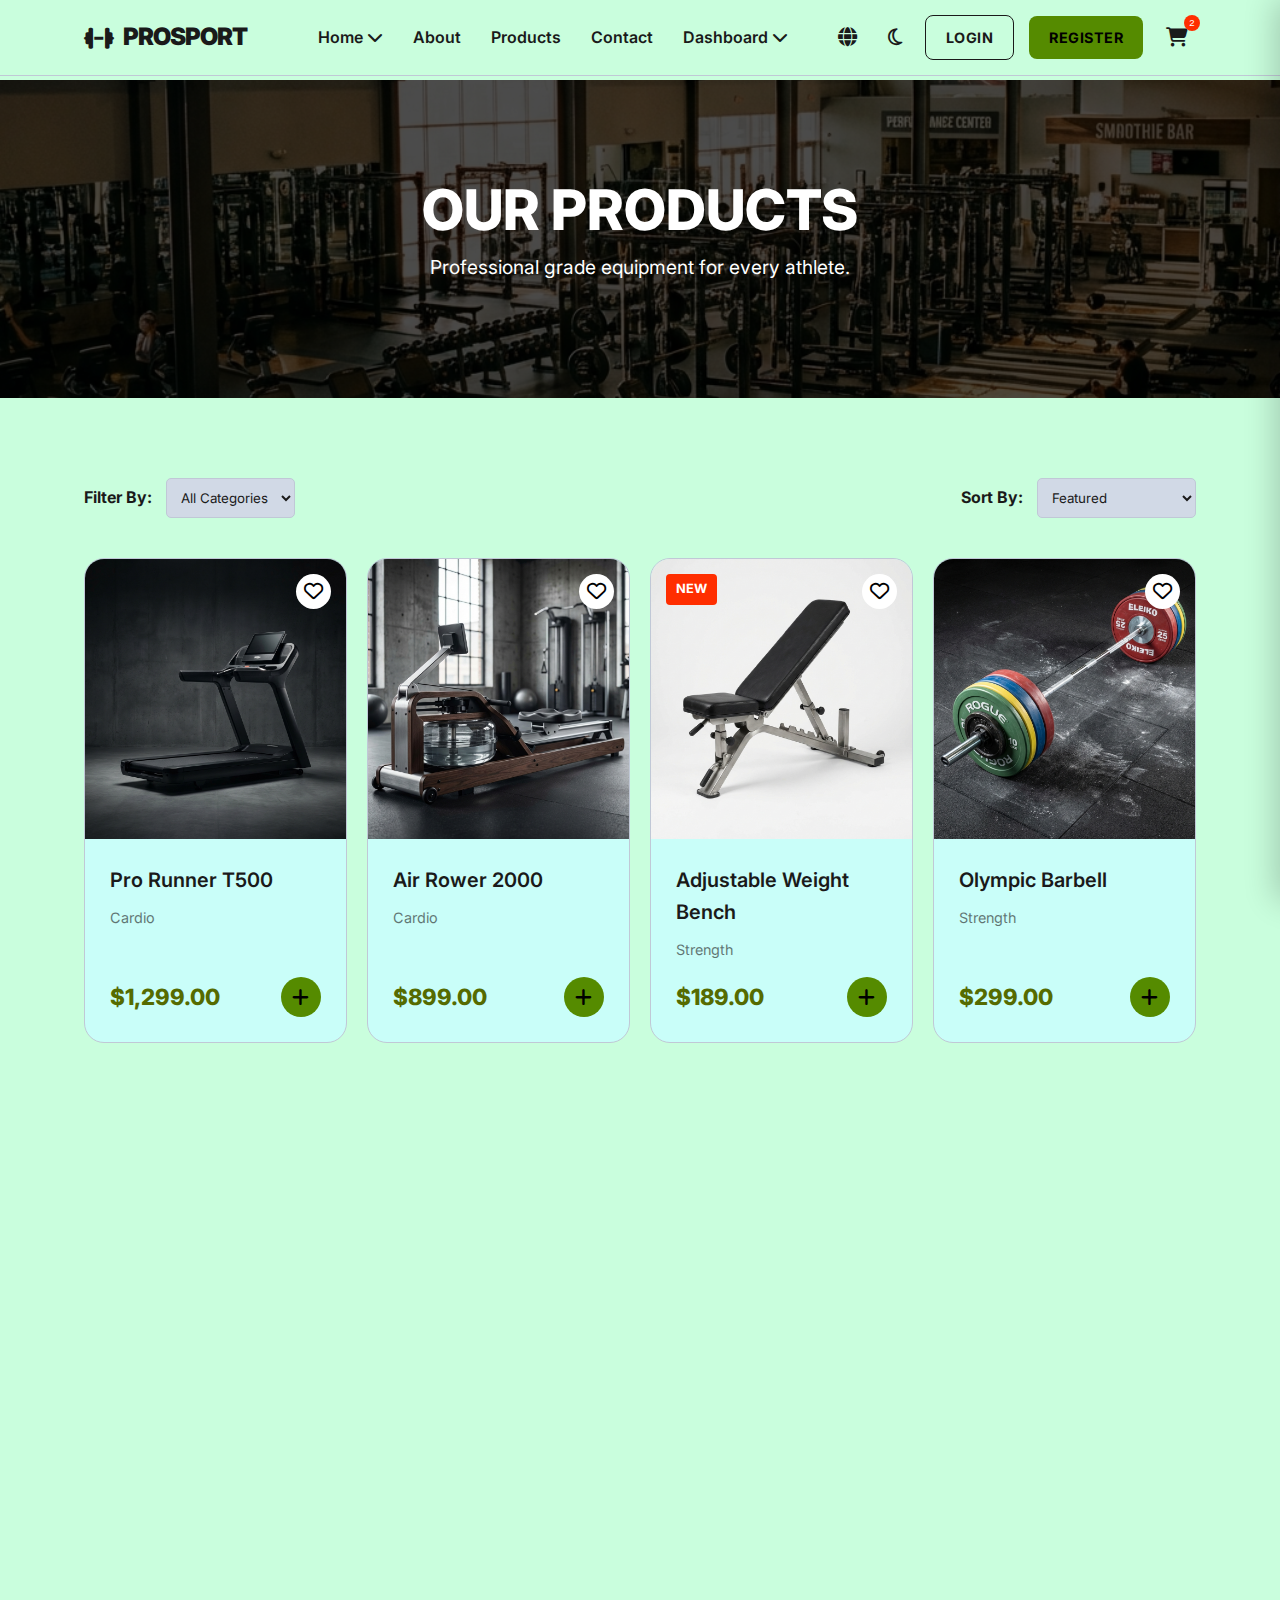
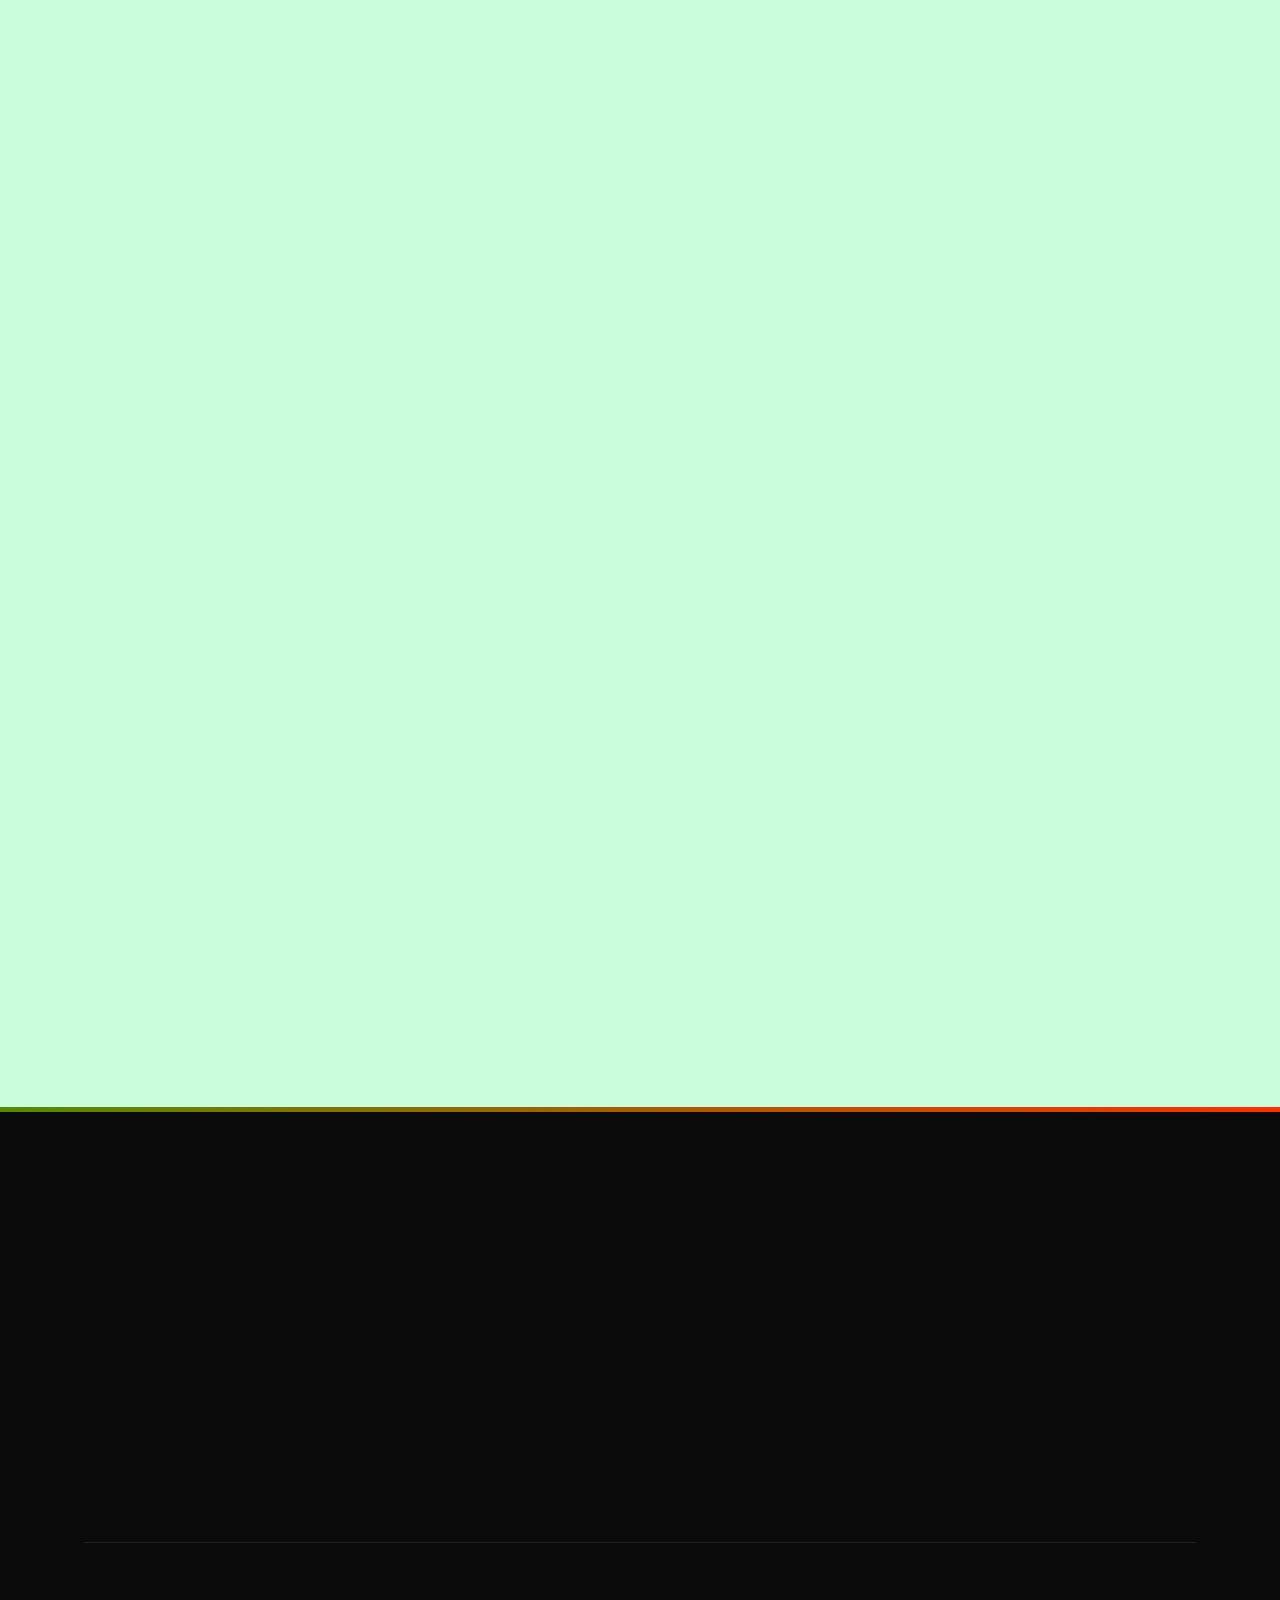
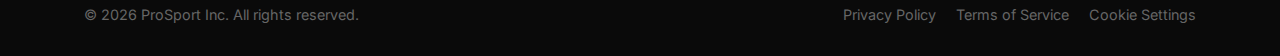
<file: products.html>
<!DOCTYPE html>
<html lang="en">

<head>
    <link rel="icon" type="image/svg+xml" href="Assets/favicon.svg">
    <meta charset="UTF-8">
    <meta name="viewport" content="width=device-width, initial-scale=1.0">
    <title>ProSport - All Products</title>
    <link rel="stylesheet" href="style.css">
    <link href="https://fonts.googleapis.com/css2?family=Inter:wght@300;400;500;600;700;800;900&display=swap"
        rel="stylesheet">
    <link rel="stylesheet" href="https://cdnjs.cloudflare.com/ajax/libs/font-awesome/6.4.0/css/all.min.css">
</head>

<body>

    <!-- Header -->
    <header>
        <div class="container">
            <nav>
                <a href="index.html" class="logo">
                    <i class="fas fa-dumbbell"></i> PROSPORT
                </a>
                <ul class="nav-links">
                    <!-- Mobile Menu Header -->
                    <li class="mobile-nav-header">
                        <div class="mobile-logo">
                            <i class="fas fa-dumbbell"></i> PROSPORT
                        </div>
                        <button class="mobile-close-btn"><i class="fas fa-times"></i></button>
                    </li>

                    <li class="dropdown">
                        <a href="#">Home <i class="fas fa-chevron-down"></i></a>
                        <ul class="dropdown-content">
                            <li><a href="index.html">Home - 1</a></li>
                            <li><a href="index2.html">Home - 2</a></li>
                        </ul>
                    </li>
                    <li><a href="about.html">About</a></li>
                    <li><a href="products.html">Products</a></li>
                    <li><a href="contact.html">Contact</a></li>

                    <li class="dropdown">
                        <a href="#">Dashboard <i class="fas fa-chevron-down"></i></a>
                        <ul class="dropdown-content">
                            <li><a href="user-dashboard.html">User Dashboard</a></li>
                            <li><a href="admin-dashboard.html">Admin Dashboard</a></li>
                        </ul>
                    </li>
                </ul>
                <div class="nav-actions">
                    <button class="icon-btn rtl-toggle" title="Toggle RTL"><i class="fas fa-globe"></i></button>
                    <button class="icon-btn theme-toggle" title="Toggle Theme"><i class="far fa-moon"></i></button>
                    <a href="login.html" class="btn btn-outline"
                        style="padding: 10px 20px; font-size: 0.9rem; border-width: 1px; border-radius: 8px;">Login</a>
                    <a href="register.html" class="btn"
                        style="padding: 10px 20px; font-size: 0.9rem; border-radius: 8px; color: black;">Register</a>
                    <button class="icon-btn cart-toggle" title="Cart" style="position: relative;">
                        <i class="fas fa-shopping-cart"></i>
                        <span class="cart-badge">2</span>
                    </button>
                    <div class="hamburger">
                        <span></span>
                        <span></span>
                        <span></span>
                    </div>
                </div>
            </nav>
        </div>
    </header>

    <!-- Page Header -->
    <section class="section"
        style="background: linear-gradient(rgba(0,0,0,0.7), rgba(0,0,0,0.7)), url('Assets/gym-bg3.jpg') no-repeat center center/cover; padding: 100px 0; text-align: center; color: white;">
        <div class="container">
            <h1 style="font-size: 3.5rem; margin-bottom: 10px;" data-animate="fade-down">OUR PRODUCTS</h1>
            <p data-animate="fade-up" style="font-size: 1.2rem; opacity: 0.9;">Professional grade equipment for every
                athlete.</p>
        </div>
    </section>

    <!-- Shop Grid -->
    <section class="section">
        <div class="container">
            <!-- Filter Bar -->
            <div style="display: flex; justify-content: space-between; align-items: center; margin-bottom: 40px; flex-wrap: wrap; gap: 20px;"
                data-animate="fade-right">
                <div>
                    <span style="font-weight: bold; margin-right: 10px;">Filter By:</span>
                    <select
                        style="padding: 10px; border-radius: 5px; border: 1px solid var(--border-color); width: auto; display: inline-block; margin-bottom: 0;">
                        <option>All Categories</option>
                        <option>Strength</option>
                        <option>Cardio</option>
                        <option>Accessories</option>
                        <option>Recovery</option>
                        <option>Electronics</option>
                    </select>
                </div>
                <div>
                    <span style="font-weight: bold; margin-right: 10px;">Sort By:</span>
                    <select
                        style="padding: 10px; border-radius: 5px; border: 1px solid var(--border-color); width: auto; display: inline-block; margin-bottom: 0;">
                        <option>Featured</option>
                        <option>Price: Low to High</option>
                        <option>Price: High to Low</option>
                    </select>
                </div>
            </div>

            <div class="products-grid" id="products-container">
                <!-- Products will be injected here via JavaScript -->
            </div>

            <!-- Pagination -->
            <div style="margin-top: 60px; display: flex; justify-content: center; gap: 10px;" data-animate="fade-up">
                <button class="btn btn-outline"
                    style="width: 40px; height: 40px; border-radius: 50%; padding: 0; display: flex; align-items: center; justify-content: center;"><i
                        class="fas fa-chevron-left"></i></button>
                <button class="btn"
                    style="width: 40px; height: 40px; border-radius: 50%; padding: 0; display: flex; align-items: center; justify-content: center;">1</button>
                <button class="btn btn-outline"
                    style="width: 40px; height: 40px; border-radius: 50%; padding: 0; display: flex; align-items: center; justify-content: center;">2</button>
                <button class="btn btn-outline"
                    style="width: 40px; height: 40px; border-radius: 50%; padding: 0; display: flex; align-items: center; justify-content: center;"><i
                        class="fas fa-chevron-right"></i></button>
            </div>
        </div>
    </section>

    <!-- Footer -->
    <footer class="footer-elaborate">
        <div class="container">
            <div class="footer-top">
                <div class="footer-col" data-animate="fade-up">
                    <a href="index.html" class="logo" style="color: white; margin-bottom: 25px; text-decoration: none;">
                        <i class="fas fa-dumbbell" style="color: var(--primary-color);"></i> PROSPORT
                    </a>
                    <p style="color: #999; line-height: 1.8; margin-bottom: 25px;">
                        The world's premier destination for high-performance athletic equipment. We empower athletes to
                        surpass their limits through innovation and superior design.
                    </p>
                    <div class="social-links">
                        <a href="#"><i class="fab fa-facebook-f"></i></a>
                        <a href="#"><i class="fab fa-twitter"></i></a>
                        <a href="#"><i class="fab fa-instagram"></i></a>
                        <a href="#"><i class="fab fa-youtube"></i></a>
                    </div>
                </div>

                <div class="footer-col" data-animate="fade-up" style="transition-delay: 0.1s;">
                    <h4>Shop</h4>
                    <ul class="footer-links">
                        <li><a href="products.html">New Arrivals</a></li>
                        <li><a href="products.html">Best Sellers</a></li>
                        <li><a href="products.html">Men's Equipment</a></li>
                        <li><a href="products.html">Women's Gear</a></li>
                        <li><a href="products.html">Accessories</a></li>
                    </ul>
                </div>

                <div class="footer-col" data-animate="fade-up" style="transition-delay: 0.2s;">
                    <h4>Support</h4>
                    <ul class="footer-links">
                        <li><a href="contact.html">Order Status</a></li>
                        <li><a href="contact.html">Shipping & Returns</a></li>
                        <li><a href="faq.html">FAQ</a></li>
                        <li><a href="contact.html">Contact Us</a></li>
                        <li><a href="#">Size Guide</a></li>
                    </ul>
                </div>

                <div class="footer-col" data-animate="fade-up" style="transition-delay: 0.3s;">
                    <h4>Newsletter</h4>
                    <p>Subscribe to receive updates, access to exclusive deals, and more.</p>
                    <form class="newsletter-form">
                        <input type="email" placeholder="Enter your email" required>
                        <button type="submit"><i class="fas fa-paper-plane"></i></button>
                    </form>
                    <div
                        style="margin-top: 25px; display: flex; align-items: center; gap: 10px; color: #777; font-size: 0.8rem;">
                        <i class="fas fa-lock"></i> Secure 256-bit SSL encryption.
                    </div>
                </div>
            </div>

            <div class="footer-bottom">
                <div>&copy; 2026 ProSport Inc. All rights reserved.</div>
                <div style="display: flex; gap: 20px;">
                    <a href="#">Privacy Policy</a>
                    <a href="#">Terms of Service</a>
                    <a href="#">Cookie Settings</a>
                </div>
            </div>
        </div>
    </footer>

    <!-- Cart Sidebar -->
    <div class="cart-overlay"></div>
    <div class="cart-sidebar">
        <div class="cart-header">
            <h3>Your Cart (2)</h3>
            <button class="icon-btn close-cart"><i class="fas fa-times"></i></button>
        </div>
        <div class="cart-items">
            <div class="cart-item">
                <img src="Assets/hex_dumbbell.jpg" alt="Product">
                <div>
                    <h4>Hex Dumbbells</h4>
                    <p>$49.99 x 1</p>
                </div>
                <button class="icon-btn" style="color: red; margin-left: auto;"><i class="fas fa-trash"></i></button>
            </div>
            <div class="cart-item">
                <img src="Assets/water_bottle.jpg" alt="Product">
                <div>
                    <h4>Elite Bottle</h4>
                    <p>$25.00 x 1</p>
                </div>
                <button class="icon-btn" style="color: red; margin-left: auto;"><i class="fas fa-trash"></i></button>
            </div>
        </div>
        <div class="cart-footer">
            <div class="flex-between" style="margin-bottom: 20px; font-weight: bold;">
                <span>Total</span>
                <span class="cart-total">$74.99</span>
            </div>
            <a href="#" class="btn" style="width: 100%; text-align: center;">Checkout</a>
        </div>
    </div>

    <script src="main.js"></script>
    <script>
        // Manually Curated Distinct Products (No Repeats)
        // Strictly Equipment & Gear Only
        const productsList = [
            // Heavy Equipment
            { name: "Pro Runner T500", category: "Cardio", price: "$1,299.00", img: "Assets/treadmill.jpg" },
            { name: "Air Rower 2000", category: "Cardio", price: "$899.00", img: "Assets/rowing_machine.jpg" },
            { name: "Adjustable Weight Bench", category: "Strength", price: "$189.00", img: "Assets/bench_press.png", new: true },
            { name: "Olympic Barbell", category: "Strength", price: "$299.00", img: "Assets/barbell.jpg" },

            // Weights & Resistance
            { name: "Hex Dumbbell Set", category: "Strength", price: "$49.99", img: "Assets/hex_dumbbell.jpg" },
            { name: "Kettlebell King 16kg", category: "Strength", price: "$35.00", img: "Assets/kettlebell.jpg" },
            { name: "Tactical Weighted Vest", category: "Strength", price: "$120.00", img: "Assets/weighted_vest.jpg" },
            { name: "Resistance Loop Set", category: "Accessories", price: "$19.00", img: "Assets/resistance_bands.jpg" },

            // Functional & Core
            { name: "Core Ab Roller Pro", category: "Strength", price: "$29.99", img: "Assets/ab_roller.png", new: true },
            { name: "Speed Jump Rope", category: "Cardio", price: "$15.00", img: "Assets/jump_rope.jpg" },
            { name: "Yoga Pro Mat", category: "Yoga", price: "$89.00", img: "Assets/yoga_mat.jpg" },
            { name: "Deep Tissue Roller", category: "Recovery", price: "$35.00", img: "Assets/foam_roller.jpg" },

            // Tech & Accessories
            { name: "Pro Series Smart Watch", category: "Electronics", price: "$249.99", img: "Assets/smart_watch.png", new: true },
            { name: "Sprint Spikes V2", category: "Footwear", price: "$110.00", img: "Assets/sprint_spikes.jpg" },
            { name: "Grip Pro Gloves", category: "Accessories", price: "$22.00", img: "Assets/gloves.jpg" },
            { name: "Hydrate Elite Bottle", category: "Accessories", price: "$25.00", img: "Assets/water_bottle.jpg" }
        ];

        const container = document.getElementById('products-container');

        productsList.forEach((p, index) => {
            const card = document.createElement('div');
            card.className = 'product-card';
            card.setAttribute('data-animate', 'zoom-in');
            card.style.transitionDelay = `${index * 0.05}s`;

            card.innerHTML = `
                <div class="product-image">
                    <img src="${p.img}" alt="${p.name}">
                    <button class="icon-btn" style="position: absolute; top: 15px; right: 15px; background: white; border-radius: 50%; width: 35px; height: 35px; color: black; display: flex; align-items: center; justify-content: center;"><i class="far fa-heart"></i></button>
                    ${p.new ? `<div style="position: absolute; top: 15px; left: 15px; background: var(--accent-color); color: white; padding: 5px 10px; font-weight: bold; border-radius: 4px; font-size: 0.8rem;">NEW</div>` : ''}
                </div>
                <div class="product-info">
                    <h4>${p.name}</h4>
                    <p style="opacity: 0.6; font-size: 0.9rem;">${p.category}</p>
                    <div style="display: flex; justify-content: space-between; align-items: center; margin-top: auto;">
                        <span class="price">${p.price}</span>
                        <button class="icon-btn" style="background: var(--primary-color); border-radius: 50%; color: black; width: 40px; height: 40px; display: flex; align-items: center; justify-content: center;"><i class="fas fa-plus"></i></button>
                    </div>
                </div>
            `;
            container.appendChild(card);
        });
    </script>
</body>

</html>
</file>
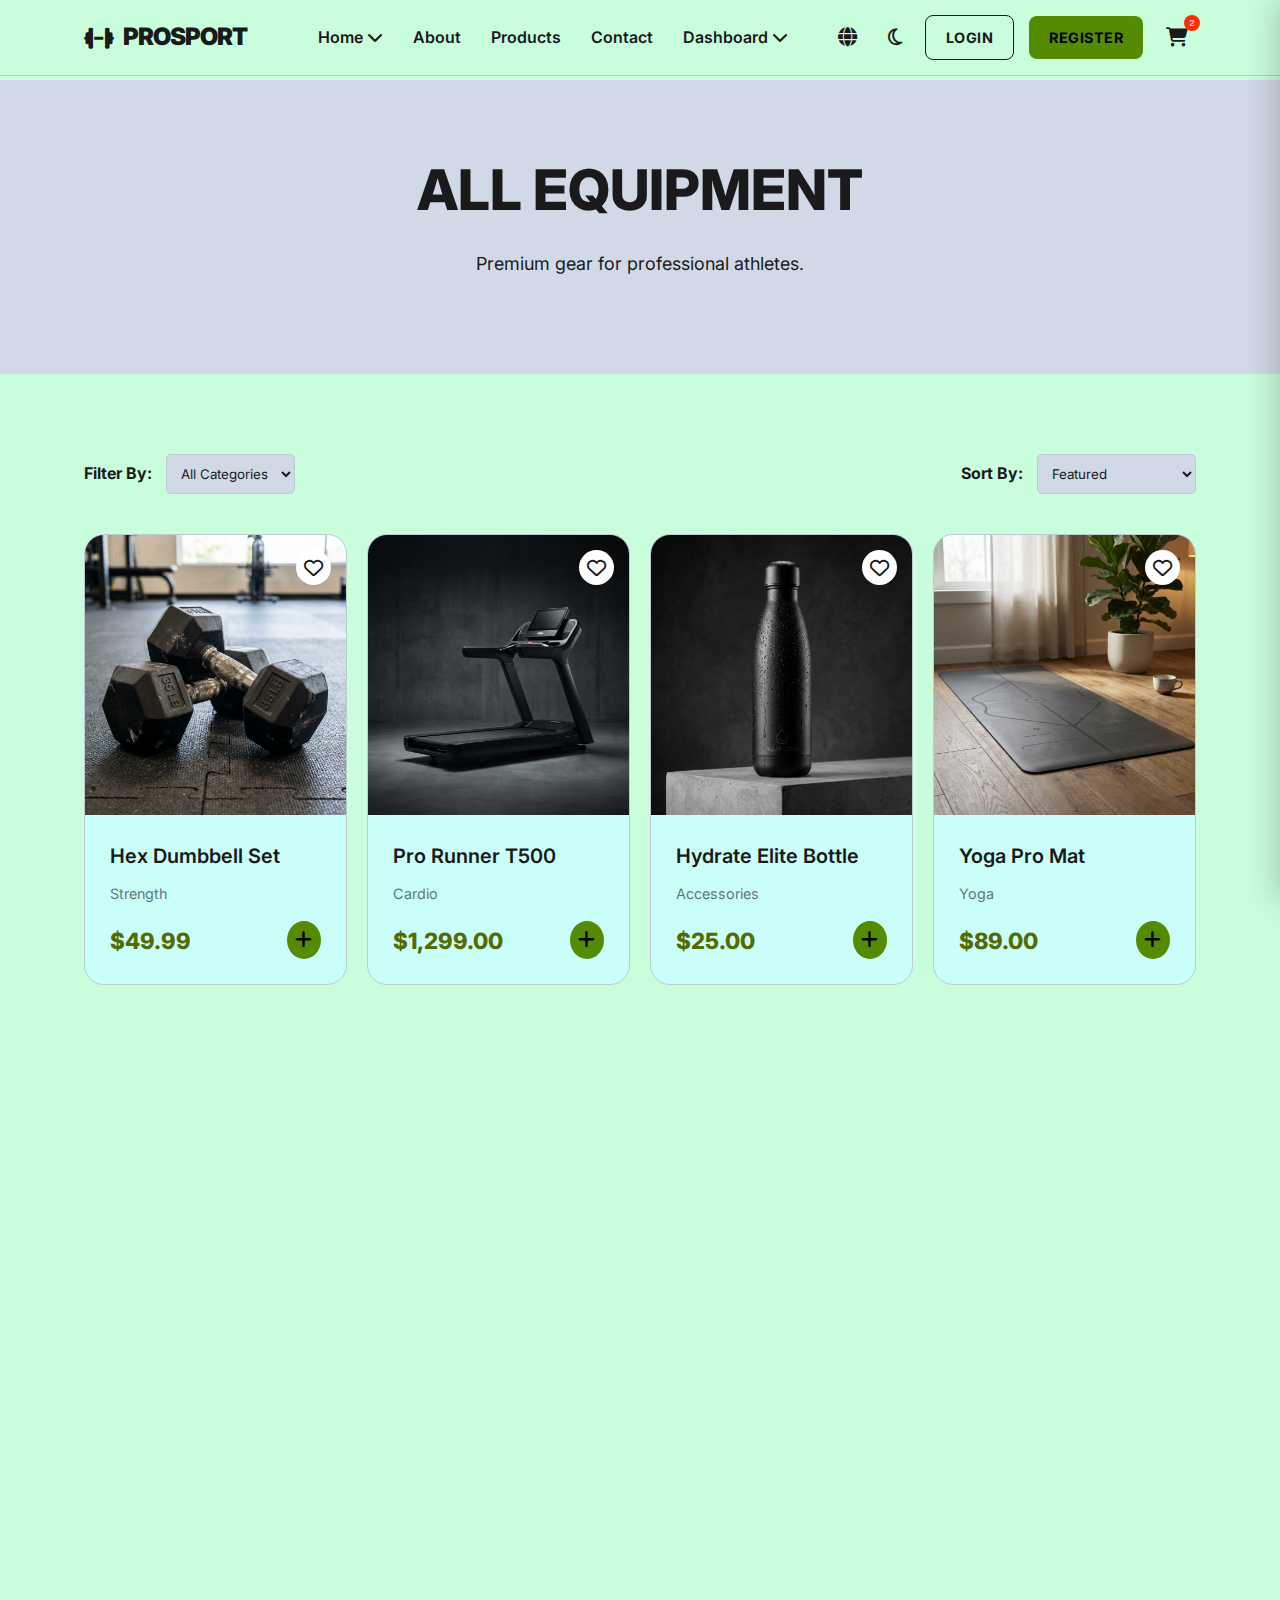
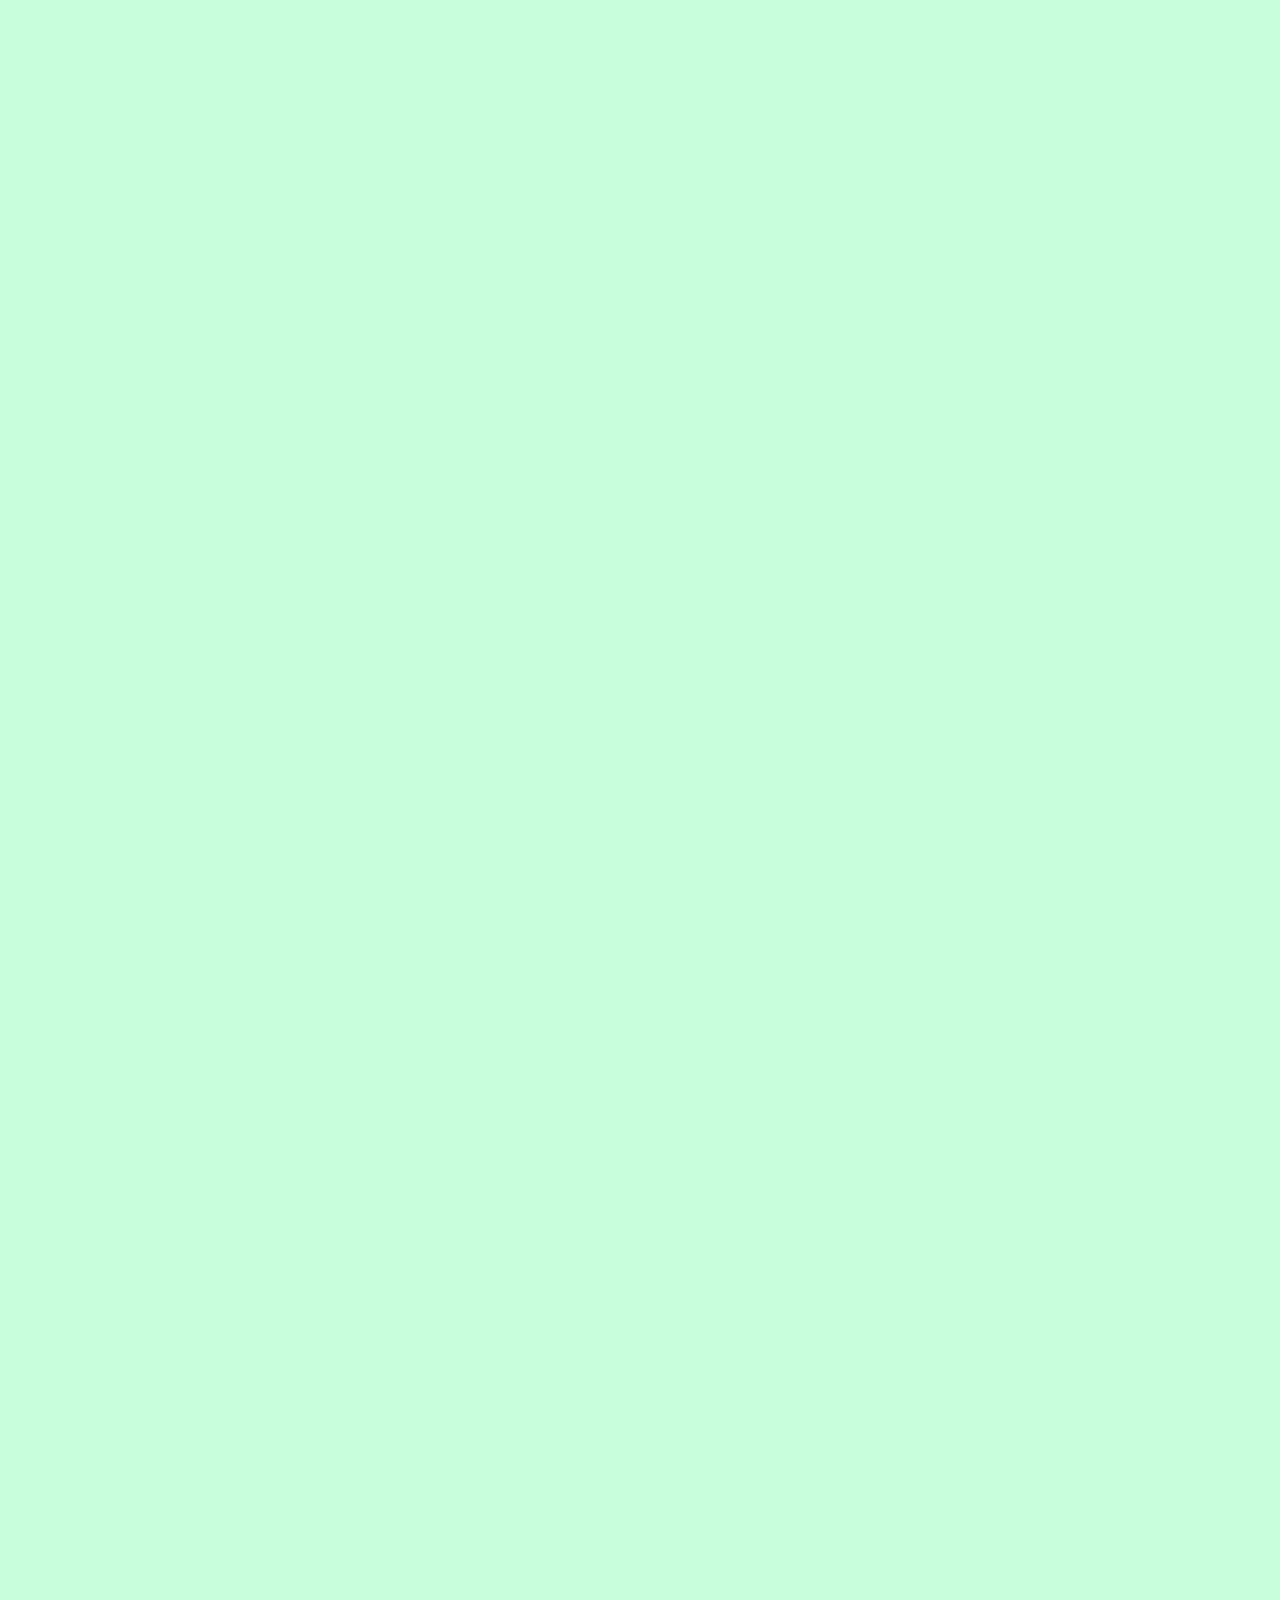
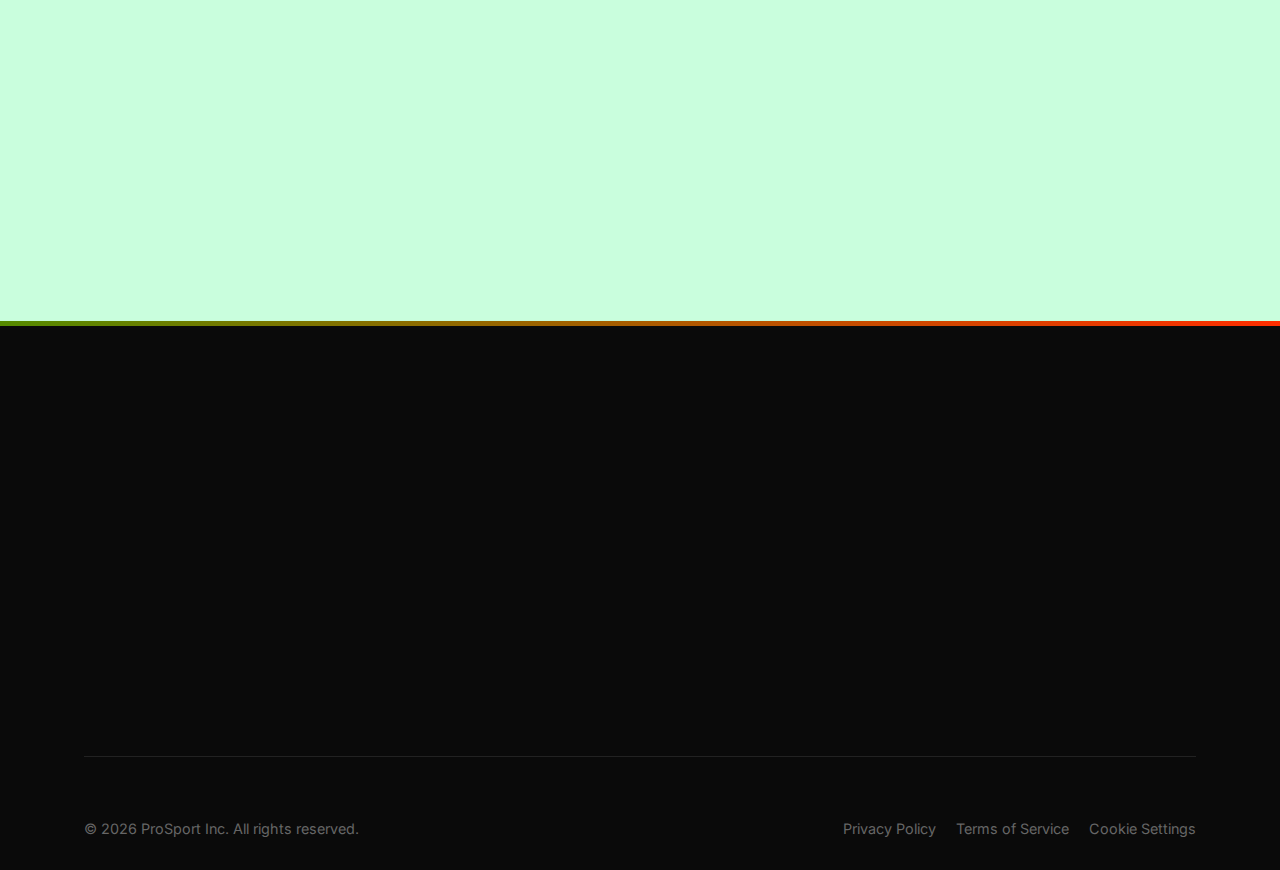
<file: shop.html>
<!DOCTYPE html>
<html lang="en">

<head>
    <link rel="icon" type="image/svg+xml" href="Assets/favicon.svg">
    <meta charset="UTF-8">
    <meta name="viewport" content="width=device-width, initial-scale=1.0">
    <title>ProSport - Shop All</title>
    <link rel="stylesheet" href="style.css">
    <link href="https://fonts.googleapis.com/css2?family=Inter:wght@300;400;500;600;700;800;900&display=swap"
        rel="stylesheet">
    <link rel="stylesheet" href="https://cdnjs.cloudflare.com/ajax/libs/font-awesome/6.4.0/css/all.min.css">
</head>

<body>

    <!-- Header -->
    <header>
        <div class="container">
            <nav>
                <a href="index.html" class="logo">
                    <i class="fas fa-dumbbell"></i> PROSPORT
                </a>
                <ul class="nav-links">
                    <!-- Mobile Menu Header -->
                    <li class="mobile-nav-header">
                        <div class="mobile-logo">
                            <i class="fas fa-dumbbell"></i> PROSPORT
                        </div>
                        <button class="mobile-close-btn"><i class="fas fa-times"></i></button>
                    </li>

                    <li class="dropdown">
                        <a href="#">Home <i class="fas fa-chevron-down"></i></a>
                        <ul class="dropdown-content">
                            <li><a href="index.html">Home - 1</a></li>
                            <li><a href="index2.html">Home - 2</a></li>
                        </ul>
                    </li>
                    <li><a href="about.html">About</a></li>
                    <li><a href="products.html">Products</a></li>
                    <li><a href="contact.html">Contact</a></li>

                    <li class="dropdown">
                        <a href="#">Dashboard <i class="fas fa-chevron-down"></i></a>
                        <ul class="dropdown-content">
                            <li><a href="user-dashboard.html">User Dashboard</a></li>
                            <li><a href="admin-dashboard.html">Admin Dashboard</a></li>
                        </ul>
                    </li>
                </ul>
                <div class="nav-actions">
                    <button class="icon-btn rtl-toggle" title="Toggle RTL"><i class="fas fa-globe"></i></button>
                    <button class="icon-btn theme-toggle" title="Toggle Theme"><i class="far fa-moon"></i></button>
                    <a href="login.html" class="btn btn-outline"
                        style="padding: 10px 20px; font-size: 0.9rem; border-width: 1px; border-radius: 8px;">Login</a>
                    <a href="register.html" class="btn"
                        style="padding: 10px 20px; font-size: 0.9rem; border-radius: 8px; color: black;">Register</a>
                    <button class="icon-btn cart-toggle" title="Cart" style="position: relative;">
                        <i class="fas fa-shopping-cart"></i>
                        <span class="cart-badge">2</span>
                    </button>
                    <div class="hamburger">
                        <span></span>
                        <span></span>
                        <span></span>
                    </div>
                </div>
            </nav>
        </div>
    </header>

    <!-- Page Header -->
    <section class="section" style="background: var(--bg-secondary); padding: 80px 0; text-align: center;">
        <div class="container">
            <h1 style="font-size: 3.5rem;" data-animate="fade-down">ALL EQUIPMENT</h1>
            <p data-animate="fade-up">Premium gear for professional athletes.</p>
        </div>
    </section>

    <!-- Shop Grid -->
    <section class="section">
        <div class="container">
            <!-- Filter Bar -->
            <div style="display: flex; justify-content: space-between; align-items: center; margin-bottom: 40px; flex-wrap: wrap; gap: 20px;"
                data-animate="fade-right">
                <div>
                    <span style="font-weight: bold; margin-right: 10px;">Filter By:</span>
                    <select
                        style="padding: 10px; border-radius: 5px; border: 1px solid var(--border-color); width: auto; display: inline-block; margin-bottom: 0;">
                        <option>All Categories</option>
                        <option>Strength</option>
                        <option>Cardio</option>
                        <option>Accessories</option>
                    </select>
                </div>
                <div>
                    <span style="font-weight: bold; margin-right: 10px;">Sort By:</span>
                    <select
                        style="padding: 10px; border-radius: 5px; border: 1px solid var(--border-color); width: auto; display: inline-block; margin-bottom: 0;">
                        <option>Featured</option>
                        <option>Price: Low to High</option>
                        <option>Price: High to Low</option>
                    </select>
                </div>
            </div>

            <div class="products-grid">
                <!-- Grid Items (Repeated for volume) -->
                <script>
                    const products = [
                        { name: "Hex Dumbbell Set", category: "Strength", price: "$49.99", img: "Assets/hex_dumbbell.jpg" },
                        { name: "Pro Runner T500", category: "Cardio", price: "$1,299.00", img: "Assets/treadmill.jpg" },
                        { name: "Hydrate Elite Bottle", category: "Accessories", price: "$25.00", img: "Assets/water_bottle.jpg" },
                        { name: "Yoga Pro Mat", category: "Yoga", price: "$89.00", img: "Assets/yoga_mat.jpg" },
                        { name: "Olympic Barbell", category: "Strength", price: "$299.00", img: "Assets/barbell.jpg" },
                        { name: "Kettlebell 16kg", category: "Strength", price: "$55.00", img: "Assets/kettlebell.jpg" },
                        { name: "Resistance Bands", category: "Accessories", price: "$19.00", img: "Assets/resistance_bands.jpg" },
                        { name: "Foam Roller", category: "Recovery", price: "$35.00", img: "Assets/foam_roller.jpg" },
                        { name: "Rowing Machine", category: "Cardio", price: "$899.00", img: "Assets/rowing_machine.jpg" },
                        { name: "Weighted Vest", category: "Strength", price: "$120.00", img: "Assets/weighted_vest.jpg" },
                        { name: "Jump Rope Speed", category: "Cardio", price: "$15.00", img: "Assets/jump_rope.jpg" },
                        { name: "Lifting Gloves", category: "Accessories", price: "$22.00", img: "Assets/gloves.jpg" }
                    ];

                    for (let i = 0; i < 2; i++) { // Double loop for volume
                        products.forEach((p, index) => {
                            document.write(`
                                <div class="product-card" data-animate="zoom-in" style="transition-delay: ${index * 0.05}s">
                                    <div class="product-image">
                                        <img src="${p.img}" alt="${p.name}">
                                        <button class="icon-btn" style="position: absolute; top: 15px; right: 15px; background: white; border-radius: 50%; width: 35px; height: 35px;"><i class="far fa-heart"></i></button>
                                    </div>
                                    <div class="product-info">
                                        <h4>${p.name}</h4>
                                        <p style="opacity: 0.6; font-size: 0.9rem;">${p.category}</p>
                                        <div style="display: flex; justify-content: space-between; align-items: center; margin-top: auto;">
                                            <span class="price">${p.price}</span>
                                            <button class="icon-btn" style="background: var(--primary-color); border-radius: 50%; color: black;"><i class="fas fa-plus"></i></button>
                                        </div>
                                    </div>
                                </div>
                            `);
                        });
                    }
                </script>
            </div>

            <!-- Pagination -->
            <div style="margin-top: 60px; display: flex; justify-content: center; gap: 10px;" data-animate="fade-up">
                <button class="btn btn-outline"
                    style="width: 40px; height: 40px; border-radius: 50%; padding: 0; display: flex; align-items: center; justify-content: center;"><i
                        class="fas fa-chevron-left"></i></button>
                <button class="btn"
                    style="width: 40px; height: 40px; border-radius: 50%; padding: 0; display: flex; align-items: center; justify-content: center;">1</button>
                <button class="btn btn-outline"
                    style="width: 40px; height: 40px; border-radius: 50%; padding: 0; display: flex; align-items: center; justify-content: center;">2</button>
                <button class="btn btn-outline"
                    style="width: 40px; height: 40px; border-radius: 50%; padding: 0; display: flex; align-items: center; justify-content: center;">3</button>
                <button class="btn btn-outline"
                    style="width: 40px; height: 40px; border-radius: 50%; padding: 0; display: flex; align-items: center; justify-content: center;"><i
                        class="fas fa-chevron-right"></i></button>
            </div>
        </div>
    </section>

    <!-- Footer -->
    <footer class="footer-elaborate">
        <div class="container">
            <div class="footer-top">
                <div class="footer-col" data-animate="fade-up">
                    <a href="index.html" class="logo" style="color: white; margin-bottom: 25px; text-decoration: none;">
                        <i class="fas fa-dumbbell" style="color: var(--primary-color);"></i> PROSPORT
                    </a>
                    <p style="color: #999; line-height: 1.8; margin-bottom: 25px;">
                        The world's premier destination for high-performance athletic equipment. We empower athletes to
                        surpass their limits through innovation and superior design.
                    </p>
                    <div class="social-links">
                        <a href="#"><i class="fab fa-facebook-f"></i></a>
                        <a href="#"><i class="fab fa-twitter"></i></a>
                        <a href="#"><i class="fab fa-instagram"></i></a>
                        <a href="#"><i class="fab fa-youtube"></i></a>
                    </div>
                </div>

                <div class="footer-col" data-animate="fade-up" style="transition-delay: 0.1s;">
                    <h4>Shop</h4>
                    <ul class="footer-links">
                        <li><a href="shop.html">New Arrivals</a></li>
                        <li><a href="shop.html">Best Sellers</a></li>
                        <li><a href="shop.html">Men's Equipment</a></li>
                        <li><a href="shop.html">Women's Gear</a></li>
                        <li><a href="shop.html">Accessories</a></li>
                    </ul>
                </div>

                <div class="footer-col" data-animate="fade-up" style="transition-delay: 0.2s;">
                    <h4>Support</h4>
                    <ul class="footer-links">
                        <li><a href="contact.html">Order Status</a></li>
                        <li><a href="contact.html">Shipping & Returns</a></li>
                        <li><a href="faq.html">FAQ</a></li>
                        <li><a href="contact.html">Contact Us</a></li>
                        <li><a href="#">Size Guide</a></li>
                    </ul>
                </div>

                <div class="footer-col" data-animate="fade-up" style="transition-delay: 0.3s;">
                    <h4>Newsletter</h4>
                    <p>Subscribe to receive updates, access to exclusive deals, and more.</p>
                    <form class="newsletter-form">
                        <input type="email" placeholder="Enter your email" required>
                        <button type="submit"><i class="fas fa-paper-plane"></i></button>
                    </form>
                    <div
                        style="margin-top: 25px; display: flex; align-items: center; gap: 10px; color: #777; font-size: 0.8rem;">
                        <i class="fas fa-lock"></i> Secure 256-bit SSL encryption.
                    </div>
                </div>
            </div>

            <div class="footer-bottom">
                <div>&copy; 2026 ProSport Inc. All rights reserved.</div>
                <div style="display: flex; gap: 20px;">
                    <a href="#">Privacy Policy</a>
                    <a href="#">Terms of Service</a>
                    <a href="#">Cookie Settings</a>
                </div>
            </div>
        </div>
    </footer>

    <!-- Cart Sidebar -->
    <div class="cart-overlay"></div>
    <div class="cart-sidebar">
        <div class="cart-header">
            <h3>Your Cart (2)</h3>
            <button class="icon-btn close-cart"><i class="fas fa-times"></i></button>
        </div>
        <div class="cart-items">
            <div class="cart-item">
                <img src="Assets/hex_dumbbell.jpg" alt="Product">
                <div>
                    <h4>Hex Dumbbells</h4>
                    <p>$49.99 x 1</p>
                </div>
                <button class="icon-btn" style="color: red; margin-left: auto;"><i class="fas fa-trash"></i></button>
            </div>
            <div class="cart-item">
                <img src="Assets/water_bottle.jpg" alt="Product">
                <div>
                    <h4>Elite Bottle</h4>
                    <p>$25.00 x 1</p>
                </div>
                <button class="icon-btn" style="color: red; margin-left: auto;"><i class="fas fa-trash"></i></button>
            </div>
        </div>
        <div class="cart-footer">
            <div class="flex-between" style="margin-bottom: 20px; font-weight: bold;">
                <span>Total</span>
                <span class="cart-total">$74.99</span>
            </div>
            <a href="#" class="btn" style="width: 100%; text-align: center;">Checkout</a>
        </div>
    </div>

    <script src="main.js"></script>
</body>

</html>
</file>
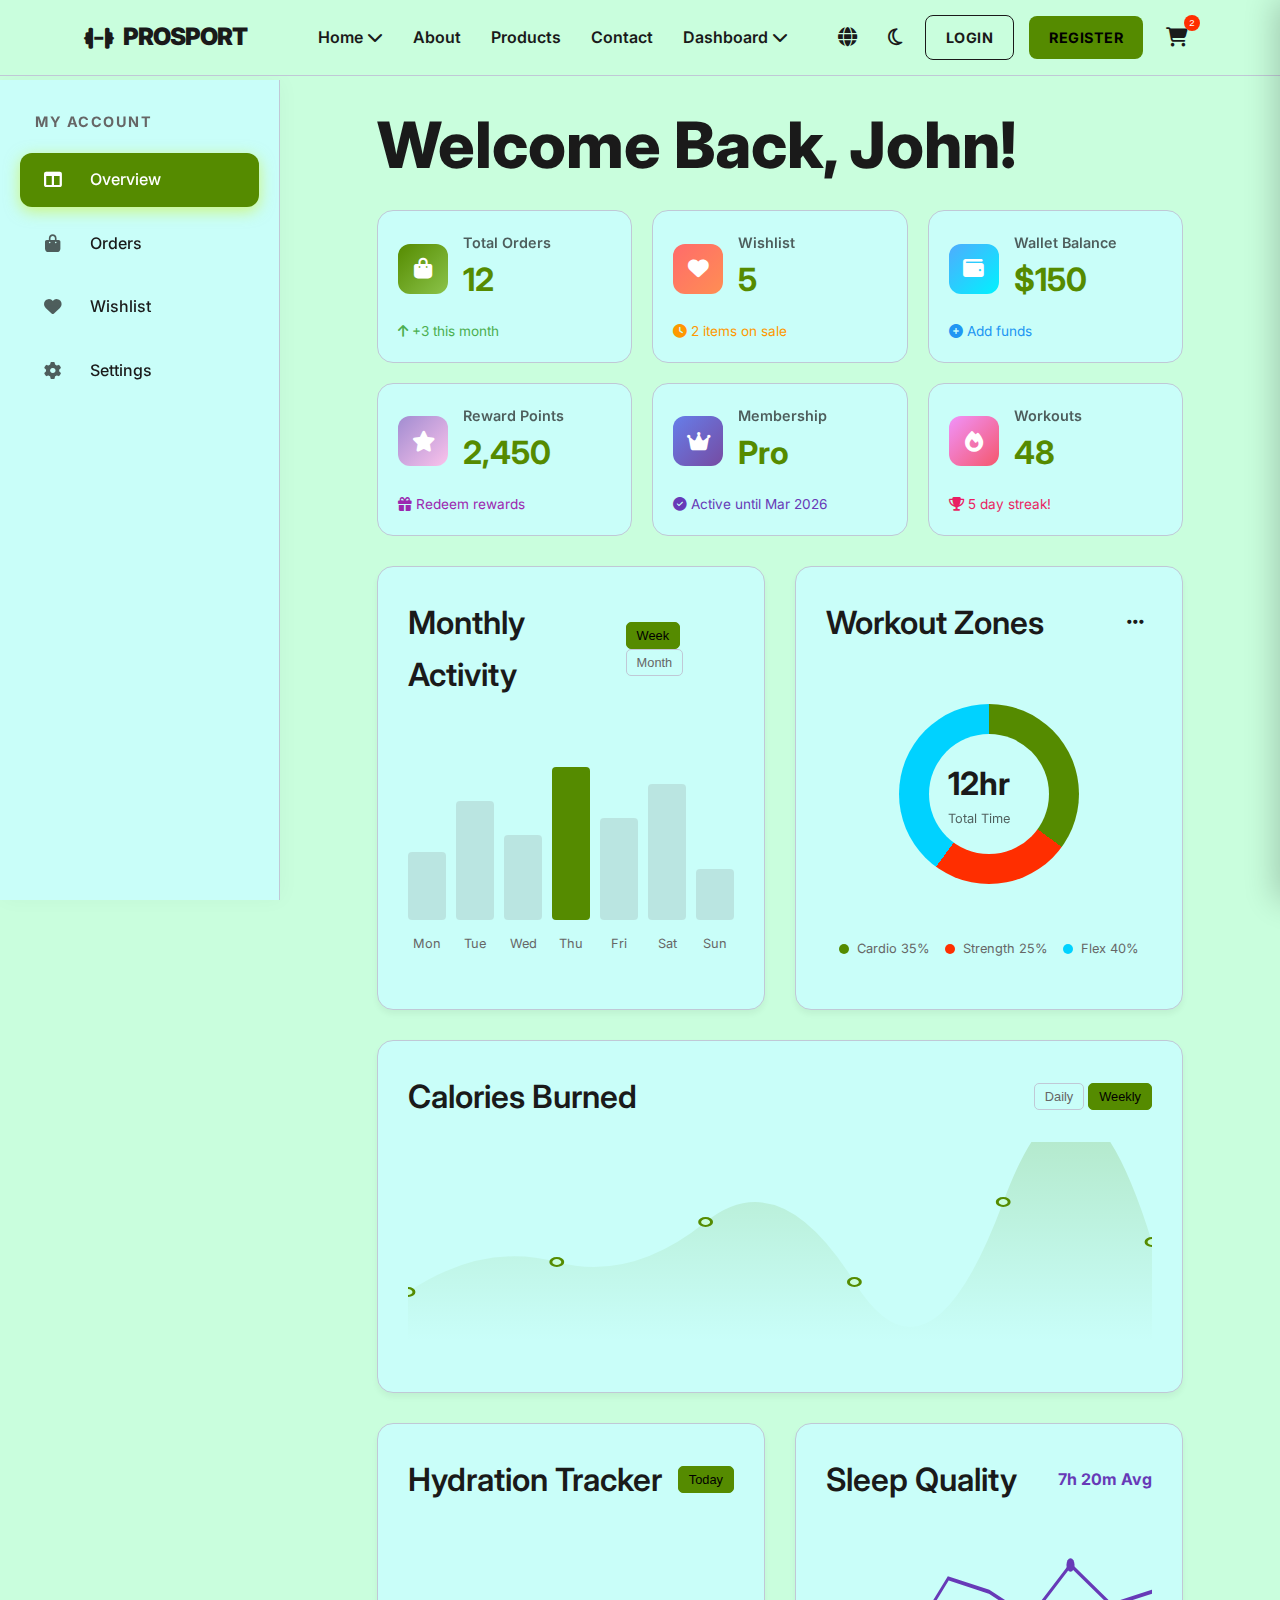
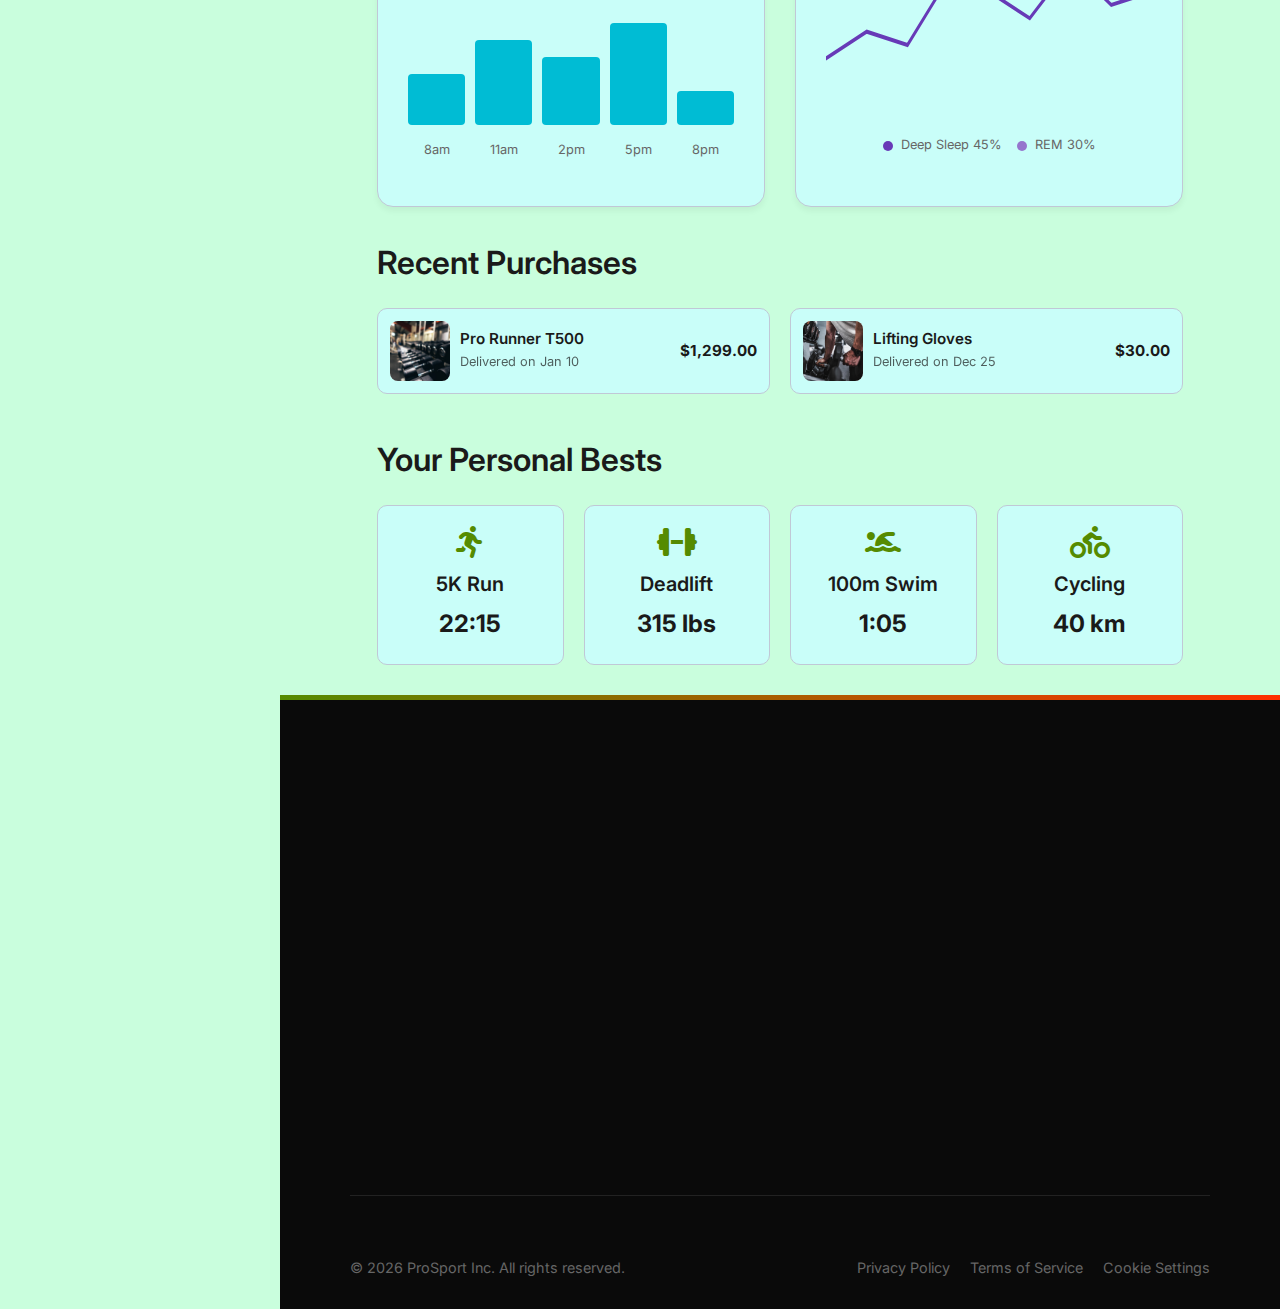
<file: user-dashboard.html>
<!DOCTYPE html>
<html lang="en">

<head>
    <meta charset="UTF-8">
    <meta name="viewport" content="width=device-width, initial-scale=1.0">
    <title>ProSport - User Dashboard</title>
    <link rel="stylesheet" href="style.css">
    <link href="https://fonts.googleapis.com/css2?family=Inter:wght@300;400;500;600;700;800;900&display=swap"
        rel="stylesheet">
    <link rel="stylesheet" href="https://cdnjs.cloudflare.com/ajax/libs/font-awesome/6.4.0/css/all.min.css">
</head>

<body>
    <header>
        <div class="container">
            <nav>
                <a href="index.html" class="logo">
                    <i class="fas fa-dumbbell"></i> PROSPORT
                </a>
                <ul class="nav-links">
                    <li class="mobile-nav-header">
                        <div class="mobile-logo">
                            <i class="fas fa-dumbbell"></i> PROSPORT
                        </div>
                        <button class="mobile-close-btn"><i class="fas fa-times"></i></button>
                    </li>

                    <li class="dropdown">
                        <a href="#">Home <i class="fas fa-chevron-down"></i></a>
                        <ul class="dropdown-content">
                            <li><a href="index.html">Home - 1</a></li>
                            <li><a href="index2.html">Home - 2</a></li>
                        </ul>
                    </li>
                    <li><a href="about.html">About</a></li>
                    <li><a href="products.html">Products</a></li>
                    <li><a href="contact.html">Contact</a></li>

                    <li class="dropdown">
                        <a href="#">Dashboard <i class="fas fa-chevron-down"></i></a>
                        <ul class="dropdown-content">
                            <li><a href="user-dashboard.html">User Dashboard</a></li>
                            <li><a href="admin-dashboard.html">Admin Dashboard</a></li>
                        </ul>
                    </li>
                </ul>
                <div class="nav-actions">
                    <button class="icon-btn rtl-toggle" title="Toggle RTL"><i class="fas fa-globe"></i></button>
                    <button class="icon-btn theme-toggle" title="Toggle Theme"><i class="far fa-moon"></i></button>
                    <a href="login.html" class="btn btn-outline"
                        style="padding: 10px 20px; font-size: 0.9rem; border-width: 1px; border-radius: 8px;">Login</a>
                    <a href="register.html" class="btn"
                        style="padding: 10px 20px; font-size: 0.9rem; border-radius: 8px; color: black;">Register</a>
                    <button class="icon-btn cart-toggle" title="Cart" style="position: relative;">
                        <i class="fas fa-shopping-cart"></i>
                        <span class="cart-badge">2</span>
                    </button>
                    <div class="hamburger">
                        <span></span>
                        <span></span>
                        <span></span>
                    </div>
                </div>
            </nav>
        </div>
    </header>

    <div class="dashboard-layout">
        <aside class="sidebar">
            <h3 style="margin-bottom: 20px; padding-left: 15px;">My Account</h3>
            <ul class="sidebar-menu">
                <li><a href="#" class="active" data-section="overview"><i class="fas fa-columns"></i> Overview</a></li>
                <li><a href="#" data-section="orders"><i class="fas fa-shopping-bag"></i> Orders</a></li>
                <li><a href="#" data-section="wishlist"><i class="fas fa-heart"></i> Wishlist</a></li>
                <li><a href="#" data-section="settings"><i class="fas fa-cog"></i> Settings</a></li>
            </ul>
        </aside>

        <main class="dashboard-main">
            <div class="container">
                <!-- === OVERVIEW SECTION === -->
                <div id="section-overview" class="dashboard-section active">
                    <h1 style="margin-bottom: 30px;">Welcome Back, John!</h1>

                    <div class="stats-grid">
                        <div class="stat-card">
                            <div style="display: flex; align-items: center; gap: 15px;">
                                <div
                                    style="width: 50px; height: 50px; background: linear-gradient(135deg, var(--primary-color), #8bc34a); border-radius: 12px; display: flex; align-items: center; justify-content: center;">
                                    <i class="fas fa-shopping-bag" style="font-size: 1.3rem; color: white;"></i>
                                </div>
                                <div>
                                    <h3 style="margin: 0; font-size: 0.9rem; opacity: 0.7;">Total Orders</h3>
                                    <div style="font-size: 2rem; font-weight: bold; color: var(--primary-color);">12
                                    </div>
                                </div>
                            </div>
                            <div style="margin-top: 15px; font-size: 0.85rem; color: #4caf50;"><i
                                    class="fas fa-arrow-up"></i> +3 this month</div>
                        </div>
                        <div class="stat-card">
                            <div style="display: flex; align-items: center; gap: 15px;">
                                <div
                                    style="width: 50px; height: 50px; background: linear-gradient(135deg, #ff6b6b, #ff8e53); border-radius: 12px; display: flex; align-items: center; justify-content: center;">
                                    <i class="fas fa-heart" style="font-size: 1.3rem; color: white;"></i>
                                </div>
                                <div>
                                    <h3 style="margin: 0; font-size: 0.9rem; opacity: 0.7;">Wishlist</h3>
                                    <div style="font-size: 2rem; font-weight: bold; color: var(--primary-color);">5
                                    </div>
                                </div>
                            </div>
                            <div style="margin-top: 15px; font-size: 0.85rem; color: #ff9800;"><i
                                    class="fas fa-clock"></i> 2 items on sale</div>
                        </div>
                        <div class="stat-card">
                            <div style="display: flex; align-items: center; gap: 15px;">
                                <div
                                    style="width: 50px; height: 50px; background: linear-gradient(135deg, #4facfe, #00f2fe); border-radius: 12px; display: flex; align-items: center; justify-content: center;">
                                    <i class="fas fa-wallet" style="font-size: 1.3rem; color: white;"></i>
                                </div>
                                <div>
                                    <h3 style="margin: 0; font-size: 0.9rem; opacity: 0.7;">Wallet Balance</h3>
                                    <div style="font-size: 2rem; font-weight: bold; color: var(--primary-color);">$150
                                    </div>
                                </div>
                            </div>
                            <div style="margin-top: 15px; font-size: 0.85rem; color: #2196f3;"><i
                                    class="fas fa-plus-circle"></i> Add funds</div>
                        </div>
                        <div class="stat-card">
                            <div style="display: flex; align-items: center; gap: 15px;">
                                <div
                                    style="width: 50px; height: 50px; background: linear-gradient(135deg, #a18cd1, #fbc2eb); border-radius: 12px; display: flex; align-items: center; justify-content: center;">
                                    <i class="fas fa-star" style="font-size: 1.3rem; color: white;"></i>
                                </div>
                                <div>
                                    <h3 style="margin: 0; font-size: 0.9rem; opacity: 0.7;">Reward Points</h3>
                                    <div style="font-size: 2rem; font-weight: bold; color: var(--primary-color);">2,450
                                    </div>
                                </div>
                            </div>
                            <div style="margin-top: 15px; font-size: 0.85rem; color: #9c27b0;"><i
                                    class="fas fa-gift"></i> Redeem rewards</div>
                        </div>
                        <div class="stat-card">
                            <div style="display: flex; align-items: center; gap: 15px;">
                                <div
                                    style="width: 50px; height: 50px; background: linear-gradient(135deg, #667eea, #764ba2); border-radius: 12px; display: flex; align-items: center; justify-content: center;">
                                    <i class="fas fa-crown" style="font-size: 1.3rem; color: white;"></i>
                                </div>
                                <div>
                                    <h3 style="margin: 0; font-size: 0.9rem; opacity: 0.7;">Membership</h3>
                                    <div style="font-size: 2rem; font-weight: bold; color: var(--primary-color);">Pro
                                    </div>
                                </div>
                            </div>
                            <div style="margin-top: 15px; font-size: 0.85rem; color: #673ab7;"><i
                                    class="fas fa-check-circle"></i> Active until Mar 2026</div>
                        </div>
                        <div class="stat-card">
                            <div style="display: flex; align-items: center; gap: 15px;">
                                <div
                                    style="width: 50px; height: 50px; background: linear-gradient(135deg, #f093fb, #f5576c); border-radius: 12px; display: flex; align-items: center; justify-content: center;">
                                    <i class="fas fa-fire" style="font-size: 1.3rem; color: white;"></i>
                                </div>
                                <div>
                                    <h3 style="margin: 0; font-size: 0.9rem; opacity: 0.7;">Workouts</h3>
                                    <div style="font-size: 2rem; font-weight: bold; color: var(--primary-color);">48
                                    </div>
                                </div>
                            </div>
                            <div style="margin-top: 15px; font-size: 0.85rem; color: #e91e63;"><i
                                    class="fas fa-trophy"></i> 5 day streak!</div>
                        </div>
                    </div>

                    <!-- Charts Row 1 -->
                    <div
                        style="display: grid; grid-template-columns: repeat(auto-fit, minmax(300px, 1fr)); gap: 30px; margin-bottom: 30px;">
                        <!-- Monthly Activity (Bar Chart) -->
                        <div class="mockup-chart-container">
                            <div class="chart-header">
                                <h3 style="margin:0;">Monthly Activity</h3>
                                <div class="chart-controls">
                                    <button class="active">Week</button>
                                    <button>Month</button>
                                </div>
                            </div>
                            <div class="bar-chart-wrap">
                                <div class="interactive-bar" style="height: 40%;" title="Mon">
                                    <div class="bar-tooltip">Mon: 40m</div>
                                    <div class="bar-label">Mon</div>
                                </div>
                                <div class="interactive-bar" style="height: 70%;" title="Tue">
                                    <div class="bar-tooltip">Tue: 70m</div>
                                    <div class="bar-label">Tue</div>
                                </div>
                                <div class="interactive-bar" style="height: 50%;" title="Wed">
                                    <div class="bar-tooltip">Wed: 50m</div>
                                    <div class="bar-label">Wed</div>
                                </div>
                                <div class="interactive-bar" style="height: 90%; background: var(--primary-color);"
                                    title="Thu">
                                    <div class="bar-tooltip">Thu: 90m</div>
                                    <div class="bar-label">Thu</div>
                                </div>
                                <div class="interactive-bar" style="height: 60%;" title="Fri">
                                    <div class="bar-tooltip">Fri: 60m</div>
                                    <div class="bar-label">Fri</div>
                                </div>
                                <div class="interactive-bar" style="height: 80%;" title="Sat">
                                    <div class="bar-tooltip">Sat: 80m</div>
                                    <div class="bar-label">Sat</div>
                                </div>
                                <div class="interactive-bar" style="height: 30%;" title="Sun">
                                    <div class="bar-tooltip">Sun: 30m</div>
                                    <div class="bar-label">Sun</div>
                                </div>
                            </div>
                        </div>

                        <!-- Workout Zones (Donut Chart) -->
                        <div class="mockup-chart-container">
                            <div class="chart-header">
                                <h3 style="margin:0;">Workout Zones</h3>
                                <button class="icon-btn"><i class="fas fa-ellipsis-h"></i></button>
                            </div>
                            <div class="donut-chart-wrap">
                                <div class="donut-circle">
                                    <div class="donut-inner">
                                        <div style="font-size: 2rem; font-weight: bold;">12hr</div>
                                        <div style="font-size: 0.8rem; opacity: 0.7;">Total Time</div>
                                    </div>
                                </div>
                            </div>
                            <div class="donut-legend">
                                <div class="legend-item">
                                    <div class="legend-dot" style="background: var(--primary-color);"></div> Cardio 35%
                                </div>
                                <div class="legend-item">
                                    <div class="legend-dot" style="background: var(--accent-color);"></div> Strength 25%
                                </div>
                                <div class="legend-item">
                                    <div class="legend-dot" style="background: #00d2ff;"></div> Flex 40%
                                </div>
                            </div>
                        </div>
                    </div>

                    <!-- Charts Row 2: Line Chart -->
                    <div class="mockup-chart-container" style="margin-bottom: 30px;">
                        <div class="chart-header">
                            <h3 style="margin:0;">Calories Burned</h3>
                            <div class="chart-controls">
                                <button>Daily</button>
                                <button class="active">Weekly</button>
                            </div>
                        </div>
                        <div class="line-chart-svg">
                            <svg width="100%" height="100%" viewBox="0 0 500 200" preserveAspectRatio="none">
                                <defs>
                                    <linearGradient id="lineGradient" x1="0" y1="0" x2="0" y2="1">
                                        <stop offset="0%" stop-color="var(--primary-color)" stop-opacity="0.2" />
                                        <stop offset="100%" stop-color="var(--primary-color)" stop-opacity="0" />
                                    </linearGradient>
                                </defs>
                                <path d="M0,150 Q50,100 100,120 T200,80 T300,140 T400,60 T500,100 V200 H0 Z"
                                    fill="url(#lineGradient)" />
                                <path class="chart-line-path"
                                    d="M0,150 Q50,100 100,120 T200,80 T300,140 T400,60 T500,100" />
                                <circle cx="0" cy="150" class="chart-point">
                                    <title>Day 1: 1500 kcal</title>
                                </circle>
                                <circle cx="100" cy="120" class="chart-point">
                                    <title>Day 2: 2200 kcal</title>
                                </circle>
                                <circle cx="200" cy="80" class="chart-point">
                                    <title>Day 3: 2800 kcal</title>
                                </circle>
                                <circle cx="300" cy="140" class="chart-point">
                                    <title>Day 4: 1800 kcal</title>
                                </circle>
                                <circle cx="400" cy="60" class="chart-point">
                                    <title>Day 5: 3200 kcal</title>
                                </circle>
                                <circle cx="500" cy="100" class="chart-point">
                                    <title>Day 6: 2500 kcal</title>
                                </circle>
                            </svg>
                        </div>
                    </div>

                    <!-- New Overview Charts Row: Wellness -->
                    <div
                        style="display: grid; grid-template-columns: repeat(auto-fit, minmax(300px, 1fr)); gap: 30px; margin-bottom: 30px;">
                        <!-- Hydration Tracker -->
                        <div class="mockup-chart-container">
                            <div class="chart-header">
                                <h3 style="margin:0;">Hydration Tracker</h3>
                                <div class="chart-controls"><button class="active">Today</button></div>
                            </div>
                            <div class="bar-chart-wrap">
                                <div class="interactive-bar" style="height: 30%; background: #00bcd4;" title="8am">
                                    <div class="bar-tooltip">200ml</div>
                                    <div class="bar-label">8am</div>
                                </div>
                                <div class="interactive-bar" style="height: 50%; background: #00bcd4;" title="11am">
                                    <div class="bar-tooltip">400ml</div>
                                    <div class="bar-label">11am</div>
                                </div>
                                <div class="interactive-bar" style="height: 40%; background: #00bcd4;" title="2pm">
                                    <div class="bar-tooltip">300ml</div>
                                    <div class="bar-label">2pm</div>
                                </div>
                                <div class="interactive-bar" style="height: 60%; background: #00bcd4;" title="5pm">
                                    <div class="bar-tooltip">500ml</div>
                                    <div class="bar-label">5pm</div>
                                </div>
                                <div class="interactive-bar" style="height: 20%; background: #00bcd4;" title="8pm">
                                    <div class="bar-tooltip">150ml</div>
                                    <div class="bar-label">8pm</div>
                                </div>
                            </div>
                        </div>

                        <!-- Sleep Analysis -->
                        <div class="mockup-chart-container">
                            <div class="chart-header">
                                <h3 style="margin:0;">Sleep Quality</h3>
                                <span style="color: #673ab7; font-weight:bold;">7h 20m Avg</span>
                            </div>
                            <div class="line-chart-svg">
                                <svg width="100%" height="100%" viewBox="0 0 400 150" preserveAspectRatio="none">
                                    <path d="M0,100 L50,80 L100,90 L150,40 L200,50 L250,70 L300,30 L350,60 L400,50"
                                        fill="none" stroke="#673ab7" stroke-width="3" stroke-linecap="round" />
                                    <circle cx="300" cy="30" r="5" fill="#673ab7">
                                        <title>Best: 8h 15m</title>
                                    </circle>
                                </svg>
                            </div>
                            <div class="donut-legend" style="margin-top: 10px;">
                                <div class="legend-item">
                                    <div class="legend-dot" style="background: #673ab7;"></div> Deep Sleep 45%
                                </div>
                                <div class="legend-item">
                                    <div class="legend-dot" style="background: #9575cd;"></div> REM 30%
                                </div>
                            </div>
                        </div>
                    </div>

                    <!-- Recent Purchases -->
                    <div style="margin-bottom: 40px;">
                        <h3 style="margin-bottom: 20px;">Recent Purchases</h3>
                        <div
                            style="display: grid; grid-template-columns: repeat(auto-fit, minmax(300px, 1fr)); gap: 20px;">
                            <div class="product-card"
                                style="display: flex; flex-direction: row; gap: 10px; padding: 12px; align-items: center; border: 1px solid var(--border-color); border-radius: 10px; text-align: left;">
                                <div
                                    style="width: 60px; height: 60px; background: #eee; border-radius: 8px; flex-shrink: 0;">
                                    <img src="Assets/p2.jpg"
                                        style="width: 100%; height: 100%; object-fit: cover; border-radius: 8px;">
                                </div>
                                <div style="flex: 1; min-width: 0; margin-right: 8px;">
                                    <h4 style="margin: 0; font-size: 0.95rem; line-height: 1.2; margin-bottom: 4px;">Pro
                                        Runner T500</h4>
                                    <p style="opacity: 0.7; margin: 0; font-size: 0.8rem;">Delivered on Jan 10</p>
                                </div>
                                <div style="margin-left: auto; font-weight: bold; flex-shrink: 0; font-size: 0.95rem;">
                                    $1,299.00</div>
                            </div>
                            <div class="product-card"
                                style="display: flex; flex-direction: row; gap: 10px; padding: 12px; align-items: center; border: 1px solid var(--border-color); border-radius: 10px; text-align: left;">
                                <div
                                    style="width: 60px; height: 60px; background: #eee; border-radius: 8px; flex-shrink: 0;">
                                    <img src="Assets/p1.jpg"
                                        style="width: 100%; height: 100%; object-fit: cover; border-radius: 8px;">
                                </div>
                                <div style="flex: 1; min-width: 0; margin-right: 8px;">
                                    <h4 style="margin: 0; font-size: 0.95rem; line-height: 1.2; margin-bottom: 4px;">
                                        Lifting Gloves</h4>
                                    <p style="opacity: 0.7; margin: 0; font-size: 0.8rem;">Delivered on Dec 25</p>
                                </div>
                                <div style="margin-left: auto; font-weight: bold; flex-shrink: 0; font-size: 0.95rem;">
                                    $30.00</div>
                            </div>
                        </div>
                    </div>

                    <div style="margin-top: 40px;">
                        <h3 style="margin-bottom: 20px;">Your Personal Bests</h3>
                        <div class="personal-bests-grid">
                            <div
                                style="background: var(--card-bg); padding: 20px; border-radius: 10px; text-align: center; border: 1px solid var(--border-color);">
                                <i class="fas fa-running"
                                    style="font-size: 2rem; color: var(--primary-color); margin-bottom: 10px;"></i>
                                <h4 style="margin-bottom: 5px;">5K Run</h4>
                                <div style="font-size: 1.5rem; font-weight: bold;">22:15</div>
                            </div>
                            <div
                                style="background: var(--card-bg); padding: 20px; border-radius: 10px; text-align: center; border: 1px solid var(--border-color);">
                                <i class="fas fa-dumbbell"
                                    style="font-size: 2rem; color: var(--primary-color); margin-bottom: 10px;"></i>
                                <h4 style="margin-bottom: 5px;">Deadlift</h4>
                                <div style="font-size: 1.5rem; font-weight: bold;">315 lbs</div>
                            </div>
                            <div
                                style="background: var(--card-bg); padding: 20px; border-radius: 10px; text-align: center; border: 1px solid var(--border-color);">
                                <i class="fas fa-swimmer"
                                    style="font-size: 2rem; color: var(--primary-color); margin-bottom: 10px;"></i>
                                <h4 style="margin-bottom: 5px;">100m Swim</h4>
                                <div style="font-size: 1.5rem; font-weight: bold;">1:05</div>
                            </div>
                            <div
                                style="background: var(--card-bg); padding: 20px; border-radius: 10px; text-align: center; border: 1px solid var(--border-color);">
                                <i class="fas fa-biking"
                                    style="font-size: 2rem; color: var(--primary-color); margin-bottom: 10px;"></i>
                                <h4 style="margin-bottom: 5px;">Cycling</h4>
                                <div style="font-size: 1.5rem; font-weight: bold;">40 km</div>
                            </div>
                        </div>
                    </div>
                </div>

                <!-- === ORDERS SECTION === -->
                <div id="section-orders" class="dashboard-section">
                    <h1 style="margin-bottom: 30px;">My Orders</h1>

                    <div class="mockup-chart-container" style="margin-bottom: 30px;">
                        <div class="chart-header">
                            <h3 style="margin:0;">Spending History</h3>
                            <button class="icon-btn"><i class="fas fa-filter"></i></button>
                        </div>
                        <div class="bar-chart-wrap">
                            <div class="interactive-bar" style="height: 20%;" title="Aug">
                                <div class="bar-tooltip">$200</div>
                                <div class="bar-label">Aug</div>
                            </div>
                            <div class="interactive-bar" style="height: 40%;" title="Sep">
                                <div class="bar-tooltip">$400</div>
                                <div class="bar-label">Sep</div>
                            </div>
                            <div class="interactive-bar" style="height: 60%;" title="Oct">
                                <div class="bar-tooltip">$600</div>
                                <div class="bar-label">Oct</div>
                            </div>
                            <div class="interactive-bar" style="height: 30%;" title="Nov">
                                <div class="bar-tooltip">$300</div>
                                <div class="bar-label">Nov</div>
                            </div>
                            <div class="interactive-bar" style="height: 90%; background: var(--primary-color);"
                                title="Dec">
                                <div class="bar-tooltip">$900</div>
                                <div class="bar-label">Dec</div>
                            </div>
                            <div class="interactive-bar" style="height: 10%;" title="Jan">
                                <div class="bar-tooltip">$100</div>
                                <div class="bar-label">Jan</div>
                            </div>
                        </div>
                    </div>

                    <!-- Additional Charts Row -->
                    <div
                        style="display: grid; grid-template-columns: repeat(auto-fit, minmax(300px, 1fr)); gap: 30px; margin-bottom: 30px;">
                        <!-- Order Status Breakdown -->
                        <div class="mockup-chart-container">
                            <div class="chart-header">
                                <h3 style="margin:0;">Order Status</h3>
                            </div>
                            <div class="donut-chart-wrap">
                                <div class="donut-circle"
                                    style="background: conic-gradient(#4caf50 0% 60%, #ff9800 60% 85%, #2196f3 85% 100%);">
                                    <div class="donut-inner">
                                        <div style="font-size: 1.5rem; font-weight: bold;">12</div>
                                        <div style="font-size: 0.8rem; opacity: 0.7;">Orders</div>
                                    </div>
                                </div>
                            </div>
                            <div class="donut-legend">
                                <div class="legend-item">
                                    <div class="legend-dot" style="background: #4caf50;"></div> Delivered (7)
                                </div>
                                <div class="legend-item">
                                    <div class="legend-dot" style="background: #ff9800;"></div> Shipping (3)
                                </div>
                                <div class="legend-item">
                                    <div class="legend-dot" style="background: #2196f3;"></div> Processing (2)
                                </div>
                            </div>
                        </div>

                        <!-- Delivery Timeline -->
                        <div class="mockup-chart-container">
                            <div class="chart-header">
                                <h3 style="margin:0;">Avg Delivery Time (Days)</h3>
                            </div>
                            <div class="line-chart-svg">
                                <svg width="100%" height="100%" viewBox="0 0 400 150" preserveAspectRatio="none">
                                    <defs>
                                        <linearGradient id="deliveryGrad" x1="0" y1="0" x2="0" y2="1">
                                            <stop offset="0%" stop-color="#ff9800" stop-opacity="0.3" />
                                            <stop offset="100%" stop-color="#ff9800" stop-opacity="0" />
                                        </linearGradient>
                                    </defs>
                                    <path d="M0,100 L80,80 L160,90 L240,50 L320,60 L400,40 V150 H0 Z"
                                        fill="url(#deliveryGrad)" />
                                    <path d="M0,100 L80,80 L160,90 L240,50 L320,60 L400,40" fill="none" stroke="#ff9800"
                                        stroke-width="3" stroke-linecap="round" />
                                    <circle cx="240" cy="50" r="5" fill="#fff" stroke="#ff9800" stroke-width="2">
                                        <title>Best: 3 days</title>
                                    </circle>
                                </svg>
                            </div>
                            <div
                                style="display: flex; justify-content: space-between; font-size: 0.8rem; opacity: 0.7; margin-top: 10px;">
                                <span>Aug</span><span>Sep</span><span>Oct</span><span>Nov</span><span>Dec</span><span>Jan</span>
                            </div>
                        </div>
                    </div>

                    <!-- New Order Charts Row: Spending & Frequency -->
                    <div
                        style="display: grid; grid-template-columns: repeat(auto-fit, minmax(300px, 1fr)); gap: 30px; margin-bottom: 30px;">
                        <!-- Spending by Category -->
                        <div class="mockup-chart-container">
                            <div class="chart-header">
                                <h3 style="margin:0;">Spending by Category</h3>
                            </div>
                            <div class="donut-chart-wrap">
                                <div class="donut-circle"
                                    style="background: conic-gradient(#ff5722 0% 50%, #ffc107 50% 80%, #8bc34a 80% 100%);">
                                    <div class="donut-inner">
                                        <div style="font-size: 1.5rem; font-weight: bold;">$2.4k</div>
                                        <div style="font-size: 0.8rem; opacity: 0.7;">Total</div>
                                    </div>
                                </div>
                            </div>
                            <div class="donut-legend">
                                <div class="legend-item">
                                    <div class="legend-dot" style="background: #ff5722;"></div> Equipment 50%
                                </div>
                                <div class="legend-item">
                                    <div class="legend-dot" style="background: #ffc107;"></div> Supplements 30%
                                </div>
                                <div class="legend-item">
                                    <div class="legend-dot" style="background: #8bc34a;"></div> Apparel 20%
                                </div>
                            </div>
                        </div>

                        <!-- Order Frequency -->
                        <div class="mockup-chart-container">
                            <div class="chart-header">
                                <h3 style="margin:0;">Order Frequency</h3>
                            </div>
                            <div class="bar-chart-wrap">
                                <div class="interactive-bar" style="height: 40%; background: #607d8b;" title="Q1: 2">
                                    <div class="bar-tooltip">2 Orders</div>
                                    <div class="bar-label">Q1</div>
                                </div>
                                <div class="interactive-bar" style="height: 60%; background: #607d8b;" title="Q2: 3">
                                    <div class="bar-tooltip">3 Orders</div>
                                    <div class="bar-label">Q2</div>
                                </div>
                                <div class="interactive-bar" style="height: 80%; background: var(--primary-color);"
                                    title="Q3: 5">
                                    <div class="bar-tooltip">5 Orders</div>
                                    <div class="bar-label">Q3</div>
                                </div>
                                <div class="interactive-bar" style="height: 50%; background: #607d8b;" title="Q4: 2">
                                    <div class="bar-tooltip">2 Orders</div>
                                    <div class="bar-label">Q4</div>
                                </div>
                            </div>
                        </div>
                    </div>

                    <div class="product-card"
                        style="padding: 20px; margin-bottom: 20px; border: 1px solid var(--border-color); border-radius: 10px;">
                        <div style="display: flex; justify-content: space-between; margin-bottom: 10px;">
                            <h4>Order #12345</h4>
                            <span style="color: green; font-weight: bold;">Delivered</span>
                        </div>
                        <p style="opacity: 0.7;">January 15, 2026</p>
                    </div>
                    <div class="product-card"
                        style="padding: 20px; margin-bottom: 20px; border: 1px solid var(--border-color); border-radius: 10px;">
                        <div style="display: flex; justify-content: space-between; margin-bottom: 10px;">
                            <h4>Order #12344</h4>
                            <span style="color: #ffaa00; font-weight: bold;">Processing</span>
                        </div>
                        <p style="opacity: 0.7;">January 14, 2026</p>
                    </div>
                </div>

                <!-- === WISHLIST SECTION === -->
                <div id="section-wishlist" class="dashboard-section">
                    <h1 style="margin-bottom: 30px;">My Wishlist</h1>

                    <!-- Wishlist Breakdown Chart -->
                    <div class="mockup-chart-container" style="margin-bottom: 30px;">
                        <div class="chart-header">
                            <h3 style="margin:0;">Wishlist Breakdown</h3>
                        </div>
                        <div class="donut-chart-wrap">
                            <div class="donut-circle"
                                style="background: conic-gradient(#00d2ff 0% 70%, #ff0055 70% 100%);">
                                <div class="donut-inner">
                                    <div style="font-size: 1.5rem; font-weight: bold;">6</div>
                                    <div style="font-size: 0.8rem; opacity: 0.7;">Items</div>
                                </div>
                            </div>
                        </div>
                        <div class="donut-legend">
                            <div class="legend-item">
                                <div class="legend-dot" style="background: #00d2ff;"></div> Equipment (4)
                            </div>
                            <div class="legend-item">
                                <div class="legend-dot" style="background: #ff0055;"></div> Accessories (2)
                            </div>
                        </div>
                    </div>

                    <!-- Additional Wishlist Charts -->
                    <div
                        style="display: grid; grid-template-columns: repeat(auto-fit, minmax(300px, 1fr)); gap: 30px; margin-bottom: 30px;">
                        <!-- Price Tracking -->
                        <div class="mockup-chart-container">
                            <div class="chart-header">
                                <h3 style="margin:0;">Price Drop Alerts</h3>
                                <div class="chart-controls">
                                    <button class="active">30D</button>
                                    <button>90D</button>
                                </div>
                            </div>
                            <div class="line-chart-svg">
                                <svg width="100%" height="100%" viewBox="0 0 400 150" preserveAspectRatio="none">
                                    <defs>
                                        <linearGradient id="priceGrad" x1="0" y1="0" x2="0" y2="1">
                                            <stop offset="0%" stop-color="#e91e63" stop-opacity="0.2" />
                                            <stop offset="100%" stop-color="#e91e63" stop-opacity="0" />
                                        </linearGradient>
                                    </defs>
                                    <path
                                        d="M0,40 L50,50 L100,45 L150,80 L200,70 L250,100 L300,90 L350,120 L400,110 V150 H0 Z"
                                        fill="url(#priceGrad)" />
                                    <path d="M0,40 L50,50 L100,45 L150,80 L200,70 L250,100 L300,90 L350,120 L400,110"
                                        fill="none" stroke="#e91e63" stroke-width="3" stroke-linecap="round" />
                                    <circle cx="350" cy="120" r="6" fill="#4caf50" stroke="#fff" stroke-width="2">
                                        <title>Price Drop! -15%</title>
                                    </circle>
                                </svg>
                            </div>
                            <div
                                style="margin-top: 10px; padding: 10px; background: rgba(76, 175, 80, 0.1); border-radius: 8px; font-size: 0.85rem;">
                                <i class="fas fa-arrow-down" style="color: #4caf50;"></i>
                                <strong>Smart Watch X</strong> dropped 15% - Now $212!
                            </div>
                        </div>

                        <!-- Wishlist Value Chart -->
                        <div class="mockup-chart-container">
                            <div class="chart-header">
                                <h3 style="margin:0;">Wishlist Value by Category</h3>
                            </div>
                            <div class="bar-chart-wrap" style="height: 180px;">
                                <div class="interactive-bar"
                                    style="height: 80%; background: linear-gradient(to top, #00d2ff, #0096c7);"
                                    title="Equipment: $650">
                                    <div class="bar-tooltip">$650</div>
                                    <div class="bar-label">Gear</div>
                                </div>
                                <div class="interactive-bar"
                                    style="height: 40%; background: linear-gradient(to top, #ff0055, #ff4081);"
                                    title="Accessories: $125">
                                    <div class="bar-tooltip">$125</div>
                                    <div class="bar-label">Access.</div>
                                </div>
                                <div class="interactive-bar"
                                    style="height: 55%; background: linear-gradient(to top, #9c27b0, #ce93d8);"
                                    title="Apparel: $220">
                                    <div class="bar-tooltip">$220</div>
                                    <div class="bar-label">Apparel</div>
                                </div>
                                <div class="interactive-bar"
                                    style="height: 25%; background: linear-gradient(to top, #ff9800, #ffb74d);"
                                    title="Nutrition: $85">
                                    <div class="bar-tooltip">$85</div>
                                    <div class="bar-label">Nutrition</div>
                                </div>
                            </div>
                            <div style="text-align: center; margin-top: 15px; font-size: 0.9rem;">
                                <strong>Total Value:</strong> <span
                                    style="color: var(--primary-color); font-weight: bold;">$1,080</span>
                            </div>
                        </div>
                    </div>

                    <!-- New Wishlist Charts Row: Brand & Timeline -->
                    <div
                        style="display: grid; grid-template-columns: repeat(auto-fit, minmax(300px, 1fr)); gap: 30px; margin-bottom: 30px;">
                        <!-- Brand Preferences -->
                        <div class="mockup-chart-container">
                            <div class="chart-header">
                                <h3 style="margin:0;">Brand Preferences</h3>
                            </div>
                            <div class="bar-chart-wrap">
                                <div class="interactive-bar" style="height: 70%; background: #3f51b5;"
                                    title="Nike: 7 items">
                                    <div class="bar-tooltip">7</div>
                                    <div class="bar-label">Nike</div>
                                </div>
                                <div class="interactive-bar" style="height: 50%; background: #3f51b5;"
                                    title="Adidas: 5 items">
                                    <div class="bar-tooltip">5</div>
                                    <div class="bar-label">Adi</div>
                                </div>
                                <div class="interactive-bar" style="height: 80%; background: #3f51b5;"
                                    title="GymShark: 8 items">
                                    <div class="bar-tooltip">8</div>
                                    <div class="bar-label">GymS</div>
                                </div>
                                <div class="interactive-bar" style="height: 30%; background: #3f51b5;"
                                    title="Puma: 3 items">
                                    <div class="bar-tooltip">3</div>
                                    <div class="bar-label">Puma</div>
                                </div>
                            </div>
                        </div>

                        <!-- Added Timeline -->
                        <div class="mockup-chart-container">
                            <div class="chart-header">
                                <h3 style="margin:0;">Added Recently</h3>
                            </div>
                            <div class="line-chart-svg">
                                <svg width="100%" height="100%" viewBox="0 0 400 150" preserveAspectRatio="none">
                                    <path d="M0,120 L100,100 L200,130 L300,50 L400,20" fill="none" stroke="#e91e63"
                                        stroke-width="4" stroke-linecap="round" />
                                    <circle cx="300" cy="50" r="6" fill="#fff" stroke="#e91e63" stroke-width="2">
                                        <title>Last Week: +3 Items</title>
                                    </circle>
                                </svg>
                            </div>
                            <div style="text-align:center; font-size:0.85rem; opacity:0.7; margin-top:5px;">Spike in
                                activity last week</div>
                        </div>
                    </div>

                    <div style="display: grid; grid-template-columns: repeat(auto-fit, minmax(200px, 1fr)); gap: 20px;">
                        <div class="product-card"
                            style="border: 1px solid var(--border-color); padding: 15px; border-radius: 10px;">
                            <img src="Assets/p3.jpg"
                                style="width: 100%; height: 180px; object-fit: cover; border-radius: 5px; margin-bottom: 15px;">
                            <h4>Smart Watch X</h4>
                            <p style="color: var(--primary-color); font-weight: bold; margin-bottom: 10px;">$250.00</p>
                            <button class="btn btn-sm" style="width: 100%;">Add to Cart</button>
                        </div>
                        <div class="product-card"
                            style="border: 1px solid var(--border-color); padding: 15px; border-radius: 10px;">
                            <img src="Assets/p4.jpg"
                                style="width: 100%; height: 180px; object-fit: cover; border-radius: 5px; margin-bottom: 15px;">
                            <h4>Yoga Mat Pro</h4>
                            <p style="color: var(--primary-color); font-weight: bold; margin-bottom: 10px;">$45.00</p>
                            <button class="btn btn-sm" style="width: 100%;">Add to Cart</button>
                        </div>
                        <div class="product-card"
                            style="border: 1px solid var(--border-color); padding: 15px; border-radius: 10px;">
                            <img src="Assets/p1.jpg"
                                style="width: 100%; height: 180px; object-fit: cover; border-radius: 5px; margin-bottom: 15px;">
                            <h4>Gloves</h4>
                            <p style="color: var(--primary-color); font-weight: bold; margin-bottom: 10px;">$30.00</p>
                            <button class="btn btn-sm" style="width: 100%;">Add to Cart</button>
                        </div>
                    </div>
                </div>

                <!-- === SETTINGS SECTION === -->
                <div id="section-settings" class="dashboard-section">
                    <h1 style="margin-bottom: 30px;">Account Settings</h1>

                    <!-- Login History Chart -->
                    <div class="mockup-chart-container" style="margin-bottom: 30px;">
                        <div class="chart-header">
                            <h3 style="margin:0;">Recent Login Activity</h3>
                        </div>
                        <div class="bar-chart-wrap" style="height: 150px;">
                            <div class="interactive-bar" style="height: 20%;" title="Mon: 1">
                                <div class="bar-tooltip">1</div>
                                <div class="bar-label">Mon</div>
                            </div>
                            <div class="interactive-bar" style="height: 10%;" title="Tue: 0">
                                <div class="bar-tooltip">0</div>
                                <div class="bar-label">Tue</div>
                            </div>
                            <div class="interactive-bar" style="height: 40%;" title="Wed: 2">
                                <div class="bar-tooltip">2</div>
                                <div class="bar-label">Wed</div>
                            </div>
                            <div class="interactive-bar" style="height: 80%; background: var(--primary-color);"
                                title="Thu: 4">
                                <div class="bar-tooltip">4</div>
                                <div class="bar-label">Thu</div>
                            </div>
                            <div class="interactive-bar" style="height: 30%;" title="Fri: 1">
                                <div class="bar-tooltip">1</div>
                                <div class="bar-label">Fri</div>
                            </div>
                            <div class="interactive-bar" style="height: 20%;" title="Sat: 1">
                                <div class="bar-tooltip">1</div>
                                <div class="bar-label">Sat</div>
                            </div>
                            <div class="interactive-bar" style="height: 10%;" title="Sun: 0">
                                <div class="bar-tooltip">0</div>
                                <div class="bar-label">Sun</div>
                            </div>
                        </div>
                    </div>

                    <!-- Additional Settings Charts -->
                    <div
                        style="display: grid; grid-template-columns: repeat(auto-fit, minmax(300px, 1fr)); gap: 30px; margin-bottom: 30px;">
                        <!-- Device Usage -->
                        <div class="mockup-chart-container">
                            <div class="chart-header">
                                <h3 style="margin:0;">Login Devices</h3>
                            </div>
                            <div class="donut-chart-wrap">
                                <div class="donut-circle"
                                    style="background: conic-gradient(#2196f3 0% 55%, #4caf50 55% 80%, #ff9800 80% 100%);">
                                    <div class="donut-inner">
                                        <div style="font-size: 1.5rem; font-weight: bold;">3</div>
                                        <div style="font-size: 0.8rem; opacity: 0.7;">Devices</div>
                                    </div>
                                </div>
                            </div>
                            <div class="donut-legend">
                                <div class="legend-item">
                                    <div class="legend-dot" style="background: #2196f3;"></div> Desktop (55%)
                                </div>
                                <div class="legend-item">
                                    <div class="legend-dot" style="background: #4caf50;"></div> Mobile (25%)
                                </div>
                                <div class="legend-item">
                                    <div class="legend-dot" style="background: #ff9800;"></div> Tablet (20%)
                                </div>
                            </div>
                        </div>

                        <!-- Security Score -->
                        <div class="mockup-chart-container">
                            <div class="chart-header">
                                <h3 style="margin:0;">Account Security Score</h3>
                            </div>
                            <div style="display: flex; flex-direction: column; align-items: center; padding: 20px;">
                                <div style="position: relative; width: 150px; height: 150px;">
                                    <svg width="150" height="150" viewBox="0 0 150 150">
                                        <circle cx="75" cy="75" r="60" fill="none" stroke="var(--border-color)"
                                            stroke-width="12" />
                                        <circle cx="75" cy="75" r="60" fill="none" stroke="#4caf50" stroke-width="12"
                                            stroke-dasharray="301.6" stroke-dashoffset="60"
                                            transform="rotate(-90 75 75)" stroke-linecap="round" />
                                    </svg>
                                    <div
                                        style="position: absolute; top: 50%; left: 50%; transform: translate(-50%, -50%); text-align: center;">
                                        <div style="font-size: 2rem; font-weight: bold; color: #4caf50;">80%</div>
                                        <div style="font-size: 0.8rem; opacity: 0.7;">Good</div>
                                    </div>
                                </div>
                                <div style="margin-top: 15px; text-align: center; font-size: 0.85rem;">
                                    <i class="fas fa-shield-alt" style="color: #4caf50;"></i> 2FA Enabled
                                    <span style="margin: 0 10px;">|</span>
                                    <i class="fas fa-exclamation-triangle" style="color: #ff9800;"></i> Update password
                                </div>
                            </div>
                        </div>
                    </div>

                    <!-- Storage Usage Chart -->
                    <div class="mockup-chart-container" style="margin-bottom: 30px;">
                        <div class="chart-header">
                            <h3 style="margin:0;">Storage Usage</h3>
                            <span style="font-size: 0.9rem; opacity: 0.7;">2.1 GB of 5 GB used</span>
                        </div>
                        <div style="padding: 20px;">
                            <div
                                style="background: var(--border-color); border-radius: 10px; height: 30px; overflow: hidden; display: flex;">
                                <div
                                    style="width: 25%; background: linear-gradient(90deg, #2196f3, #4fc3f7); display: flex; align-items: center; justify-content: center; color: white; font-size: 0.75rem;">
                                    Photos</div>
                                <div
                                    style="width: 15%; background: linear-gradient(90deg, #9c27b0, #ce93d8); display: flex; align-items: center; justify-content: center; color: white; font-size: 0.75rem;">
                                    Docs</div>
                                <div
                                    style="width: 8%; background: linear-gradient(90deg, #ff9800, #ffb74d); display: flex; align-items: center; justify-content: center; color: white; font-size: 0.75rem;">
                                </div>
                            </div>
                            <div style="display: flex; gap: 20px; margin-top: 15px; flex-wrap: wrap;">
                                <div class="legend-item">
                                    <div class="legend-dot" style="background: #2196f3;"></div> Photos (1.2 GB)
                                </div>
                                <div class="legend-item">
                                    <div class="legend-dot" style="background: #9c27b0;"></div> Documents (0.6 GB)
                                </div>
                                <div class="legend-item">
                                    <div class="legend-dot" style="background: #ff9800;"></div> Other (0.3 GB)
                                </div>
                            </div>
                        </div>
                    </div>

                    <!-- New Settings Charts Row: Notifications & Data -->
                    <div
                        style="display: grid; grid-template-columns: repeat(auto-fit, minmax(300px, 1fr)); gap: 30px; margin-bottom: 30px;">
                        <!-- Notification Volume -->
                        <div class="mockup-chart-container">
                            <div class="chart-header">
                                <h3 style="margin:0;">Notifications</h3>
                                <div class="chart-controls"><button class="active">Daily</button></div>
                            </div>
                            <div class="bar-chart-wrap">
                                <div class="interactive-bar" style="height: 30%; background: #ffc107;" title="Order">
                                    <div class="bar-tooltip">Order</div>
                                </div>
                                <div class="interactive-bar" style="height: 60%; background: #ffc107;" title="Promo">
                                    <div class="bar-tooltip">Promo</div>
                                </div>
                                <div class="interactive-bar" style="height: 20%; background: #ffc107;" title="Sys">
                                    <div class="bar-tooltip">Sys</div>
                                </div>
                                <div class="interactive-bar" style="height: 10%; background: #ffc107;" title="Msg">
                                    <div class="bar-tooltip">Msg</div>
                                </div>
                            </div>
                        </div>

                        <!-- Data Privacy Health -->
                        <div class="mockup-chart-container">
                            <div class="chart-header">
                                <h3 style="margin:0;">Data Privacy Score</h3>
                            </div>
                            <div style="padding: 20px;">
                                <div style="margin-bottom: 15px;">
                                    <div style="display:flex; justify-content:space-between; margin-bottom:5px;">
                                        <span>Profile Visibility</span><span style="color:#4caf50;">Public</span>
                                    </div>
                                    <div
                                        style="width:100%; height:8px; background:var(--border-color); border-radius:4px;">
                                        <div style="width:100%; height:100%; background:#4caf50; border-radius:4px;">
                                        </div>
                                    </div>
                                </div>
                                <div style="margin-bottom: 15px;">
                                    <div style="display:flex; justify-content:space-between; margin-bottom:5px;">
                                        <span>Ad Personalization</span><span style="color:#ff9800;">Limited</span>
                                    </div>
                                    <div
                                        style="width:100%; height:8px; background:var(--border-color); border-radius:4px;">
                                        <div style="width:50%; height:100%; background:#ff9800; border-radius:4px;">
                                        </div>
                                    </div>
                                </div>
                                <div style="margin-bottom: 0;">
                                    <div style="display:flex; justify-content:space-between; margin-bottom:5px;">
                                        <span>Data Sharing</span><span style="color:#f44336;">Off</span>
                                    </div>
                                    <div
                                        style="width:100%; height:8px; background:var(--border-color); border-radius:4px;">
                                        <div style="width:10%; height:100%; background:#f44336; border-radius:4px;">
                                        </div>
                                    </div>
                                </div>
                            </div>
                        </div>
                    </div>

                    <div class="mockup-chart-container">
                        <form style="display: flex; flex-direction: column; gap: 20px;">
                            <div>
                                <label style="display: block; margin-bottom: 10px;">Full Name</label>
                                <input type="text" value="John Doe"
                                    style="width: 100%; padding: 12px; background: var(--bg-secondary); border: 1px solid var(--border-color); color: var(--text-color); border-radius: 8px;">
                            </div>
                            <div>
                                <label style="display: block; margin-bottom: 10px;">Email Address</label>
                                <input type="email" value="john.doe@example.com"
                                    style="width: 100%; padding: 12px; background: var(--bg-secondary); border: 1px solid var(--border-color); color: var(--text-color); border-radius: 8px;">
                            </div>
                            <div>
                                <label style="display: block; margin-bottom: 10px;">New Password</label>
                                <input type="password" placeholder="Leave blank to keep same"
                                    style="width: 100%; padding: 12px; background: var(--bg-secondary); border: 1px solid var(--border-color); color: var(--text-color); border-radius: 8px;">
                            </div>
                            <div style="display: flex; gap: 10px; align-items: center;">
                                <input type="checkbox" id="newsletter" checked style="width: auto; margin-bottom: 0;">
                                <label for="newsletter">Subscribe to newsletter</label>
                            </div>
                            <button class="btn" style="align-self: flex-start; margin-top: 10px;">Save Changes</button>
                        </form>
                    </div>
                </div>
            </div>
        </main>
    </div>

    <footer class="footer-elaborate dashboard-footer">
        <div class="container">
            <div class="footer-top">
                <div class="footer-col" data-animate="fade-up">
                    <a href="index.html" class="logo" style="color: white; margin-bottom: 25px; text-decoration: none;">
                        <i class="fas fa-dumbbell" style="color: var(--primary-color);"></i> PROSPORT
                    </a>
                    <p style="color: #999; line-height: 1.8; margin-bottom: 25px;">
                        The world's premier destination for high-performance athletic equipment. We empower athletes to
                        surpass their limits through innovation and superior design.
                    </p>
                    <div class="social-links">
                        <a href="#"><i class="fab fa-facebook-f"></i></a>
                        <a href="#"><i class="fab fa-twitter"></i></a>
                        <a href="#"><i class="fab fa-instagram"></i></a>
                        <a href="#"><i class="fab fa-youtube"></i></a>
                    </div>
                </div>

                <div class="footer-col" data-animate="fade-up" style="transition-delay: 0.1s;">
                    <h4>Shop</h4>
                    <ul class="footer-links">
                        <li><a href="shop.html">New Arrivals</a></li>
                        <li><a href="shop.html">Best Sellers</a></li>
                        <li><a href="shop.html">Men's Equipment</a></li>
                        <li><a href="shop.html">Women's Gear</a></li>
                        <li><a href="shop.html">Accessories</a></li>
                    </ul>
                </div>

                <div class="footer-col" data-animate="fade-up" style="transition-delay: 0.2s;">
                    <h4>Support</h4>
                    <ul class="footer-links">
                        <li><a href="contact.html">Order Status</a></li>
                        <li><a href="contact.html">Shipping & Returns</a></li>
                        <li><a href="faq.html">FAQ</a></li>
                        <li><a href="contact.html">Contact Us</a></li>
                        <li><a href="#">Size Guide</a></li>
                    </ul>
                </div>

                <div class="footer-col" data-animate="fade-up" style="transition-delay: 0.3s;">
                    <h4>Newsletter</h4>
                    <p>Subscribe to receive updates, access to exclusive deals, and more.</p>
                    <form class="newsletter-form">
                        <input type="email" placeholder="Enter your email" required>
                        <button type="submit"><i class="fas fa-paper-plane"></i></button>
                    </form>
                    <div
                        style="margin-top: 25px; display: flex; align-items: center; gap: 10px; color: #777; font-size: 0.8rem;">
                        <i class="fas fa-lock"></i> Secure 256-bit SSL encryption.
                    </div>
                </div>
            </div>

            <div class="footer-bottom">
                <div>&copy; 2026 ProSport Inc. All rights reserved.</div>
                <div style="display: flex; gap: 20px;">
                    <a href="#">Privacy Policy</a>
                    <a href="#">Terms of Service</a>
                    <a href="#">Cookie Settings</a>
                </div>
            </div>
        </div>
    </footer>

    <!-- Cart Sidebar -->
    <div class="cart-overlay"></div>
    <div class="cart-sidebar">
        <div class="cart-header">
            <h3>Your Cart (2)</h3>
            <button class="icon-btn close-cart"><i class="fas fa-times"></i></button>
        </div>
        <div class="cart-items">
            <div class="cart-item">
                <img src="Assets/hex_dumbbell.jpg" alt="Product">
                <div>
                    <h4>Hex Dumbbells</h4>
                    <p>$49.99 x 1</p>
                </div>
                <button class="icon-btn" style="color: red; margin-left: auto;"><i class="fas fa-trash"></i></button>
            </div>
            <div class="cart-item">
                <img src="Assets/water_bottle.jpg" alt="Product">
                <div>
                    <h4>Elite Bottle</h4>
                    <p>$25.00 x 1</p>
                </div>
                <button class="icon-btn" style="color: red; margin-left: auto;"><i class="fas fa-trash"></i></button>
            </div>
        </div>
        <div class="cart-footer">
            <div class="flex-between" style="margin-bottom: 20px; font-weight: bold;">
                <span>Total</span>
                <span class="cart-total">$74.99</span>
            </div>
            <a href="#" class="btn" style="width: 100%; text-align: center;">Checkout</a>
        </div>
    </div>

    <!-- Script for Tab Switching -->
    <script>
        document.addEventListener('DOMContentLoaded', () => {
            const sidebarLinks = document.querySelectorAll('.sidebar-menu a[data-section]');
            const sections = document.querySelectorAll('.dashboard-section');

            sidebarLinks.forEach(link => {
                link.addEventListener('click', (e) => {
                    e.preventDefault();

                    // Remove active from all links
                    sidebarLinks.forEach(l => l.classList.remove('active'));
                    // Add active to clicked
                    link.classList.add('active');

                    // Hide all sections
                    sections.forEach(s => s.classList.remove('active'));

                    // Show target section
                    const sectionId = 'section-' + link.getAttribute('data-section');
                    const targetSection = document.getElementById(sectionId);
                    if (targetSection) {
                        targetSection.classList.add('active');
                    }
                });
            });
        });
    </script>
    <script src="main.js"></script>
</body>

</html>
</file>
<file: style.css>
:root {
     /* Theme Variables */
     --primary-color: #558b00;
     /* Darker Green for Day Mode Visibility */
     /* Neon Lime */
     --primary-glow: rgba(212, 240, 0, 0.5);
     --secondary-color: #000000;
     --accent-color: #FF2E00;
     --text-color: #1a1a1a;
     --text-muted: #666;
     --bg-color: #c9fedd;
     /* Distinct Steel Gray */
     --bg-secondary: #D1D9E6;
     /* Darker Cool Gray */
     --card-bg: #c9fef9;
     /* subtle Off-White/Blue-Gray */
     --border-color: #C0C8D6;
     --shadow: 10px 10px 20px #0b0b0b, -10px -10px 20px #ffffff;
     /* Neumorphic-ish shadow */

     /* Hero Gradient (Dark Purple -> Deep Blue) */
     --hero-bg: radial-gradient(circle at top right, #2E0249 0%, #0F044C 100%);
     --hero-text: #ffffff;

     /* Typography */
     --font-heading: 'Inter', -apple-system, BlinkMacSystemFont, "Segoe UI", Roboto, Helvetica, Arial, sans-serif;
     --font-body: 'Inter', -apple-system, BlinkMacSystemFont, "Segoe UI", Roboto, Helvetica, Arial, sans-serif;

     --transition: all 0.3s cubic-bezier(0.4, 0, 0.2, 1);

     /* Text contrast adjustment for light mode */
     --primary-text-visible: #556B00;
     --text-gradient-bg: linear-gradient(135deg, #1a1a1a 0%, #556B00 100%);
 }

 [data-theme="dark"] {
     --primary-color: #D4F000;
     /* Restore Neon Lime for Dark Mode */
     --text-color: #ffffff;
     --text-muted: #aaa;
     --bg-color: #100000;
     --bg-secondary: #01151b;
     --card-bg: #1e1e1e;
     --border-color: #160101;
     --shadow: 0 4px 20px rgba(0, 0, 0, 0.6);
     --primary-text-visible: var(--primary-color);
     --text-gradient-bg: linear-gradient(135deg, #ffffff 0%, #D4F000 100%);
 }

 /* Global Reset & Logical Flow */
 *,
 *::before,
 *::after {
     margin: 0;
     padding: 0;
     box-sizing: border-box;
 }

 html,
 body {
     overflow-x: hidden;
     width: 100%;
     max-width: 100%;
     margin: 0;
     padding: 0;
     position: relative;
     /* Helps contain absolute elements */
 }

 html {
     scroll-behavior: smooth;
 }

 body {
     font-family: var(--font-body);
     background-color: var(--bg-color);
     color: var(--text-color);
     line-height: 1.6;
     overflow-x: hidden;
     width: 100%;
     max-width: 100%;
     transition: background-color 0.3s ease, color 0.3s ease;
     padding-top: 80px;
     /* Compensation for fixed header */
 }

 /* Strict Alignment Rules */
 html[dir="ltr"] body {
     text-align: left;
 }

 html[dir="rtl"] body {
     text-align: right;
     direction: rtl;
 }

 /* Ensure all flex/grid containers respect direction */
 [dir="rtl"] .flex-between {
     flex-direction: row-reverse;
     /* Or just let natural flow handle it if built correctly */
 }

 /* Universal alignment fix for RTL */
 [dir="rtl"] h1,
 [dir="rtl"] h2,
 [dir="rtl"] h3,
 [dir="rtl"] h4,
 [dir="rtl"] p,
 [dir="rtl"] a,
 [dir="rtl"] li,
 [dir="rtl"] span {
     text-align: right;
 }

 /* Fluid Typography */
 h1 {
     font-family: var(--font-heading);
     font-size: clamp(2.5rem, 5vw, 4.5rem);
     font-weight: 800;
     line-height: 1.1;
     margin-bottom: 0.5em;
 }

 h2 {
     font-family: var(--font-heading);
     font-size: clamp(2rem, 4vw, 3rem);
     font-weight: 700;
     margin-bottom: 0.5em;
 }

 h3 {
     font-family: var(--font-heading);
     font-size: clamp(1.5rem, 3vw, 2rem);
     font-weight: 600;
     margin-bottom: 0.5em;
 }

 h4 {
     font-family: var(--font-heading);
     font-size: 1.25rem;
     font-weight: 600;
     margin-bottom: 0.5em;
 }

 p {
     font-size: clamp(1rem, 1.5vw, 1.125rem);
     margin-bottom: 1rem;
 }

 a {
     text-decoration: none;
     color: inherit;
     transition: var(--transition);
 }

 img {
     max-width: 100%;
     display: block;
 }

 ul {
     list-style: none;
 }

 /* Layout Utilities (Logical) */
 .container {
     width: 90%;
     max-width: 1400px;
     margin-inline: auto;
     padding-inline: 20px;
     box-sizing: border-box;
     /* Ensure padding includes in width */
 }

 /* Ensure no element exceeds screen width */
 *,
 *::before,
 *::after {
     max-width: 100%;
     box-sizing: border-box;
 }

 .section {
     padding-block: 80px;
 }

 /* Buttons */
 .btn {
     display: inline-flex;
     align-items: center;
     justify-content: center;
     gap: 10px;
     padding-block: 12px;
     padding-inline: 32px;
     background-color: var(--primary-color);
     color: var(--secondary-color);
     font-weight: 700;
     text-transform: uppercase;
     letter-spacing: 0.5px;
     border-radius: 50px;
     border: none;
     cursor: pointer;
     transition: var(--transition);
     position: relative;
     overflow: hidden;
     white-space: nowrap;
     font-size: 0.9rem;
 }

 .btn:hover {
     box-shadow: 0 0 20px var(--primary-glow);
     transform: translateY(-2px);
 }

 .btn-outline {
     background: transparent;
     border: 2px solid var(--text-color);
     color: var(--text-color);
 }

 .btn-outline:hover {
     background: var(--text-color);
     color: var(--bg-color);
 }

 .icon-btn {
     background: none;
     border: none;
     font-size: 1.2rem;
     color: var(--text-color);
     cursor: pointer;
     transition: transform 0.3s;
     padding: 8px;
 }

 .icon-btn:hover {
     color: var(--primary-color);
     transform: rotate(15deg);
 }

 /* ... (skip to header) ... */

 /* Navigation Bar */
 header {
     background-color: var(--bg-color);
     border-bottom: 1px solid var(--border-color);
     position: fixed;
     width: 100%;
     top: 0;
     left: 0;
     z-index: 1000;
     padding-block: 15px;
 }

 nav {
     display: flex;
     align-items: center;
     justify-content: space-between;
 }

 /* RTL: Swap navigation elements positions */
 [dir="rtl"] nav {
     flex-direction: row-reverse;
 }

 .logo {
     font-family: var(--font-heading);
     font-size: 1.5rem;
     font-weight: 900;
     display: flex;
     align-items: center;
     gap: 10px;
     text-transform: uppercase;
     letter-spacing: -1px;
     margin-inline-end: 30px;
 }

 .nav-links {
     display: flex;
     gap: 30px;
     align-items: center;
     margin-inline: auto;
 }

 .nav-links li {
     position: relative;
 }

 /* Important for nested ul menus */
 .nav-item,
 .nav-links a {
     font-weight: 600;
     position: relative;
 }

 .nav-links a:hover {
     color: var(--primary-text-visible);
 }

 /* Dropdown (Restored) */
 .dropdown {
     position: relative;
 }

 .dropdown-content {
     display: none;
     position: absolute;
     top: 100%;
     left: 50%;
     /* LTR default */
     transform: translateX(-50%);
     background-color: var(--card-bg);
     min-width: 200px;
     box-shadow: var(--shadow);
     padding: 10px 0;
     border-radius: 8px;
     z-index: 100;
     border: 1px solid var(--border-color);
     opacity: 0;
     animation: fadeIn 0.3s forwards;
     white-space: nowrap;
 }

 [dir="rtl"] .dropdown-content {
     left: auto;
     right: 50%;
     transform: translateX(50%);
 }

 @keyframes fadeIn {
     to {
         opacity: 1;
     }
 }

 .dropdown:hover .dropdown-content {
     display: block;
 }

 .dropdown-content li a,
 .dropdown-content a {
     display: block;
     padding: 12px 20px;
     color: var(--text-color);
 }

 .dropdown-content li a:hover,
 .dropdown-content a:hover {
     background-color: var(--bg-secondary);
     color: var(--primary-text-visible);
 }

 .nav-actions,
 .desktop-actions {
     display: flex;
     align-items: center;
     gap: 15px;
 }

 .mobile-controls {
     display: none;
 }

 /* Hamburger */
 .hamburger {
     display: none;
     flex-direction: column;
     gap: 5px;
     background: none;
     border: none;
     cursor: pointer;
     margin-inline-start: auto;
     margin-inline-end: 20px;
     /* Space between hamburger and edge/content */
 }

 .hamburger span {
     width: 25px;
     height: 3px;
     background-color: var(--text-color);
     transition: 0.3s;
 }

 /* == HERO SECTIONS == */

 /* 1. Classic Hero (Restored) */
 .hero-classic {
     height: 85vh;
     display: flex;
     align-items: center;
     background-size: cover;
     background-position: center;
     background-attachment: fixed;
     position: relative;
 }

 .hero-classic::before {
     content: '';
     position: absolute;
     inset: 0;
     background: linear-gradient(90deg, rgba(0, 0, 0, 0.85) 0%, rgba(0, 0, 0, 0.4) 60%, rgba(0, 0, 0, 0.1) 100%);
 }

 [dir="rtl"] .hero-classic::before {
     background: linear-gradient(270deg, rgba(0, 0, 0, 0.85) 0%, rgba(0, 0, 0, 0.4) 60%, rgba(0, 0, 0, 0.1) 100%);
 }

 .hero-classic-content {
     position: relative;
     z-index: 2;
     color: white;
     max-width: 650px;
     padding: 20px;
 }

 /* 2. Modern Hero (New) */
 .hero-modern {
     background: var(--hero-bg);
     color: var(--hero-text);
     padding-block-start: 120px;
     padding-block-end: 80px;
     border-end-start-radius: 50px;
     border-end-end-radius: 50px;
     overflow: hidden;
     position: relative;
     text-align: center;
 }

 .hero-modern::before {
     content: "";
     position: absolute;
     inset: 0;
     background-image: url("data:image/svg+xml,%3Csvg viewBox='0 0 400 400' xmlns='http://www.w3.org/2000/svg'%3E%3Cfilter id='noiseFilter'%3E%3CfeTurbulence type='fractalNoise' baseFrequency='0.9' numOctaves='3' stitchTiles='stitch'/%3E%3C/filter%3E%3Crect width='100%25' height='100%25' filter='url(%23noiseFilter)' opacity='0.05'/%3E%3C/svg%3E");
     opacity: 0.4;
     pointer-events: none;
 }

 .hero-modern::after {
     content: "";
     position: absolute;
     top: -50%;
     left: -50%;
     width: 200%;
     height: 200%;
     background: radial-gradient(circle, rgba(255, 255, 255, 0.03) 0%, transparent 60%);
     pointer-events: none;
 }

 .hero-content {
     max-width: 800px;
     margin-inline: auto;
     position: relative;
     z-index: 2;
     margin-bottom: 60px;
 }

 .gradient-text {
     background: var(--text-gradient-bg);
     -webkit-background-clip: text;
     background-clip: text;
     -webkit-text-fill-color: transparent;
     display: inline-block;
 }

 /* == CARDS & GRIDS (Restored) == */

 /* Standard Product Grid */
 .products-grid {
     display: grid;
     /* Changed minmax 280px -> 250px to fit smaller screens better */
     grid-template-columns: repeat(auto-fit, minmax(250px, 1fr));
     gap: 20px;
     /* Reduced gap for mobile */
     width: 100%;
 }

 @media (max-width: 480px) {
     .products-grid {
         grid-template-columns: 1fr;
         /* Force single column on very small screens */
     }
 }

 .product-card {
     background-color: var(--card-bg);
     border-radius: 20px;
     overflow: hidden;
     transition: var(--transition);
     border: 1px solid var(--border-color);
     position: relative;
     display: flex;
     flex-direction: column;
     height: 100%;
     text-align: start;
 }

 .product-card:hover {
     transform: translateY(-10px);
     box-shadow: var(--shadow);
     border-color: var(--primary-color);
 }

 .product-image {
     height: 280px;
     width: 100%;
     position: relative;
     overflow: hidden;
 }

 .product-image img {
     width: 100%;
     height: 100%;
     object-fit: cover;
     transition: transform 0.5s ease;
 }

 .product-card:hover .product-image img {
     transform: scale(1.1);
 }

 .product-info {
     padding: 25px;
     flex-grow: 1;
     display: flex;
     flex-direction: column;
 }

 .price {
     color: var(--primary-text-visible);
     font-weight: 800;
     font-size: 1.4rem;
 }

 /* Horizontal Scroll Deck (New) */
 .cards-scroll-container {
     display: flex;
     gap: 20px;
     overflow-x: auto;
     padding-block: 40px;
     padding-inline: 10%;
     /* Visual centering breath */
     scroll-snap-type: x mandatory;
     scrollbar-width: none;
     -webkit-overflow-scrolling: touch;
     mask-image: linear-gradient(to right, transparent, black 15%, black 85%, transparent);
     justify-content: flex-start;
     /* FIX: Allows scrolling to start */
     white-space: nowrap;
 }

 .cards-scroll-container::-webkit-scrollbar {
     display: none;
 }

 .scroll-card {
     flex: 0 0 280px;
     height: 400px;
     border-radius: 30px;
     position: relative;
     overflow: hidden;
     scroll-snap-align: center;
     transition: transform 0.4s ease, box-shadow 0.4s ease;
     cursor: pointer;
     box-shadow: 0 10px 30px rgba(0, 0, 0, 0.3);
     background: #000;
 }

 .scroll-card img {
     width: 100%;
     height: 100%;
     object-fit: cover;
     transition: transform 0.6s ease;
     opacity: 0.8;
 }

 .scroll-card:hover {
     transform: translateY(-15px) rotateX(5deg);
     box-shadow: 0 20px 40px rgba(0, 0, 0, 0.5);
     z-index: 10;
 }

 .scroll-card:hover img {
     transform: scale(1.1);
     opacity: 1;
 }

 .card-overlay {
     position: absolute;
     inset: 0;
     background: linear-gradient(to top, rgba(0, 0, 0, 0.9), transparent 60%);
     display: flex;
     flex-direction: column;
     justify-content: flex-end;
     padding: 25px;
     text-align: start;
     /* Ensures left in LTR, right in RTL */
     width: 100%;
 }

 /* Utility Cards & Footer */
 .section-header {
     margin-bottom: 60px;
     text-align: center;
 }

 .section-underline {
     width: 60px;
     height: 4px;
     background: var(--primary-color);
     margin: 0 auto;
 }

 .footer-grid {
     display: grid;
     grid-template-columns: repeat(auto-fit, minmax(200px, 1fr));
     gap: 40px;
 }

 /* Professional Info Card */
 .info-card {
     background: var(--card-bg);
     padding: 30px;
     border-radius: 20px;
     border: 1px solid var(--border-color);
     transition: var(--transition);
     height: 100%;
     display: flex;
     flex-direction: column;
     justify-content: center;
     text-align: start;
     /* Logical property for LTR/RTL */
 }

 .info-card h3 {
     margin-top: 10px;
 }

 .info-card:hover {
     border-color: var(--primary-color);
     transform: translateY(-5px);
     box-shadow: var(--shadow);
 }

 /* Animation Utils (Enhanced) */
 [data-animate] {
     opacity: 0;
     transition: all 0.8s cubic-bezier(0.5, 0, 0, 1);
 }

 [data-animate].animate-init {
     opacity: 1;
     transform: none;
 }

 /* Initial States */
 [data-animate="fade-up"] {
     transform: translateY(50px);
 }

 [data-animate="fade-down"] {
     transform: translateY(-50px);
 }

 [data-animate="fade-left"] {
     transform: translateX(50px);
 }

 [data-animate="fade-right"] {
     transform: translateX(-50px);
 }

 [data-animate="zoom-in"] {
     transform: scale(0.9);
 }

 [data-animate="flip-up"] {
     transform: rotateX(45deg) translateY(30px);
     transform-origin: top;
 }

 /* Active States (applied by JS) */
 .animate-active {
     opacity: 1 !important;
     transform: translate(0) scale(1) rotate(0) !important;
 }

 @keyframes fadeUp {
     from {
         opacity: 0;
         transform: translateY(30px);
     }

     to {
         opacity: 1;
         transform: translateY(0);
     }
 }

 /* Services Grid */
 .services-grid {
     display: grid;
     grid-template-columns: repeat(auto-fit, minmax(250px, 1fr));
     gap: 30px;
 }

 .service-card {
     background: var(--card-bg);
     padding: 40px 30px;
     border-radius: 15px;
     text-align: center;
     /* Centered designs usually stay centered in RTL */
     border: 1px solid var(--border-color);
     transition: var(--transition);
     height: 100%;
     display: flex;
     flex-direction: column;
     align-items: center;
     justify-content: flex-start;
 }

 .service-card:hover {
     transform: translateY(-10px);
     border-color: var(--primary-color);
 }

 .service-icon {
     font-size: 2.5rem;
     color: var(--primary-color);
     margin-bottom: 20px;
 }

 /* Pricing Grid */
 .pricing-grid {
     display: grid;
     grid-template-columns: repeat(auto-fit, minmax(300px, 1fr));
     gap: 30px;
     margin-top: 50px;
 }

 .pricing-card {
     background: var(--card-bg);
     border: 1px solid var(--border-color);
     border-radius: 20px;
     padding: 40px;
     text-align: center;
     transition: var(--transition);
     position: relative;
 }

 .pricing-card.popular {
     border: 2px solid var(--primary-color);
     transform: scale(1.05);
     z-index: 2;
     padding-right: 20px;
     /* Fix text touching edge */
 }

 /* Mobile wrap fix for Latest Arrivals header */
 @media (max-width: 768px) {
     .mobile-wrap-header {
         flex-wrap: wrap;
         gap: 20px;
         align-items: flex-start !important;
     }

     .mobile-wrap-header .btn {
         margin-left: 0;
         width: 100%;
         /* Optional: full width button on mobile */
     }
 }

 .price-tag {
     font-size: clamp(2rem, 5vw, 3rem);
     /* Responsive sizing */
     font-weight: 900;
     margin: 20px 0;
     color: var(--text-color);
     line-height: 1;
     /* Tighter line height prevents vertical gap issues */
     word-break: break-all;
     /* Prevent overflow */
 }

 .price-tag span {
     font-size: 1rem;
     font-weight: 400;
     opacity: 0.7;
 }

 /* Dashboard */
 .dashboard-layout {
     display: grid;
     grid-template-columns: 280px 1fr;
     min-height: 100vh;
 }

 .sidebar {
     background: var(--card-bg);
     border-right: 1px solid var(--border-color);
     padding: 30px;
     display: flex;
     flex-direction: column;
 }

 /* Sidebar Menu Text Visibility Fix */
 .sidebar-menu li a {
     color: var(--text-color);
     font-weight: 600;
     display: flex;
     align-items: center;
     gap: 10px;
     padding: 12px 15px;
     border-radius: 8px;
     transition: all 0.3s ease;
     text-decoration: none;
     margin-bottom: 5px;
 }

 .sidebar-menu li a i {
     width: 20px;
     text-align: center;
 }

 .sidebar-menu li a:hover,
 .sidebar-menu li a.active {
     background: rgba(0, 0, 0, 0.05);
     color: var(--primary-color);
     /* Result: Dark Green in Day (Visible), Neon in Dark */
 }

 /* Specific Dark Mode overrides for Sidebar if needed */
 [data-theme="dark"] .sidebar-menu li a:hover,
 [data-theme="dark"] .sidebar-menu li a.active {
     background: rgba(255, 255, 255, 0.1);
     color: var(--primary-color);
 }

 [dir="rtl"] .sidebar {
     border-right: none;
     border-left: 1px solid var(--border-color);
 }

 /* Timeline */
 .timeline {
     position: relative;
     max-width: 800px;
     margin: 0 auto;
 }

 .timeline::after {
     content: '';
     position: absolute;
     width: 2px;
     background-color: var(--border-color);
     top: 0;
     bottom: 0;
     left: 50%;
     margin-left: -1px;
 }

 .timeline-item {
     padding: 10px 40px;
     position: relative;
     width: 50%;
     box-sizing: border-box;
 }

 .timeline-item::after {
     content: '';
     position: absolute;
     width: 20px;
     height: 20px;
     right: -10px;
     background-color: var(--card-bg);
     border: 4px solid var(--primary-color);
     top: 15px;
     border-radius: 50%;
     z-index: 1;
 }

 .left {
     left: 0;
     text-align: right;
 }

 .right {
     left: 50%;
 }

 .left::after {
     right: -10px;
 }

 .right::after {
     left: -10px;
 }

 [dir="rtl"] .timeline::after {
     right: 50%;
 }

 [dir="rtl"] .left {
     text-align: right;
     /* Timeline override: keeps structure but text aligns right */
 }

 /* Global Card Alignment Fix */
 .info-card,
 .product-card,
 .service-card,
 .feature-card,
 .log-card {
     text-align: start !important;
     /* Force logical start */
     width: 100%;
     /* Ensure fluid width */
 }

 [dir="rtl"] .info-card,
 [dir="rtl"] .product-card,
 [dir="rtl"] .service-card,
 [dir="rtl"] .feature-card,
 [dir="rtl"] .log-card {
     text-align: right !important;
 }

 /* Ensure images don't overflow */
 img,
 video,
 iframe {
     max-width: 100%;
     height: auto;
 }

 /* Forms */
 input,
 textarea,
 select {
     width: 100%;
     padding: 15px;
     border: 1px solid var(--border-color);
     border-radius: 10px;
     background: var(--bg-secondary);
     color: var(--text-color);
     font-family: inherit;
     margin-bottom: 15px;
 }

 input:focus,
 textarea:focus {
     border-color: var(--primary-color);
     outline: none;
 }

 /* Mobile */
 @media (max-width: 992px) {
     .dashboard-layout {
         grid-template-columns: 1fr;
     }

     .sidebar {
         display: none;
     }
 }

 /* Global: Hide mobile menu elements by default so they don't break desktop */
 .mobile-nav-header,
 .mobile-nav-actions {
     display: none;
 }

 @media (max-width: 768px) {

     /* Hide desktop nav actions (Login, Register, Toggles) but keep Hamburger & Cart */
     .nav-actions .btn,
     .nav-actions .rtl-toggle,
     .nav-actions .theme-toggle {
         display: none;
     }

     .nav-links {
         display: none;
     }

     /* Mobile Menu Active State */
     .nav-links.active {
         display: flex;
         flex-direction: column;
         position: fixed;
         /* Fixed to cover screen */
         top: 0;
         left: 0;
         width: 100%;
         height: 100vh;
         background: #eaeff2;
         /* Light gray per image */
         padding: 0;
         z-index: 9999;
         overflow-y: auto;
         gap: 0;
         /* Reset gap, control via margins */
         box-shadow: none;
     }

     /* Mobile Header Styling */
     .mobile-nav-header {
         display: flex;
         justify-content: flex-end;
         align-items: center;
         padding: 20px;
         background: transparent;
         border-bottom: 1px solid rgba(0, 0, 0, 0.05);
         margin-bottom: 20px;
     }

     .mobile-logo {
         display: none;
     }

     .mobile-close-btn {
         display: none !important;
     }

     /* Mobile Links Styling */
     .nav-links.active>li:not(.mobile-nav-header):not(.mobile-nav-actions) {
         text-align: center;
         margin-bottom: 20px;
         font-size: 1.1rem;
         font-weight: 500;
         color: #333;
     }

     .nav-links.active .dropdown-content {
         position: static;
         box-shadow: none;
         background: transparent;
         padding-left: 20px;
         display: none;
         /* Hide submenus by default */
         margin-top: 10px;
         opacity: 1;
         animation: none;
         width: 100%;
         transform: none;
         border: none;
     }

     .nav-links.active .dropdown:hover .dropdown-content {
         display: block;
         /* Example hover behavior, ideally click for mobile */
         animation: none;
     }

     .nav-links.active .dropdown>a {
         display: flex;
         align-items: center;
         justify-content: center;
         gap: 8px;
     }

     /* Mobile Actions Styling */
     .mobile-nav-actions {
         display: flex;
         justify-content: center;
         align-items: center;
         gap: 15px;
         margin-top: auto;
         /* Push to bottom */
         padding: 20px;
         background: rgba(255, 255, 255, 0.5);
     }

     /* Ensure icons in mobile actions are visible */
     .mobile-nav-actions .icon-btn {
         background: white;
         width: 40px;
         height: 40px;
         border-radius: 50%;
         display: flex;
         align-items: center;
         justify-content: center;
         box-shadow: 0 2px 5px rgba(0, 0, 0, 0.1);
     }

     .hamburger {
         display: flex;
     }

     .cards-scroll-container {
         justify-content: flex-start;
         padding-inline: 20px;
     }

     .scroll-card {
         flex: 0 0 80%;
         height: 350px;
     }

     /* Glassmorphism Pricing Section */
     .pricing-section-glass {
         background: linear-gradient(rgba(0, 0, 0, 0.7), rgba(0, 0, 0, 0.7)), url('Assets/gym-bg2.jpg');
         background-size: cover;
         background-position: center;
         padding: 100px 0;
         color: white;
     }

     .pricing-card-glass {
         background: rgba(30, 30, 30, 0.6);
         backdrop-filter: blur(15px);
         -webkit-backdrop-filter: blur(15px);
         border: 1px solid rgba(255, 255, 255, 0.1);
         padding: 40px;
         border-radius: 2px;
         text-align: left;
         transition: all 0.4s ease;
         display: flex;
         flex-direction: column;
         height: 100%;
     }

     .pricing-card-glass:hover {
         background: rgba(30, 30, 30, 0.8);
         transform: translateY(-10px);
         border-color: rgba(255, 255, 255, 0.2);
     }

     .glass-price {
         font-size: clamp(2.5rem, 6vw, 3.5rem);
         /* Responsive sizing */
         font-weight: 700;
         margin: 20px 0 5px;
         line-height: 1;
         word-break: break-word;
         /* Ensure it wraps if needed */
     }

     .glass-price span {
         font-size: 1rem;
         font-weight: 400;
         opacity: 0.7;
     }

     .glass-features {
         list-style: none;
         margin: 30px 0;
         padding: 0;
         border-top: 1px solid rgba(255, 255, 255, 0.1);
         padding-top: 20px;
         flex-grow: 1;
     }

     .glass-features li {
         margin-bottom: 12px;
         font-size: 0.9rem;
         opacity: 0.8;
         display: flex;
         align-items: center;
     }

     .glass-features li::before {
         content: '•';
         color: var(--primary-color);
         /* Use site primary color instead of white for the dot */
         font-size: 1.2rem;
         margin-right: 10px;
     }

     .btn-glass {
         background: rgba(255, 255, 255, 0.1);
         color: white;
         border: 1px solid rgba(255, 255, 255, 0.2);
         width: 100%;
         border-radius: 30px;
         padding: 12px;
         transition: all 0.3s ease;
     }

     .btn-glass:hover {
         background: var(--primary-color);
         color: black;
         border-color: var(--primary-color);
     }

     /* Mobile Timeline */
     .timeline::after {
         left: 31px;
     }

     [dir="rtl"] .timeline::after {
         left: auto;
         right: 31px;
     }

     .timeline-item {
         width: 100%;
         padding-left: 70px;
         padding-right: 25px;
     }

     [dir="rtl"] .timeline-item {
         padding-left: 25px;
         padding-right: 70px;
     }

     .timeline-item::after {
         left: 21px;
     }

     [dir="rtl"] .timeline-item::after {
         left: auto;
         right: 21px;
     }

     .left {
         text-align: left;
     }

     [dir="rtl"] .timeline::after {
         right: 31px;
     }

     [dir="rtl"] .timeline-item {
         padding-right: 70px;
         padding-left: 25px;
     }

     [dir="rtl"] .timeline-item::after {
         right: 21px;
     }

     .mobile-controls {
         display: block;
     }

     /* Ensure check */

     .hero-classic h1 {
         font-size: 3rem;
     }
 }

 /* ========================================= */
 /* --- NEW MEMBERSHIP SECTION DESIGN --- */
 /* ========================================= */

 .membership-section {
     position: relative;
     padding: 100px 0;
     /* You will paste your specific image as 'Assets/membership-bg.jpg' */
     background: url('Assets/membership-bg.jpg') no-repeat center center;
     background-size: cover;
     color: white;
     overflow: hidden;
 }

 /* Dark overlay to match the moody look of the reference */
 .membership-overlay {
     position: absolute;
     inset: 0;
     background: linear-gradient(to right, #000000 0%, rgba(0, 0, 0, 0.6) 50%, rgba(0, 0, 0, 0.2) 100%);
     z-index: 1;
 }

 .membership-container {
     position: relative;
     z-index: 2;
     padding-right: 20px;
     /* Fix text touching edge */
 }

 /* Mobile wrap fix for Latest Arrivals header */
 @media (max-width: 768px) {
     .mobile-wrap-header {
         flex-wrap: wrap;
         gap: 20px;
         align-items: flex-start !important;
     }

     .mobile-wrap-header .btn {
         margin-left: 0;
         width: 100%;
         /* Optional: full width button on mobile */
     }
 }

 .membership-header {
     margin-bottom: 60px;
     max-width: 600px;
 }

 .membership-header h2 {
     font-size: 2.5rem;
     margin-bottom: 10px;
 }

 .membership-header p {
     opacity: 0.7;
     font-size: 1rem;
     font-weight: 300;
 }

 .membership-grid {
     display: grid;
     grid-template-columns: repeat(auto-fit, minmax(300px, 1fr));
     gap: 30px;
 }

 /* Card Design */
 .mem-card {
     background: rgba(255, 255, 255, 0.03);
     backdrop-filter: blur(20px);
     -webkit-backdrop-filter: blur(20px);
     border: 1px solid rgba(255, 255, 255, 0.08);
     padding: 40px 30px;
     border-radius: 4px;
     display: flex;
     flex-direction: column;
     transition: all 0.4s ease;
 }

 .mem-card:hover {
     transform: translateY(-10px);
     background: rgba(20, 20, 20, 0.8);
     border-color: rgba(255, 255, 255, 0.2);
     box-shadow: 0 20px 40px rgba(0, 0, 0, 0.5);
 }

 .mem-title {
     font-size: 1.1rem;
     font-weight: 700;
     margin-bottom: 5px;
     color: white;
 }

 .mem-subtitle {
     font-size: 0.8rem;
     color: #999;
     text-transform: uppercase;
     letter-spacing: 1px;
     margin-bottom: 20px;
     display: block;
 }

 .mem-price {
     font-size: clamp(2rem, 5vw, 3.5rem);
     /* Responsive sizing */
     font-weight: 700;
     color: white;
     line-height: 1;
     margin-top: 10px;
     word-break: break-all;
     /* Prevent overflow */
 }

 .mem-period {
     font-size: 1rem;
     font-weight: 400;
     color: #999;
 }

 .mem-divider {
     width: 100%;
     height: 1px;
     background: rgba(255, 255, 255, 0.1);
     margin: 30px 0;
 }

 .mem-features {
     list-style: none;
     margin-bottom: 40px;
     flex-grow: 1;
 }

 .mem-features li {
     margin-bottom: 15px;
     font-size: 0.9rem;
     color: #ccc;
     display: flex;
     align-items: center;
     gap: 12px;
 }

 .mem-features li i {
     font-size: 0.7rem;
     color: white;
 }

 /* Buttons */
 .mem-btn {
     width: 100%;
     padding: 15px;
     border-radius: 50px;
     text-align: center;
     text-transform: uppercase;
     font-weight: 600;
     font-size: 0.85rem;
     letter-spacing: 0.5px;
     transition: 0.3s;
     background: rgba(255, 255, 255, 0.1);
     color: white;
     border: 1px solid rgba(255, 255, 255, 0.05);
 }

 .mem-btn:hover,
 .mem-btn.active {
     background: #a17a74;
     /* Muted Rose/Brown from reference image */
     color: white;
     border-color: #a17a74;
 }

 /* Responsive Adjustments */
 @media (max-width: 768px) {
     .membership-section {
         padding: 60px 0;
     }

     .mem-card {
         margin-bottom: 20px;
     }
 }

 /* == STANDARDIZED CARD STYLES == */

 /* Category Overlay Card */
 .category-card {
     height: 350px;
     position: relative;
     border-radius: 20px;
     overflow: hidden;
     /* improved consistency */
     border: 1px solid var(--border-color);
 }

 .category-content {
     position: absolute;
     inset: 0;
     background: linear-gradient(to top, black, transparent);
     display: flex;
     flex-direction: column;
     justify-content: flex-end;
     padding: 30px;
 }

 /* Blog Card */
 .blog-card {
     background: var(--card-bg);
     border-radius: 10px;
     overflow: hidden;
     box-shadow: var(--shadow);
     height: 100%;
     display: flex;
     flex-direction: column;
     transition: var(--transition);
     border: 1px solid var(--border-color);
 }

 .blog-card:hover {
     transform: translateY(-5px);
     border-color: var(--primary-color);
 }

 .blog-image {
     height: 200px;
     width: 100%;
 }

 .blog-image img {
     width: 100%;
     height: 100%;
     object-fit: cover;
 }

 .blog-content {
     padding: 25px;
     display: flex;
     flex-direction: column;
     flex-grow: 1;
 }

 .blog-category {
     color: var(--primary-text-visible);
     font-size: 0.8rem;
     font-weight: bold;
     margin-bottom: 10px;
     text-transform: uppercase;
 }

 @media (max-width: 768px) {

     .nav-links {
         display: none;
     }

     .nav-actions .btn,
     .nav-actions .icon-btn,
     .nav-actions .theme-toggle,
     .nav-actions .rtl-toggle {
         display: none;
     }

     .nav-actions {
         display: flex;
         margin-left: auto;
         gap: 15px;
         /* Ensure gap */
     }

     .nav-links.active {
         display: flex;
         flex-direction: column;
         position: absolute;
         top: 100%;
         left: 0;
         right: 0;
         background: var(--bg-color);
         padding: 30px;
         border-bottom: 1px solid var(--border-color);
         box-shadow: var(--shadow);
         gap: 15px;
         box-shadow: var(--shadow);
         gap: 15px;
         z-index: 1000;
     }

     /* Ensure text is visible in mobile menu for all themes */
     .nav-links.active a {
         color: var(--text-color);
     }

     /* Specific override for dark mode if needed, though var(--text-color) is white in dark */
     [data-theme="dark"] .nav-links.active a {
         color: #ffffff;
     }

     /* Styles for injected mobile controls */
     .mobile-only-actions {
         display: flex;
         /* Flex row for controls */
         justify-content: center;
         gap: 20px;
         margin-top: 20px;
         padding-top: 20px;
         border-top: 1px solid var(--border-color);
         width: 100%;
     }

     /* Ensure specific buttons inside look good */
     .mobile-only-actions .btn {
         display: inline-flex !important;
         /* Force show */
         width: auto;
     }

     .mobile-only-actions .icon-btn {
         display: inline-flex !important;
         /* Force show */
         font-size: 1.5rem;
         /* Larger for touch */
     }

     /* Make sure mobile controls in menu (if any) are visible or handled by JS */

     .hamburger {
         display: flex;
         z-index: 1001;
     }
 }

 /* --- Cart Sidebar --- */
 .cart-overlay {
     position: fixed;
     inset: 0;
     background: rgba(0, 0, 0, 0.5);
     z-index: 1001;
     opacity: 0;
     pointer-events: none;
     transition: opacity 0.3s ease;
 }

 .cart-overlay.active {
     opacity: 1;
     pointer-events: all;
 }

 .cart-sidebar {
     position: fixed;
     top: 0;
     right: 0;
     bottom: 0;
     width: 350px;
     background: var(--bg-color);
     z-index: 1002;
     transform: translateX(100%);
     transition: transform 0.3s ease;
     box-shadow: -5px 0 30px rgba(0, 0, 0, 0.2);
     display: flex;
     flex-direction: column;
     padding: 30px;
     color: var(--text-color);
 }

 [dir="rtl"] .cart-sidebar {
     right: auto;
     left: 0;
     transform: translateX(-100%);
 }

 .cart-sidebar.active {
     transform: translateX(0);
 }

 .cart-header {
     display: flex;
     justify-content: space-between;
     align-items: center;
     margin-bottom: 20px;
     padding-bottom: 20px;
     border-bottom: 1px solid var(--border-color);
 }

 .cart-header h3 {
     margin: 0;
 }

 .cart-items {
     flex-grow: 1;
     overflow-y: auto;
     display: flex;
     flex-direction: column;
     gap: 20px;
 }

 .cart-item {
     display: flex;
     gap: 15px;
     align-items: center;
 }

 .cart-item img {
     width: 60px;
     height: 60px;
     border-radius: 8px;
     object-fit: cover;
 }

 .cart-item h4 {
     font-size: 1rem;
     margin-bottom: 5px;
 }

 .cart-item p {
     font-size: 0.9rem;
     opacity: 0.7;
     margin: 0;
 }

 .cart-footer {
     border-top: 1px solid var(--border-color);
     padding-top: 20px;
     margin-top: 20px;
 }

 .cart-total {
     font-size: 1.2rem;
     color: var(--primary-text-visible);
 }

 .cart-badge {
     position: absolute;
     top: 0;
     right: 0;
     background: var(--accent-color);
     color: white;
     font-size: 0.6rem;
     width: 16px;
     height: 16px;
     border-radius: 50%;
     display: flex;
     align-items: center;
     justify-content: center;
     transform: translate(25%, -25%);
 }

 /* --- Sportive Page Loader --- */
 .page-loader {
     position: fixed;
     top: 0;
     left: 0;
     width: 100%;
     height: 100%;
     background: #000;
     z-index: 10000;
     display: flex;
     justify-content: center;
     align-items: center;
     flex-direction: column;
     transition: clip-path 0.8s ease-in-out, opacity 0.5s ease-out 0.5s;
     clip-path: polygon(0 0, 100% 0, 100% 100%, 0 100%);
 }

 .page-loader.hidden {
     clip-path: polygon(100% 0, 100% 0, 100% 100%, 100% 100%);
     opacity: 0;
     pointer-events: none;
 }

 [dir="rtl"] .page-loader.hidden {
     clip-path: polygon(0 0, 0 0, 0 100%, 0 100%);
 }

 .loader-content {
     text-align: center;
     color: white;
     position: relative;
     z-index: 2;
     padding-right: 20px;
     /* Fix text touching edge */
 }

 /* Mobile wrap fix for Latest Arrivals header */
 @media (max-width: 768px) {
     .mobile-wrap-header {
         flex-wrap: wrap;
         gap: 20px;
         align-items: flex-start !important;
     }

     .mobile-wrap-header .btn {
         margin-left: 0;
         width: 100%;
         /* Optional: full width button on mobile */
     }
 }

 .loader-icon {
     font-size: 4rem;
     color: var(--primary-color);
     margin-bottom: 20px;
     animation: loader-bounce 1s infinite alternate cubic-bezier(0.5, 0.05, 0.1, 0.3);
 }

 .loader-text {
     font-size: 1.5rem;
     font-weight: 900;
     text-transform: uppercase;
     letter-spacing: 5px;
     margin-bottom: 30px;
     background: linear-gradient(90deg, #fff, var(--primary-color));
     -webkit-background-clip: text;
     background-clip: text;
     -webkit-text-fill-color: transparent;
 }

 .loader-progress-track {
     width: 200px;
     height: 6px;
     background: rgba(255, 255, 255, 0.1);
     border-radius: 3px;
     overflow: hidden;
     margin: 0 auto;
     position: relative;
 }

 .loader-progress-bar {
     width: 0%;
     height: 100%;
     background: var(--primary-color);
     position: absolute;
     top: 0;
     left: 0;
     animation: loader-progress 1.5s ease-in-out infinite;
     box-shadow: 0 0 10px var(--primary-color);
 }

 @keyframes loader-bounce {
     from {
         transform: translateY(0) scale(1);
         opacity: 0.8;
     }

     to {
         transform: translateY(-20px) scale(1.1);
         opacity: 1;
         text-shadow: 0 10px 20px rgba(0, 0, 0, 0.5);
     }
 }

 @keyframes loader-progress {
     0% {
         left: -100%;
         width: 50%;
     }

     50% {
         left: 25%;
         width: 50%;
     }

     100% {
         left: 100%;
         width: 50%;
     }
 }

 /* == NEW SPLIT HERO ANIMATION == */
 .hero-split {
     min-height: 95vh;
     display: flex;
     align-items: center;
     background: var(--bg-color);
     position: relative;
     overflow: hidden;
     padding-top: 80px;
 }

 /* Background blob for visual interest */
 .hero-split::before {
     content: '';
     position: absolute;
     top: -20%;
     right: -10%;
     width: 700px;
     height: 700px;
     background: radial-gradient(circle, var(--primary-glow) 0%, transparent 70%);
     opacity: 0.4;
     z-index: 0;
     pointer-events: none;
 }

 .hero-split .container {
     display: grid;
     grid-template-columns: 1fr 1fr;
     gap: 50px;
     align-items: center;
     position: relative;
     z-index: 1;
 }

 .hero-text-content {
     z-index: 2;
     padding-right: 20px;
 }

 [dir="rtl"] .hero-text-content {
     padding-right: 0;
     padding-left: 20px;
 }

 .hero-visual {
     position: relative;
     display: flex;
     justify-content: center;
     align-items: center;
     perspective: 1000px;
 }

 /* The dotted circle ring */
 .hero-circle {
     position: absolute;
     width: 550px;
     height: 550px;
     border-radius: 50%;
     border: 2px dashed var(--border-color);
     animation: rotateCircle 30s linear infinite;
     z-index: 1;
 }

 /* Inner glow circle */
 .hero-circle::before {
     content: '';
     position: absolute;
     inset: 50px;
     background: var(--card-bg);
     border-radius: 50%;
     opacity: 0.5;
     z-index: -1;
     box-shadow: 0 0 50px rgba(0, 0, 0, 0.1);
 }

 .floating-product {
     width: 600px;
     max-width: 120%;
     z-index: 2;
     /* Initial tilt to match dynamic style */
     transform: rotate(-15deg) translateY(0);
     animation: floatHero 6s ease-in-out infinite;
     filter: drop-shadow(0 30px 50px rgba(0, 0, 0, 0.4));
     transition: transform 0.3s ease;
 }

 /* Interactive hover effect */
 .hero-visual:hover .floating-product {
     transform: rotate(-10deg) scale(1.05);
 }

 @keyframes floatHero {

     0%,
     100% {
         transform: rotate(-15deg) translateY(0);
     }

     50% {
         transform: rotate(-12deg) translateY(-30px);
     }
 }

 @keyframes rotateCircle {
     from {
         transform: rotate(0deg);
     }

     to {
         transform: rotate(360deg);
     }
 }

 /* Play button pulse */
 .play-btn-pulse {
     position: relative;
     display: inline-flex;
     align-items: center;
     justify-content: center;
     width: 50px;
     height: 50px;
     background: white;
     border-radius: 50%;
     color: var(--primary-color);
     box-shadow: 0 0 0 0 rgba(255, 255, 255, 0.7);
     animation: pulse-white 2s infinite;
     margin-right: 15px;
 }

 @keyframes pulse-white {
     0% {
         transform: scale(0.95);
         box-shadow: 0 0 0 0 rgba(255, 255, 255, 0.7);
     }

     70% {
         transform: scale(1);
         box-shadow: 0 0 0 10px rgba(255, 255, 255, 0);
     }

     100% {
         transform: scale(0.95);
         box-shadow: 0 0 0 0 rgba(255, 255, 255, 0);
     }
 }

 /* == ELABORATE FOOTER == */
 .footer-elaborate {
     background: #0a0a0a;
     color: #e0e0e0;
     padding: 80px 0 30px;
     font-size: 0.95rem;
     position: relative;
     overflow: hidden;
 }

 /* Footer subtle background pattern */
 .footer-elaborate::before {
     content: '';
     position: absolute;
     top: 0;
     left: 0;
     width: 100%;
     height: 5px;
     background: linear-gradient(90deg, var(--primary-color), var(--accent-color));
 }

 .footer-top {
     display: grid;
     grid-template-columns: 1.5fr 1fr 1fr 1.5fr;
     gap: 50px;
     margin-bottom: 60px;
     border-bottom: 1px solid rgba(255, 255, 255, 0.1);
     padding-bottom: 60px;
 }

 .footer-col h4 {
     color: white;
     margin-bottom: 30px;
     font-size: 1.2rem;
     font-weight: 700;
     letter-spacing: 0.5px;
 }

 .footer-links li {
     margin-bottom: 15px;
 }

 .footer-links a {
     color: #999;
     transition: all 0.3s ease;
     display: inline-block;
 }

 .footer-links a:hover {
     color: var(--primary-color);
     transform: translateX(5px);
 }

 [dir="rtl"] .footer-links a:hover {
     transform: translateX(-5px);
 }

 .footer-newsletter p {
     color: #999;
     margin-bottom: 20px;
 }

 .newsletter-form {
     display: flex;
     gap: 10px;
 }

 .newsletter-form input {
     background: rgba(255, 255, 255, 0.05);
     border: 1px solid rgba(255, 255, 255, 0.1);
     color: white;
     margin-bottom: 0;
     border-radius: 5px;
 }

 .newsletter-form button {
     background: var(--primary-color);
     color: black;
     border: none;
     padding: 0 20px;
     border-radius: 5px;
     font-weight: bold;
     cursor: pointer;
     transition: 0.3s;
 }

 .newsletter-form button:hover {
     transform: translateY(-2px);
     box-shadow: 0 5px 15px rgba(212, 240, 0, 0.3);
 }

 .footer-bottom {
     display: flex;
     justify-content: space-between;
     align-items: center;
     color: #666;
     font-size: 0.9rem;
     flex-wrap: wrap;
     gap: 20px;
 }

 .social-links {
     display: flex;
     gap: 15px;
 }

 .social-links a {
     width: 45px;
     height: 45px;
     border-radius: 50%;
     background: rgba(255, 255, 255, 0.05);
     display: flex;
     align-items: center;
     justify-content: center;
     transition: 0.3s;
     color: white;
 }

 .social-links a:hover {
     background: var(--primary-color);
     color: black;
     transform: translateY(-3px);
 }

 /* RESPONSIVE & RTL OVERRIDES */
 @media (max-width: 992px) {
     .hero-split .container {
         grid-template-columns: 1fr;
         text-align: center;
     }

     .hero-text-content {
         padding-right: 0;
         margin-bottom: 50px;
         order: 1;
         /* Visual first */
     }

     .hero-visual {
         order: 2;
         margin-bottom: 40px;
     }

     .hero-circle {
         width: 80vw;
         height: 80vw;
         max-width: 350px;
         max-height: 350px;
     }

     .floating-product {
         width: 85%;
         max-width: 400px;
         height: auto;
     }

     .footer-top {
         grid-template-columns: 1fr 1fr;
     }
 }

 @media (max-width: 576px) {
     .footer-top {
         grid-template-columns: 1fr;
     }

     .footer-bottom {
         flex-direction: column;
         text-align: center;
     }

     .hero-split {
         padding-top: 100px;
     }
 }

 /* == SPORTIVE JOURNEY: SPRINT TRACK (Horizontal Layout) == */
 .timeline {
     display: grid;
     grid-template-columns: repeat(4, 1fr);
     /* 4 Columns side-by-side */
     gap: 20px;
     max-width: 1200px;
     margin: 100px auto;
     padding: 60px 0 20px;
     position: relative;
 }

 /* The Horizontal "Track" Line */
 .timeline::before {
     content: '';
     position: absolute;
     top: 0;
     left: 20px;
     right: 20px;
     height: 6px;
     background: var(--border-color);
     z-index: 0;
     border-radius: 3px;
     opacity: 0.3;
 }

 /* Simulated Progress (Active Track) */
 .timeline::after {
     content: '';
     position: absolute;
     top: 0;
     left: 20px;
     width: 60%;
     /* Shows simulated progress through time */
     height: 6px;
     background: linear-gradient(90deg, var(--primary-color), transparent);
     z-index: 0;
     border-radius: 3px;
     box-shadow: 0 0 20px var(--primary-glow);
 }

 /* Timeline Item - Vertical Column */
 .timeline-item {
     width: 100%;
     padding: 30px 10px 0;
     position: relative;
     /* Reset any left/right specific positioning */
     left: auto !important;
     right: auto !important;
     text-align: left;
     display: flex;
     flex-direction: column;
 }

 /* The Checkpoint Marker (Top of Card) */
 .timeline-item::after {
     content: '';
     position: absolute;
     top: -7px;
     /* Center on 6px line */
     left: 20px;
     width: 20px;
     height: 20px;
     background: var(--bg-color);
     border: 4px solid var(--primary-color);
     border-radius: 50%;
     z-index: 2;
     box-shadow: 0 0 10px var(--primary-glow);
     transition: 0.3s;
 }

 .timeline-item:hover::after {
     background: var(--primary-color);
     box-shadow: 0 0 25px var(--primary-color);
     transform: scale(1.3);
 }

 /* Vertical Drop Line (Connector) */
 .timeline-item::before {
     content: '';
     position: absolute;
     top: 13px;
     left: 29px;
     /* Center of dot */
     width: 2px;
     height: 30px;
     /* Connects line to card */
     background: linear-gradient(to bottom, var(--primary-color), transparent);
     z-index: 0;
     opacity: 0.5;
 }

 /* Card Content Styling */
 .timeline-content {
     background: var(--card-bg);
     border: 1px solid var(--border-color);
     padding: 30px 20px;
     position: relative;
     border-radius: 16px;
     transition: 0.4s cubic-bezier(0.175, 0.885, 0.32, 1.275);
     height: 100%;
     /* Equal height cards */
     display: flex;
     flex-direction: column;
     justify-content: flex-end;
     /* Bottom align text */
     overflow: visible;
     /* Allow year to hang out */
     margin-top: 10px;
 }

 .timeline-content:hover {
     transform: translateY(-15px);
     border-color: var(--primary-color);
     box-shadow: 0 20px 40px -10px rgba(0, 0, 0, 0.3);
 }

 /* Year Styling - Big Floating Number */
 .timeline-year {
     font-size: 4rem;
     position: absolute;
     top: -40px;
     right: 10px;
     color: transparent;
     -webkit-text-stroke: 1px var(--text-muted);
     opacity: 0.8;
     font-weight: 900;
     z-index: 1;
     transition: 0.4s;
     font-style: italic;
     font-family: var(--font-heading);
 }

 .timeline-content:hover .timeline-year {
     color: rgba(0, 0, 0, 0);
     -webkit-text-stroke: 1px var(--primary-color);
     transform: translateY(-10px) skewX(-10deg);
     opacity: 0.8;
 }

 /* Typography */
 .timeline-title {
     font-size: 1.5rem;
     font-weight: 800;
     margin-bottom: 10px;
     color: var(--primary-text-visible);
     position: relative;
     z-index: 2;
     text-transform: uppercase;
 }

 .timeline-text {
     font-size: 0.95rem;
     color: var(--text-muted);
     position: relative;
     z-index: 2;
     line-height: 1.5;
 }

 /* Decorative corner accent on hover */
 .timeline-content::after {
     content: '';
     position: absolute;
     bottom: 0;
     left: 0;
     width: 0%;
     height: 4px;
     background: var(--primary-color);
     transition: 0.4s;
 }

 .timeline-content:hover::after {
     width: 100%;
 }

 /* Mobile Responsive - Falls back to vertical track */
 @media screen and (max-width: 900px) {
     .timeline {
         grid-template-columns: 1fr;
         /* Vertical Stack */
         gap: 0;
         padding-left: 20px;
         /* Space for vertical track */
         margin: 50px 0;
         padding-top: 0;
     }

     /* Hide horizontal lines */
     .timeline::before,
     .timeline::after {
         content: '';
         /* Reuse for vertical track */
         top: 0;
         bottom: 0;
         height: auto;
         left: 20px;
         width: 4px;
         background: var(--border-color);
         box-shadow: none;
     }

     /* Reset Item Styling for Vertical */
     .timeline-item {
         padding: 0 0 50px 40px;
     }

     /* Adjust Dot Position */
     .timeline-item::after {
         left: 12px;
         /* Align with 4px border at left:20px */
         top: 0;
         width: 20px;
         height: 20px;
     }

     /* Adjust Connector Position */
     .timeline-item::before {
         width: 30px;
         height: 2px;
         top: 9px;
         left: 32px;
         background: var(--primary-color);
     }
 }

 /* === FAQ Accordion Styles === */
 .faq-container {
     display: flex;
     flex-direction: column;
     gap: 15px;
     max-width: 800px;
     margin: 0 auto;
 }

 .faq-item {
     border-bottom: 1px solid var(--border-color);
     padding-bottom: 10px;
 }

 .faq-question {
     display: flex;
     justify-content: space-between;
     align-items: center;
     cursor: pointer;
     padding: 15px 0;
     transition: color 0.3s;
 }

 .faq-question h4 {
     margin: 0;
     font-size: 1.1rem;
     font-weight: 700;
     transition: color 0.3s ease;
     /* Use high contrast text in day mode if needed */
     color: var(--text-color);
 }

 .faq-item.active .faq-question h4 {
     color: var(--primary-text-visible);
 }

 .faq-icon {
     font-size: 0.9rem;
     transition: transform 0.3s ease;
     color: var(--primary-text-visible);
 }

 .faq-item.active .faq-icon {
     transform: rotate(45deg);
     color: var(--accent-color);
 }

 .faq-answer {
     max-height: 0;
     overflow: hidden;
     transition: max-height 0.4s cubic-bezier(0.4, 0, 0.2, 1), opacity 0.4s ease;
     opacity: 0;
 }

 .faq-answer p {
     margin: 0;
     padding-bottom: 20px;
     opacity: 0.8;
     line-height: 1.6;
     color: var(--text-muted);
 }

 .faq-item.active .faq-answer {
     max-height: 200px;
     /* Arbitrary large height */
     opacity: 1;
 }

 /* === Professional Grid System === */
 .pro-grid-2 {
     display: grid;
     grid-template-columns: repeat(auto-fit, minmax(350px, 1fr));
     gap: 30px;
 }

 .pro-grid-3 {
     display: grid;
     grid-template-columns: repeat(auto-fit, minmax(300px, 1fr));
     gap: 30px;
 }

 .pro-grid-4 {
     display: grid;
     grid-template-columns: repeat(auto-fit, minmax(250px, 1fr));
     gap: 25px;
 }

 /* Feature Card (Why Choose Us) */
 .feature-card {
     background: var(--card-bg);
     padding: 35px 25px;
     border-radius: 16px;
     text-align: center;
     transition: all 0.3s ease;
     border: 1px solid var(--border-color);
     box-shadow: 0 4px 6px rgba(0, 0, 0, 0.05);
     height: 100%;
 }

 .feature-card:hover {
     transform: translateY(-8px);
     box-shadow: 0 12px 24px rgba(0, 0, 0, 0.1);
     border-color: var(--primary-color);
 }

 .feature-icon {
     font-size: 2.5rem;
     color: var(--primary-color);
     margin-bottom: 20px;
     display: inline-block;
 }

 /* Log Card (Performance Log) */
 .log-card {
     background: var(--card-bg);
     border-radius: 16px;
     overflow: hidden;
     border: 1px solid var(--border-color);
     transition: all 0.3s ease;
     display: flex;
     flex-direction: column;
     height: 100%;
 }

 .log-card:hover {
     transform: translateY(-5px);
     box-shadow: var(--shadow);
     border-color: var(--primary-color);
 }

 .log-img {
     height: 200px;
     width: 100%;
     position: relative;
 }

 .log-img img {
     width: 100%;
     height: 100%;
     object-fit: cover;
     transition: 0.5s;
 }

 .log-card:hover .log-img img {
     transform: scale(1.05);
 }

 .log-content {
     padding: 25px;
     display: flex;
     flex-direction: column;
     flex-grow: 1;
 }

 .log-category {
     color: var(--primary-text-visible);
     font-weight: bold;
     font-size: 0.8rem;
     margin-bottom: 5px;
     text-transform: uppercase;
 }

 /* Step Card (Methodology) */
 .step-card {
     position: relative;
     padding: 40px 30px;
     background: var(--card-bg);
     border-radius: 16px;
     border: 1px solid var(--border-color);
     text-align: center;
     transition: 0.3s;
     height: 100%;
 }

 .step-card:hover {
     transform: translateY(-5px);
     border-color: var(--primary-color);
     box-shadow: var(--shadow);
 }

 .step-number {
     font-size: 4rem;
     font-weight: 900;
     color: var(--primary-color);
     /* Visible by default requested */
     opacity: 1;
     line-height: 1;
     margin-bottom: 15px;
     transition: 0.3s;
 }

 .step-card:hover .step-number {
     color: var(--primary-color);
     opacity: 1;
 }

 /* Event Card (Upcoming Events) */
 .event-card {
     display: flex;
     background: var(--card-bg);
     border-radius: 16px;
     border: 1px solid var(--border-color);
     overflow: hidden;
     transition: 0.3s;
     align-items: center;
 }

 .event-card:hover {
     transform: translateX(5px);
     border-left: 4px solid var(--primary-color);
     box-shadow: var(--shadow);
 }

 .event-date {
     background: #111;
     color: var(--primary-color);
     padding: 20px;
     text-align: center;
     min-width: 100px;
     display: flex;
     flex-direction: column;
     justify-content: center;
     height: 100%;
     align-self: stretch;
 }

 .event-day {
     font-size: 1.8rem;
     font-weight: 800;
     line-height: 1;
 }

 .event-month {
     font-size: 0.9rem;
     font-weight: bold;
     text-transform: uppercase;
 }

 .event-details {
     padding: 20px;
     flex-grow: 1;
 }

 /* === Membership Container (Home 2) === */
 .mem-cards-container {
     display: flex;
     justify-content: center;
     gap: 30px;
     flex-wrap: wrap;
     margin-top: 40px;
 }

 .mem-card {
     flex: 1;
     min-width: 300px;
     max-width: 350px;
     background: rgba(30, 30, 35, 0.95);
     border-radius: 20px;
     padding: 30px;
     text-align: center;
     border: 1px solid rgba(255, 255, 255, 0.1);
     transition: all 0.3s ease;
     position: relative;
 }

 .mem-card:hover {
     transform: translateY(-8px);
     box-shadow: 0 20px 40px rgba(0, 0, 0, 0.4);
     border-color: rgba(255, 255, 255, 0.2);
 }

 .mem-card.popular {
     border: 2px solid var(--primary-color);
     transform: scale(1.03);
 }

 .mem-card.popular:hover {
     transform: scale(1.03) translateY(-8px);
 }

 /* Popular Banner */
 .popular-banner {
     position: absolute;
     top: 15px;
     left: 50%;
     transform: translateX(-50%);
     background: rgba(100, 80, 150, 0.6);
     color: #bbb;
     font-size: 0.7rem;
     font-weight: 600;
     text-transform: uppercase;
     padding: 5px 15px;
     border-radius: 20px;
     letter-spacing: 1px;
 }

 /* Membership Title - High visibility white */
 .mem-title {
     color: #ffffff;
     font-size: 1.4rem;
     font-weight: 700;
     margin-bottom: 10px;
     margin-top: 10px;
 }

 /* Membership Description - Readable gray */
 .mem-desc {
     color: rgba(255, 255, 255, 0.7);
     font-size: 0.95rem;
     line-height: 1.5;
     margin-bottom: 20px;
 }

 /* Membership Image Container */
 .mem-img-container {
     width: 100%;
     height: 180px;
     display: flex;
     align-items: center;
     justify-content: center;
     margin-bottom: 20px;
     background: rgba(0, 0, 0, 0.2);
     border-radius: 15px;
     overflow: hidden;
 }

 .mem-img {
     max-width: 100%;
     max-height: 100%;
     object-fit: contain;
     transition: transform 0.5s ease;
 }

 .mem-card:hover .mem-img {
     transform: scale(1.05);
 }

 /* Membership Price - Bold and prominent */
 .mem-price {
     color: #ffffff;
     font-size: 2.5rem;
     font-weight: 800;
     margin-bottom: 5px;
 }

 .mem-price span {
     font-size: 1rem;
     font-weight: 400;
     color: rgba(255, 255, 255, 0.6);
 }

 /* Membership Price Sub-text */
 .mem-price-sub {
     color: rgba(255, 255, 255, 0.5);
     font-size: 0.85rem;
     margin-bottom: 10px;
 }

 /* Membership Button */
 .mem-btn {
     display: inline-block;
     width: 100%;
     background: rgba(80, 80, 90, 0.8);
     color: #ffffff;
     font-size: 0.9rem;
     font-weight: 600;
     text-transform: uppercase;
     padding: 14px 30px;
     border-radius: 8px;
     border: none;
     cursor: pointer;
     transition: all 0.3s ease;
     margin-top: 15px;
 }

 .mem-btn:hover {
     background: rgba(100, 100, 110, 0.9);
     transform: translateY(-2px);
 }

 .mem-card.popular .mem-btn {
     background: rgba(80, 80, 90, 0.8);
 }

 /* Membership Footer Link */
 .mem-footer-link {
     color: rgba(100, 150, 255, 0.8);
     font-size: 0.85rem;
     margin-top: 15px;
     cursor: pointer;
     transition: color 0.3s ease;
 }

 .mem-footer-link:hover {
     color: rgba(130, 180, 255, 1);
     text-decoration: underline;
 }

 @media (max-width: 900px) {
     .mem-cards-container {
         flex-direction: column;
         align-items: center;
     }

     .mem-card {
         width: 100%;
     }
 }

 /* === Membership Section Background (Home 2) === */
 .mem-section-bg {
     background: rgba(10, 10, 10, 0.7);
     /* Dark semi-transparent black */
     backdrop-filter: blur(20px);
     /* Glassy blur effect */
     -webkit-backdrop-filter: blur(20px);
     /* Safari support */
     padding: 80px 0;
     margin: 40px 0;
     border-radius: 20px;
     /* Separates it from valid surrounding content */
     border: 1px solid rgba(255, 255, 255, 0.1);
     /* Glass edge */
     box-shadow: 0 10px 30px rgba(0, 0, 0, 0.5);
     /* Depth */
 }

 .mem-section-bg .container {
     position: relative;
     z-index: 2;
     padding-right: 20px;
     /* Fix text touching edge */
 }

 /* Mobile wrap fix for Latest Arrivals header */
 @media (max-width: 768px) {
     .mobile-wrap-header {
         flex-wrap: wrap;
         gap: 20px;
         align-items: flex-start !important;
     }

     .mobile-wrap-header .btn {
         margin-left: 0;
         width: 100%;
         /* Optional: full width button on mobile */
     }
 }

 /* Ensure text hierarchy clearly stands out on black */
 .mem-section-bg h2 {
     color: #ffffff;
     text-align: center;
     font-size: 2.5rem;
     margin-bottom: 10px;
 }

 .mem-section-bg .section-header {
     text-align: center;
     margin-bottom: 50px;
 }

 /* === App Integration Highlight (Home 2) === */
 .app-section-wrapper {
     padding: 80px 0;
 }

 .app-tech-card {
     background: linear-gradient(145deg, #1a1a1a, #0d0d0d);
     border-radius: 30px;
     padding: 60px;
     position: relative;
     overflow: hidden;
     color: white;
     /* Force white text even in light mode */
     box-shadow: 0 20px 50px rgba(0, 0, 0, 0.2);
     border: 1px solid rgba(255, 255, 255, 0.05);
 }

 /* Decorative background glow */
 .app-tech-card::before {
     content: '';
     position: absolute;
     top: -50%;
     right: -20%;
     width: 600px;
     height: 600px;
     background: radial-gradient(circle, rgba(var(--primary-rgb), 0.15) 0%, transparent 70%);
     filter: blur(50px);
     filter: blur(50px);
     pointer-events: none;
     max-width: 100%;
     /* Prevent it from pushing width */
 }

 /* Critical: Ensure this card doesn't overflow parent */
 .app-section-wrapper {
     overflow: hidden;
     width: 100%;
 }

 .app-content {
     position: relative;
     /* z-index fix */
     z-index: 2;
     padding-right: 20px;
     /* Fix text touching edge */
 }

 /* Mobile wrap fix for Latest Arrivals header */
 @media (max-width: 768px) {
     .mobile-wrap-header {
         flex-wrap: wrap;
         gap: 20px;
         align-items: flex-start !important;
     }

     .mobile-wrap-header .btn {
         margin-left: 0;
         width: 100%;
         /* Optional: full width button on mobile */
     }
 }

 .app-badge {
     display: inline-block;
     color: var(--primary-color);
     /* Neon is safe on this dark card */
     font-weight: 800;
     letter-spacing: 2px;
     text-transform: uppercase;
     margin-bottom: 20px;
     font-size: 0.9rem;
     background: rgba(var(--primary-rgb), 0.1);
     padding: 8px 16px;
     border-radius: 20px;
 }

 .app-tech-card h2 {
     font-size: 3rem;
     margin-bottom: 30px;
     color: white;
 }

 .app-tech-card p {
     color: #ccc;
     font-size: 1.1rem;
     margin-bottom: 40px;
     max-width: 500px;
 }

 .app-features li {
     display: flex;
     align-items: center;
     gap: 15px;
     margin-bottom: 20px;
     font-size: 1.1rem;
     color: #eee;
 }

 .app-features i {
     color: var(--primary-color);
     background: rgba(255, 255, 255, 0.1);
     width: 40px;
     height: 40px;
     display: flex;
     align-items: center;
     justify-content: center;
     border-radius: 50%;
     font-size: 1rem;
 }

 .app-btn {
     display: inline-block;
     background: var(--primary-color);
     color: black;
     /* Text on neon background */
     padding: 15px 40px;
     border-radius: 50px;
     font-weight: 800;
     text-transform: uppercase;
     margin-top: 20px;
     transition: 0.3s;
     box-shadow: 0 10px 20px rgba(var(--primary-rgb), 0.3);
 }

 .app-btn:hover {
     transform: translateY(-5px);
     box-shadow: 0 15px 30px rgba(var(--primary-rgb), 0.5);
     color: black;
 }

 /* Phone Mockup Styling */
 .phone-mockup {
     background: #000;
     border: 8px solid #222;
     border-radius: 40px;
     padding: 20px;
     max-width: 320px;
     margin: 0 auto;
     box-shadow: 0 30px 60px rgba(0, 0, 0, 0.5);
     position: relative;
     z-index: 2;
     transform: rotate(-5deg);
     transition: 0.5s;
     width: 100%;
     /* Default width */
 }

 @media (max-width: 480px) {
     .phone-mockup {
         max-width: 85% !important;
         /* Scale relative to container */
         border-width: 4px;
         margin-bottom: 20px;
         /* Ensure space at bottom */
     }
 }

 .phone-mockup:hover {
     transform: rotate(0deg) scale(1.02);
 }

 @media (max-width: 900px) {
     .app-tech-card {
         padding: 40px 20px 40px 20px;
         text-align: center;
         overflow: visible;
         /* Prevent clipping */
         display: flex;
         flex-direction: column;
         align-items: center;
     }

     .app-visual {
         margin-top: 40px;
         width: 100%;
         display: flex;
         justify-content: center;
         margin-bottom: 20px;
     }

     .app-badge {
         margin-left: auto;
         margin-right: auto;
     }

     .app-features li {
         justify-content: center;
     }

     .app-tech-card h2 {
         font-size: clamp(1.8rem, 5vw, 2.5rem);
         /* Responsive font size */
     }

     .phone-mockup {
         margin-top: 50px;
         transform: rotate(0);
         max-width: 90%;
         /* Prevent overflow on very narrow screens */
         margin-left: auto;
         margin-right: auto;
     }
 }

 /* == Modern Theme (Home 2) Overrides == */
 body.theme-modern {
     /* "Electric Midnight" Theme for Modern Home */
     --primary-color: #00f2ea !important;
     /* Cyan Neon */
     --primary-glow: rgba(0, 242, 234, 0.6);
     --secondary-color: #0b0f19;
     --accent-color: #ff0055 !important;
     /* Neon Pink */

     --text-color: #e2e8f0 !important;
     --text-muted: #94a3b8 !important;

     --bg-color: #0f172a !important;
     /* Slate 900 */
     --bg-secondary: #1e293b !important;
     /* Slate 800 */
     --card-bg: #1e293b !important;
     --bg-navbar: rgba(15, 23, 42, 0.95) !important;

     --border-color: #334155 !important;
     --shadow: 0 10px 40px -10px rgba(0, 242, 234, 0.2) !important;

     --hero-bg: radial-gradient(circle at center, #1e293b 0%, #0f172a 100%) !important;
     --text-gradient-bg: linear-gradient(135deg, #ffffff 0%, #00f2ea 100%) !important;
 }

 /* Modern Theme Light Mode Override - Only applied if user toggles to light */
 /* Modern Theme Light Mode Override - Periwinkle Blue (Home 2 Day) */
 html[data-theme="light"] body.theme-modern,
 body.theme-modern[data-theme="light"] {
     /* Periwinkle & Electric Blue Palette - Distinct from Home 1 & Non-White */
     --primary-color: #0044CC !important;
     /* Strong Blue */
     --primary-glow: rgba(0, 68, 204, 0.3);

     --bg-color: #D6E4FF !important;
     /* Luminous Blue */
     --bg-secondary: #BACCFF !important;
     /* Deeper Blue Section */
     --card-bg: #EBF2FF !important;
     /* Very Pale Blue for cards */
     --bg-navbar: #BACCFF !important;

     --text-color: #000924 !important;
     /* Almost Black Blue for Max Contrast */
     --text-muted: #1A2C5B !important;
     /* Dark Blue Grey */

     --border-color: #8FB4FF !important;
     --shadow: 0 12px 30px rgba(0, 30, 90, 0.15) !important;

     /* Styling adjustments */
     --primary-text-visible: #003399 !important;
     --text-gradient-bg: linear-gradient(135deg, #000924 0%, #0044CC 100%) !important;

     --hero-bg: radial-gradient(circle at top right, #D6E4FF 0%, #C4D9FF 100%) !important;
 }

 /* Specific component tweaks for Modern Theme */
 body.theme-modern .hero-modern {
     background: var(--hero-bg);
 }

 body.theme-modern .hero-modern::after {
     background: radial-gradient(circle, rgba(0, 242, 234, 0.05) 0%, transparent 70%);
 }

 /* Hide injected mobile controls on desktop */
 @media (min-width: 769px) {
     .mobile-only-actions {
         display: none !important;
     }
 }

 /* Wishlist Button - Force Visibility */
 .wishlist-btn {
     position: absolute;
     top: 15px;
     right: 15px;
     background-color: #1a1a1a !important;
     /* Dark dark gray */
     border: 1px solid rgba(255, 255, 255, 0.1);
     width: 40px;
     height: 40px;
     border-radius: 50%;
     display: flex;
     align-items: center;
     justify-content: center;
     cursor: pointer;
     transition: 0.3s;
     color: var(--primary-color) !important;
     /* Neon color */
     z-index: 20;
     padding: 0;
     box-shadow: 0 4px 10px rgba(0, 0, 0, 0.3);
 }

 .wishlist-btn i {
     font-size: 1.2rem;
     color: inherit;
     font-weight: normal;
 }

 .wishlist-btn:hover {
     background-color: var(--primary-color) !important;
     color: black !important;
     transform: scale(1.1);
 }

 /* FAQ Accordion */
 .faq-answer {
     display: none;
     padding-top: 15px;
     border-top: 1px solid rgba(128, 128, 128, 0.1);
     margin-top: 15px;
     animation: slideDown 0.3s ease-out;
 }

 .faq-item.active .faq-answer {
     display: block;
 }

 /* === ANIMATED HERO SECTIONS === */

 /* 1. Technical Grid Hero (for Services) */
 .animated-hero-grid {
     position: relative;
     background: var(--bg-secondary);
     padding: 100px 0;
     text-align: center;
     overflow: hidden;
     z-index: 1;
 }

 .animated-hero-grid::before {
     content: '';
     position: absolute;
     top: -50%;
     left: -50%;
     width: 200%;
     height: 200%;
     background-image:
         linear-gradient(rgba(128, 128, 128, 0.1) 1px, transparent 1px),
         linear-gradient(90deg, rgba(128, 128, 128, 0.1) 1px, transparent 1px);
     background-size: 50px 50px;
     z-index: -1;
     animation: gridMove 20s linear infinite;
     transform: perspective(500px) rotateX(60deg);
 }

 .animated-hero-grid::after {
     content: '';
     position: absolute;
     top: 0;
     left: 0;
     width: 100%;
     height: 100%;
     background: radial-gradient(circle, transparent 0%, var(--bg-secondary) 80%);
     pointer-events: none;
     z-index: -1;
 }

 @keyframes gridMove {
     0% {
         transform: perspective(500px) rotateX(60deg) translateY(0);
     }

     100% {
         transform: perspective(500px) rotateX(60deg) translateY(50px);
     }
 }

 /* 2. Glowing Pulse Hero (for About/FAQ) */
 .animated-hero-glow {
     position: relative;
     background-color: #050505;
     background-image:
         radial-gradient(circle at 50% 50%, rgba(212, 240, 0, 0.1) 0%, transparent 50%),
         linear-gradient(0deg, rgba(0, 0, 0, 0.8), rgba(0, 0, 0, 0.8));
     /* Lively Mesh Pattern */
     background:
         linear-gradient(rgba(10, 10, 10, 0.9), rgba(10, 10, 10, 0.9)),
         repeating-linear-gradient(0deg, transparent, transparent 19px, rgba(212, 240, 0, 0.1) 20px),
         repeating-linear-gradient(90deg, transparent, transparent 19px, rgba(212, 240, 0, 0.1) 20px);
     background-size: 100% 100%, 40px 40px, 40px 40px;
     animation: meshMove 20s linear infinite;
     padding: 100px 0;
     text-align: center;
     overflow: hidden;
     color: white;
     z-index: 1;
 }

 @keyframes meshMove {
     0% {
         background-position: 0 0, 0 0, 0 0;
     }

     100% {
         background-position: 0 0, 0 40px, 40px 0;
     }
 }

 .glow-circle {
     position: absolute;
     border-radius: 50%;
     background: var(--primary-color);
     opacity: 0.15;
     filter: blur(80px);
     z-index: -1;
     animation: floatGlow 10s ease-in-out infinite alternate;
 }

 .glow-circle-1 {
     width: 400px;
     height: 400px;
     top: -100px;
     left: -100px;
     animation-delay: 0s;
 }

 .glow-circle-2 {
     width: 300px;
     height: 300px;
     bottom: -50px;
     right: -50px;
     background: var(--accent-color);
     animation-delay: -5s;
 }

 @keyframes floatGlow {
     0% {
         transform: scale(1) translate(0, 0);
     }

     100% {
         transform: scale(1.2) translate(50px, 30px);
     }
 }

 /* 3. Kinetic Shapes Hero (for Contact) */
 .animated-hero-shapes {
     position: relative;
     background-color: #111;
     /* Diagonal Speed Lines */
     background-image: repeating-linear-gradient(45deg,
             rgba(50, 50, 50, 0.1) 0px,
             rgba(50, 50, 50, 0.1) 2px,
             transparent 2px,
             transparent 10px);
     background-size: 20px 20px;
     animation: speedLines 2s linear infinite;
     padding: 100px 0;
     text-align: center;
     overflow: hidden;
     color: white;
     z-index: 1;
 }

 @keyframes speedLines {
     0% {
         background-position: 0 0;
     }

     100% {
         background-position: 20px 20px;
     }
 }

 @keyframes speedLines {
     0% {
         background-position: 0 0;
     }

     100% {
         background-position: 20px 20px;
     }
 }

 .kinetic-shape {
     position: absolute;
     border: 2px solid var(--border-color);
     z-index: -1;
     opacity: 0.3;
 }

 .shape-square {
     width: 100px;
     height: 100px;
     top: 20%;
     left: 10%;
     animation: rotateShape 15s linear infinite;
 }

 .shape-triangle {
     width: 0;
     height: 0;
     border-left: 50px solid transparent;
     border-right: 50px solid transparent;
     border-bottom: 86.6px solid var(--border-color);
     background: transparent;
     border-top: none;
     top: 60%;
     right: 15%;
     animation: rotateShape 20s linear infinite reverse;
 }

 .shape-circle {
     width: 150px;
     height: 150px;
     border-radius: 50%;
     top: 30%;
     right: 30%;
     border: 2px dashed var(--primary-color);
     animation: rotateShape 25s linear infinite;
 }

 @keyframes rotateShape {
     from {
         transform: rotate(0deg);
     }

     to {
         transform: rotate(360deg);
     }
 }

 /* === Help Center Accordion === */
 .help-accordion {
     display: flex;
     flex-direction: column;
     gap: 15px;
 }

 .help-item {
     background: var(--card-bg);
     border-radius: 10px;
     overflow: hidden;
     transition: var(--transition);
     border: 1px solid transparent;
 }

 .help-item.active {
     border-color: var(--primary-color);
     background: var(--bg-secondary);
 }

 .help-header {
     display: flex;
     justify-content: space-between;
     align-items: center;
     padding: 20px;
     cursor: pointer;
     font-weight: 500;
 }

 .help-arrow {
     transition: transform 0.3s;
     font-size: 0.8rem;
     opacity: 0.7;
 }

 .help-item.active .help-arrow {
     transform: rotate(90deg);
     color: var(--primary-color);
     opacity: 1;
 }

 .help-content {
     display: none;
     padding: 0 20px 20px 20px;
     animation: slideDown 0.3s ease-out;
 }

 .help-item.active .help-content {
     display: block;
 }

 .faq-item i.fa-plus {
     transition: transform 0.3s ease;
 }

 .faq-item.active i.fa-plus,
 .faq-item.active i.fa-chevron-down {
     transform: rotate(180deg);
     /* Standard rotation for open state */
     color: var(--primary-color);
 }

 .faq-item.active i.fa-plus {
     transform: rotate(45deg);
     /* Specific for plus to x */
 }

 @keyframes slideDown {
     from {
         opacity: 0;
         transform: translateY(-10px);
     }

     to {
         opacity: 1;
         transform: translateY(0);
     }
 }

 /* === INTERACTIVE MOCKUP CHARTS === */

 /* General Chart Container */
 .mockup-chart-container {
     background: var(--card-bg);
     border: 1px solid var(--border-color);
     border-radius: 16px;
     padding: 30px 30px 50px 30px;
     position: relative;
     box-shadow: 0 4px 6px rgba(0, 0, 0, 0.05);
 }

 .chart-header {
     display: flex;
     justify-content: space-between;
     align-items: center;
     margin-bottom: 20px;
 }

 .chart-controls button {
     background: transparent;
     border: 1px solid var(--border-color);
     color: var(--text-muted);
     padding: 5px 10px;
     border-radius: 5px;
     cursor: pointer;
     font-size: 0.8rem;
     transition: 0.3s;
 }

 .chart-controls button.active,
 .chart-controls button:hover {
     background: var(--primary-color);
     color: black;
     border-color: var(--primary-color);
 }

 /* 1. Interactive Bar Chart */
 .bar-chart-wrap {
     display: flex;
     align-items: flex-end;
     justify-content: space-between;
     height: 200px;
     padding-top: 30px;
     /* Space for tooltips */
     gap: 10px;
 }

 .interactive-bar {
     flex: 1;
     background: rgba(128, 128, 128, 0.2);
     border-radius: 4px;
     position: relative;
     transition: height 0.5s ease;
     cursor: pointer;
     min-width: 20px;
 }

 .interactive-bar:hover {
     background: var(--primary-color);
     box-shadow: 0 0 10px var(--primary-glow);
 }

 .bar-tooltip {
     position: absolute;
     top: -30px;
     left: 50%;
     transform: translateX(-50%);
     background: #000;
     color: #fff;
     padding: 4px 8px;
     border-radius: 4px;
     font-size: 0.75rem;
     white-space: nowrap;
     opacity: 0;
     pointer-events: none;
     transition: 0.3s;
     z-index: 10;
 }

 .interactive-bar:hover .bar-tooltip {
     opacity: 1;
     top: -40px;
 }

 .bar-label {
     margin-top: 10px;
     text-align: center;
     font-size: 0.8rem;
     color: var(--text-muted);
     position: absolute;
     bottom: -35px;
     width: 100%;
 }

 /* 2. Donut Chart */
 .donut-chart-wrap {
     display: flex;
     justify-content: center;
     align-items: center;
     position: relative;
     height: 250px;
 }

 .donut-circle {
     width: 180px;
     height: 180px;
     border-radius: 50%;
     background: conic-gradient(var(--primary-color) 0% 35%,
             var(--accent-color) 35% 60%,
             #00d2ff 60% 100%);
     position: relative;
     transition: transform 0.3s;
 }

 .donut-inner {
     position: absolute;
     top: 50%;
     left: 50%;
     transform: translate(-50%, -50%);
     width: 120px;
     height: 120px;
     background: var(--card-bg);
     border-radius: 50%;
     display: flex;
     align-items: center;
     justify-content: center;
     flex-direction: column;
     z-index: 2;
     padding-right: 20px;
     /* Fix text touching edge */
 }

 /* Mobile wrap fix for Latest Arrivals header */
 @media (max-width: 768px) {
     .mobile-wrap-header {
         flex-wrap: wrap;
         gap: 20px;
         align-items: flex-start !important;
     }

     .mobile-wrap-header .btn {
         margin-left: 0;
         width: 100%;
         /* Optional: full width button on mobile */
     }
 }

 .donut-legend {
     display: flex;
     justify-content: center;
     gap: 15px;
     margin-top: 20px;
     flex-wrap: wrap;
 }

 .legend-item {
     display: flex;
     align-items: center;
     font-size: 0.8rem;
     color: var(--text-muted);
 }

 .legend-dot {
     width: 10px;
     height: 10px;
     border-radius: 50%;
     margin-right: 8px;
 }

 /* 3. SVG Line Chart */
 .line-chart-svg {
     width: 100%;
     height: 200px;
     overflow: visible;
 }

 .chart-line-path {
     fill: none;
     stroke: var(--primary-color);
     stroke-width: 3;
     stroke-linecap: round;
     stroke-linejoin: round;
     filter: drop-shadow(0 0 5px var(--primary-glow));
     stroke-dasharray: 1000;
     stroke-dashoffset: 1000;
     animation: dash 2s ease-out forwards;
 }

 .chart-point {
     fill: var(--bg-color);
     stroke: var(--primary-color);
     stroke-width: 2;
     r: 4;
     transition: all 0.3s;
     cursor: pointer;
 }

 .chart-point:hover {
     r: 6;
     fill: var(--primary-color);
     stroke: white;
 }

 @keyframes dash {
     to {
         stroke-dashoffset: 0;
     }
 }

 /* RTL Overrides for Charts */
 [dir="rtl"] .bar-tooltip {
     /* TranslateX works regardless of RTL if using % but lets verify logic */
     transform: translateX(50%);
     /* Flip logic for RTL? No, left:50% still centers. translateX(-50%) moves left. RTL might need adjustment. */
 }

 /* Actually typically transform logic stays same for left:50%. But let's check text alignment */

 [dir="rtl"] .chart-header {
     flex-direction: row;
     /* Flex direction handles it, but alignment might need help */
 }

 /* Responsive Charts */
 @media (max-width: 600px) {
     .bar-chart-wrap {
         gap: 5px;
     }

     .bar-label {
         font-size: 0.6rem;
     }

     .donut-circle {
         width: 150px;
         height: 150px;
     }

     .donut-inner {
         width: 100px;
         height: 100px;
     }

 }

 /* === STATS GRID STYLING === */
 .stats-grid {
     display: grid;
     grid-template-columns: repeat(3, 1fr);
     gap: 20px;
     margin-bottom: 30px;
 }

 .stat-card {
     background: var(--card-bg);
     border: 1px solid var(--border-color);
     border-radius: 16px;
     padding: 20px;
     transition: all 0.3s cubic-bezier(0.4, 0, 0.2, 1);
     position: relative;
     overflow: hidden;
 }

 .stat-card::before {
     content: '';
     position: absolute;
     top: 0;
     left: 0;
     right: 0;
     height: 3px;
     background: linear-gradient(90deg, var(--primary-color), var(--accent-color));
     opacity: 0;
     transition: opacity 0.3s;
 }

 .stat-card:hover {
     transform: translateY(-5px);
     box-shadow: 0 15px 35px rgba(0, 0, 0, 0.1);
     border-color: var(--primary-color);
 }

 .stat-card:hover::before {
     opacity: 1;
 }

 @media (max-width: 1200px) {
     .stats-grid {
         grid-template-columns: repeat(2, 1fr);
     }
 }

 @media (max-width: 600px) {
     .stats-grid {
         grid-template-columns: 1fr;
     }
 }

 /* === DASHBOARD LAYOUT UPDATES === */
 /* === DASHBOARD LAYOUT & SIDEBAR REDESIGN === */
 .dashboard-layout {
     display: flex;
     flex-direction: row;
     /* Explicitly set row */
     flex-wrap: nowrap;
     /* Prevent wrapping implies side-by-side */
     min-height: 100vh;
 }

 .dashboard-main {
     flex: 1;
     /* Grow to fill remaining space */
     width: 100%;
     /* Full width of container */
     margin-left: 280px;
     /* Push content right to accommodate fixed sidebar */
     padding: 30px;
     overflow-x: hidden;
     /* Handle internal overflow primarily */
 }

 .sidebar {
     width: 280px;
     background: var(--card-bg);
     border-right: 1px solid var(--border-color);
     position: fixed;
     /* Fixed stability requested */
     left: 0;
     top: 80px;
     /* Exact height of fixed header */
     height: calc(100vh - 80px);
     /* Fill remaining viewport height */
     overflow-y: auto;
     /* Scroll inside sidebar if too tall */
     flex-shrink: 0;
     transition: all 0.3s ease;
     padding: 30px 20px;
     box-shadow: 2px 0 20px rgba(0, 0, 0, 0.03);
     z-index: 90;
 }

 .dashboard-footer {
     margin-left: 280px;
     transition: margin-left 0.3s ease;
 }

 @media (max-width: 900px) {
     .dashboard-footer {
         margin-left: 0;
     }
 }

 /* Scrollbar refinement for sidebar */
 .sidebar::-webkit-scrollbar {
     width: 5px;
 }

 .sidebar::-webkit-scrollbar-thumb {
     background: var(--border-color);
     border-radius: 10px;
 }

 .sidebar h3 {
     font-size: 0.9rem;
     text-transform: uppercase;
     letter-spacing: 1.5px;
     color: var(--text-muted);
     margin-bottom: 25px;
     padding-left: 15px;
     font-weight: 700;
 }

 .sidebar-menu {
     list-style: none;
     padding: 0;
     margin: 0;
 }

 .sidebar-menu li {
     margin-bottom: 10px;
 }

 .sidebar-menu li a {
     display: flex;
     align-items: center;
     padding: 14px 20px;
     color: var(--text-color);
     text-decoration: none;
     border-radius: 12px;
     font-weight: 500;
     transition: all 0.3s cubic-bezier(0.4, 0, 0.2, 1);
     position: relative;
     overflow: hidden;
 }

 .sidebar-menu li a i {
     width: 25px;
     margin-right: 15px;
     font-size: 1.1rem;
     transition: 0.3s;
     opacity: 0.7;
 }

 .sidebar-menu li a:hover {
     background: var(--bg-secondary);
     color: var(--primary-color);
     transform: translateX(5px);
 }

 .sidebar-menu li a:hover i {
     color: var(--primary-color);
     opacity: 1;
 }

 .sidebar-menu li a.active {
     background: var(--primary-color);
     color: #fff;
     /* Force white text for active item contrast */
     box-shadow: 0 4px 15px var(--primary-glow);
 }

 .sidebar-menu li a.active i {
     color: #fff;
     opacity: 1;
 }

 /* Dashboard Sections */
 .dashboard-section {
     display: none;
     animation: fadeInSlide 0.5s cubic-bezier(0.165, 0.84, 0.44, 1);
 }

 .dashboard-section.active {
     display: block;
 }

 @keyframes fadeInSlide {
     from {
         opacity: 0;
         transform: translateY(20px);
     }

     to {
         opacity: 1;
         transform: translateY(0);
     }
 }

 /* Responsive Dashboard */
 @media (max-width: 900px) {
     .dashboard-layout {
         flex-direction: column;
         padding-top: 60px;
         /* Adjusted for smaller header if needed usually mobile header is smaller, keeping safe */
     }

     .sidebar {
         width: 100%;
         height: auto;
         position: relative;
         /* Not sticky on mobile to scroll with page */
         top: 0;
         border-right: none;
         border-bottom: 1px solid var(--border-color);
         padding: 20px;
         overflow-x: auto;
         /* allow horiz scroll for quick menu if needed */
         display: flex;
         flex-direction: column;
     }

     .dashboard-main {
         margin-left: 0;
         width: 100%;
         padding: 20px;
     }

     .sidebar h3 {
         display: none;
         /* Save space on mobile */
     }

     .sidebar-menu {
         display: flex;
         gap: 10px;
         overflow-x: auto;
         padding-bottom: 5px;
     }

     .sidebar-menu li {
         margin-bottom: 0;
         min-width: fit-content;
     }

     .sidebar-menu li a {
         padding: 10px 15px;
         font-size: 0.9rem;
         background: var(--bg-secondary);
     }

     .sidebar-menu li a:hover {
         transform: none;
     }
 }

 /* === RTL DASHBOARD SUPPORT === */
 [dir="rtl"] .dashboard-layout {
     flex-direction: row-reverse;
 }

 [dir="rtl"] .sidebar {
     border-right: none;
     border-left: 1px solid var(--border-color);
 }

 [dir="rtl"] .sidebar h3 {
     padding-left: 0;
     padding-right: 15px;
 }

 [dir="rtl"] .sidebar-menu li a {
     flex-direction: row;
 }

 [dir="rtl"] .sidebar-menu li a i {
     margin-right: 0;
     margin-left: 15px;
 }

 [dir="rtl"] .sidebar-menu li a:hover {
     transform: translateX(-5px);
 }

 /* === ENHANCED DASHBOARD RTL SUPPORT === */
 [dir="rtl"] .chart-header {
     flex-direction: row;
 }

 [dir="rtl"] .legend-dot {
     margin-right: 0;
     margin-left: 8px;
 }

 [dir="rtl"] .product-card div[style*="margin-left: auto"] {
     margin-left: 0 !important;
     margin-right: auto !important;
 }

 /* Flip chart controls border radius */
 [dir="rtl"] .chart-controls button:first-child {
     border-radius: 0 5px 5px 0;
 }

 [dir="rtl"] .chart-controls button:last-child {
     border-radius: 5px 0 0 5px;
 }

 /* Mobile Centering for Dashboard Charts */
 @media (max-width: 600px) {

     .dashboard-section .stats-grid,
     .dashboard-section div[style*="display: grid"] {
         display: flex !important;
         flex-direction: column;
         width: 100%;
     }

     .chart-header {
         flex-direction: column;
         gap: 15px;
         align-items: flex-start;
         width: 100%;
     }

     .mockup-chart-container,
     .product-card,
     .dashboard-section .stats-grid .stat-card {
         width: 100%;
         max-width: 100%;
         margin-left: 0;
         margin-right: 0;
     }

     /* Chart Overflow Fixes */
     .mockup-chart-container {
         padding: 15px !important;
         /* Reduce padding to give content space */
     }

     .interactive-bar {
         min-width: 8px !important;
         /* Allow shrinking */
     }

     .bar-chart-wrap {
         gap: 2px !important;
         /* Tighter gaps */
         padding-right: 5px;
         /* Safety buffer */
     }

     /* Personal Bests Grid: 2 columns on mobile instead of 4 squished ones */
     .personal-bests-grid {
         grid-template-columns: repeat(2, 1fr) !important;
         gap: 15px;
     }

     /* System Health Grid: 1 column on mobile (Admin Dashboard) */
     .system-health-grid {
         grid-template-columns: 1fr !important;
     }

     /* Stack Header Items on Mobile (Title vs Button) */
     .dashboard-header-flex {
         flex-direction: column;
         align-items: flex-start;
         gap: 15px;
     }
 }

 /* Base style for Personal Bests Grid (Desktop) */
 .personal-bests-grid {
     display: grid;
     grid-template-columns: repeat(4, 1fr);
     gap: 20px;
 }

 /* Base style for System Health Grid (Desktop) */
 .system-health-grid {
     display: grid;
     grid-template-columns: repeat(3, 1fr);
     gap: 20px;
 }

 /* Base style for Dashboard Header Flex (Desktop) */
 .dashboard-header-flex {
     display: flex;
     justify-content: space-between;
     align-items: center;
     margin-bottom: 30px;
 }

 /* RTL Responsive */
 @media (max-width: 900px) {
     [dir="rtl"] .dashboard-layout {
         flex-direction: column;
     }

     [dir="rtl"] .sidebar {
         border-left: none;
         border-bottom: 1px solid var(--border-color);
     }
 }

 /* === ABOUT PAGE GRID === */
 .about-grid {
     display: grid;
     grid-template-columns: 1fr 1fr;
     gap: 50px;
     align-items: center;
 }

 .about-img {
     border-radius: 20px;
     height: 500px;
     width: 100%;
     object-fit: cover;
     box-shadow: var(--shadow);
 }

 @media (max-width: 900px) {
     .about-grid {
         grid-template-columns: 1fr;
         gap: 30px;
     }

     .about-img {
         height: auto;
         max-height: 400px;
         width: 100%;
     }
 }

 /* Mobile Touch Glow for RTL Toggle */
 @media (max-width: 768px) {

     /* Prevent sticky hover on mobile */
     .rtl-toggle:hover {
         color: var(--text-color);
         transform: none;
         box-shadow: none;
     }

     /* Only glow on active interaction (press) */
     .rtl-toggle:active {
         color: var(--primary-color);
         text-shadow: 0 0 15px var(--primary-color), 0 0 30px var(--primary-glow);
         transform: scale(0.95);
     }
 }

 /* ========================================
   AUTHENTICATION PAGES (Login & Register)
   ======================================== */

 /* Auth Container - Full page wrapper */
 .auth-container {
     min-height: calc(100vh - 80px);
     display: flex;
     align-items: center;
     justify-content: center;
     padding: 40px 20px;
     position: relative;
     overflow: hidden;
     /* Background set by theme-specific rules below */
 }

 /* Decorative background elements */
 .auth-container::before {
     content: '';
     position: absolute;
     top: -50%;
     left: -50%;
     width: 200%;
     height: 200%;
     background: radial-gradient(circle, rgba(212, 240, 0, 0.03) 0%, transparent 50%);
     animation: authGlow 15s ease-in-out infinite;
     pointer-events: none;
 }

 .auth-container::after {
     content: '';
     position: absolute;
     bottom: -30%;
     right: -30%;
     width: 60%;
     height: 60%;
     background: radial-gradient(circle, rgba(85, 139, 0, 0.08) 0%, transparent 60%);
     pointer-events: none;
 }

 @keyframes authGlow {

     0%,
     100% {
         transform: translate(0, 0) rotate(0deg);
     }

     50% {
         transform: translate(5%, 5%) rotate(180deg);
     }
 }

 /* Auth Box - The form container */
 .auth-box {
     background: rgba(30, 30, 40, 0.85);
     backdrop-filter: blur(20px);
     -webkit-backdrop-filter: blur(20px);
     border: 1px solid rgba(255, 255, 255, 0.1);
     border-radius: 24px;
     padding: 50px 40px;
     width: 100%;
     max-width: 450px;
     position: relative;
     z-index: 2;
     box-shadow: 0 25px 50px rgba(0, 0, 0, 0.4);
 }

 .auth-box h2 {
     color: #ffffff;
     font-size: 2rem;
     font-weight: 800;
     margin-bottom: 30px;
     text-align: center;
     letter-spacing: 1px;
 }

 /* Auth Input Fields */
 .auth-box .auth-input,
 .auth-container .auth-input {
     width: 100%;
     padding: 15px 18px;
     margin-bottom: 20px;
     background: rgba(255, 255, 255, 0.08);
     border: 1px solid rgba(255, 255, 255, 0.15);
     border-radius: 12px;
     color: #ffffff;
     font-size: 1rem;
     outline: none;
     transition: all 0.3s ease;
 }

 .auth-box .auth-input:focus,
 .auth-container .auth-input:focus {
     border-color: var(--primary-color);
     background: rgba(255, 255, 255, 0.12);
     box-shadow: 0 0 0 3px rgba(212, 240, 0, 0.15);
 }

 .auth-box .auth-input::placeholder,
 .auth-container .auth-input::placeholder {
     color: rgba(255, 255, 255, 0.5);
 }

 /* Auth form labels and text */
 .auth-box label,
 .auth-container label {
     color: rgba(255, 255, 255, 0.85);
 }

 .auth-box p,
 .auth-container p {
     color: rgba(255, 255, 255, 0.75);
 }

 /* Auth links */
 .auth-box a,
 .auth-container a:not(.btn) {
     color: var(--primary-color);
     transition: color 0.3s ease;
 }

 .auth-box a:hover,
 .auth-container a:not(.btn):hover {
     color: #D4F000;
     text-decoration: underline;
 }

 /* Auth Button */
 .auth-box .btn {
     background: var(--primary-color);
     color: #000000;
     font-weight: 700;
     padding: 15px 30px;
     border-radius: 12px;
     font-size: 1rem;
     text-transform: uppercase;
     letter-spacing: 1px;
     transition: all 0.3s ease;
     border: none;
     cursor: pointer;
 }

 .auth-box .btn:hover {
     transform: translateY(-3px);
     box-shadow: 0 10px 30px rgba(212, 240, 0, 0.3);
 }

 /* Checkbox styling */
 .auth-box input[type="checkbox"] {
     width: auto;
     margin-right: 8px;
     accent-color: var(--primary-color);
 }

 /* Register page specific - Different background */
 .auth-container[style*="gym-bg2"] {
     background: none !important;
 }

 /* Register page specific - distinct from login page
    Background and decorative elements set by theme-specific rules below */

 /* ========================================
   LIGHT/DAY THEME - Auth Pages
   ======================================== */

 /* Light theme - Login page background */
 body:not([data-theme="dark"]) .auth-container {
     background: linear-gradient(135deg, #e0f7fa 0%, #b2ebf2 30%, #80deea 60%, #4dd0e1 100%);
 }

 body:not([data-theme="dark"]) .auth-container::before {
     background: radial-gradient(circle, rgba(0, 150, 136, 0.08) 0%, transparent 50%);
 }

 body:not([data-theme="dark"]) .auth-container::after {
     background: radial-gradient(circle, rgba(0, 188, 212, 0.1) 0%, transparent 60%);
 }

 /* Light theme - Register page background */
 body:not([data-theme="dark"]) .auth-container.register-bg {
     background: linear-gradient(135deg, #e0f7fa 0%, #b2ebf2 30%, #80deea 60%, #4dd0e1 100%);
 }

 body:not([data-theme="dark"]) .auth-container.register-bg::before {
     background: radial-gradient(circle, rgba(156, 39, 176, 0.08) 0%, transparent 50%);
 }

 body:not([data-theme="dark"]) .auth-container.register-bg::after {
     background: radial-gradient(circle, rgba(186, 104, 200, 0.1) 0%, transparent 60%);
 }

 /* Light theme - Auth box styling */
 body:not([data-theme="dark"]) .auth-box {
     background: rgba(255, 255, 255, 0.92);
     border: 1px solid rgba(0, 0, 0, 0.1);
     box-shadow: 0 25px 50px rgba(0, 0, 0, 0.15);
 }

 body:not([data-theme="dark"]) .auth-box h2 {
     color: #1a1a1a;
 }

 /* Light theme - Input fields */
 body:not([data-theme="dark"]) .auth-box .auth-input,
 body:not([data-theme="dark"]) .auth-container .auth-input {
     background: rgba(0, 0, 0, 0.05);
     border: 1px solid rgba(0, 0, 0, 0.15);
     color: #1a1a1a;
 }

 body:not([data-theme="dark"]) .auth-box .auth-input:focus,
 body:not([data-theme="dark"]) .auth-container .auth-input:focus {
     border-color: var(--primary-color);
     background: rgba(0, 0, 0, 0.08);
     box-shadow: 0 0 0 3px rgba(85, 139, 0, 0.15);
 }

 body:not([data-theme="dark"]) .auth-box .auth-input::placeholder,
 body:not([data-theme="dark"]) .auth-container .auth-input::placeholder {
     color: rgba(0, 0, 0, 0.5);
 }

 /* Light theme - Labels and text */
 body:not([data-theme="dark"]) .auth-box label,
 body:not([data-theme="dark"]) .auth-container label {
     color: rgba(0, 0, 0, 0.85);
 }

 body:not([data-theme="dark"]) .auth-box p,
 body:not([data-theme="dark"]) .auth-container p {
     color: rgba(0, 0, 0, 0.7);
 }

 /* Light theme - Links */
 body:not([data-theme="dark"]) .auth-box a:not(.btn),
 body:not([data-theme="dark"]) .auth-container a:not(.btn) {
     color: #2e7d32;
 }

 body:not([data-theme="dark"]) .auth-box a:not(.btn):hover,
 body:not([data-theme="dark"]) .auth-container a:not(.btn):hover {
     color: #1b5e20;
 }

 /* ========================================
   DARK/NIGHT THEME - Auth Pages (Override)
   ======================================== */

 body[data-theme="dark"] .auth-container {
     background: linear-gradient(135deg, #1a1a2e 0%, #16213e 50%, #0f3460 100%);
 }

 body[data-theme="dark"] .auth-container::before {
     background: radial-gradient(circle, rgba(212, 240, 0, 0.03) 0%, transparent 50%);
 }

 body[data-theme="dark"] .auth-container::after {
     background: radial-gradient(circle, rgba(85, 139, 0, 0.08) 0%, transparent 60%);
 }

 body[data-theme="dark"] .auth-container.register-bg {
     background: linear-gradient(135deg, #1a0a1a 0%, #2d1b3d 30%, #1e0533 60%, #0d0221 100%);
 }

 body[data-theme="dark"] .auth-container.register-bg::before {
     background: radial-gradient(circle, rgba(180, 0, 180, 0.05) 0%, transparent 50%);
 }

 body[data-theme="dark"] .auth-container.register-bg::after {
     background: radial-gradient(circle, rgba(120, 0, 200, 0.1) 0%, transparent 60%);
 }

 body[data-theme="dark"] .auth-box {
     background: rgba(30, 30, 40, 0.85);
     border: 1px solid rgba(255, 255, 255, 0.1);
     box-shadow: 0 25px 50px rgba(0, 0, 0, 0.4);
 }

 body[data-theme="dark"] .auth-box h2 {
     color: #ffffff;
 }

 body[data-theme="dark"] .auth-box .auth-input,
 body[data-theme="dark"] .auth-container .auth-input {
     background: rgba(255, 255, 255, 0.08);
     border: 1px solid rgba(255, 255, 255, 0.15);
     color: #ffffff;
 }

 body[data-theme="dark"] .auth-box .auth-input:focus,
 body[data-theme="dark"] .auth-container .auth-input:focus {
     border-color: var(--primary-color);
     background: rgba(255, 255, 255, 0.12);
     box-shadow: 0 0 0 3px rgba(212, 240, 0, 0.15);
 }

 body[data-theme="dark"] .auth-box .auth-input::placeholder,
 body[data-theme="dark"] .auth-container .auth-input::placeholder {
     color: rgba(255, 255, 255, 0.5);
 }

 body[data-theme="dark"] .auth-box label,
 body[data-theme="dark"] .auth-container label {
     color: rgba(255, 255, 255, 0.85);
 }

 body[data-theme="dark"] .auth-box p,
 body[data-theme="dark"] .auth-container p {
     color: rgba(255, 255, 255, 0.75);
 }

 body[data-theme="dark"] .auth-box a:not(.btn),
 body[data-theme="dark"] .auth-container a:not(.btn) {
     color: var(--primary-color);
 }

 body[data-theme="dark"] .auth-box a:not(.btn):hover,
 body[data-theme="dark"] .auth-container a:not(.btn):hover {
     color: #D4F000;
 }

 /* Mobile responsive */
 @media (max-width: 576px) {
     .auth-box {
         padding: 35px 25px;
         margin: 20px;
         border-radius: 20px;
     }

     .auth-box h2 {
         font-size: 1.6rem;
     }

     .auth-container {
         padding: 20px 15px;
     }
 }
</file>
